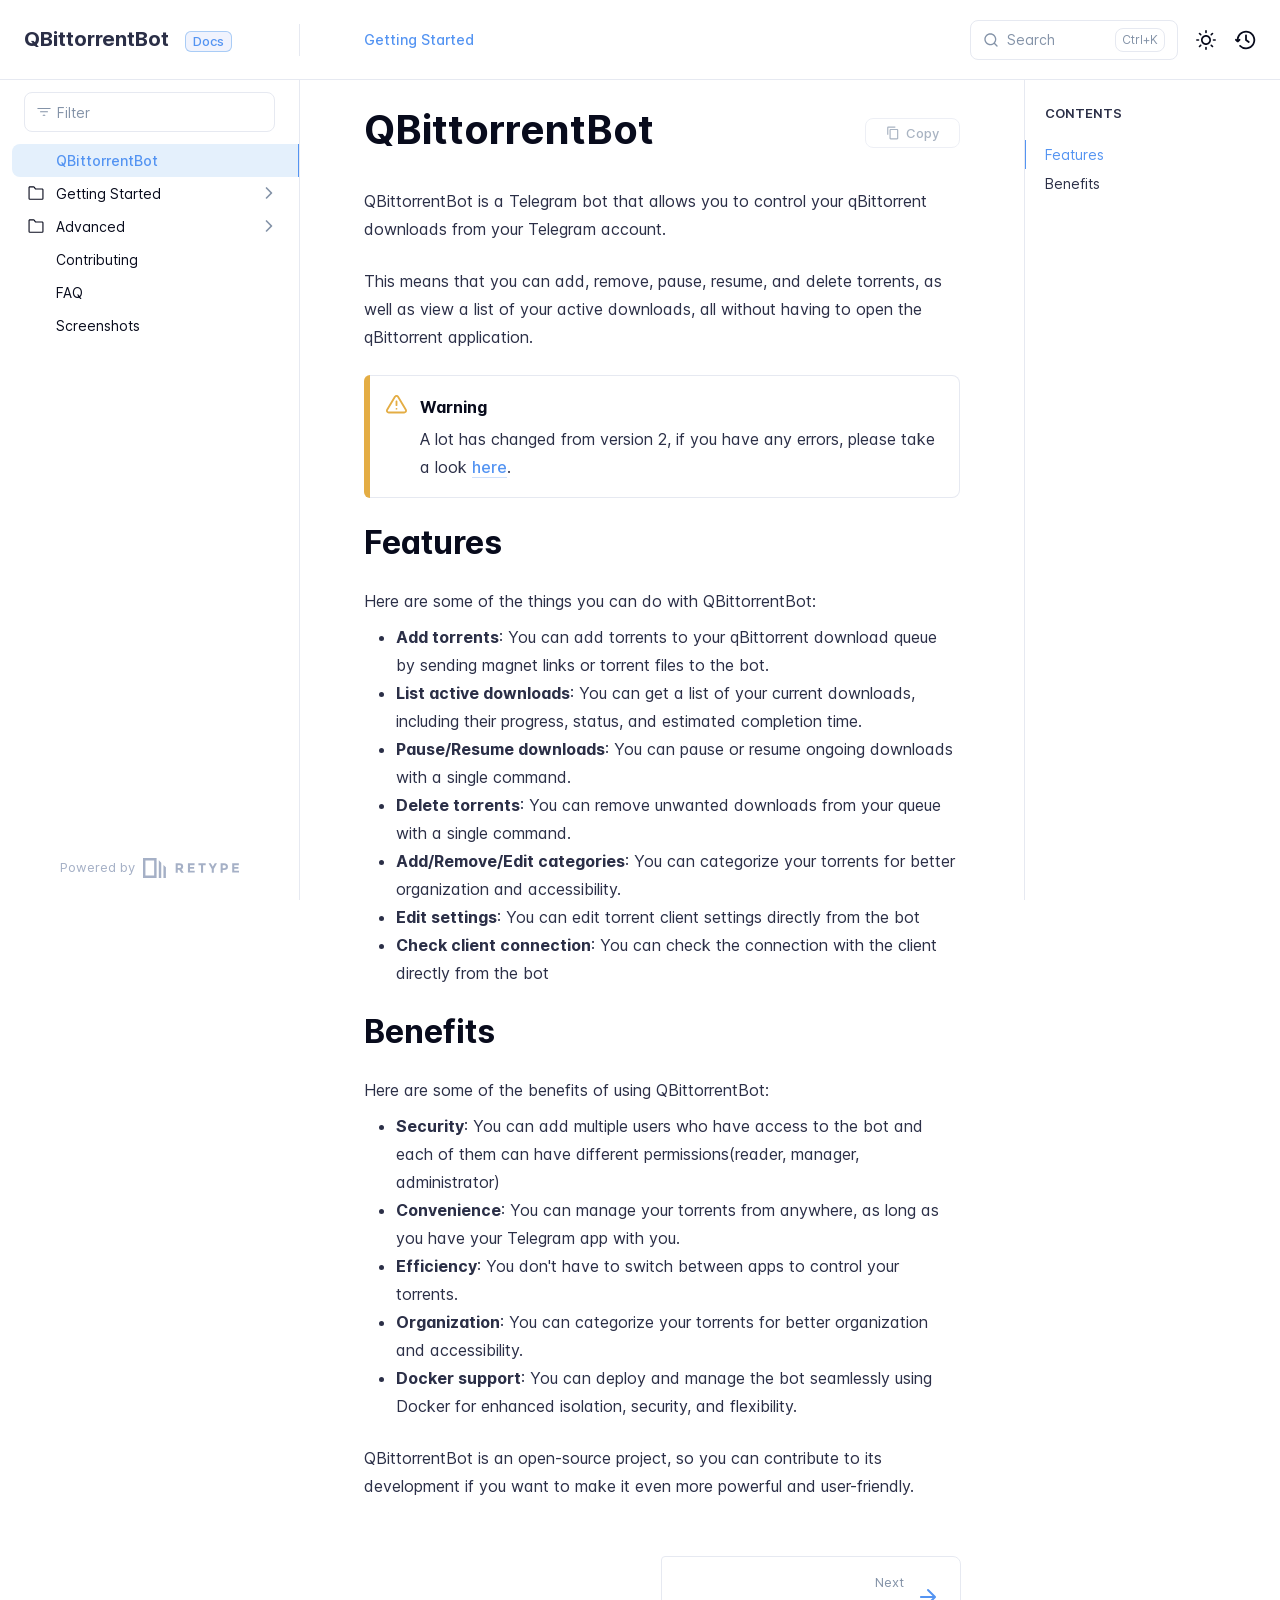
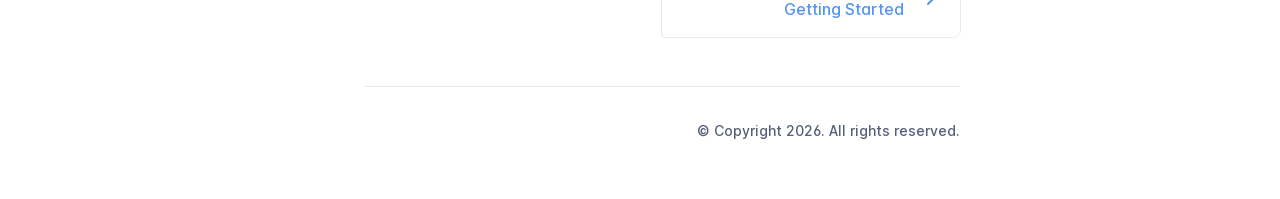
<file: index.html>
<!DOCTYPE html>
<html lang="en" class="h-full">
<head>
    <meta charset="UTF-8">
    <meta name="viewport" content="width=device-width,initial-scale=1">
    <meta name="color-scheme" content="light dark">
    <meta name="turbo-root" content="/QBittorrentBot">
    <meta name="turbo-cache-control" content="no-cache" data-turbo-track="reload" data-track-token="4.6.0.843993634672">

    <!-- See retype.com -->
    <meta name="generator" content="Retype 4.6.0">

    <!-- Primary Meta Tags -->
    <title>QBittorrentBot</title>
    <meta name="title" content="QBittorrentBot">
    <meta name="description" content="QBittorrentBot is a Telegram bot that allows you to control your qBittorrent downloads from your Telegram account.">

    <!-- Canonical -->
    <link rel="canonical" href="https://ch3p4ll3.github.io/QBittorrentBot/">
    <link rel="sitemap" type="application/xml" title="Sitemap" href="https://ch3p4ll3.github.io/QBittorrentBot/sitemap.xml">

    <!-- Open Graph -->
    <meta property="og:type" content="website">
    <meta property="og:url" content="https://ch3p4ll3.github.io/QBittorrentBot/">
    <meta property="og:title" content="QBittorrentBot">
    <meta property="og:description" content="QBittorrentBot is a Telegram bot that allows you to control your qBittorrent downloads from your Telegram account.">
    <meta property="og:site_name" content="QBittorrentBot">
    <meta property="og:locale" content="en_US">

    <!-- Twitter -->
    <meta name="twitter:card" content="summary_large_image">
    <meta name="twitter:url" content="https://ch3p4ll3.github.io/QBittorrentBot/">
    <meta name="twitter:title" content="QBittorrentBot">
    <meta name="twitter:description" content="QBittorrentBot is a Telegram bot that allows you to control your qBittorrent downloads from your Telegram account.">

    <!-- Alternate Markdown -->
    <link rel="alternate" type="text/markdown" href="https://ch3p4ll3.github.io/QBittorrentBot/index.md">

    <script data-cfasync="false">(function(){var cl=document.documentElement.classList,ls=localStorage.getItem("retype_scheme"),hd=cl.contains("dark"),hl=cl.contains("light"),wm=window.matchMedia&&window.matchMedia("(prefers-color-scheme: dark)").matches;if(ls==="dark"||(!ls&&wm&&!hd&&!hl)){cl.remove("light");cl.add("dark")}else if(ls==="light"||(!ls&&!wm&&!hd&&!hl)){cl.remove("dark");cl.add("light")}})();</script>

    <link href="resources/css/retype.css?v=4.6.0.843993634672" rel="stylesheet">

    <script data-cfasync="false" src="resources/js/config.js?v=4.6.0.843993634672" data-turbo-eval="false" defer></script>
    <script data-cfasync="false" src="resources/js/retype.js?v=4.6.0" data-turbo-eval="false" defer></script>
    <script id="lunr-js" data-cfasync="false" src="resources/js/lunr.js?v=4.6.0.843993634672" data-turbo-eval="false" defer></script>
</head>
<body>
    <div id="retype-app" class="relative text-base antialiased text-base-text bg-base-bg font-body">
    <div class="absolute bottom-0 left-0" style="top: 5rem; right: 50%"></div>

    <header id="retype-header" class="sticky top-0 z-30 flex w-full h-16 bg-header-bg border-b border-header-border md:h-20">
        <div class="container relative flex items-center justify-between pr-6 grow md:justify-start">
            <!-- Mobile menu button skeleton -->
            <button v-cloak class="skeleton retype-mobile-menu-button flex items-center justify-center shrink-0 overflow-hidden dark:text-white focus:outline-hidden rounded-full w-10 h-10 ml-3.5 md:hidden"><svg xmlns="http://www.w3.org/2000/svg" class="mb-px shrink-0" width="24" height="24" viewBox="0 0 24 24" role="presentation" style="margin-bottom: 0px;"><g fill="currentColor"><path d="M2 4h20v2H2zM2 11h20v2H2zM2 18h20v2H2z"></path></g></svg></button>
            <div v-cloak id="retype-sidebar-left-toggle-button"></div>
    
            <!-- Logo -->
            <div class="flex items-center justify-between h-full py-2 md:w-75">
                <div class="flex items-center px-2 md:px-6">
                    <a id="retype-branding-logo" href="https://ch3p4ll3.github.io/QBittorrentBot/" class="flex items-center leading-snug text-xl">
                        <span class="dark:text-white font-bold line-clamp-1 md:line-clamp-2">QBittorrentBot</span>
                    </a><span id="retype-branding-label" class="inline-flex mt-1 px-2 py-1 ml-4 text-xs font-medium leading-none items-center rounded-md bg-branding-label-bg text-branding-label-text ring-1 ring-branding-label-border ring-inset md:inline-block">Docs</span>
                </div>
    
                <span class="hidden h-8 border-r md:inline-block border-base-border"></span>
            </div>
    
            <div class="flex justify-between md:grow">
                <!-- Top Nav -->
                <nav id="retype-header-nav" class="hidden md:flex">
                    <ul class="flex flex-col mb-4 md:pl-16 md:mb-0 md:flex-row md:items-center">
                        <li class="mr-6">
                            <a class="py-2 md:mb-0 inline-flex items-center text-sm whitespace-nowrap transition-colors duration-200 ease-linear md:text-header-text font-header-text hover:text-header-text-hover" href="getting_started/">Getting Started</a>
                        </li>
    
                    </ul>
                </nav>
    
                <div v-cloak class="flex justify-end grow">
                    <div id="retype-mobile-search-button"></div>
                    <doc-search-desktop></doc-search-desktop>
    
                    <doc-theme-switch class="lg:ml-2"></doc-theme-switch>
                    <doc-history></doc-history>
                </div>
            </div>
        </div>
    </header>


    <div id="retype-container" class="container relative flex bg-white">
        <!-- Sidebar Skeleton -->
        <div v-cloak class="fixed flex flex-col shrink-0 duration-300 ease-in-out bg-sidebar-left-bg border-sidebar-left-border sidebar top-20 w-75 border-r h-screen md:sticky transition-transform skeleton">
        
            <div class="flex items-center h-16 px-6">
                <input id="retype-filter-input-mock" class="w-full h-10 pl-8 px-3 py-2 transition-colors duration-200 ease-linear bg-filter-bg border border-filter-border rounded-lg shadow-none md:text-sm hover:border-filter-border-hover focus:outline-hidden focus:border-filter-border-focus placeholder-filter-placeholder" type="text">
            </div>
        
            <div class="pl-6 mt-1 mb-4">
                <div class="w-32 h-3 mb-4 bg-skeleton-bg rounded-full loading"></div>
                <div class="w-48 h-3 mb-4 bg-skeleton-bg rounded-full loading"></div>
                <div class="w-40 h-3 mb-4 bg-skeleton-bg rounded-full loading"></div>
                <div class="w-32 h-3 mb-4 bg-skeleton-bg rounded-full loading"></div>
                <div class="w-48 h-3 mb-4 bg-skeleton-bg rounded-full loading"></div>
                <div class="w-40 h-3 mb-4 bg-skeleton-bg rounded-full loading"></div>
            </div>
        
            <div class="shrink-0 mt-auto bg-transparent dark:border-base-border">
                <a class="flex items-center justify-center flex-nowrap h-16 text-gray-350 dark:text-dark-400 hover:text-gray-600 dark:hover:text-dark-300 transition-colors duration-150 ease-in docs-powered-by" target="_blank" href="https://retype.com/" rel="noopener">
                    <span class="text-xs whitespace-nowrap">Powered by</span>
                    <svg xmlns="http://www.w3.org/2000/svg" class="ml-2" fill="currentColor" width="96" height="20" overflow="visible"><path d="M0 0v20h13.59V0H0zm11.15 17.54H2.44V2.46h8.71v15.08zM15.8 20h2.44V4.67L15.8 2.22zM20.45 6.89V20h2.44V9.34z"/><g><path d="M40.16 8.44c0 1.49-.59 2.45-1.75 2.88l2.34 3.32h-2.53l-2.04-2.96h-1.43v2.96h-2.06V5.36h3.5c1.43 0 2.46.24 3.07.73s.9 1.27.9 2.35zm-2.48 1.1c.26-.23.38-.59.38-1.09 0-.5-.13-.84-.4-1.03s-.73-.28-1.39-.28h-1.54v2.75h1.5c.72 0 1.2-.12 1.45-.35zM51.56 5.36V7.2h-4.59v1.91h4.13v1.76h-4.13v1.92h4.74v1.83h-6.79V5.36h6.64zM60.09 7.15v7.48h-2.06V7.15h-2.61V5.36h7.28v1.79h-2.61zM70.81 14.64h-2.06v-3.66l-3.19-5.61h2.23l1.99 3.45 1.99-3.45H74l-3.19 5.61v3.66zM83.99 6.19c.65.55.97 1.4.97 2.55s-.33 1.98-1 2.51-1.68.8-3.04.8h-1.23v2.59h-2.06V5.36h3.26c1.42 0 2.45.28 3.1.83zm-1.51 3.65c.25-.28.37-.69.37-1.22s-.16-.92-.48-1.14c-.32-.23-.82-.34-1.5-.34H79.7v3.12h1.38c.68 0 1.15-.14 1.4-.42zM95.85 5.36V7.2h-4.59v1.91h4.13v1.76h-4.13v1.92H96v1.83h-6.79V5.36h6.64z"/></g></svg>
                </a>
            </div>
        </div>
        
        <!-- Sidebar component -->
        <doc-sidebar v-cloak>
            <template #sidebar-footer>
                <div class="shrink-0 mt-auto border-t md:bg-transparent md:border-none dark:border-base-border">
        
                    <div class="py-3 px-6 md:hidden border-b dark:border-base-border">
                        <nav>
                            <ul class="flex flex-wrap justify-center items-center">
                                <li class="mr-6">
                                    <a class="block py-1 inline-flex items-center text-sm whitespace-nowrap transition-colors duration-200 ease-linear md:text-header-text font-header-text hover:text-header-text-hover" href="getting_started/">Getting Started</a>
                                </li>
        
                            </ul>
                        </nav>
                    </div>
        
                    <a class="flex items-center justify-center flex-nowrap h-16 text-gray-350 dark:text-dark-400 hover:text-gray-600 dark:hover:text-dark-300 transition-colors duration-150 ease-in docs-powered-by" target="_blank" href="https://retype.com/" rel="noopener">
                        <span class="text-xs whitespace-nowrap">Powered by</span>
                        <svg xmlns="http://www.w3.org/2000/svg" class="ml-2" fill="currentColor" width="96" height="20" overflow="visible"><path d="M0 0v20h13.59V0H0zm11.15 17.54H2.44V2.46h8.71v15.08zM15.8 20h2.44V4.67L15.8 2.22zM20.45 6.89V20h2.44V9.34z"/><g><path d="M40.16 8.44c0 1.49-.59 2.45-1.75 2.88l2.34 3.32h-2.53l-2.04-2.96h-1.43v2.96h-2.06V5.36h3.5c1.43 0 2.46.24 3.07.73s.9 1.27.9 2.35zm-2.48 1.1c.26-.23.38-.59.38-1.09 0-.5-.13-.84-.4-1.03s-.73-.28-1.39-.28h-1.54v2.75h1.5c.72 0 1.2-.12 1.45-.35zM51.56 5.36V7.2h-4.59v1.91h4.13v1.76h-4.13v1.92h4.74v1.83h-6.79V5.36h6.64zM60.09 7.15v7.48h-2.06V7.15h-2.61V5.36h7.28v1.79h-2.61zM70.81 14.64h-2.06v-3.66l-3.19-5.61h2.23l1.99 3.45 1.99-3.45H74l-3.19 5.61v3.66zM83.99 6.19c.65.55.97 1.4.97 2.55s-.33 1.98-1 2.51-1.68.8-3.04.8h-1.23v2.59h-2.06V5.36h3.26c1.42 0 2.45.28 3.1.83zm-1.51 3.65c.25-.28.37-.69.37-1.22s-.16-.92-.48-1.14c-.32-.23-.82-.34-1.5-.34H79.7v3.12h1.38c.68 0 1.15-.14 1.4-.42zM95.85 5.36V7.2h-4.59v1.91h4.13v1.76h-4.13v1.92H96v1.83h-6.79V5.36h6.64z"/></g></svg>
                    </a>
                </div>
            </template>
        </doc-sidebar>

        <div class="grow min-w-0 bg-body-bg">
            <!-- Render "toolbar" template here on api pages --><!-- Render page content -->
<div class="flex">
    <div id="retype-main" class="min-w-0 p-4 grow md:px-16">
        <main class="relative pb-12 lg:pt-2">
            <div class="relative retype-markdown" id="retype-content">
                <!-- Rendered if sidebar right is enabled -->
                <div id="retype-sidebar-right-toggle"></div>
                <doc-page-actions></doc-page-actions>

                <!-- Page content  -->
<h1 id="qbittorrentbot">QBittorrentBot</h1>
<p>QBittorrentBot is a Telegram bot that allows you to control your qBittorrent downloads from your Telegram account.</p>
<p>This means that you can add, remove, pause, resume, and delete torrents, as well as view a list of your active downloads, all without having to open the qBittorrent application.</p>
<div class="flex mb-6">
    <div class="shrink-0 w-1.5 rounded-tl-lg rounded-bl-lg bg-callout-warning"></div>
    <div class="flex w-full py-4 border border-l-0 rounded-tr-lg rounded-br-lg doc-callout bg-callout-base-bg border-callout-base-border" role="alert">
        <div class="flex items-center ml-4 h-7">
            <svg xmlns="http://www.w3.org/2000/svg" class="block text-callout-warning" width="22" height="22" viewBox="0 0 24 24" role="presentation">
                <g fill="currentColor"><g>
                    <path d="M22.48 15.59L14.01 1.45A2.968 2.968 0 0012.16.09c-.78-.19-1.58-.07-2.27.35-.41.25-.76.6-1.01 1.01v.01L.4 15.6c-.83 1.43-.33 3.27 1.1 4.1.45.26.95.4 1.48.4h16.95c.8-.01 1.55-.33 2.11-.9.56-.57.87-1.33.86-2.13a3.04 3.04 0 00-.42-1.48zm-1.87 2.21c-.19.19-.44.3-.69.3H2.99c-.17 0-.34-.05-.49-.13a.992.992 0 01-.37-1.35L10.6 2.48c.08-.14.2-.25.34-.33a.992.992 0 011.37.33l8.46 14.13c.09.15.13.32.13.49 0 .26-.1.51-.29.7z"></path>
                    <path d="M11.45 12.1c.55 0 1-.45 1-1v-4c0-.55-.45-1-1-1s-1 .45-1 1v4c0 .56.45 1 1 1zM11.46 14.1c-.56 0-1 .45-1 1s.45 1 1 1 1-.45 1-1-.45-1-1-1z"></path>
                </g></g>
            </svg>
        </div>
        <div class="pr-5 ml-3 w-full">
            <h5>Warning</h5>
<p>A lot has changed from version 2, if you have any errors, please take a look <a href="getting_started/migrating_to_v3/">here</a>.</p>
        </div>
    </div>
</div>
<h2 id="features">Features</h2>
<p>Here are some of the things you can do with QBittorrentBot:</p>
<ul>
<li><strong>Add torrents</strong>: You can add torrents to your qBittorrent download queue by sending magnet links or torrent files to the bot.</li>
<li><strong>List active downloads</strong>: You can get a list of your current downloads, including their progress, status, and estimated completion time.</li>
<li><strong>Pause/Resume downloads</strong>: You can pause or resume ongoing downloads with a single command.</li>
<li><strong>Delete torrents</strong>: You can remove unwanted downloads from your queue with a single command.</li>
<li><strong>Add/Remove/Edit categories</strong>: You can categorize your torrents for better organization and accessibility.</li>
<li><strong>Edit settings</strong>: You can edit torrent client settings directly from the bot</li>
<li><strong>Check client connection</strong>: You can check the connection with the client directly from the bot</li>
</ul>
<h2 id="benefits">Benefits</h2>
<p>Here are some of the benefits of using QBittorrentBot:</p>
<ul>
<li><strong>Security</strong>: You can add multiple users who have access to the bot and each of them can have different permissions(reader, manager, administrator)</li>
<li><strong>Convenience</strong>: You can manage your torrents from anywhere, as long as you have your Telegram app with you.</li>
<li><strong>Efficiency</strong>: You don&#x27;t have to switch between apps to control your torrents.</li>
<li><strong>Organization</strong>: You can categorize your torrents for better organization and accessibility.</li>
<li><strong>Docker support</strong>: You can deploy and manage the bot seamlessly using Docker for enhanced isolation, security, and flexibility.</li>
</ul>
<p>QBittorrentBot is an open-source project, so you can contribute to its development if you want to make it even more powerful and user-friendly.</p>

                
                <!-- Required only on API pages -->
                <doc-toolbar-member-filter-no-results></doc-toolbar-member-filter-no-results>
            </div>
            <footer id="retype-content-footer" class="clear-both">
            
                <nav id="retype-nextprev" class="print:hidden flex mt-14">
                    <div class="w-1/2">
                    </div>
            
                    <div class="w-1/2">
                        <a class="px-5 py-4 -mx-px h-full flex items-center justify-end break-normal font-medium text-body-link border border-base-border hover:border-base-border-hover rounded-l rounded-r-lg transition-colors duration-150 relative hover:z-5" href="getting_started/">
                            <span>
                                <span class="block text-xs font-normal text-right text-base-text-muted">Next</span>
                                <span class="block mt-1">Getting Started</span>
                            </span>
                            <svg xmlns="http://www.w3.org/2000/svg" class="ml-3" width="24" height="24" viewBox="0 0 24 24" fill="currentColor" overflow="visible"><path d="M19.92 12.38a1 1 0 00-.22-1.09l-7-7a.996.996 0 10-1.41 1.41l5.3 5.3H5c-.55 0-1 .45-1 1s.45 1 1 1h11.59l-5.29 5.29a.996.996 0 000 1.41c.19.2.44.3.7.3s.51-.1.71-.29l7-7c.09-.09.16-.21.21-.33z" /><path fill="none" d="M0 0h24v24H0z" /></svg>
                        </a>
                    </div>
                </nav>
            </footer>
        </main>

        <div id="retype-page-footer" class="print:border-none border-t border-base-border pt-6 mb-8">
            <footer class="flex flex-wrap items-center justify-between print:justify-center">
                <div id="retype-footer-links" class="print:hidden">
                    <ul class="flex flex-wrap items-center text-sm">
                    </ul>
                </div>
                <div id="retype-copyright" class="print:justify-center py-2 text-footer-text font-footer-link text-sm leading-relaxed"><p>© Copyright 2026. All rights reserved.</p></div>
            </footer>
        </div>
    </div>

    <!-- Rendered if sidebar right is enabled -->
    <!-- Sidebar right skeleton-->
    <div v-cloak class="fixed top-0 bottom-0 right-0 translate-x-full bg-sidebar-right-bg border-sidebar-right-border lg:sticky lg:border-l lg:shrink-0 lg:pt-6 lg:translate-x-0 sm:w-1/2 lg:w-64 lg:z-0 md:w-104 sidebar-right skeleton">
        <div class="pl-5">
            <div class="w-32 h-3 mb-4 bg-skeleton-bg rounded-full loading"></div>
            <div class="w-48 h-3 mb-4 bg-skeleton-bg rounded-full loading"></div>
            <div class="w-40 h-3 mb-4 bg-skeleton-bg rounded-full loading"></div>
        </div>
    </div>

    <!-- User should be able to hide sidebar right -->
    <doc-sidebar-right v-cloak></doc-sidebar-right>
</div>

        </div>
    </div>

    <doc-search-mobile></doc-search-mobile>
    <doc-back-to-top></doc-back-to-top>
</div>


    <div id="retype-overlay-target"></div>

        <script data-cfasync="false">window.__DOCS__ = { "title": "QBittorrentBot", isRoot: true, level: 0, icon: "file", hasPrism: false, hasInstagram: false, hasMermaid: false, hasMath: false, tocDepth: 23, "md": "/index.md" }</script>
</body>
</html>
</file>
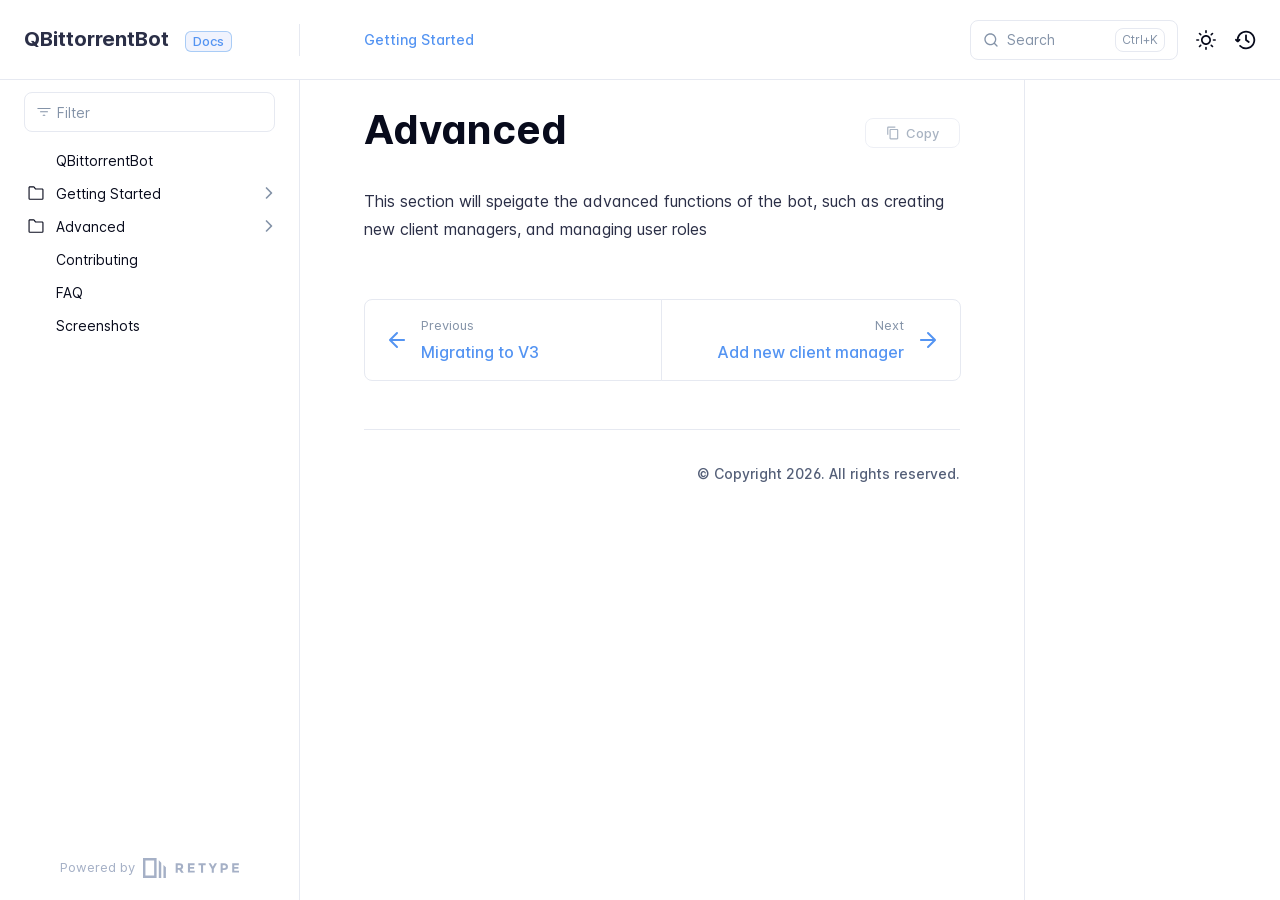
<file: advanced/index.html>
<!DOCTYPE html>
<html lang="en" class="h-full">
<head>
    <meta charset="UTF-8">
    <meta name="viewport" content="width=device-width,initial-scale=1">
    <meta name="color-scheme" content="light dark">
    <meta name="turbo-root" content="/QBittorrentBot">
    <meta name="turbo-cache-control" content="no-cache" data-turbo-track="reload" data-track-token="4.6.0.843993634672">

    <!-- See retype.com -->
    <meta name="generator" content="Retype 4.6.0">

    <!-- Primary Meta Tags -->
    <title>Advanced</title>
    <meta name="title" content="Advanced">
    <meta name="description" content="This section will speigate the advanced functions of the bot, such as creating new client managers, and managing user roles">

    <!-- Canonical -->
    <link rel="canonical" href="https://ch3p4ll3.github.io/QBittorrentBot/advanced/">
    <link rel="sitemap" type="application/xml" title="Sitemap" href="https://ch3p4ll3.github.io/QBittorrentBot/sitemap.xml">

    <!-- Open Graph -->
    <meta property="og:type" content="website">
    <meta property="og:url" content="https://ch3p4ll3.github.io/QBittorrentBot/advanced/">
    <meta property="og:title" content="Advanced">
    <meta property="og:description" content="This section will speigate the advanced functions of the bot, such as creating new client managers, and managing user roles">
    <meta property="og:site_name" content="QBittorrentBot">
    <meta property="og:locale" content="en_US">

    <!-- Twitter -->
    <meta name="twitter:card" content="summary_large_image">
    <meta name="twitter:url" content="https://ch3p4ll3.github.io/QBittorrentBot/advanced/">
    <meta name="twitter:title" content="Advanced">
    <meta name="twitter:description" content="This section will speigate the advanced functions of the bot, such as creating new client managers, and managing user roles">

    <!-- Alternate Markdown -->
    <link rel="alternate" type="text/markdown" href="https://ch3p4ll3.github.io/QBittorrentBot/advanced/index.md">

    <script data-cfasync="false">(function(){var cl=document.documentElement.classList,ls=localStorage.getItem("retype_scheme"),hd=cl.contains("dark"),hl=cl.contains("light"),wm=window.matchMedia&&window.matchMedia("(prefers-color-scheme: dark)").matches;if(ls==="dark"||(!ls&&wm&&!hd&&!hl)){cl.remove("light");cl.add("dark")}else if(ls==="light"||(!ls&&!wm&&!hd&&!hl)){cl.remove("dark");cl.add("light")}})();</script>

    <link href="../resources/css/retype.css?v=4.6.0.843993634672" rel="stylesheet">

    <script data-cfasync="false" src="../resources/js/config.js?v=4.6.0.843993634672" data-turbo-eval="false" defer></script>
    <script data-cfasync="false" src="../resources/js/retype.js?v=4.6.0" data-turbo-eval="false" defer></script>
    <script id="lunr-js" data-cfasync="false" src="../resources/js/lunr.js?v=4.6.0.843993634672" data-turbo-eval="false" defer></script>
</head>
<body>
    <div id="retype-app" class="relative text-base antialiased text-base-text bg-base-bg font-body">
    <div class="absolute bottom-0 left-0" style="top: 5rem; right: 50%"></div>

    <header id="retype-header" class="sticky top-0 z-30 flex w-full h-16 bg-header-bg border-b border-header-border md:h-20">
        <div class="container relative flex items-center justify-between pr-6 grow md:justify-start">
            <!-- Mobile menu button skeleton -->
            <button v-cloak class="skeleton retype-mobile-menu-button flex items-center justify-center shrink-0 overflow-hidden dark:text-white focus:outline-hidden rounded-full w-10 h-10 ml-3.5 md:hidden"><svg xmlns="http://www.w3.org/2000/svg" class="mb-px shrink-0" width="24" height="24" viewBox="0 0 24 24" role="presentation" style="margin-bottom: 0px;"><g fill="currentColor"><path d="M2 4h20v2H2zM2 11h20v2H2zM2 18h20v2H2z"></path></g></svg></button>
            <div v-cloak id="retype-sidebar-left-toggle-button"></div>
    
            <!-- Logo -->
            <div class="flex items-center justify-between h-full py-2 md:w-75">
                <div class="flex items-center px-2 md:px-6">
                    <a id="retype-branding-logo" href="https://ch3p4ll3.github.io/QBittorrentBot/" class="flex items-center leading-snug text-xl">
                        <span class="dark:text-white font-bold line-clamp-1 md:line-clamp-2">QBittorrentBot</span>
                    </a><span id="retype-branding-label" class="inline-flex mt-1 px-2 py-1 ml-4 text-xs font-medium leading-none items-center rounded-md bg-branding-label-bg text-branding-label-text ring-1 ring-branding-label-border ring-inset md:inline-block">Docs</span>
                </div>
    
                <span class="hidden h-8 border-r md:inline-block border-base-border"></span>
            </div>
    
            <div class="flex justify-between md:grow">
                <!-- Top Nav -->
                <nav id="retype-header-nav" class="hidden md:flex">
                    <ul class="flex flex-col mb-4 md:pl-16 md:mb-0 md:flex-row md:items-center">
                        <li class="mr-6">
                            <a class="py-2 md:mb-0 inline-flex items-center text-sm whitespace-nowrap transition-colors duration-200 ease-linear md:text-header-text font-header-text hover:text-header-text-hover" href="../getting_started/">Getting Started</a>
                        </li>
    
                    </ul>
                </nav>
    
                <div v-cloak class="flex justify-end grow">
                    <div id="retype-mobile-search-button"></div>
                    <doc-search-desktop></doc-search-desktop>
    
                    <doc-theme-switch class="lg:ml-2"></doc-theme-switch>
                    <doc-history></doc-history>
                </div>
            </div>
        </div>
    </header>


    <div id="retype-container" class="container relative flex bg-white">
        <!-- Sidebar Skeleton -->
        <div v-cloak class="fixed flex flex-col shrink-0 duration-300 ease-in-out bg-sidebar-left-bg border-sidebar-left-border sidebar top-20 w-75 border-r h-screen md:sticky transition-transform skeleton">
        
            <div class="flex items-center h-16 px-6">
                <input id="retype-filter-input-mock" class="w-full h-10 pl-8 px-3 py-2 transition-colors duration-200 ease-linear bg-filter-bg border border-filter-border rounded-lg shadow-none md:text-sm hover:border-filter-border-hover focus:outline-hidden focus:border-filter-border-focus placeholder-filter-placeholder" type="text">
            </div>
        
            <div class="pl-6 mt-1 mb-4">
                <div class="w-32 h-3 mb-4 bg-skeleton-bg rounded-full loading"></div>
                <div class="w-48 h-3 mb-4 bg-skeleton-bg rounded-full loading"></div>
                <div class="w-40 h-3 mb-4 bg-skeleton-bg rounded-full loading"></div>
                <div class="w-32 h-3 mb-4 bg-skeleton-bg rounded-full loading"></div>
                <div class="w-48 h-3 mb-4 bg-skeleton-bg rounded-full loading"></div>
                <div class="w-40 h-3 mb-4 bg-skeleton-bg rounded-full loading"></div>
            </div>
        
            <div class="shrink-0 mt-auto bg-transparent dark:border-base-border">
                <a class="flex items-center justify-center flex-nowrap h-16 text-gray-350 dark:text-dark-400 hover:text-gray-600 dark:hover:text-dark-300 transition-colors duration-150 ease-in docs-powered-by" target="_blank" href="https://retype.com/" rel="noopener">
                    <span class="text-xs whitespace-nowrap">Powered by</span>
                    <svg xmlns="http://www.w3.org/2000/svg" class="ml-2" fill="currentColor" width="96" height="20" overflow="visible"><path d="M0 0v20h13.59V0H0zm11.15 17.54H2.44V2.46h8.71v15.08zM15.8 20h2.44V4.67L15.8 2.22zM20.45 6.89V20h2.44V9.34z"/><g><path d="M40.16 8.44c0 1.49-.59 2.45-1.75 2.88l2.34 3.32h-2.53l-2.04-2.96h-1.43v2.96h-2.06V5.36h3.5c1.43 0 2.46.24 3.07.73s.9 1.27.9 2.35zm-2.48 1.1c.26-.23.38-.59.38-1.09 0-.5-.13-.84-.4-1.03s-.73-.28-1.39-.28h-1.54v2.75h1.5c.72 0 1.2-.12 1.45-.35zM51.56 5.36V7.2h-4.59v1.91h4.13v1.76h-4.13v1.92h4.74v1.83h-6.79V5.36h6.64zM60.09 7.15v7.48h-2.06V7.15h-2.61V5.36h7.28v1.79h-2.61zM70.81 14.64h-2.06v-3.66l-3.19-5.61h2.23l1.99 3.45 1.99-3.45H74l-3.19 5.61v3.66zM83.99 6.19c.65.55.97 1.4.97 2.55s-.33 1.98-1 2.51-1.68.8-3.04.8h-1.23v2.59h-2.06V5.36h3.26c1.42 0 2.45.28 3.1.83zm-1.51 3.65c.25-.28.37-.69.37-1.22s-.16-.92-.48-1.14c-.32-.23-.82-.34-1.5-.34H79.7v3.12h1.38c.68 0 1.15-.14 1.4-.42zM95.85 5.36V7.2h-4.59v1.91h4.13v1.76h-4.13v1.92H96v1.83h-6.79V5.36h6.64z"/></g></svg>
                </a>
            </div>
        </div>
        
        <!-- Sidebar component -->
        <doc-sidebar v-cloak>
            <template #sidebar-footer>
                <div class="shrink-0 mt-auto border-t md:bg-transparent md:border-none dark:border-base-border">
        
                    <div class="py-3 px-6 md:hidden border-b dark:border-base-border">
                        <nav>
                            <ul class="flex flex-wrap justify-center items-center">
                                <li class="mr-6">
                                    <a class="block py-1 inline-flex items-center text-sm whitespace-nowrap transition-colors duration-200 ease-linear md:text-header-text font-header-text hover:text-header-text-hover" href="../getting_started/">Getting Started</a>
                                </li>
        
                            </ul>
                        </nav>
                    </div>
        
                    <a class="flex items-center justify-center flex-nowrap h-16 text-gray-350 dark:text-dark-400 hover:text-gray-600 dark:hover:text-dark-300 transition-colors duration-150 ease-in docs-powered-by" target="_blank" href="https://retype.com/" rel="noopener">
                        <span class="text-xs whitespace-nowrap">Powered by</span>
                        <svg xmlns="http://www.w3.org/2000/svg" class="ml-2" fill="currentColor" width="96" height="20" overflow="visible"><path d="M0 0v20h13.59V0H0zm11.15 17.54H2.44V2.46h8.71v15.08zM15.8 20h2.44V4.67L15.8 2.22zM20.45 6.89V20h2.44V9.34z"/><g><path d="M40.16 8.44c0 1.49-.59 2.45-1.75 2.88l2.34 3.32h-2.53l-2.04-2.96h-1.43v2.96h-2.06V5.36h3.5c1.43 0 2.46.24 3.07.73s.9 1.27.9 2.35zm-2.48 1.1c.26-.23.38-.59.38-1.09 0-.5-.13-.84-.4-1.03s-.73-.28-1.39-.28h-1.54v2.75h1.5c.72 0 1.2-.12 1.45-.35zM51.56 5.36V7.2h-4.59v1.91h4.13v1.76h-4.13v1.92h4.74v1.83h-6.79V5.36h6.64zM60.09 7.15v7.48h-2.06V7.15h-2.61V5.36h7.28v1.79h-2.61zM70.81 14.64h-2.06v-3.66l-3.19-5.61h2.23l1.99 3.45 1.99-3.45H74l-3.19 5.61v3.66zM83.99 6.19c.65.55.97 1.4.97 2.55s-.33 1.98-1 2.51-1.68.8-3.04.8h-1.23v2.59h-2.06V5.36h3.26c1.42 0 2.45.28 3.1.83zm-1.51 3.65c.25-.28.37-.69.37-1.22s-.16-.92-.48-1.14c-.32-.23-.82-.34-1.5-.34H79.7v3.12h1.38c.68 0 1.15-.14 1.4-.42zM95.85 5.36V7.2h-4.59v1.91h4.13v1.76h-4.13v1.92H96v1.83h-6.79V5.36h6.64z"/></g></svg>
                    </a>
                </div>
            </template>
        </doc-sidebar>

        <div class="grow min-w-0 bg-body-bg">
            <!-- Render "toolbar" template here on api pages --><!-- Render page content -->
<div class="flex">
    <div id="retype-main" class="min-w-0 p-4 grow md:px-16">
        <main class="relative pb-12 lg:pt-2">
            <div class="relative retype-markdown" id="retype-content">
                <!-- Rendered if sidebar right is enabled -->
                <div id="retype-sidebar-right-toggle"></div>
                <doc-page-actions></doc-page-actions>

                <!-- Page content  -->
<h1 id="advanced">Advanced</h1>
<p>This section will speigate the advanced functions of the bot, such as creating new client managers, and managing user roles</p>

                
                <!-- Required only on API pages -->
                <doc-toolbar-member-filter-no-results></doc-toolbar-member-filter-no-results>
            </div>
            <footer id="retype-content-footer" class="clear-both">
            
                <nav id="retype-nextprev" class="print:hidden flex mt-14">
                    <div class="w-1/2">
                        <a class="px-5 py-4 h-full flex items-center break-normal font-medium text-body-link border border-base-border hover:border-base-border-hover rounded-l-lg transition-colors duration-150 relative hover:z-5" href="../getting_started/migrating_to_v3/">
                            <svg xmlns="http://www.w3.org/2000/svg" class="mr-3" width="24" height="24" viewBox="0 0 24 24" fill="currentColor" overflow="visible"><path d="M19 11H7.41l5.29-5.29a.996.996 0 10-1.41-1.41l-7 7a1 1 0 000 1.42l7 7a1.024 1.024 0 001.42-.01.996.996 0 000-1.41L7.41 13H19c.55 0 1-.45 1-1s-.45-1-1-1z" /><path fill="none" d="M0 0h24v24H0z" /></svg>
                            <span>
                                <span class="block text-xs font-normal text-base-text-muted">Previous</span>
                                <span class="block mt-1">Migrating to V​3</span>
                            </span>
                        </a>
                    </div>
            
                    <div class="w-1/2">
                        <a class="px-5 py-4 -mx-px h-full flex items-center justify-end break-normal font-medium text-body-link border border-base-border hover:border-base-border-hover rounded-r-lg transition-colors duration-150 relative hover:z-5" href="../advanced/add_new_client_manager/">
                            <span>
                                <span class="block text-xs font-normal text-right text-base-text-muted">Next</span>
                                <span class="block mt-1">Add new client manager</span>
                            </span>
                            <svg xmlns="http://www.w3.org/2000/svg" class="ml-3" width="24" height="24" viewBox="0 0 24 24" fill="currentColor" overflow="visible"><path d="M19.92 12.38a1 1 0 00-.22-1.09l-7-7a.996.996 0 10-1.41 1.41l5.3 5.3H5c-.55 0-1 .45-1 1s.45 1 1 1h11.59l-5.29 5.29a.996.996 0 000 1.41c.19.2.44.3.7.3s.51-.1.71-.29l7-7c.09-.09.16-.21.21-.33z" /><path fill="none" d="M0 0h24v24H0z" /></svg>
                        </a>
                    </div>
                </nav>
            </footer>
        </main>

        <div id="retype-page-footer" class="print:border-none border-t border-base-border pt-6 mb-8">
            <footer class="flex flex-wrap items-center justify-between print:justify-center">
                <div id="retype-footer-links" class="print:hidden">
                    <ul class="flex flex-wrap items-center text-sm">
                    </ul>
                </div>
                <div id="retype-copyright" class="print:justify-center py-2 text-footer-text font-footer-link text-sm leading-relaxed"><p>© Copyright 2026. All rights reserved.</p></div>
            </footer>
        </div>
    </div>

    <!-- Rendered if sidebar right is enabled -->
    <!-- Sidebar right skeleton-->
    <div v-cloak class="fixed top-0 bottom-0 right-0 translate-x-full bg-sidebar-right-bg border-sidebar-right-border lg:sticky lg:border-l lg:shrink-0 lg:pt-6 lg:translate-x-0 sm:w-1/2 lg:w-64 lg:z-0 md:w-104 sidebar-right skeleton">
        <div class="pl-5">
            <div class="w-32 h-3 mb-4 bg-skeleton-bg rounded-full loading"></div>
            <div class="w-48 h-3 mb-4 bg-skeleton-bg rounded-full loading"></div>
            <div class="w-40 h-3 mb-4 bg-skeleton-bg rounded-full loading"></div>
        </div>
    </div>

    <!-- User should be able to hide sidebar right -->
    <doc-sidebar-right v-cloak></doc-sidebar-right>
</div>

        </div>
    </div>

    <doc-search-mobile></doc-search-mobile>
    <doc-back-to-top></doc-back-to-top>
</div>


    <div id="retype-overlay-target"></div>

        <script data-cfasync="false">window.__DOCS__ = { "title": "Advanced", level: 1, icon: "file", hasPrism: false, hasInstagram: false, hasMermaid: false, hasMath: false, tocDepth: 23, "md": "/advanced/index.md" }</script>
</body>
</html>
</file>
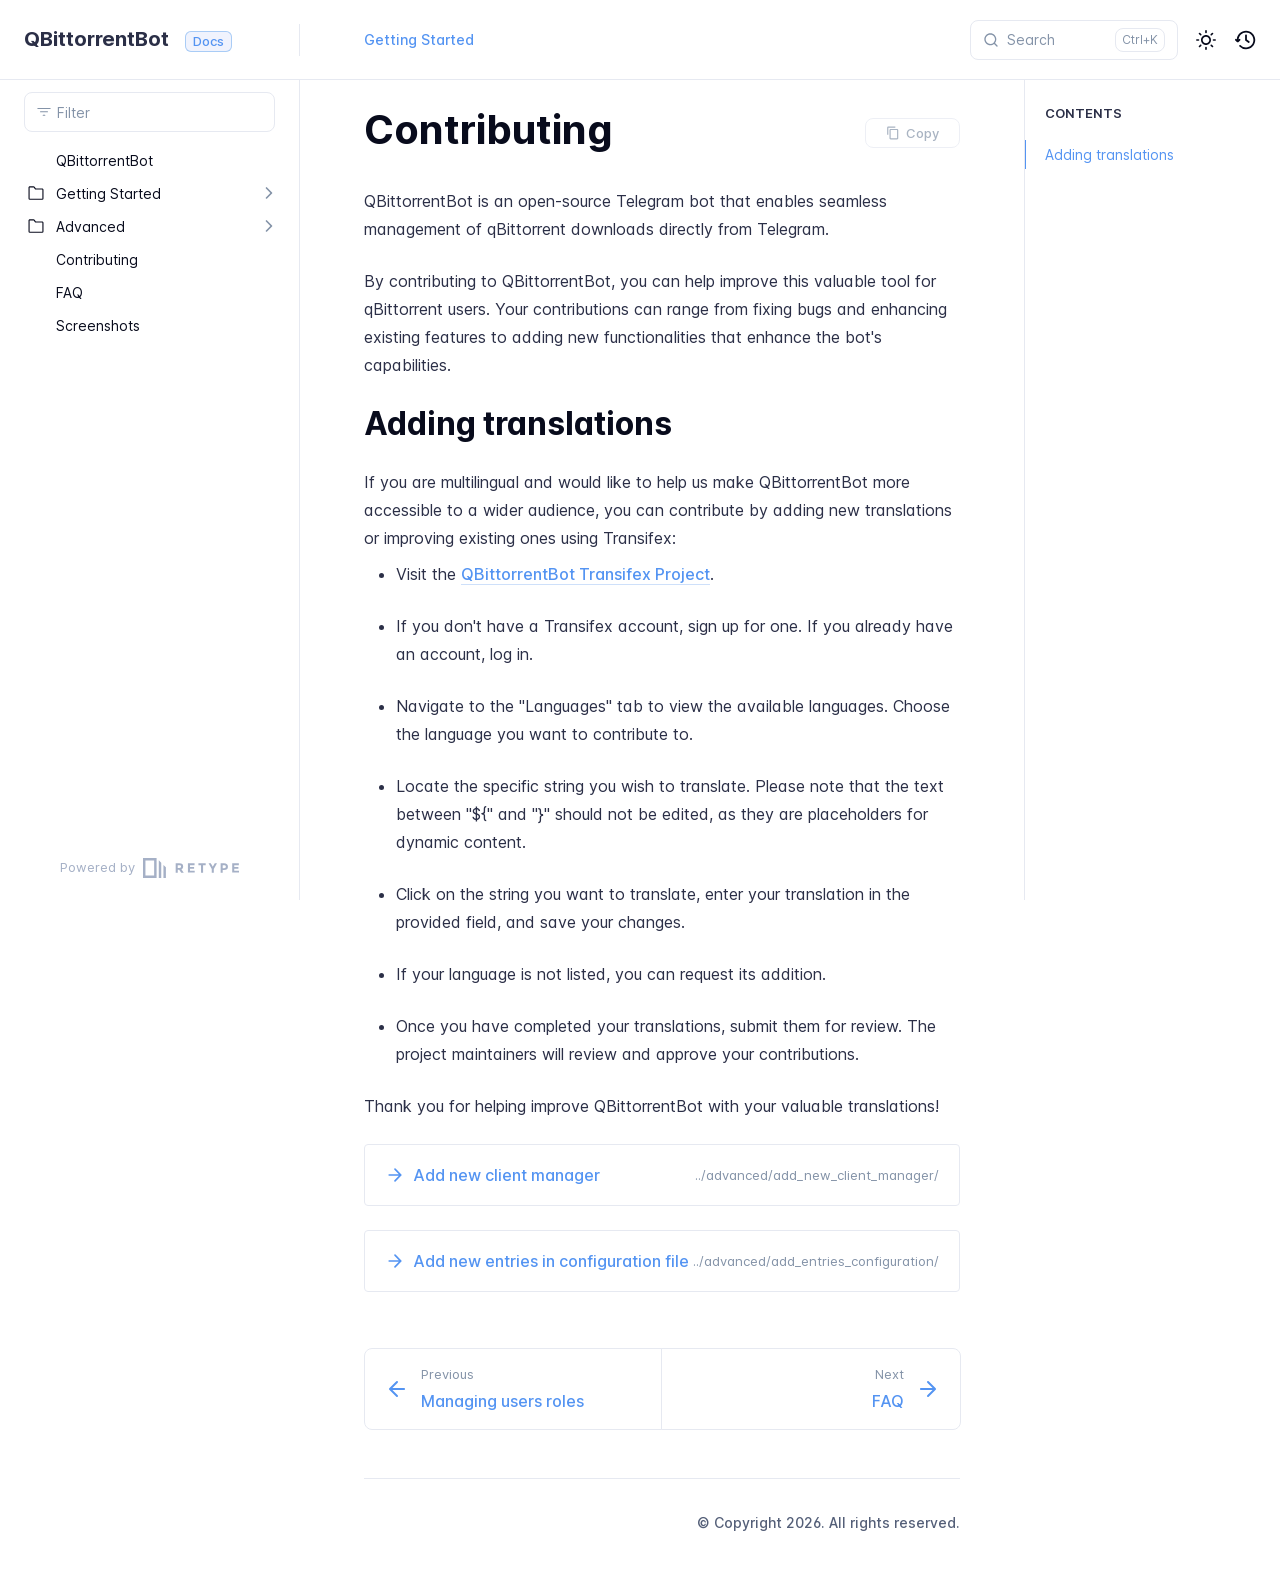
<file: contributing/index.html>
<!DOCTYPE html>
<html lang="en" class="h-full">
<head>
    <meta charset="UTF-8">
    <meta name="viewport" content="width=device-width,initial-scale=1">
    <meta name="color-scheme" content="light dark">
    <meta name="turbo-root" content="/QBittorrentBot">
    <meta name="turbo-cache-control" content="no-cache" data-turbo-track="reload" data-track-token="4.6.0.843993634672">

    <!-- See retype.com -->
    <meta name="generator" content="Retype 4.6.0">

    <!-- Primary Meta Tags -->
    <title>Contributing</title>
    <meta name="title" content="Contributing">
    <meta name="description" content="QBittorrentBot is an open-source Telegram bot that enables seamless management of qBittorrent downloads directly from Telegram.">

    <!-- Canonical -->
    <link rel="canonical" href="https://ch3p4ll3.github.io/QBittorrentBot/contributing/">
    <link rel="sitemap" type="application/xml" title="Sitemap" href="https://ch3p4ll3.github.io/QBittorrentBot/sitemap.xml">

    <!-- Open Graph -->
    <meta property="og:type" content="website">
    <meta property="og:url" content="https://ch3p4ll3.github.io/QBittorrentBot/contributing/">
    <meta property="og:title" content="Contributing">
    <meta property="og:description" content="QBittorrentBot is an open-source Telegram bot that enables seamless management of qBittorrent downloads directly from Telegram.">
    <meta property="og:site_name" content="QBittorrentBot">
    <meta property="og:locale" content="en_US">

    <!-- Twitter -->
    <meta name="twitter:card" content="summary_large_image">
    <meta name="twitter:url" content="https://ch3p4ll3.github.io/QBittorrentBot/contributing/">
    <meta name="twitter:title" content="Contributing">
    <meta name="twitter:description" content="QBittorrentBot is an open-source Telegram bot that enables seamless management of qBittorrent downloads directly from Telegram.">

    <!-- Alternate Markdown -->
    <link rel="alternate" type="text/markdown" href="https://ch3p4ll3.github.io/QBittorrentBot/contributing.md">

    <script data-cfasync="false">(function(){var cl=document.documentElement.classList,ls=localStorage.getItem("retype_scheme"),hd=cl.contains("dark"),hl=cl.contains("light"),wm=window.matchMedia&&window.matchMedia("(prefers-color-scheme: dark)").matches;if(ls==="dark"||(!ls&&wm&&!hd&&!hl)){cl.remove("light");cl.add("dark")}else if(ls==="light"||(!ls&&!wm&&!hd&&!hl)){cl.remove("dark");cl.add("light")}})();</script>

    <link href="../resources/css/retype.css?v=4.6.0.843993634672" rel="stylesheet">

    <script data-cfasync="false" src="../resources/js/config.js?v=4.6.0.843993634672" data-turbo-eval="false" defer></script>
    <script data-cfasync="false" src="../resources/js/retype.js?v=4.6.0" data-turbo-eval="false" defer></script>
    <script id="lunr-js" data-cfasync="false" src="../resources/js/lunr.js?v=4.6.0.843993634672" data-turbo-eval="false" defer></script>
</head>
<body>
    <div id="retype-app" class="relative text-base antialiased text-base-text bg-base-bg font-body">
    <div class="absolute bottom-0 left-0" style="top: 5rem; right: 50%"></div>

    <header id="retype-header" class="sticky top-0 z-30 flex w-full h-16 bg-header-bg border-b border-header-border md:h-20">
        <div class="container relative flex items-center justify-between pr-6 grow md:justify-start">
            <!-- Mobile menu button skeleton -->
            <button v-cloak class="skeleton retype-mobile-menu-button flex items-center justify-center shrink-0 overflow-hidden dark:text-white focus:outline-hidden rounded-full w-10 h-10 ml-3.5 md:hidden"><svg xmlns="http://www.w3.org/2000/svg" class="mb-px shrink-0" width="24" height="24" viewBox="0 0 24 24" role="presentation" style="margin-bottom: 0px;"><g fill="currentColor"><path d="M2 4h20v2H2zM2 11h20v2H2zM2 18h20v2H2z"></path></g></svg></button>
            <div v-cloak id="retype-sidebar-left-toggle-button"></div>
    
            <!-- Logo -->
            <div class="flex items-center justify-between h-full py-2 md:w-75">
                <div class="flex items-center px-2 md:px-6">
                    <a id="retype-branding-logo" href="https://ch3p4ll3.github.io/QBittorrentBot/" class="flex items-center leading-snug text-xl">
                        <span class="dark:text-white font-bold line-clamp-1 md:line-clamp-2">QBittorrentBot</span>
                    </a><span id="retype-branding-label" class="inline-flex mt-1 px-2 py-1 ml-4 text-xs font-medium leading-none items-center rounded-md bg-branding-label-bg text-branding-label-text ring-1 ring-branding-label-border ring-inset md:inline-block">Docs</span>
                </div>
    
                <span class="hidden h-8 border-r md:inline-block border-base-border"></span>
            </div>
    
            <div class="flex justify-between md:grow">
                <!-- Top Nav -->
                <nav id="retype-header-nav" class="hidden md:flex">
                    <ul class="flex flex-col mb-4 md:pl-16 md:mb-0 md:flex-row md:items-center">
                        <li class="mr-6">
                            <a class="py-2 md:mb-0 inline-flex items-center text-sm whitespace-nowrap transition-colors duration-200 ease-linear md:text-header-text font-header-text hover:text-header-text-hover" href="../getting_started/">Getting Started</a>
                        </li>
    
                    </ul>
                </nav>
    
                <div v-cloak class="flex justify-end grow">
                    <div id="retype-mobile-search-button"></div>
                    <doc-search-desktop></doc-search-desktop>
    
                    <doc-theme-switch class="lg:ml-2"></doc-theme-switch>
                    <doc-history></doc-history>
                </div>
            </div>
        </div>
    </header>


    <div id="retype-container" class="container relative flex bg-white">
        <!-- Sidebar Skeleton -->
        <div v-cloak class="fixed flex flex-col shrink-0 duration-300 ease-in-out bg-sidebar-left-bg border-sidebar-left-border sidebar top-20 w-75 border-r h-screen md:sticky transition-transform skeleton">
        
            <div class="flex items-center h-16 px-6">
                <input id="retype-filter-input-mock" class="w-full h-10 pl-8 px-3 py-2 transition-colors duration-200 ease-linear bg-filter-bg border border-filter-border rounded-lg shadow-none md:text-sm hover:border-filter-border-hover focus:outline-hidden focus:border-filter-border-focus placeholder-filter-placeholder" type="text">
            </div>
        
            <div class="pl-6 mt-1 mb-4">
                <div class="w-32 h-3 mb-4 bg-skeleton-bg rounded-full loading"></div>
                <div class="w-48 h-3 mb-4 bg-skeleton-bg rounded-full loading"></div>
                <div class="w-40 h-3 mb-4 bg-skeleton-bg rounded-full loading"></div>
                <div class="w-32 h-3 mb-4 bg-skeleton-bg rounded-full loading"></div>
                <div class="w-48 h-3 mb-4 bg-skeleton-bg rounded-full loading"></div>
                <div class="w-40 h-3 mb-4 bg-skeleton-bg rounded-full loading"></div>
            </div>
        
            <div class="shrink-0 mt-auto bg-transparent dark:border-base-border">
                <a class="flex items-center justify-center flex-nowrap h-16 text-gray-350 dark:text-dark-400 hover:text-gray-600 dark:hover:text-dark-300 transition-colors duration-150 ease-in docs-powered-by" target="_blank" href="https://retype.com/" rel="noopener">
                    <span class="text-xs whitespace-nowrap">Powered by</span>
                    <svg xmlns="http://www.w3.org/2000/svg" class="ml-2" fill="currentColor" width="96" height="20" overflow="visible"><path d="M0 0v20h13.59V0H0zm11.15 17.54H2.44V2.46h8.71v15.08zM15.8 20h2.44V4.67L15.8 2.22zM20.45 6.89V20h2.44V9.34z"/><g><path d="M40.16 8.44c0 1.49-.59 2.45-1.75 2.88l2.34 3.32h-2.53l-2.04-2.96h-1.43v2.96h-2.06V5.36h3.5c1.43 0 2.46.24 3.07.73s.9 1.27.9 2.35zm-2.48 1.1c.26-.23.38-.59.38-1.09 0-.5-.13-.84-.4-1.03s-.73-.28-1.39-.28h-1.54v2.75h1.5c.72 0 1.2-.12 1.45-.35zM51.56 5.36V7.2h-4.59v1.91h4.13v1.76h-4.13v1.92h4.74v1.83h-6.79V5.36h6.64zM60.09 7.15v7.48h-2.06V7.15h-2.61V5.36h7.28v1.79h-2.61zM70.81 14.64h-2.06v-3.66l-3.19-5.61h2.23l1.99 3.45 1.99-3.45H74l-3.19 5.61v3.66zM83.99 6.19c.65.55.97 1.4.97 2.55s-.33 1.98-1 2.51-1.68.8-3.04.8h-1.23v2.59h-2.06V5.36h3.26c1.42 0 2.45.28 3.1.83zm-1.51 3.65c.25-.28.37-.69.37-1.22s-.16-.92-.48-1.14c-.32-.23-.82-.34-1.5-.34H79.7v3.12h1.38c.68 0 1.15-.14 1.4-.42zM95.85 5.36V7.2h-4.59v1.91h4.13v1.76h-4.13v1.92H96v1.83h-6.79V5.36h6.64z"/></g></svg>
                </a>
            </div>
        </div>
        
        <!-- Sidebar component -->
        <doc-sidebar v-cloak>
            <template #sidebar-footer>
                <div class="shrink-0 mt-auto border-t md:bg-transparent md:border-none dark:border-base-border">
        
                    <div class="py-3 px-6 md:hidden border-b dark:border-base-border">
                        <nav>
                            <ul class="flex flex-wrap justify-center items-center">
                                <li class="mr-6">
                                    <a class="block py-1 inline-flex items-center text-sm whitespace-nowrap transition-colors duration-200 ease-linear md:text-header-text font-header-text hover:text-header-text-hover" href="../getting_started/">Getting Started</a>
                                </li>
        
                            </ul>
                        </nav>
                    </div>
        
                    <a class="flex items-center justify-center flex-nowrap h-16 text-gray-350 dark:text-dark-400 hover:text-gray-600 dark:hover:text-dark-300 transition-colors duration-150 ease-in docs-powered-by" target="_blank" href="https://retype.com/" rel="noopener">
                        <span class="text-xs whitespace-nowrap">Powered by</span>
                        <svg xmlns="http://www.w3.org/2000/svg" class="ml-2" fill="currentColor" width="96" height="20" overflow="visible"><path d="M0 0v20h13.59V0H0zm11.15 17.54H2.44V2.46h8.71v15.08zM15.8 20h2.44V4.67L15.8 2.22zM20.45 6.89V20h2.44V9.34z"/><g><path d="M40.16 8.44c0 1.49-.59 2.45-1.75 2.88l2.34 3.32h-2.53l-2.04-2.96h-1.43v2.96h-2.06V5.36h3.5c1.43 0 2.46.24 3.07.73s.9 1.27.9 2.35zm-2.48 1.1c.26-.23.38-.59.38-1.09 0-.5-.13-.84-.4-1.03s-.73-.28-1.39-.28h-1.54v2.75h1.5c.72 0 1.2-.12 1.45-.35zM51.56 5.36V7.2h-4.59v1.91h4.13v1.76h-4.13v1.92h4.74v1.83h-6.79V5.36h6.64zM60.09 7.15v7.48h-2.06V7.15h-2.61V5.36h7.28v1.79h-2.61zM70.81 14.64h-2.06v-3.66l-3.19-5.61h2.23l1.99 3.45 1.99-3.45H74l-3.19 5.61v3.66zM83.99 6.19c.65.55.97 1.4.97 2.55s-.33 1.98-1 2.51-1.68.8-3.04.8h-1.23v2.59h-2.06V5.36h3.26c1.42 0 2.45.28 3.1.83zm-1.51 3.65c.25-.28.37-.69.37-1.22s-.16-.92-.48-1.14c-.32-.23-.82-.34-1.5-.34H79.7v3.12h1.38c.68 0 1.15-.14 1.4-.42zM95.85 5.36V7.2h-4.59v1.91h4.13v1.76h-4.13v1.92H96v1.83h-6.79V5.36h6.64z"/></g></svg>
                    </a>
                </div>
            </template>
        </doc-sidebar>

        <div class="grow min-w-0 bg-body-bg">
            <!-- Render "toolbar" template here on api pages --><!-- Render page content -->
<div class="flex">
    <div id="retype-main" class="min-w-0 p-4 grow md:px-16">
        <main class="relative pb-12 lg:pt-2">
            <div class="relative retype-markdown" id="retype-content">
                <!-- Rendered if sidebar right is enabled -->
                <div id="retype-sidebar-right-toggle"></div>
                <doc-page-actions></doc-page-actions>

                <!-- Page content  -->
<h1 id="contributing">Contributing</h1>
<p>QBittorrentBot is an open-source Telegram bot that enables seamless management of qBittorrent downloads directly from Telegram.</p>
<p>By contributing to QBittorrentBot, you can help improve this valuable tool for qBittorrent users. Your contributions can range from fixing bugs and enhancing existing features to adding new functionalities that enhance the bot&#x27;s capabilities.</p>
<h2 id="adding-translations">Adding translations</h2>
<p>If you are multilingual and would like to help us make QBittorrentBot more accessible to a wider audience, you can contribute by adding new translations or improving existing ones using Transifex:</p>
<ul>
<li>
<p>Visit the <a href="https://app.transifex.com/ch3p4ll3/qbittorrent-bot/">QBittorrentBot Transifex Project</a>.</p>
</li>
<li>
<p>If you don&#x27;t have a Transifex account, sign up for one. If you already have an account, log in.</p>
</li>
<li>
<p>Navigate to the &quot;Languages&quot; tab to view the available languages. Choose the language you want to contribute to.</p>
</li>
<li>
<p>Locate the specific string you wish to translate. Please note that the text between &quot;${&quot; and &quot;}&quot; should not be edited, as they are placeholders for dynamic content.</p>
</li>
<li>
<p>Click on the string you want to translate, enter your translation in the provided field, and save your changes.</p>
</li>
<li>
<p>If your language is not listed, you can request its addition.</p>
</li>
<li>
<p>Once you have completed your translations, submit them for review. The project maintainers will review and approve your contributions.</p>
</li>
</ul>
<p>Thank you for helping improve QBittorrentBot with your valuable translations!</p>
<p>
<div class="mb-6 px-5 py-4 flex justify-between relative border border-base-border hover:border-base-border-hover rounded transition-colors duration-150">
    <div class="flex items-center text-base-500">
        <span class="inline-flex items-center justify-center leading-none">
            <svg xmlns="http://www.w3.org/2000/svg" class="block shrink-0" width="20" height="20" viewBox="0 0 24 24" role="presentation" fill="currentColor"><path fill="none" d="M0 0h24v24H0z"/><path d="M19.92 12.38a1 1 0 00-.22-1.09l-7-7a.996.996 0 10-1.41 1.41l5.3 5.3H5c-.55 0-1 .45-1 1s.45 1 1 1h11.59l-5.29 5.29a.996.996 0 000 1.41c.19.2.44.3.7.3s.51-.1.71-.29l7-7c.09-.09.16-.21.21-.33z"/></svg>
        </span>
        <span class="inline-block font-medium ml-2">Add new client manager</span>
    </div>
    <div class="flex items-center text-xs text-gray-400 dark:text-dark-400">
        <span>../advanced/add_new_client_manager/</span>
    </div>
    <a href="../advanced/add_new_client_manager/" class="absolute block inset-0"></a>
</div>
<div class="mb-6 px-5 py-4 flex justify-between relative border border-base-border hover:border-base-border-hover rounded transition-colors duration-150">
    <div class="flex items-center text-base-500">
        <span class="inline-flex items-center justify-center leading-none">
            <svg xmlns="http://www.w3.org/2000/svg" class="block shrink-0" width="20" height="20" viewBox="0 0 24 24" role="presentation" fill="currentColor"><path fill="none" d="M0 0h24v24H0z"/><path d="M19.92 12.38a1 1 0 00-.22-1.09l-7-7a.996.996 0 10-1.41 1.41l5.3 5.3H5c-.55 0-1 .45-1 1s.45 1 1 1h11.59l-5.29 5.29a.996.996 0 000 1.41c.19.2.44.3.7.3s.51-.1.71-.29l7-7c.09-.09.16-.21.21-.33z"/></svg>
        </span>
        <span class="inline-block font-medium ml-2">Add new entries in configuration file</span>
    </div>
    <div class="flex items-center text-xs text-gray-400 dark:text-dark-400">
        <span>../advanced/add_entries_configuration/</span>
    </div>
    <a href="../advanced/add_entries_configuration/" class="absolute block inset-0"></a>
</div>
</p>

                
                <!-- Required only on API pages -->
                <doc-toolbar-member-filter-no-results></doc-toolbar-member-filter-no-results>
            </div>
            <footer id="retype-content-footer" class="clear-both">
            
                <nav id="retype-nextprev" class="print:hidden flex mt-14">
                    <div class="w-1/2">
                        <a class="px-5 py-4 h-full flex items-center break-normal font-medium text-body-link border border-base-border hover:border-base-border-hover rounded-l-lg transition-colors duration-150 relative hover:z-5" href="../advanced/manager_user_roles/">
                            <svg xmlns="http://www.w3.org/2000/svg" class="mr-3" width="24" height="24" viewBox="0 0 24 24" fill="currentColor" overflow="visible"><path d="M19 11H7.41l5.29-5.29a.996.996 0 10-1.41-1.41l-7 7a1 1 0 000 1.42l7 7a1.024 1.024 0 001.42-.01.996.996 0 000-1.41L7.41 13H19c.55 0 1-.45 1-1s-.45-1-1-1z" /><path fill="none" d="M0 0h24v24H0z" /></svg>
                            <span>
                                <span class="block text-xs font-normal text-base-text-muted">Previous</span>
                                <span class="block mt-1">Managing users roles</span>
                            </span>
                        </a>
                    </div>
            
                    <div class="w-1/2">
                        <a class="px-5 py-4 -mx-px h-full flex items-center justify-end break-normal font-medium text-body-link border border-base-border hover:border-base-border-hover rounded-r-lg transition-colors duration-150 relative hover:z-5" href="../faq/">
                            <span>
                                <span class="block text-xs font-normal text-right text-base-text-muted">Next</span>
                                <span class="block mt-1">FAQ</span>
                            </span>
                            <svg xmlns="http://www.w3.org/2000/svg" class="ml-3" width="24" height="24" viewBox="0 0 24 24" fill="currentColor" overflow="visible"><path d="M19.92 12.38a1 1 0 00-.22-1.09l-7-7a.996.996 0 10-1.41 1.41l5.3 5.3H5c-.55 0-1 .45-1 1s.45 1 1 1h11.59l-5.29 5.29a.996.996 0 000 1.41c.19.2.44.3.7.3s.51-.1.71-.29l7-7c.09-.09.16-.21.21-.33z" /><path fill="none" d="M0 0h24v24H0z" /></svg>
                        </a>
                    </div>
                </nav>
            </footer>
        </main>

        <div id="retype-page-footer" class="print:border-none border-t border-base-border pt-6 mb-8">
            <footer class="flex flex-wrap items-center justify-between print:justify-center">
                <div id="retype-footer-links" class="print:hidden">
                    <ul class="flex flex-wrap items-center text-sm">
                    </ul>
                </div>
                <div id="retype-copyright" class="print:justify-center py-2 text-footer-text font-footer-link text-sm leading-relaxed"><p>© Copyright 2026. All rights reserved.</p></div>
            </footer>
        </div>
    </div>

    <!-- Rendered if sidebar right is enabled -->
    <!-- Sidebar right skeleton-->
    <div v-cloak class="fixed top-0 bottom-0 right-0 translate-x-full bg-sidebar-right-bg border-sidebar-right-border lg:sticky lg:border-l lg:shrink-0 lg:pt-6 lg:translate-x-0 sm:w-1/2 lg:w-64 lg:z-0 md:w-104 sidebar-right skeleton">
        <div class="pl-5">
            <div class="w-32 h-3 mb-4 bg-skeleton-bg rounded-full loading"></div>
            <div class="w-48 h-3 mb-4 bg-skeleton-bg rounded-full loading"></div>
            <div class="w-40 h-3 mb-4 bg-skeleton-bg rounded-full loading"></div>
        </div>
    </div>

    <!-- User should be able to hide sidebar right -->
    <doc-sidebar-right v-cloak></doc-sidebar-right>
</div>

        </div>
    </div>

    <doc-search-mobile></doc-search-mobile>
    <doc-back-to-top></doc-back-to-top>
</div>


    <div id="retype-overlay-target"></div>

        <script data-cfasync="false">window.__DOCS__ = { "title": "Contributing", level: 1, icon: "file", hasPrism: false, hasInstagram: false, hasMermaid: false, hasMath: false, tocDepth: 23, "md": "/contributing.md" }</script>
</body>
</html>
</file>
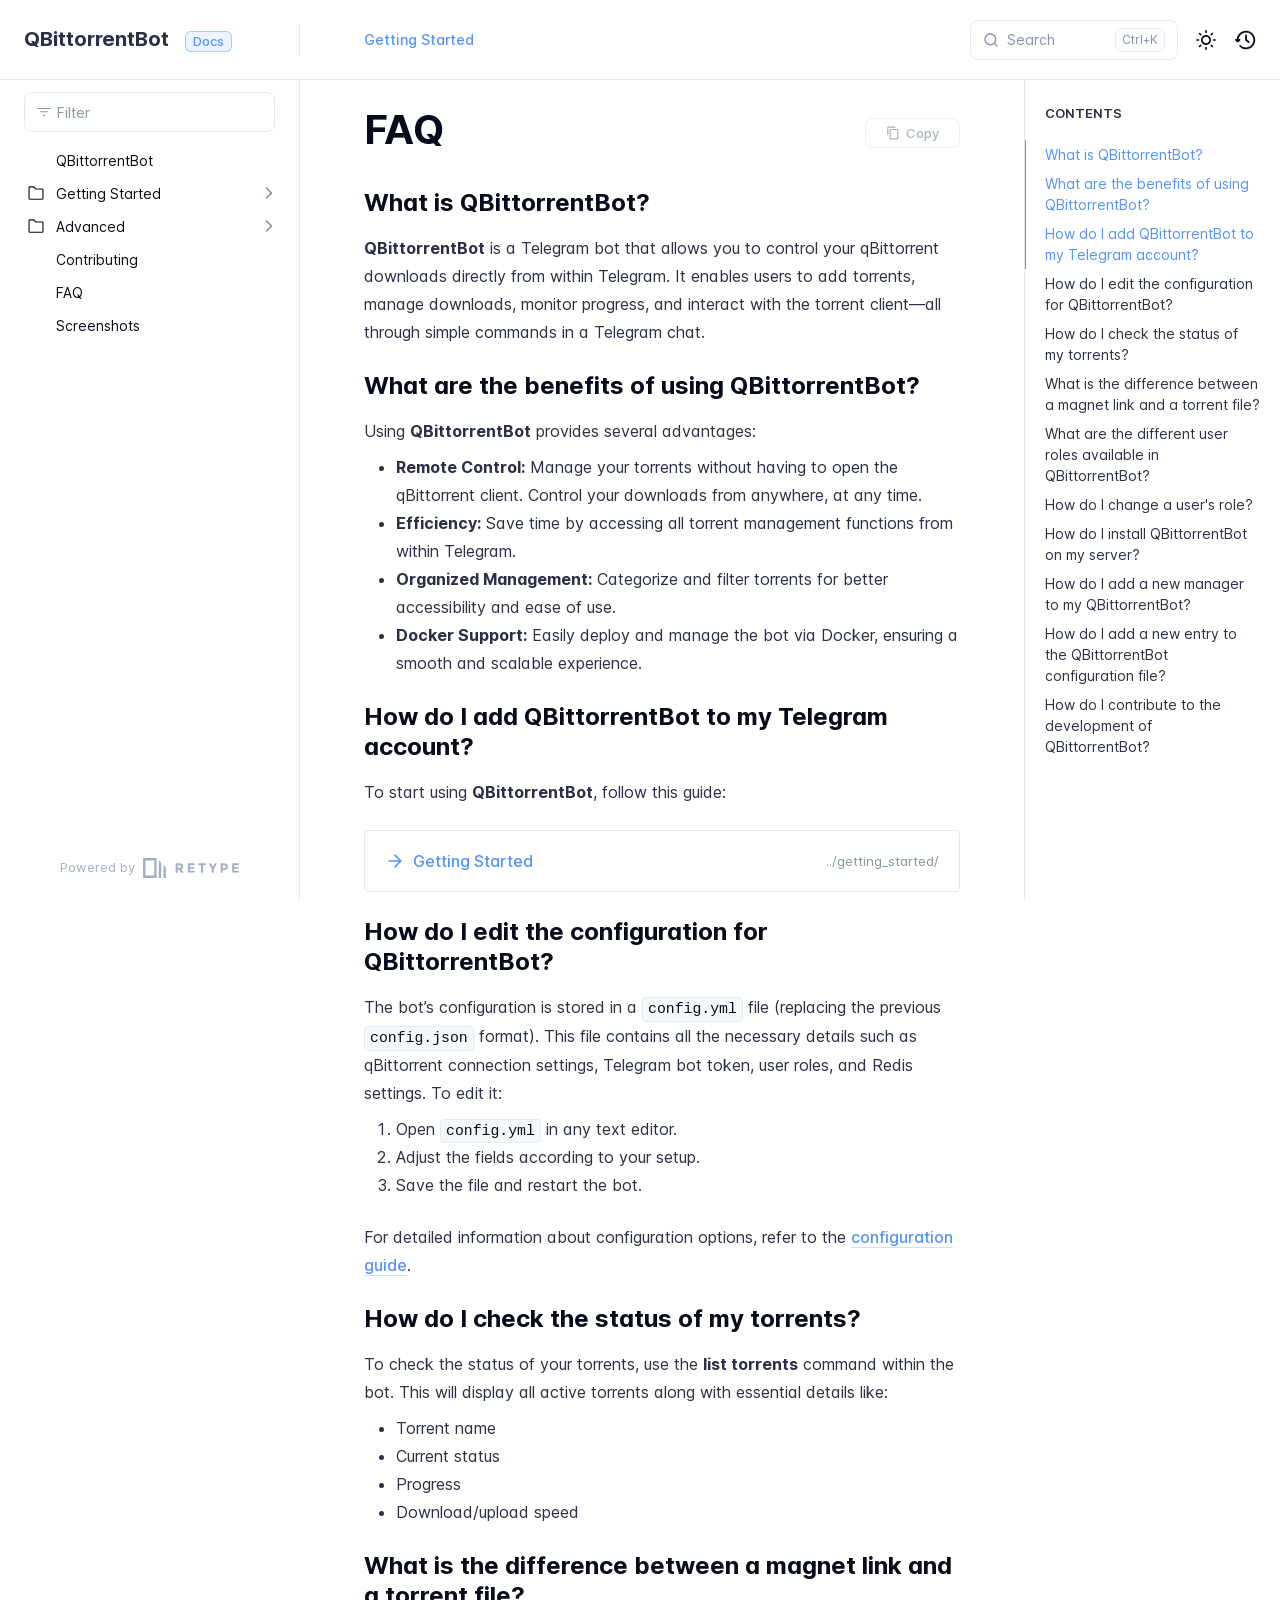
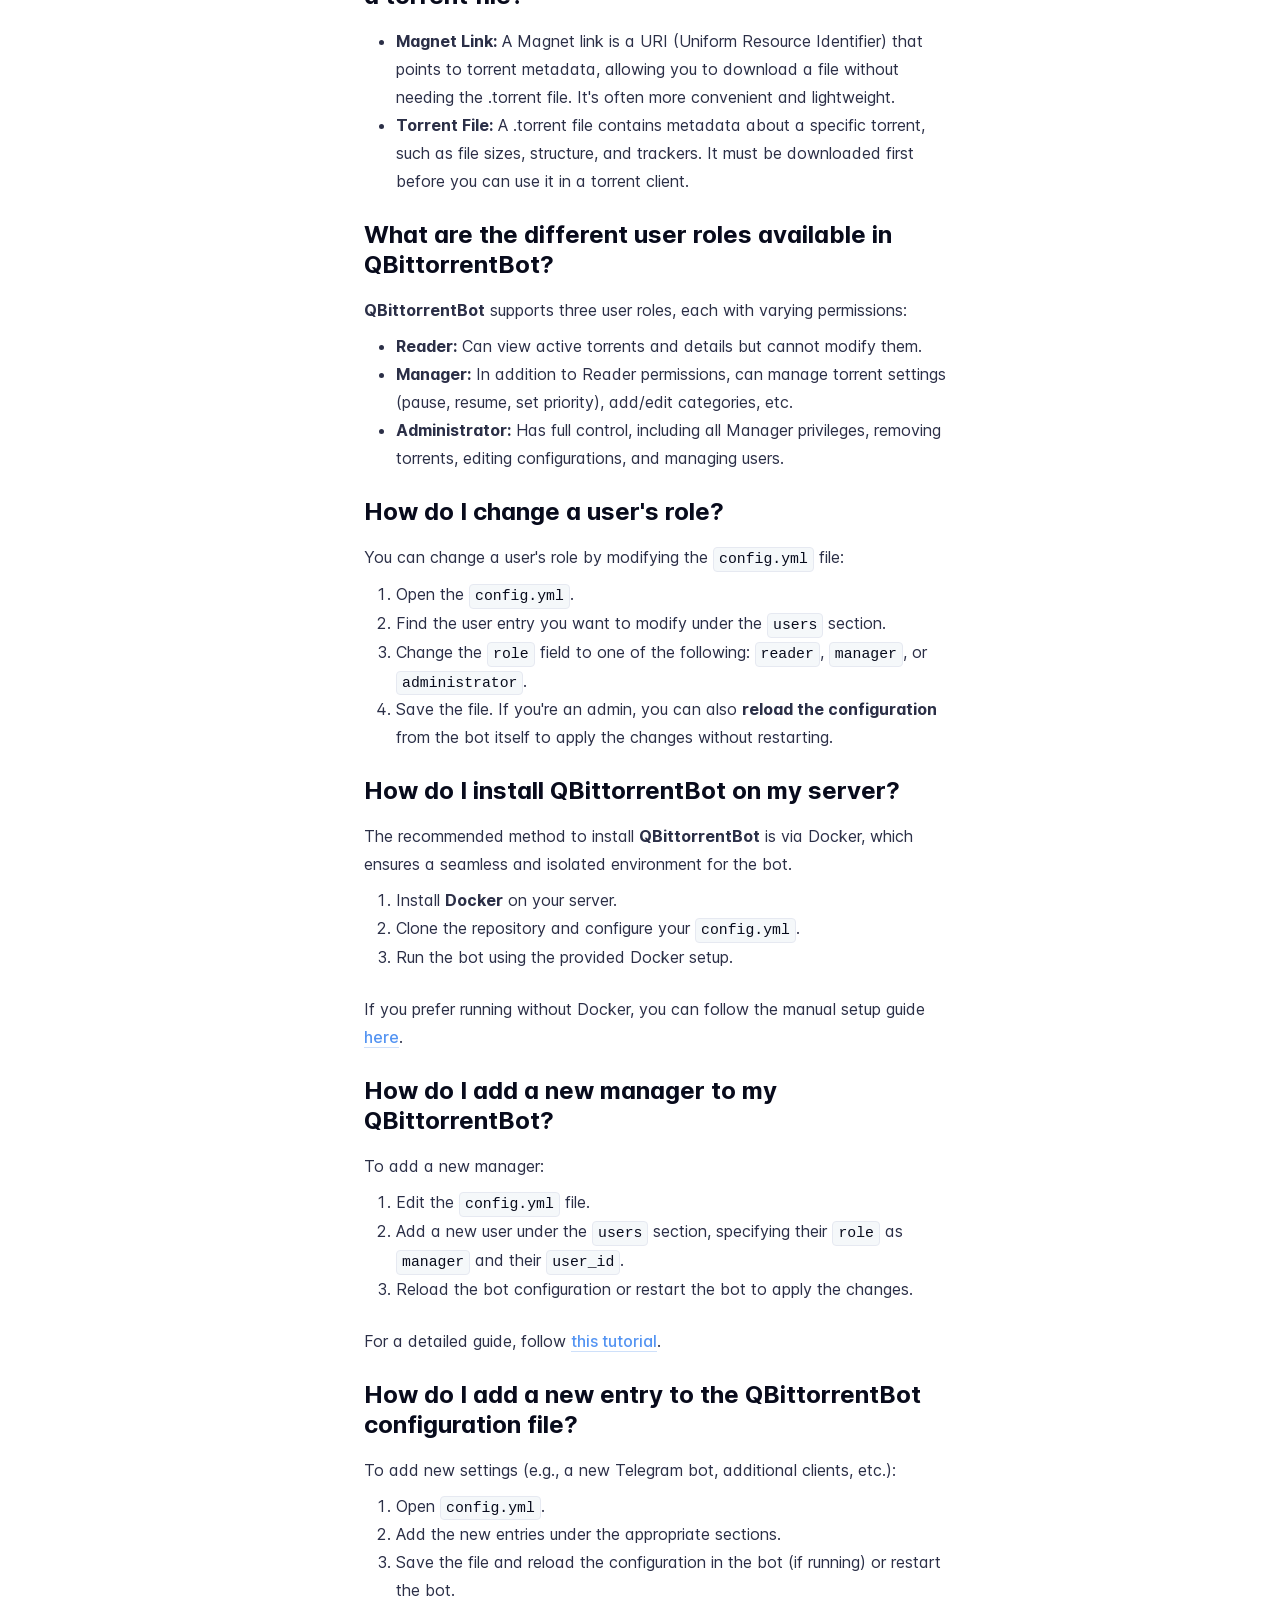
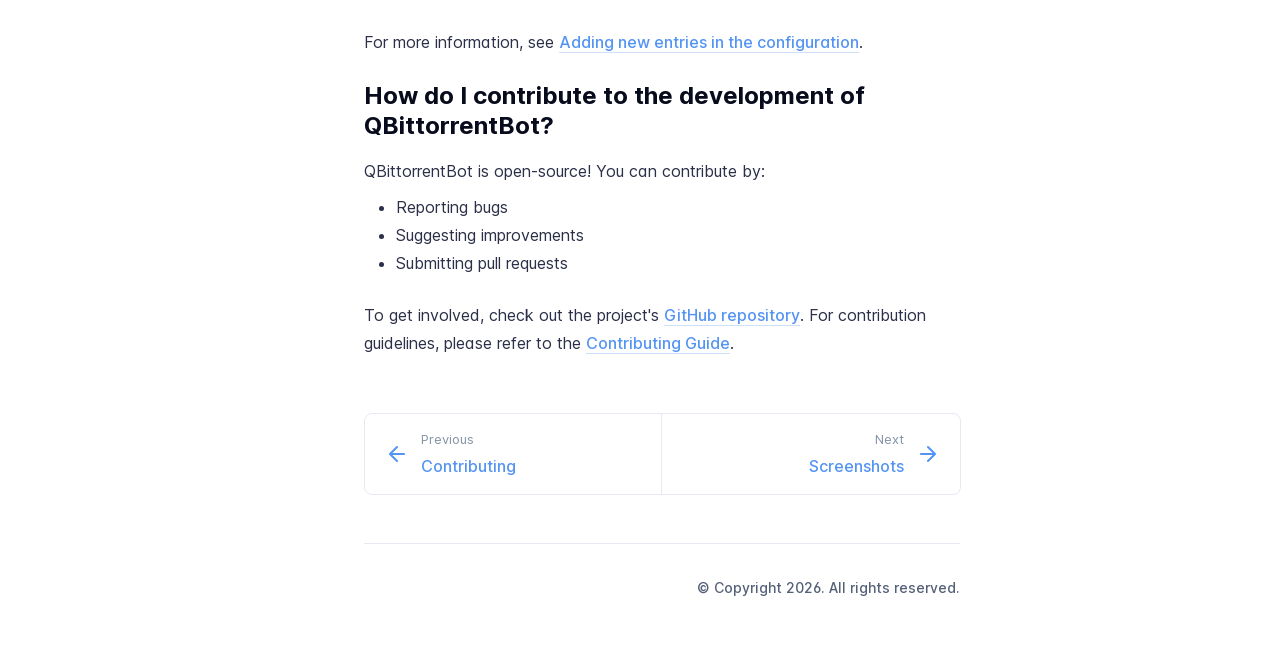
<file: faq/index.html>
<!DOCTYPE html>
<html lang="en" class="h-full">
<head>
    <meta charset="UTF-8">
    <meta name="viewport" content="width=device-width,initial-scale=1">
    <meta name="color-scheme" content="light dark">
    <meta name="turbo-root" content="/QBittorrentBot">
    <meta name="turbo-cache-control" content="no-cache" data-turbo-track="reload" data-track-token="4.6.0.843993634672">

    <!-- See retype.com -->
    <meta name="generator" content="Retype 4.6.0">

    <!-- Primary Meta Tags -->
    <title>FAQ</title>
    <meta name="title" content="FAQ">
    <meta name="description" content="QBittorrentBot is a Telegram bot that allows you to control your qBittorrent downloads directly from within Telegram. It enables users to add torrents, manage downloads, monitor progress, and interact with the torrent client—all through simple commands in a Telegram chat.">

    <!-- Canonical -->
    <link rel="canonical" href="https://ch3p4ll3.github.io/QBittorrentBot/faq/">
    <link rel="sitemap" type="application/xml" title="Sitemap" href="https://ch3p4ll3.github.io/QBittorrentBot/sitemap.xml">

    <!-- Open Graph -->
    <meta property="og:type" content="website">
    <meta property="og:url" content="https://ch3p4ll3.github.io/QBittorrentBot/faq/">
    <meta property="og:title" content="FAQ">
    <meta property="og:description" content="QBittorrentBot is a Telegram bot that allows you to control your qBittorrent downloads directly from within Telegram. It enables users to add torrents, manage downloads, monitor progress, and interact with the torrent client—all through simple commands in a Telegram chat.">
    <meta property="og:site_name" content="QBittorrentBot">
    <meta property="og:locale" content="en_US">

    <!-- Twitter -->
    <meta name="twitter:card" content="summary_large_image">
    <meta name="twitter:url" content="https://ch3p4ll3.github.io/QBittorrentBot/faq/">
    <meta name="twitter:title" content="FAQ">
    <meta name="twitter:description" content="QBittorrentBot is a Telegram bot that allows you to control your qBittorrent downloads directly from within Telegram. It enables users to add torrents, manage downloads, monitor progress, and interact with the torrent client—all through simple commands in a Telegram chat.">

    <!-- Alternate Markdown -->
    <link rel="alternate" type="text/markdown" href="https://ch3p4ll3.github.io/QBittorrentBot/faq.md">

    <script data-cfasync="false">(function(){var cl=document.documentElement.classList,ls=localStorage.getItem("retype_scheme"),hd=cl.contains("dark"),hl=cl.contains("light"),wm=window.matchMedia&&window.matchMedia("(prefers-color-scheme: dark)").matches;if(ls==="dark"||(!ls&&wm&&!hd&&!hl)){cl.remove("light");cl.add("dark")}else if(ls==="light"||(!ls&&!wm&&!hd&&!hl)){cl.remove("dark");cl.add("light")}})();</script>

    <link href="../resources/css/retype.css?v=4.6.0.843993634672" rel="stylesheet">

    <script data-cfasync="false" src="../resources/js/config.js?v=4.6.0.843993634672" data-turbo-eval="false" defer></script>
    <script data-cfasync="false" src="../resources/js/retype.js?v=4.6.0" data-turbo-eval="false" defer></script>
    <script id="lunr-js" data-cfasync="false" src="../resources/js/lunr.js?v=4.6.0.843993634672" data-turbo-eval="false" defer></script>
</head>
<body>
    <div id="retype-app" class="relative text-base antialiased text-base-text bg-base-bg font-body">
    <div class="absolute bottom-0 left-0" style="top: 5rem; right: 50%"></div>

    <header id="retype-header" class="sticky top-0 z-30 flex w-full h-16 bg-header-bg border-b border-header-border md:h-20">
        <div class="container relative flex items-center justify-between pr-6 grow md:justify-start">
            <!-- Mobile menu button skeleton -->
            <button v-cloak class="skeleton retype-mobile-menu-button flex items-center justify-center shrink-0 overflow-hidden dark:text-white focus:outline-hidden rounded-full w-10 h-10 ml-3.5 md:hidden"><svg xmlns="http://www.w3.org/2000/svg" class="mb-px shrink-0" width="24" height="24" viewBox="0 0 24 24" role="presentation" style="margin-bottom: 0px;"><g fill="currentColor"><path d="M2 4h20v2H2zM2 11h20v2H2zM2 18h20v2H2z"></path></g></svg></button>
            <div v-cloak id="retype-sidebar-left-toggle-button"></div>
    
            <!-- Logo -->
            <div class="flex items-center justify-between h-full py-2 md:w-75">
                <div class="flex items-center px-2 md:px-6">
                    <a id="retype-branding-logo" href="https://ch3p4ll3.github.io/QBittorrentBot/" class="flex items-center leading-snug text-xl">
                        <span class="dark:text-white font-bold line-clamp-1 md:line-clamp-2">QBittorrentBot</span>
                    </a><span id="retype-branding-label" class="inline-flex mt-1 px-2 py-1 ml-4 text-xs font-medium leading-none items-center rounded-md bg-branding-label-bg text-branding-label-text ring-1 ring-branding-label-border ring-inset md:inline-block">Docs</span>
                </div>
    
                <span class="hidden h-8 border-r md:inline-block border-base-border"></span>
            </div>
    
            <div class="flex justify-between md:grow">
                <!-- Top Nav -->
                <nav id="retype-header-nav" class="hidden md:flex">
                    <ul class="flex flex-col mb-4 md:pl-16 md:mb-0 md:flex-row md:items-center">
                        <li class="mr-6">
                            <a class="py-2 md:mb-0 inline-flex items-center text-sm whitespace-nowrap transition-colors duration-200 ease-linear md:text-header-text font-header-text hover:text-header-text-hover" href="../getting_started/">Getting Started</a>
                        </li>
    
                    </ul>
                </nav>
    
                <div v-cloak class="flex justify-end grow">
                    <div id="retype-mobile-search-button"></div>
                    <doc-search-desktop></doc-search-desktop>
    
                    <doc-theme-switch class="lg:ml-2"></doc-theme-switch>
                    <doc-history></doc-history>
                </div>
            </div>
        </div>
    </header>


    <div id="retype-container" class="container relative flex bg-white">
        <!-- Sidebar Skeleton -->
        <div v-cloak class="fixed flex flex-col shrink-0 duration-300 ease-in-out bg-sidebar-left-bg border-sidebar-left-border sidebar top-20 w-75 border-r h-screen md:sticky transition-transform skeleton">
        
            <div class="flex items-center h-16 px-6">
                <input id="retype-filter-input-mock" class="w-full h-10 pl-8 px-3 py-2 transition-colors duration-200 ease-linear bg-filter-bg border border-filter-border rounded-lg shadow-none md:text-sm hover:border-filter-border-hover focus:outline-hidden focus:border-filter-border-focus placeholder-filter-placeholder" type="text">
            </div>
        
            <div class="pl-6 mt-1 mb-4">
                <div class="w-32 h-3 mb-4 bg-skeleton-bg rounded-full loading"></div>
                <div class="w-48 h-3 mb-4 bg-skeleton-bg rounded-full loading"></div>
                <div class="w-40 h-3 mb-4 bg-skeleton-bg rounded-full loading"></div>
                <div class="w-32 h-3 mb-4 bg-skeleton-bg rounded-full loading"></div>
                <div class="w-48 h-3 mb-4 bg-skeleton-bg rounded-full loading"></div>
                <div class="w-40 h-3 mb-4 bg-skeleton-bg rounded-full loading"></div>
            </div>
        
            <div class="shrink-0 mt-auto bg-transparent dark:border-base-border">
                <a class="flex items-center justify-center flex-nowrap h-16 text-gray-350 dark:text-dark-400 hover:text-gray-600 dark:hover:text-dark-300 transition-colors duration-150 ease-in docs-powered-by" target="_blank" href="https://retype.com/" rel="noopener">
                    <span class="text-xs whitespace-nowrap">Powered by</span>
                    <svg xmlns="http://www.w3.org/2000/svg" class="ml-2" fill="currentColor" width="96" height="20" overflow="visible"><path d="M0 0v20h13.59V0H0zm11.15 17.54H2.44V2.46h8.71v15.08zM15.8 20h2.44V4.67L15.8 2.22zM20.45 6.89V20h2.44V9.34z"/><g><path d="M40.16 8.44c0 1.49-.59 2.45-1.75 2.88l2.34 3.32h-2.53l-2.04-2.96h-1.43v2.96h-2.06V5.36h3.5c1.43 0 2.46.24 3.07.73s.9 1.27.9 2.35zm-2.48 1.1c.26-.23.38-.59.38-1.09 0-.5-.13-.84-.4-1.03s-.73-.28-1.39-.28h-1.54v2.75h1.5c.72 0 1.2-.12 1.45-.35zM51.56 5.36V7.2h-4.59v1.91h4.13v1.76h-4.13v1.92h4.74v1.83h-6.79V5.36h6.64zM60.09 7.15v7.48h-2.06V7.15h-2.61V5.36h7.28v1.79h-2.61zM70.81 14.64h-2.06v-3.66l-3.19-5.61h2.23l1.99 3.45 1.99-3.45H74l-3.19 5.61v3.66zM83.99 6.19c.65.55.97 1.4.97 2.55s-.33 1.98-1 2.51-1.68.8-3.04.8h-1.23v2.59h-2.06V5.36h3.26c1.42 0 2.45.28 3.1.83zm-1.51 3.65c.25-.28.37-.69.37-1.22s-.16-.92-.48-1.14c-.32-.23-.82-.34-1.5-.34H79.7v3.12h1.38c.68 0 1.15-.14 1.4-.42zM95.85 5.36V7.2h-4.59v1.91h4.13v1.76h-4.13v1.92H96v1.83h-6.79V5.36h6.64z"/></g></svg>
                </a>
            </div>
        </div>
        
        <!-- Sidebar component -->
        <doc-sidebar v-cloak>
            <template #sidebar-footer>
                <div class="shrink-0 mt-auto border-t md:bg-transparent md:border-none dark:border-base-border">
        
                    <div class="py-3 px-6 md:hidden border-b dark:border-base-border">
                        <nav>
                            <ul class="flex flex-wrap justify-center items-center">
                                <li class="mr-6">
                                    <a class="block py-1 inline-flex items-center text-sm whitespace-nowrap transition-colors duration-200 ease-linear md:text-header-text font-header-text hover:text-header-text-hover" href="../getting_started/">Getting Started</a>
                                </li>
        
                            </ul>
                        </nav>
                    </div>
        
                    <a class="flex items-center justify-center flex-nowrap h-16 text-gray-350 dark:text-dark-400 hover:text-gray-600 dark:hover:text-dark-300 transition-colors duration-150 ease-in docs-powered-by" target="_blank" href="https://retype.com/" rel="noopener">
                        <span class="text-xs whitespace-nowrap">Powered by</span>
                        <svg xmlns="http://www.w3.org/2000/svg" class="ml-2" fill="currentColor" width="96" height="20" overflow="visible"><path d="M0 0v20h13.59V0H0zm11.15 17.54H2.44V2.46h8.71v15.08zM15.8 20h2.44V4.67L15.8 2.22zM20.45 6.89V20h2.44V9.34z"/><g><path d="M40.16 8.44c0 1.49-.59 2.45-1.75 2.88l2.34 3.32h-2.53l-2.04-2.96h-1.43v2.96h-2.06V5.36h3.5c1.43 0 2.46.24 3.07.73s.9 1.27.9 2.35zm-2.48 1.1c.26-.23.38-.59.38-1.09 0-.5-.13-.84-.4-1.03s-.73-.28-1.39-.28h-1.54v2.75h1.5c.72 0 1.2-.12 1.45-.35zM51.56 5.36V7.2h-4.59v1.91h4.13v1.76h-4.13v1.92h4.74v1.83h-6.79V5.36h6.64zM60.09 7.15v7.48h-2.06V7.15h-2.61V5.36h7.28v1.79h-2.61zM70.81 14.64h-2.06v-3.66l-3.19-5.61h2.23l1.99 3.45 1.99-3.45H74l-3.19 5.61v3.66zM83.99 6.19c.65.55.97 1.4.97 2.55s-.33 1.98-1 2.51-1.68.8-3.04.8h-1.23v2.59h-2.06V5.36h3.26c1.42 0 2.45.28 3.1.83zm-1.51 3.65c.25-.28.37-.69.37-1.22s-.16-.92-.48-1.14c-.32-.23-.82-.34-1.5-.34H79.7v3.12h1.38c.68 0 1.15-.14 1.4-.42zM95.85 5.36V7.2h-4.59v1.91h4.13v1.76h-4.13v1.92H96v1.83h-6.79V5.36h6.64z"/></g></svg>
                    </a>
                </div>
            </template>
        </doc-sidebar>

        <div class="grow min-w-0 bg-body-bg">
            <!-- Render "toolbar" template here on api pages --><!-- Render page content -->
<div class="flex">
    <div id="retype-main" class="min-w-0 p-4 grow md:px-16">
        <main class="relative pb-12 lg:pt-2">
            <div class="relative retype-markdown" id="retype-content">
                <!-- Rendered if sidebar right is enabled -->
                <div id="retype-sidebar-right-toggle"></div>
                <doc-page-actions></doc-page-actions>

                <!-- Page content  -->
<h1 id="faq">FAQ</h1>
<h3 id="what-is-qbittorrentbot">What is QBittorrentBot?</h3>
<p><strong>QBittorrentBot</strong> is a Telegram bot that allows you to control your qBittorrent downloads directly from within Telegram. It enables users to add torrents, manage downloads, monitor progress, and interact with the torrent client—all through simple commands in a Telegram chat.</p>
<h3 id="what-are-the-benefits-of-using-qbittorrentbot">What are the benefits of using QBittorrentBot?</h3>
<p>Using <strong>QBittorrentBot</strong> provides several advantages:</p>
<ul>
<li><strong>Remote Control:</strong> Manage your torrents without having to open the qBittorrent client. Control your downloads from anywhere, at any time.</li>
<li><strong>Efficiency:</strong> Save time by accessing all torrent management functions from within Telegram.</li>
<li><strong>Organized Management:</strong> Categorize and filter torrents for better accessibility and ease of use.</li>
<li><strong>Docker Support:</strong> Easily deploy and manage the bot via Docker, ensuring a smooth and scalable experience.</li>
</ul>
<h3 id="how-do-i-add-qbittorrentbot-to-my-telegram-account">How do I add QBittorrentBot to my Telegram account?</h3>
<p>To start using <strong>QBittorrentBot</strong>, follow this guide:
<div class="mb-6 px-5 py-4 flex justify-between relative border border-base-border hover:border-base-border-hover rounded transition-colors duration-150">
    <div class="flex items-center text-base-500">
        <span class="inline-flex items-center justify-center leading-none">
            <svg xmlns="http://www.w3.org/2000/svg" class="block shrink-0" width="20" height="20" viewBox="0 0 24 24" role="presentation" fill="currentColor"><path fill="none" d="M0 0h24v24H0z"/><path d="M19.92 12.38a1 1 0 00-.22-1.09l-7-7a.996.996 0 10-1.41 1.41l5.3 5.3H5c-.55 0-1 .45-1 1s.45 1 1 1h11.59l-5.29 5.29a.996.996 0 000 1.41c.19.2.44.3.7.3s.51-.1.71-.29l7-7c.09-.09.16-.21.21-.33z"/></svg>
        </span>
        <span class="inline-block font-medium ml-2">Getting Started</span>
    </div>
    <div class="flex items-center text-xs text-gray-400 dark:text-dark-400">
        <span>../getting_started/</span>
    </div>
    <a href="../getting_started/" class="absolute block inset-0"></a>
</div>
</p>
<h3 id="how-do-i-edit-the-configuration-for-qbittorrentbot">How do I edit the configuration for QBittorrentBot?</h3>
<p>The bot’s configuration is stored in a <strong><code translate="no" v-pre>config.yml</code></strong> file (replacing the previous <strong><code translate="no" v-pre>config.json</code></strong> format). This file contains all the necessary details such as qBittorrent connection settings, Telegram bot token, user roles, and Redis settings. To edit it:</p>
<ol>
<li>Open <strong><code translate="no" v-pre>config.yml</code></strong> in any text editor.</li>
<li>Adjust the fields according to your setup.</li>
<li>Save the file and restart the bot.</li>
</ol>
<p>For detailed information about configuration options, refer to the <a href="../getting_started/configuration_file/">configuration guide</a>.</p>
<h3 id="how-do-i-check-the-status-of-my-torrents">How do I check the status of my torrents?</h3>
<p>To check the status of your torrents, use the <strong>list torrents</strong> command within the bot. This will display all active torrents along with essential details like:</p>
<ul>
<li>Torrent name</li>
<li>Current status</li>
<li>Progress</li>
<li>Download/upload speed</li>
</ul>
<h3 id="what-is-the-difference-between-a-magnet-link-and-a-torrent-file">What is the difference between a magnet link and a torrent file?</h3>
<ul>
<li><strong>Magnet Link:</strong> A Magnet link is a URI (Uniform Resource Identifier) that points to torrent metadata, allowing you to download a file without needing the .torrent file. It&#x27;s often more convenient and lightweight.</li>
<li><strong>Torrent File:</strong> A .torrent file contains metadata about a specific torrent, such as file sizes, structure, and trackers. It must be downloaded first before you can use it in a torrent client.</li>
</ul>
<h3 id="what-are-the-different-user-roles-available-in-qbittorrentbot">What are the different user roles available in QBittorrentBot?</h3>
<p><strong>QBittorrentBot</strong> supports three user roles, each with varying permissions:</p>
<ul>
<li><strong>Reader:</strong> Can view active torrents and details but cannot modify them.</li>
<li><strong>Manager:</strong> In addition to Reader permissions, can manage torrent settings (pause, resume, set priority), add/edit categories, etc.</li>
<li><strong>Administrator:</strong> Has full control, including all Manager privileges, removing torrents, editing configurations, and managing users.</li>
</ul>
<h3 id="how-do-i-change-a-users-role">How do I change a user&#x27;s role?</h3>
<p>You can change a user&#x27;s role by modifying the <strong><code translate="no" v-pre>config.yml</code></strong> file:</p>
<ol>
<li>Open the <strong><code translate="no" v-pre>config.yml</code></strong>.</li>
<li>Find the user entry you want to modify under the <strong><code translate="no" v-pre>users</code></strong> section.</li>
<li>Change the <code translate="no" v-pre>role</code> field to one of the following: <code translate="no" v-pre>reader</code>, <code translate="no" v-pre>manager</code>, or <code translate="no" v-pre>administrator</code>.</li>
<li>Save the file. If you&#x27;re an admin, you can also <strong>reload the configuration</strong> from the bot itself to apply the changes without restarting.</li>
</ol>
<h3 id="how-do-i-install-qbittorrentbot-on-my-server">How do I install QBittorrentBot on my server?</h3>
<p>The recommended method to install <strong>QBittorrentBot</strong> is via Docker, which ensures a seamless and isolated environment for the bot.</p>
<ol>
<li>Install <strong>Docker</strong> on your server.</li>
<li>Clone the repository and configure your <strong><code translate="no" v-pre>config.yml</code></strong>.</li>
<li>Run the bot using the provided Docker setup.</li>
</ol>
<p>If you prefer running without Docker, you can follow the manual setup guide <a href="../getting_started/installation/#running-without-docker">here</a>.</p>
<h3 id="how-do-i-add-a-new-manager-to-my-qbittorrentbot">How do I add a new manager to my QBittorrentBot?</h3>
<p>To add a new manager:</p>
<ol>
<li>Edit the <strong><code translate="no" v-pre>config.yml</code></strong> file.</li>
<li>Add a new user under the <code translate="no" v-pre>users</code> section, specifying their <strong><code translate="no" v-pre>role</code></strong> as <code translate="no" v-pre>manager</code> and their <strong><code translate="no" v-pre>user_id</code></strong>.</li>
<li>Reload the bot configuration or restart the bot to apply the changes.</li>
</ol>
<p>For a detailed guide, follow <a href="../advanced/add_new_client_manager/">this tutorial</a>.</p>
<h3 id="how-do-i-add-a-new-entry-to-the-qbittorrentbot-configuration-file">How do I add a new entry to the QBittorrentBot configuration file?</h3>
<p>To add new settings (e.g., a new Telegram bot, additional clients, etc.):</p>
<ol>
<li>Open <strong><code translate="no" v-pre>config.yml</code></strong>.</li>
<li>Add the new entries under the appropriate sections.</li>
<li>Save the file and reload the configuration in the bot (if running) or restart the bot.</li>
</ol>
<p>For more information, see <a href="../advanced/add_entries_configuration/">Adding new entries in the configuration</a>.</p>
<h3 id="how-do-i-contribute-to-the-development-of-qbittorrentbot">How do I contribute to the development of QBittorrentBot?</h3>
<p>QBittorrentBot is open-source! You can contribute by:</p>
<ul>
<li>Reporting bugs</li>
<li>Suggesting improvements</li>
<li>Submitting pull requests</li>
</ul>
<p>To get involved, check out the project&#x27;s <a href="https://github.com/ch3p4ll3/QBittorrentBot">GitHub repository</a>.
For contribution guidelines, please refer to the <a href="../contributing/">Contributing Guide</a>.</p>

                
                <!-- Required only on API pages -->
                <doc-toolbar-member-filter-no-results></doc-toolbar-member-filter-no-results>
            </div>
            <footer id="retype-content-footer" class="clear-both">
            
                <nav id="retype-nextprev" class="print:hidden flex mt-14">
                    <div class="w-1/2">
                        <a class="px-5 py-4 h-full flex items-center break-normal font-medium text-body-link border border-base-border hover:border-base-border-hover rounded-l-lg transition-colors duration-150 relative hover:z-5" href="../contributing/">
                            <svg xmlns="http://www.w3.org/2000/svg" class="mr-3" width="24" height="24" viewBox="0 0 24 24" fill="currentColor" overflow="visible"><path d="M19 11H7.41l5.29-5.29a.996.996 0 10-1.41-1.41l-7 7a1 1 0 000 1.42l7 7a1.024 1.024 0 001.42-.01.996.996 0 000-1.41L7.41 13H19c.55 0 1-.45 1-1s-.45-1-1-1z" /><path fill="none" d="M0 0h24v24H0z" /></svg>
                            <span>
                                <span class="block text-xs font-normal text-base-text-muted">Previous</span>
                                <span class="block mt-1">Contributing</span>
                            </span>
                        </a>
                    </div>
            
                    <div class="w-1/2">
                        <a class="px-5 py-4 -mx-px h-full flex items-center justify-end break-normal font-medium text-body-link border border-base-border hover:border-base-border-hover rounded-r-lg transition-colors duration-150 relative hover:z-5" href="../screenshots/">
                            <span>
                                <span class="block text-xs font-normal text-right text-base-text-muted">Next</span>
                                <span class="block mt-1">Screenshots</span>
                            </span>
                            <svg xmlns="http://www.w3.org/2000/svg" class="ml-3" width="24" height="24" viewBox="0 0 24 24" fill="currentColor" overflow="visible"><path d="M19.92 12.38a1 1 0 00-.22-1.09l-7-7a.996.996 0 10-1.41 1.41l5.3 5.3H5c-.55 0-1 .45-1 1s.45 1 1 1h11.59l-5.29 5.29a.996.996 0 000 1.41c.19.2.44.3.7.3s.51-.1.71-.29l7-7c.09-.09.16-.21.21-.33z" /><path fill="none" d="M0 0h24v24H0z" /></svg>
                        </a>
                    </div>
                </nav>
            </footer>
        </main>

        <div id="retype-page-footer" class="print:border-none border-t border-base-border pt-6 mb-8">
            <footer class="flex flex-wrap items-center justify-between print:justify-center">
                <div id="retype-footer-links" class="print:hidden">
                    <ul class="flex flex-wrap items-center text-sm">
                    </ul>
                </div>
                <div id="retype-copyright" class="print:justify-center py-2 text-footer-text font-footer-link text-sm leading-relaxed"><p>© Copyright 2026. All rights reserved.</p></div>
            </footer>
        </div>
    </div>

    <!-- Rendered if sidebar right is enabled -->
    <!-- Sidebar right skeleton-->
    <div v-cloak class="fixed top-0 bottom-0 right-0 translate-x-full bg-sidebar-right-bg border-sidebar-right-border lg:sticky lg:border-l lg:shrink-0 lg:pt-6 lg:translate-x-0 sm:w-1/2 lg:w-64 lg:z-0 md:w-104 sidebar-right skeleton">
        <div class="pl-5">
            <div class="w-32 h-3 mb-4 bg-skeleton-bg rounded-full loading"></div>
            <div class="w-48 h-3 mb-4 bg-skeleton-bg rounded-full loading"></div>
            <div class="w-40 h-3 mb-4 bg-skeleton-bg rounded-full loading"></div>
        </div>
    </div>

    <!-- User should be able to hide sidebar right -->
    <doc-sidebar-right v-cloak></doc-sidebar-right>
</div>

        </div>
    </div>

    <doc-search-mobile></doc-search-mobile>
    <doc-back-to-top></doc-back-to-top>
</div>


    <div id="retype-overlay-target"></div>

        <script data-cfasync="false">window.__DOCS__ = { "title": "FAQ", level: 1, icon: "file", hasPrism: false, hasInstagram: false, hasMermaid: false, hasMath: false, tocDepth: 23, "md": "/faq.md" }</script>
</body>
</html>
</file>
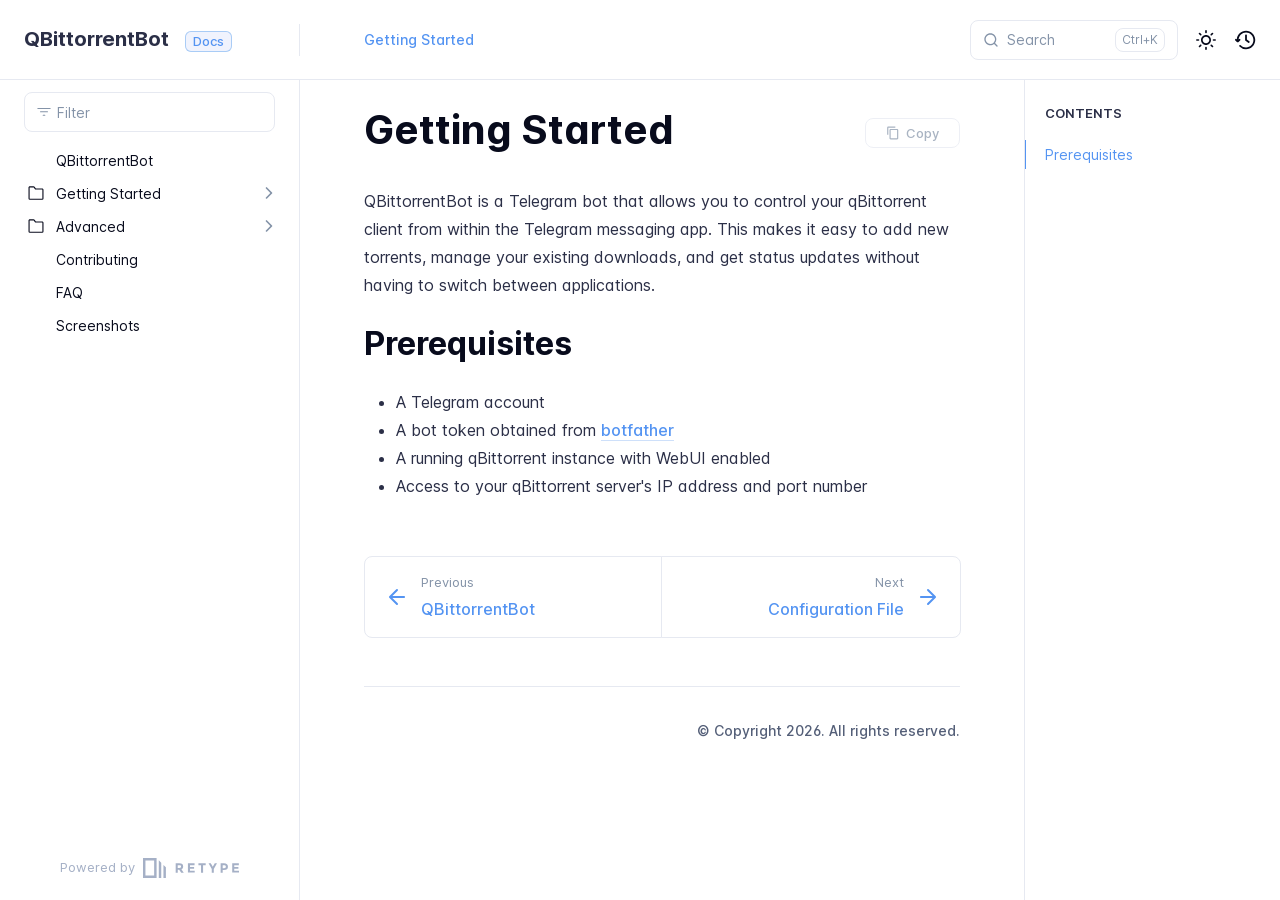
<file: getting_started/index.html>
<!DOCTYPE html>
<html lang="en" class="h-full">
<head>
    <meta charset="UTF-8">
    <meta name="viewport" content="width=device-width,initial-scale=1">
    <meta name="color-scheme" content="light dark">
    <meta name="turbo-root" content="/QBittorrentBot">
    <meta name="turbo-cache-control" content="no-cache" data-turbo-track="reload" data-track-token="4.6.0.843993634672">

    <!-- See retype.com -->
    <meta name="generator" content="Retype 4.6.0">

    <!-- Primary Meta Tags -->
    <title>Getting Started</title>
    <meta name="title" content="Getting Started">
    <meta name="description" content="QBittorrentBot is a Telegram bot that allows you to control your qBittorrent client from within the Telegram messaging app. This makes it easy to add new torrents, manage your existing downloads, and get status updates without having to switch between applications.">

    <!-- Canonical -->
    <link rel="canonical" href="https://ch3p4ll3.github.io/QBittorrentBot/getting_started/">
    <link rel="sitemap" type="application/xml" title="Sitemap" href="https://ch3p4ll3.github.io/QBittorrentBot/sitemap.xml">

    <!-- Open Graph -->
    <meta property="og:type" content="website">
    <meta property="og:url" content="https://ch3p4ll3.github.io/QBittorrentBot/getting_started/">
    <meta property="og:title" content="Getting Started">
    <meta property="og:description" content="QBittorrentBot is a Telegram bot that allows you to control your qBittorrent client from within the Telegram messaging app. This makes it easy to add new torrents, manage your existing downloads, and get status updates without having to switch between applications.">
    <meta property="og:site_name" content="QBittorrentBot">
    <meta property="og:locale" content="en_US">

    <!-- Twitter -->
    <meta name="twitter:card" content="summary_large_image">
    <meta name="twitter:url" content="https://ch3p4ll3.github.io/QBittorrentBot/getting_started/">
    <meta name="twitter:title" content="Getting Started">
    <meta name="twitter:description" content="QBittorrentBot is a Telegram bot that allows you to control your qBittorrent client from within the Telegram messaging app. This makes it easy to add new torrents, manage your existing downloads, and get status updates without having to switch between applications.">

    <!-- Alternate Markdown -->
    <link rel="alternate" type="text/markdown" href="https://ch3p4ll3.github.io/QBittorrentBot/getting_started/index.md">

    <script data-cfasync="false">(function(){var cl=document.documentElement.classList,ls=localStorage.getItem("retype_scheme"),hd=cl.contains("dark"),hl=cl.contains("light"),wm=window.matchMedia&&window.matchMedia("(prefers-color-scheme: dark)").matches;if(ls==="dark"||(!ls&&wm&&!hd&&!hl)){cl.remove("light");cl.add("dark")}else if(ls==="light"||(!ls&&!wm&&!hd&&!hl)){cl.remove("dark");cl.add("light")}})();</script>

    <link href="../resources/css/retype.css?v=4.6.0.843993634672" rel="stylesheet">

    <script data-cfasync="false" src="../resources/js/config.js?v=4.6.0.843993634672" data-turbo-eval="false" defer></script>
    <script data-cfasync="false" src="../resources/js/retype.js?v=4.6.0" data-turbo-eval="false" defer></script>
    <script id="lunr-js" data-cfasync="false" src="../resources/js/lunr.js?v=4.6.0.843993634672" data-turbo-eval="false" defer></script>
</head>
<body>
    <div id="retype-app" class="relative text-base antialiased text-base-text bg-base-bg font-body">
    <div class="absolute bottom-0 left-0" style="top: 5rem; right: 50%"></div>

    <header id="retype-header" class="sticky top-0 z-30 flex w-full h-16 bg-header-bg border-b border-header-border md:h-20">
        <div class="container relative flex items-center justify-between pr-6 grow md:justify-start">
            <!-- Mobile menu button skeleton -->
            <button v-cloak class="skeleton retype-mobile-menu-button flex items-center justify-center shrink-0 overflow-hidden dark:text-white focus:outline-hidden rounded-full w-10 h-10 ml-3.5 md:hidden"><svg xmlns="http://www.w3.org/2000/svg" class="mb-px shrink-0" width="24" height="24" viewBox="0 0 24 24" role="presentation" style="margin-bottom: 0px;"><g fill="currentColor"><path d="M2 4h20v2H2zM2 11h20v2H2zM2 18h20v2H2z"></path></g></svg></button>
            <div v-cloak id="retype-sidebar-left-toggle-button"></div>
    
            <!-- Logo -->
            <div class="flex items-center justify-between h-full py-2 md:w-75">
                <div class="flex items-center px-2 md:px-6">
                    <a id="retype-branding-logo" href="https://ch3p4ll3.github.io/QBittorrentBot/" class="flex items-center leading-snug text-xl">
                        <span class="dark:text-white font-bold line-clamp-1 md:line-clamp-2">QBittorrentBot</span>
                    </a><span id="retype-branding-label" class="inline-flex mt-1 px-2 py-1 ml-4 text-xs font-medium leading-none items-center rounded-md bg-branding-label-bg text-branding-label-text ring-1 ring-branding-label-border ring-inset md:inline-block">Docs</span>
                </div>
    
                <span class="hidden h-8 border-r md:inline-block border-base-border"></span>
            </div>
    
            <div class="flex justify-between md:grow">
                <!-- Top Nav -->
                <nav id="retype-header-nav" class="hidden md:flex">
                    <ul class="flex flex-col mb-4 md:pl-16 md:mb-0 md:flex-row md:items-center">
                        <li class="mr-6">
                            <a class="py-2 md:mb-0 inline-flex items-center text-sm whitespace-nowrap transition-colors duration-200 ease-linear md:text-header-text font-header-text hover:text-header-text-hover" href="../getting_started/">Getting Started</a>
                        </li>
    
                    </ul>
                </nav>
    
                <div v-cloak class="flex justify-end grow">
                    <div id="retype-mobile-search-button"></div>
                    <doc-search-desktop></doc-search-desktop>
    
                    <doc-theme-switch class="lg:ml-2"></doc-theme-switch>
                    <doc-history></doc-history>
                </div>
            </div>
        </div>
    </header>


    <div id="retype-container" class="container relative flex bg-white">
        <!-- Sidebar Skeleton -->
        <div v-cloak class="fixed flex flex-col shrink-0 duration-300 ease-in-out bg-sidebar-left-bg border-sidebar-left-border sidebar top-20 w-75 border-r h-screen md:sticky transition-transform skeleton">
        
            <div class="flex items-center h-16 px-6">
                <input id="retype-filter-input-mock" class="w-full h-10 pl-8 px-3 py-2 transition-colors duration-200 ease-linear bg-filter-bg border border-filter-border rounded-lg shadow-none md:text-sm hover:border-filter-border-hover focus:outline-hidden focus:border-filter-border-focus placeholder-filter-placeholder" type="text">
            </div>
        
            <div class="pl-6 mt-1 mb-4">
                <div class="w-32 h-3 mb-4 bg-skeleton-bg rounded-full loading"></div>
                <div class="w-48 h-3 mb-4 bg-skeleton-bg rounded-full loading"></div>
                <div class="w-40 h-3 mb-4 bg-skeleton-bg rounded-full loading"></div>
                <div class="w-32 h-3 mb-4 bg-skeleton-bg rounded-full loading"></div>
                <div class="w-48 h-3 mb-4 bg-skeleton-bg rounded-full loading"></div>
                <div class="w-40 h-3 mb-4 bg-skeleton-bg rounded-full loading"></div>
            </div>
        
            <div class="shrink-0 mt-auto bg-transparent dark:border-base-border">
                <a class="flex items-center justify-center flex-nowrap h-16 text-gray-350 dark:text-dark-400 hover:text-gray-600 dark:hover:text-dark-300 transition-colors duration-150 ease-in docs-powered-by" target="_blank" href="https://retype.com/" rel="noopener">
                    <span class="text-xs whitespace-nowrap">Powered by</span>
                    <svg xmlns="http://www.w3.org/2000/svg" class="ml-2" fill="currentColor" width="96" height="20" overflow="visible"><path d="M0 0v20h13.59V0H0zm11.15 17.54H2.44V2.46h8.71v15.08zM15.8 20h2.44V4.67L15.8 2.22zM20.45 6.89V20h2.44V9.34z"/><g><path d="M40.16 8.44c0 1.49-.59 2.45-1.75 2.88l2.34 3.32h-2.53l-2.04-2.96h-1.43v2.96h-2.06V5.36h3.5c1.43 0 2.46.24 3.07.73s.9 1.27.9 2.35zm-2.48 1.1c.26-.23.38-.59.38-1.09 0-.5-.13-.84-.4-1.03s-.73-.28-1.39-.28h-1.54v2.75h1.5c.72 0 1.2-.12 1.45-.35zM51.56 5.36V7.2h-4.59v1.91h4.13v1.76h-4.13v1.92h4.74v1.83h-6.79V5.36h6.64zM60.09 7.15v7.48h-2.06V7.15h-2.61V5.36h7.28v1.79h-2.61zM70.81 14.64h-2.06v-3.66l-3.19-5.61h2.23l1.99 3.45 1.99-3.45H74l-3.19 5.61v3.66zM83.99 6.19c.65.55.97 1.4.97 2.55s-.33 1.98-1 2.51-1.68.8-3.04.8h-1.23v2.59h-2.06V5.36h3.26c1.42 0 2.45.28 3.1.83zm-1.51 3.65c.25-.28.37-.69.37-1.22s-.16-.92-.48-1.14c-.32-.23-.82-.34-1.5-.34H79.7v3.12h1.38c.68 0 1.15-.14 1.4-.42zM95.85 5.36V7.2h-4.59v1.91h4.13v1.76h-4.13v1.92H96v1.83h-6.79V5.36h6.64z"/></g></svg>
                </a>
            </div>
        </div>
        
        <!-- Sidebar component -->
        <doc-sidebar v-cloak>
            <template #sidebar-footer>
                <div class="shrink-0 mt-auto border-t md:bg-transparent md:border-none dark:border-base-border">
        
                    <div class="py-3 px-6 md:hidden border-b dark:border-base-border">
                        <nav>
                            <ul class="flex flex-wrap justify-center items-center">
                                <li class="mr-6">
                                    <a class="block py-1 inline-flex items-center text-sm whitespace-nowrap transition-colors duration-200 ease-linear md:text-header-text font-header-text hover:text-header-text-hover" href="../getting_started/">Getting Started</a>
                                </li>
        
                            </ul>
                        </nav>
                    </div>
        
                    <a class="flex items-center justify-center flex-nowrap h-16 text-gray-350 dark:text-dark-400 hover:text-gray-600 dark:hover:text-dark-300 transition-colors duration-150 ease-in docs-powered-by" target="_blank" href="https://retype.com/" rel="noopener">
                        <span class="text-xs whitespace-nowrap">Powered by</span>
                        <svg xmlns="http://www.w3.org/2000/svg" class="ml-2" fill="currentColor" width="96" height="20" overflow="visible"><path d="M0 0v20h13.59V0H0zm11.15 17.54H2.44V2.46h8.71v15.08zM15.8 20h2.44V4.67L15.8 2.22zM20.45 6.89V20h2.44V9.34z"/><g><path d="M40.16 8.44c0 1.49-.59 2.45-1.75 2.88l2.34 3.32h-2.53l-2.04-2.96h-1.43v2.96h-2.06V5.36h3.5c1.43 0 2.46.24 3.07.73s.9 1.27.9 2.35zm-2.48 1.1c.26-.23.38-.59.38-1.09 0-.5-.13-.84-.4-1.03s-.73-.28-1.39-.28h-1.54v2.75h1.5c.72 0 1.2-.12 1.45-.35zM51.56 5.36V7.2h-4.59v1.91h4.13v1.76h-4.13v1.92h4.74v1.83h-6.79V5.36h6.64zM60.09 7.15v7.48h-2.06V7.15h-2.61V5.36h7.28v1.79h-2.61zM70.81 14.64h-2.06v-3.66l-3.19-5.61h2.23l1.99 3.45 1.99-3.45H74l-3.19 5.61v3.66zM83.99 6.19c.65.55.97 1.4.97 2.55s-.33 1.98-1 2.51-1.68.8-3.04.8h-1.23v2.59h-2.06V5.36h3.26c1.42 0 2.45.28 3.1.83zm-1.51 3.65c.25-.28.37-.69.37-1.22s-.16-.92-.48-1.14c-.32-.23-.82-.34-1.5-.34H79.7v3.12h1.38c.68 0 1.15-.14 1.4-.42zM95.85 5.36V7.2h-4.59v1.91h4.13v1.76h-4.13v1.92H96v1.83h-6.79V5.36h6.64z"/></g></svg>
                    </a>
                </div>
            </template>
        </doc-sidebar>

        <div class="grow min-w-0 bg-body-bg">
            <!-- Render "toolbar" template here on api pages --><!-- Render page content -->
<div class="flex">
    <div id="retype-main" class="min-w-0 p-4 grow md:px-16">
        <main class="relative pb-12 lg:pt-2">
            <div class="relative retype-markdown" id="retype-content">
                <!-- Rendered if sidebar right is enabled -->
                <div id="retype-sidebar-right-toggle"></div>
                <doc-page-actions></doc-page-actions>

                <!-- Page content  -->
<h1 id="getting-started">Getting Started</h1>
<p>QBittorrentBot is a Telegram bot that allows you to control your qBittorrent client from within the Telegram messaging app. This makes it easy to add new torrents, manage your existing downloads, and get status updates without having to switch between applications.</p>
<h2 id="prerequisites">Prerequisites</h2>
<ul>
<li>A Telegram account</li>
<li>A bot token obtained from <a href="https://core.telegram.org/bots#how-do-i-create-a-bot">botfather</a></li>
<li>A running qBittorrent instance with WebUI enabled</li>
<li>Access to your qBittorrent server&#x27;s IP address and port number</li>
</ul>

                
                <!-- Required only on API pages -->
                <doc-toolbar-member-filter-no-results></doc-toolbar-member-filter-no-results>
            </div>
            <footer id="retype-content-footer" class="clear-both">
            
                <nav id="retype-nextprev" class="print:hidden flex mt-14">
                    <div class="w-1/2">
                        <a class="px-5 py-4 h-full flex items-center break-normal font-medium text-body-link border border-base-border hover:border-base-border-hover rounded-l-lg transition-colors duration-150 relative hover:z-5" href="../">
                            <svg xmlns="http://www.w3.org/2000/svg" class="mr-3" width="24" height="24" viewBox="0 0 24 24" fill="currentColor" overflow="visible"><path d="M19 11H7.41l5.29-5.29a.996.996 0 10-1.41-1.41l-7 7a1 1 0 000 1.42l7 7a1.024 1.024 0 001.42-.01.996.996 0 000-1.41L7.41 13H19c.55 0 1-.45 1-1s-.45-1-1-1z" /><path fill="none" d="M0 0h24v24H0z" /></svg>
                            <span>
                                <span class="block text-xs font-normal text-base-text-muted">Previous</span>
                                <span class="block mt-1">Q​Bittorrent​Bot</span>
                            </span>
                        </a>
                    </div>
            
                    <div class="w-1/2">
                        <a class="px-5 py-4 -mx-px h-full flex items-center justify-end break-normal font-medium text-body-link border border-base-border hover:border-base-border-hover rounded-r-lg transition-colors duration-150 relative hover:z-5" href="../getting_started/configuration_file/">
                            <span>
                                <span class="block text-xs font-normal text-right text-base-text-muted">Next</span>
                                <span class="block mt-1">Configuration File</span>
                            </span>
                            <svg xmlns="http://www.w3.org/2000/svg" class="ml-3" width="24" height="24" viewBox="0 0 24 24" fill="currentColor" overflow="visible"><path d="M19.92 12.38a1 1 0 00-.22-1.09l-7-7a.996.996 0 10-1.41 1.41l5.3 5.3H5c-.55 0-1 .45-1 1s.45 1 1 1h11.59l-5.29 5.29a.996.996 0 000 1.41c.19.2.44.3.7.3s.51-.1.71-.29l7-7c.09-.09.16-.21.21-.33z" /><path fill="none" d="M0 0h24v24H0z" /></svg>
                        </a>
                    </div>
                </nav>
            </footer>
        </main>

        <div id="retype-page-footer" class="print:border-none border-t border-base-border pt-6 mb-8">
            <footer class="flex flex-wrap items-center justify-between print:justify-center">
                <div id="retype-footer-links" class="print:hidden">
                    <ul class="flex flex-wrap items-center text-sm">
                    </ul>
                </div>
                <div id="retype-copyright" class="print:justify-center py-2 text-footer-text font-footer-link text-sm leading-relaxed"><p>© Copyright 2026. All rights reserved.</p></div>
            </footer>
        </div>
    </div>

    <!-- Rendered if sidebar right is enabled -->
    <!-- Sidebar right skeleton-->
    <div v-cloak class="fixed top-0 bottom-0 right-0 translate-x-full bg-sidebar-right-bg border-sidebar-right-border lg:sticky lg:border-l lg:shrink-0 lg:pt-6 lg:translate-x-0 sm:w-1/2 lg:w-64 lg:z-0 md:w-104 sidebar-right skeleton">
        <div class="pl-5">
            <div class="w-32 h-3 mb-4 bg-skeleton-bg rounded-full loading"></div>
            <div class="w-48 h-3 mb-4 bg-skeleton-bg rounded-full loading"></div>
            <div class="w-40 h-3 mb-4 bg-skeleton-bg rounded-full loading"></div>
        </div>
    </div>

    <!-- User should be able to hide sidebar right -->
    <doc-sidebar-right v-cloak></doc-sidebar-right>
</div>

        </div>
    </div>

    <doc-search-mobile></doc-search-mobile>
    <doc-back-to-top></doc-back-to-top>
</div>


    <div id="retype-overlay-target"></div>

        <script data-cfasync="false">window.__DOCS__ = { "title": "Getting Started", level: 1, icon: "file", hasPrism: false, hasInstagram: false, hasMermaid: false, hasMath: false, tocDepth: 23, "md": "/getting_started/index.md" }</script>
</body>
</html>
</file>
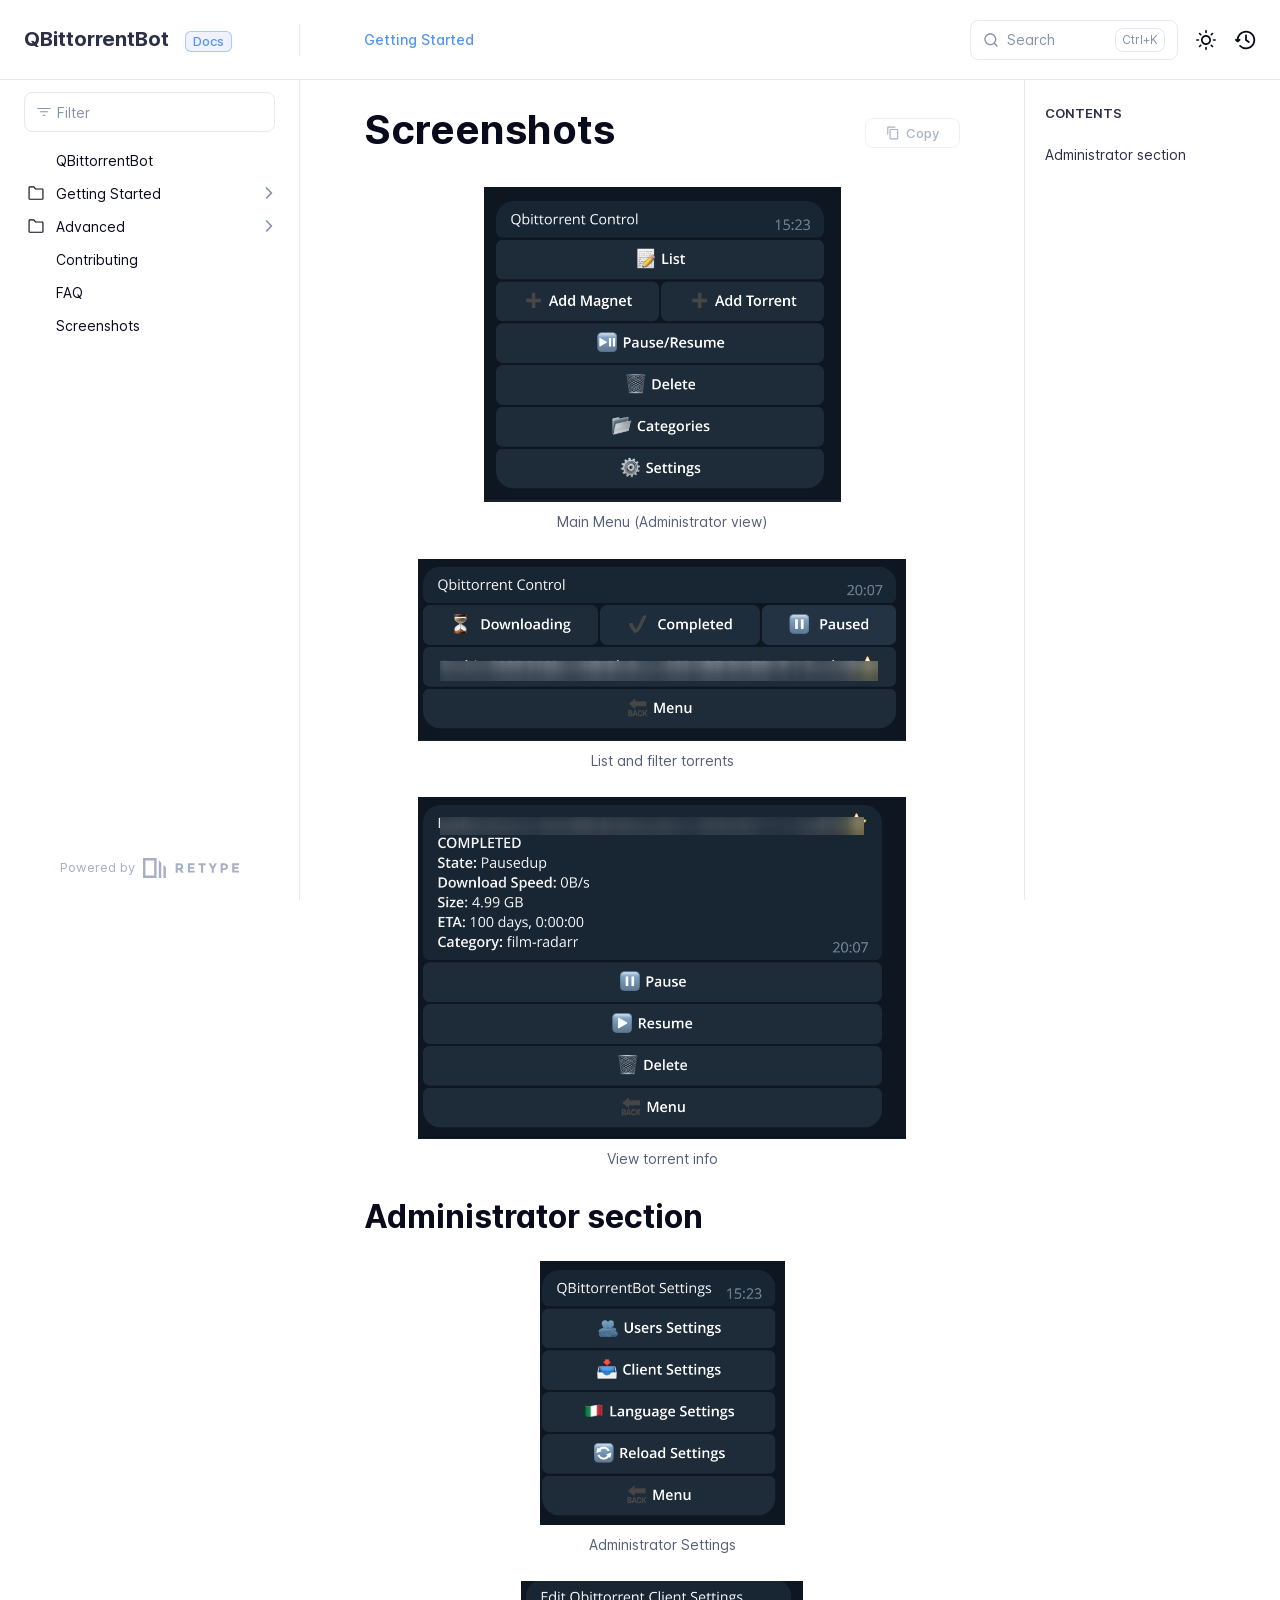
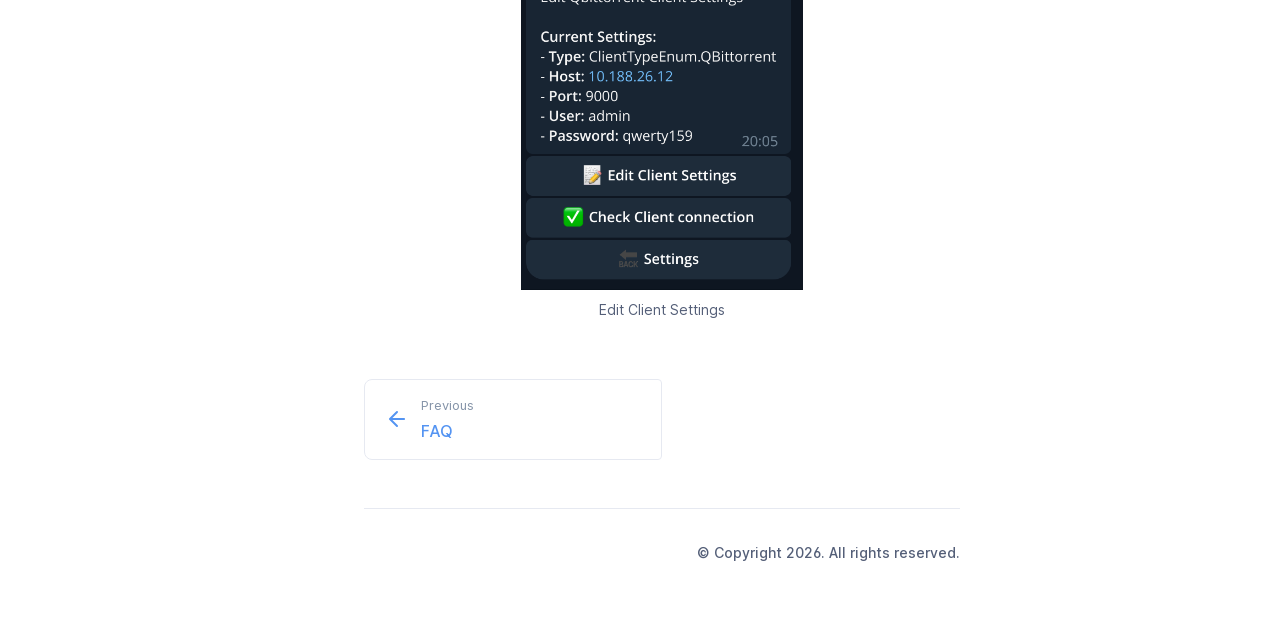
<file: screenshots/index.html>
<!DOCTYPE html>
<html lang="en" class="h-full">
<head>
    <meta charset="UTF-8">
    <meta name="viewport" content="width=device-width,initial-scale=1">
    <meta name="color-scheme" content="light dark">
    <meta name="turbo-root" content="/QBittorrentBot">
    <meta name="turbo-cache-control" content="no-cache" data-turbo-track="reload" data-track-token="4.6.0.843993634672">

    <!-- See retype.com -->
    <meta name="generator" content="Retype 4.6.0">

    <!-- Primary Meta Tags -->
    <title>Screenshots</title>
    <meta name="title" content="Screenshots">
    <meta name="description" content="Main Menu (Administrator view)">

    <!-- Canonical -->
    <link rel="canonical" href="https://ch3p4ll3.github.io/QBittorrentBot/screenshots/">
    <link rel="sitemap" type="application/xml" title="Sitemap" href="https://ch3p4ll3.github.io/QBittorrentBot/sitemap.xml">

    <!-- Open Graph -->
    <meta property="og:type" content="website">
    <meta property="og:url" content="https://ch3p4ll3.github.io/QBittorrentBot/screenshots/">
    <meta property="og:title" content="Screenshots">
    <meta property="og:description" content="Main Menu (Administrator view)">
    <meta property="og:image" content="https://ch3p4ll3.github.io/QBittorrentBot/images/administrator.png">
    <meta property="og:image:width" content="1200">
    <meta property="og:image:height" content="630">
    <meta property="og:image:alt" content="Screenshots">
    <meta property="og:site_name" content="QBittorrentBot">
    <meta property="og:locale" content="en_US">

    <!-- Twitter -->
    <meta name="twitter:card" content="summary_large_image">
    <meta name="twitter:url" content="https://ch3p4ll3.github.io/QBittorrentBot/screenshots/">
    <meta name="twitter:title" content="Screenshots">
    <meta name="twitter:description" content="Main Menu (Administrator view)">
    <meta name="twitter:image" content="https://ch3p4ll3.github.io/QBittorrentBot/images/administrator.png">
    <meta name="twitter:image:alt" content="Screenshots">

    <!-- Alternate Markdown -->
    <link rel="alternate" type="text/markdown" href="https://ch3p4ll3.github.io/QBittorrentBot/screenshots/index.md">

    <script data-cfasync="false">(function(){var cl=document.documentElement.classList,ls=localStorage.getItem("retype_scheme"),hd=cl.contains("dark"),hl=cl.contains("light"),wm=window.matchMedia&&window.matchMedia("(prefers-color-scheme: dark)").matches;if(ls==="dark"||(!ls&&wm&&!hd&&!hl)){cl.remove("light");cl.add("dark")}else if(ls==="light"||(!ls&&!wm&&!hd&&!hl)){cl.remove("dark");cl.add("light")}})();</script>

    <link href="../resources/css/retype.css?v=4.6.0.843993634672" rel="stylesheet">

    <script data-cfasync="false" src="../resources/js/config.js?v=4.6.0.843993634672" data-turbo-eval="false" defer></script>
    <script data-cfasync="false" src="../resources/js/retype.js?v=4.6.0" data-turbo-eval="false" defer></script>
    <script id="lunr-js" data-cfasync="false" src="../resources/js/lunr.js?v=4.6.0.843993634672" data-turbo-eval="false" defer></script>
</head>
<body>
    <div id="retype-app" class="relative text-base antialiased text-base-text bg-base-bg font-body">
    <div class="absolute bottom-0 left-0" style="top: 5rem; right: 50%"></div>

    <header id="retype-header" class="sticky top-0 z-30 flex w-full h-16 bg-header-bg border-b border-header-border md:h-20">
        <div class="container relative flex items-center justify-between pr-6 grow md:justify-start">
            <!-- Mobile menu button skeleton -->
            <button v-cloak class="skeleton retype-mobile-menu-button flex items-center justify-center shrink-0 overflow-hidden dark:text-white focus:outline-hidden rounded-full w-10 h-10 ml-3.5 md:hidden"><svg xmlns="http://www.w3.org/2000/svg" class="mb-px shrink-0" width="24" height="24" viewBox="0 0 24 24" role="presentation" style="margin-bottom: 0px;"><g fill="currentColor"><path d="M2 4h20v2H2zM2 11h20v2H2zM2 18h20v2H2z"></path></g></svg></button>
            <div v-cloak id="retype-sidebar-left-toggle-button"></div>
    
            <!-- Logo -->
            <div class="flex items-center justify-between h-full py-2 md:w-75">
                <div class="flex items-center px-2 md:px-6">
                    <a id="retype-branding-logo" href="https://ch3p4ll3.github.io/QBittorrentBot/" class="flex items-center leading-snug text-xl">
                        <span class="dark:text-white font-bold line-clamp-1 md:line-clamp-2">QBittorrentBot</span>
                    </a><span id="retype-branding-label" class="inline-flex mt-1 px-2 py-1 ml-4 text-xs font-medium leading-none items-center rounded-md bg-branding-label-bg text-branding-label-text ring-1 ring-branding-label-border ring-inset md:inline-block">Docs</span>
                </div>
    
                <span class="hidden h-8 border-r md:inline-block border-base-border"></span>
            </div>
    
            <div class="flex justify-between md:grow">
                <!-- Top Nav -->
                <nav id="retype-header-nav" class="hidden md:flex">
                    <ul class="flex flex-col mb-4 md:pl-16 md:mb-0 md:flex-row md:items-center">
                        <li class="mr-6">
                            <a class="py-2 md:mb-0 inline-flex items-center text-sm whitespace-nowrap transition-colors duration-200 ease-linear md:text-header-text font-header-text hover:text-header-text-hover" href="../getting_started/">Getting Started</a>
                        </li>
    
                    </ul>
                </nav>
    
                <div v-cloak class="flex justify-end grow">
                    <div id="retype-mobile-search-button"></div>
                    <doc-search-desktop></doc-search-desktop>
    
                    <doc-theme-switch class="lg:ml-2"></doc-theme-switch>
                    <doc-history></doc-history>
                </div>
            </div>
        </div>
    </header>


    <div id="retype-container" class="container relative flex bg-white">
        <!-- Sidebar Skeleton -->
        <div v-cloak class="fixed flex flex-col shrink-0 duration-300 ease-in-out bg-sidebar-left-bg border-sidebar-left-border sidebar top-20 w-75 border-r h-screen md:sticky transition-transform skeleton">
        
            <div class="flex items-center h-16 px-6">
                <input id="retype-filter-input-mock" class="w-full h-10 pl-8 px-3 py-2 transition-colors duration-200 ease-linear bg-filter-bg border border-filter-border rounded-lg shadow-none md:text-sm hover:border-filter-border-hover focus:outline-hidden focus:border-filter-border-focus placeholder-filter-placeholder" type="text">
            </div>
        
            <div class="pl-6 mt-1 mb-4">
                <div class="w-32 h-3 mb-4 bg-skeleton-bg rounded-full loading"></div>
                <div class="w-48 h-3 mb-4 bg-skeleton-bg rounded-full loading"></div>
                <div class="w-40 h-3 mb-4 bg-skeleton-bg rounded-full loading"></div>
                <div class="w-32 h-3 mb-4 bg-skeleton-bg rounded-full loading"></div>
                <div class="w-48 h-3 mb-4 bg-skeleton-bg rounded-full loading"></div>
                <div class="w-40 h-3 mb-4 bg-skeleton-bg rounded-full loading"></div>
            </div>
        
            <div class="shrink-0 mt-auto bg-transparent dark:border-base-border">
                <a class="flex items-center justify-center flex-nowrap h-16 text-gray-350 dark:text-dark-400 hover:text-gray-600 dark:hover:text-dark-300 transition-colors duration-150 ease-in docs-powered-by" target="_blank" href="https://retype.com/" rel="noopener">
                    <span class="text-xs whitespace-nowrap">Powered by</span>
                    <svg xmlns="http://www.w3.org/2000/svg" class="ml-2" fill="currentColor" width="96" height="20" overflow="visible"><path d="M0 0v20h13.59V0H0zm11.15 17.54H2.44V2.46h8.71v15.08zM15.8 20h2.44V4.67L15.8 2.22zM20.45 6.89V20h2.44V9.34z"/><g><path d="M40.16 8.44c0 1.49-.59 2.45-1.75 2.88l2.34 3.32h-2.53l-2.04-2.96h-1.43v2.96h-2.06V5.36h3.5c1.43 0 2.46.24 3.07.73s.9 1.27.9 2.35zm-2.48 1.1c.26-.23.38-.59.38-1.09 0-.5-.13-.84-.4-1.03s-.73-.28-1.39-.28h-1.54v2.75h1.5c.72 0 1.2-.12 1.45-.35zM51.56 5.36V7.2h-4.59v1.91h4.13v1.76h-4.13v1.92h4.74v1.83h-6.79V5.36h6.64zM60.09 7.15v7.48h-2.06V7.15h-2.61V5.36h7.28v1.79h-2.61zM70.81 14.64h-2.06v-3.66l-3.19-5.61h2.23l1.99 3.45 1.99-3.45H74l-3.19 5.61v3.66zM83.99 6.19c.65.55.97 1.4.97 2.55s-.33 1.98-1 2.51-1.68.8-3.04.8h-1.23v2.59h-2.06V5.36h3.26c1.42 0 2.45.28 3.1.83zm-1.51 3.65c.25-.28.37-.69.37-1.22s-.16-.92-.48-1.14c-.32-.23-.82-.34-1.5-.34H79.7v3.12h1.38c.68 0 1.15-.14 1.4-.42zM95.85 5.36V7.2h-4.59v1.91h4.13v1.76h-4.13v1.92H96v1.83h-6.79V5.36h6.64z"/></g></svg>
                </a>
            </div>
        </div>
        
        <!-- Sidebar component -->
        <doc-sidebar v-cloak>
            <template #sidebar-footer>
                <div class="shrink-0 mt-auto border-t md:bg-transparent md:border-none dark:border-base-border">
        
                    <div class="py-3 px-6 md:hidden border-b dark:border-base-border">
                        <nav>
                            <ul class="flex flex-wrap justify-center items-center">
                                <li class="mr-6">
                                    <a class="block py-1 inline-flex items-center text-sm whitespace-nowrap transition-colors duration-200 ease-linear md:text-header-text font-header-text hover:text-header-text-hover" href="../getting_started/">Getting Started</a>
                                </li>
        
                            </ul>
                        </nav>
                    </div>
        
                    <a class="flex items-center justify-center flex-nowrap h-16 text-gray-350 dark:text-dark-400 hover:text-gray-600 dark:hover:text-dark-300 transition-colors duration-150 ease-in docs-powered-by" target="_blank" href="https://retype.com/" rel="noopener">
                        <span class="text-xs whitespace-nowrap">Powered by</span>
                        <svg xmlns="http://www.w3.org/2000/svg" class="ml-2" fill="currentColor" width="96" height="20" overflow="visible"><path d="M0 0v20h13.59V0H0zm11.15 17.54H2.44V2.46h8.71v15.08zM15.8 20h2.44V4.67L15.8 2.22zM20.45 6.89V20h2.44V9.34z"/><g><path d="M40.16 8.44c0 1.49-.59 2.45-1.75 2.88l2.34 3.32h-2.53l-2.04-2.96h-1.43v2.96h-2.06V5.36h3.5c1.43 0 2.46.24 3.07.73s.9 1.27.9 2.35zm-2.48 1.1c.26-.23.38-.59.38-1.09 0-.5-.13-.84-.4-1.03s-.73-.28-1.39-.28h-1.54v2.75h1.5c.72 0 1.2-.12 1.45-.35zM51.56 5.36V7.2h-4.59v1.91h4.13v1.76h-4.13v1.92h4.74v1.83h-6.79V5.36h6.64zM60.09 7.15v7.48h-2.06V7.15h-2.61V5.36h7.28v1.79h-2.61zM70.81 14.64h-2.06v-3.66l-3.19-5.61h2.23l1.99 3.45 1.99-3.45H74l-3.19 5.61v3.66zM83.99 6.19c.65.55.97 1.4.97 2.55s-.33 1.98-1 2.51-1.68.8-3.04.8h-1.23v2.59h-2.06V5.36h3.26c1.42 0 2.45.28 3.1.83zm-1.51 3.65c.25-.28.37-.69.37-1.22s-.16-.92-.48-1.14c-.32-.23-.82-.34-1.5-.34H79.7v3.12h1.38c.68 0 1.15-.14 1.4-.42zM95.85 5.36V7.2h-4.59v1.91h4.13v1.76h-4.13v1.92H96v1.83h-6.79V5.36h6.64z"/></g></svg>
                    </a>
                </div>
            </template>
        </doc-sidebar>

        <div class="grow min-w-0 bg-body-bg">
            <!-- Render "toolbar" template here on api pages --><!-- Render page content -->
<div class="flex">
    <div id="retype-main" class="min-w-0 p-4 grow md:px-16">
        <main class="relative pb-12 lg:pt-2">
            <div class="relative retype-markdown" id="retype-content">
                <!-- Rendered if sidebar right is enabled -->
                <div id="retype-sidebar-right-toggle"></div>
                <doc-page-actions></doc-page-actions>

                <!-- Page content  -->
<h1 id="screenshots">Screenshots</h1>
<figure class="content-center">
    <img src="../images/administrator.png" alt="Main Menu (Administrator view)" class="max-w-full h-auto rounded-image-rounded border-image-border border-image-border-width" width="357" height="315" />
    <figcaption class="caption">Main Menu (Administrator view)</figcaption>
</figure>
<p><figure class="content-center">
    <img src="../images/list_torrents.png" alt="List and filter torrents" class="max-w-full h-auto rounded-image-rounded border-image-border border-image-border-width" width="488" height="182" />
    <figcaption class="caption">List and filter torrents</figcaption>
</figure>
<figure class="content-center">
    <img src="../images/torrent_info.png" alt="View torrent info" class="max-w-full h-auto rounded-image-rounded border-image-border border-image-border-width" width="488" height="342" />
    <figcaption class="caption">View torrent info</figcaption>
</figure>
</p>
<h2 id="administrator--section">Administrator  section</h2>
<p><figure class="content-center">
    <img src="../images/administrator_settings.png" alt="Administrator Settings" class="max-w-full h-auto rounded-image-rounded border-image-border border-image-border-width" width="245" height="264" />
    <figcaption class="caption">Administrator Settings</figcaption>
</figure>
<figure class="content-center">
    <img src="../images/administrator_qbittorrent_settings.png" alt="Edit Client Settings" class="max-w-full h-auto rounded-image-rounded border-image-border border-image-border-width" width="282" height="309" />
    <figcaption class="caption">Edit Client Settings</figcaption>
</figure>
</p>

                
                <!-- Required only on API pages -->
                <doc-toolbar-member-filter-no-results></doc-toolbar-member-filter-no-results>
            </div>
            <footer id="retype-content-footer" class="clear-both">
            
                <nav id="retype-nextprev" class="print:hidden flex mt-14">
                    <div class="w-1/2">
                        <a class="px-5 py-4 h-full flex items-center break-normal font-medium text-body-link border border-base-border hover:border-base-border-hover rounded-r rounded-l-lg transition-colors duration-150 relative hover:z-5" href="../faq/">
                            <svg xmlns="http://www.w3.org/2000/svg" class="mr-3" width="24" height="24" viewBox="0 0 24 24" fill="currentColor" overflow="visible"><path d="M19 11H7.41l5.29-5.29a.996.996 0 10-1.41-1.41l-7 7a1 1 0 000 1.42l7 7a1.024 1.024 0 001.42-.01.996.996 0 000-1.41L7.41 13H19c.55 0 1-.45 1-1s-.45-1-1-1z" /><path fill="none" d="M0 0h24v24H0z" /></svg>
                            <span>
                                <span class="block text-xs font-normal text-base-text-muted">Previous</span>
                                <span class="block mt-1">FAQ</span>
                            </span>
                        </a>
                    </div>
            
                    <div class="w-1/2">
                    </div>
                </nav>
            </footer>
        </main>

        <div id="retype-page-footer" class="print:border-none border-t border-base-border pt-6 mb-8">
            <footer class="flex flex-wrap items-center justify-between print:justify-center">
                <div id="retype-footer-links" class="print:hidden">
                    <ul class="flex flex-wrap items-center text-sm">
                    </ul>
                </div>
                <div id="retype-copyright" class="print:justify-center py-2 text-footer-text font-footer-link text-sm leading-relaxed"><p>© Copyright 2026. All rights reserved.</p></div>
            </footer>
        </div>
    </div>

    <!-- Rendered if sidebar right is enabled -->
    <!-- Sidebar right skeleton-->
    <div v-cloak class="fixed top-0 bottom-0 right-0 translate-x-full bg-sidebar-right-bg border-sidebar-right-border lg:sticky lg:border-l lg:shrink-0 lg:pt-6 lg:translate-x-0 sm:w-1/2 lg:w-64 lg:z-0 md:w-104 sidebar-right skeleton">
        <div class="pl-5">
            <div class="w-32 h-3 mb-4 bg-skeleton-bg rounded-full loading"></div>
            <div class="w-48 h-3 mb-4 bg-skeleton-bg rounded-full loading"></div>
            <div class="w-40 h-3 mb-4 bg-skeleton-bg rounded-full loading"></div>
        </div>
    </div>

    <!-- User should be able to hide sidebar right -->
    <doc-sidebar-right v-cloak></doc-sidebar-right>
</div>

        </div>
    </div>

    <doc-search-mobile></doc-search-mobile>
    <doc-back-to-top></doc-back-to-top>
</div>


    <div id="retype-overlay-target"></div>

        <script data-cfasync="false">window.__DOCS__ = { "title": "Screenshots", level: 1, icon: "file", hasPrism: false, hasInstagram: false, hasMermaid: false, hasMath: false, tocDepth: 23, "md": "/screenshots/index.md" }</script>
</body>
</html>
</file>
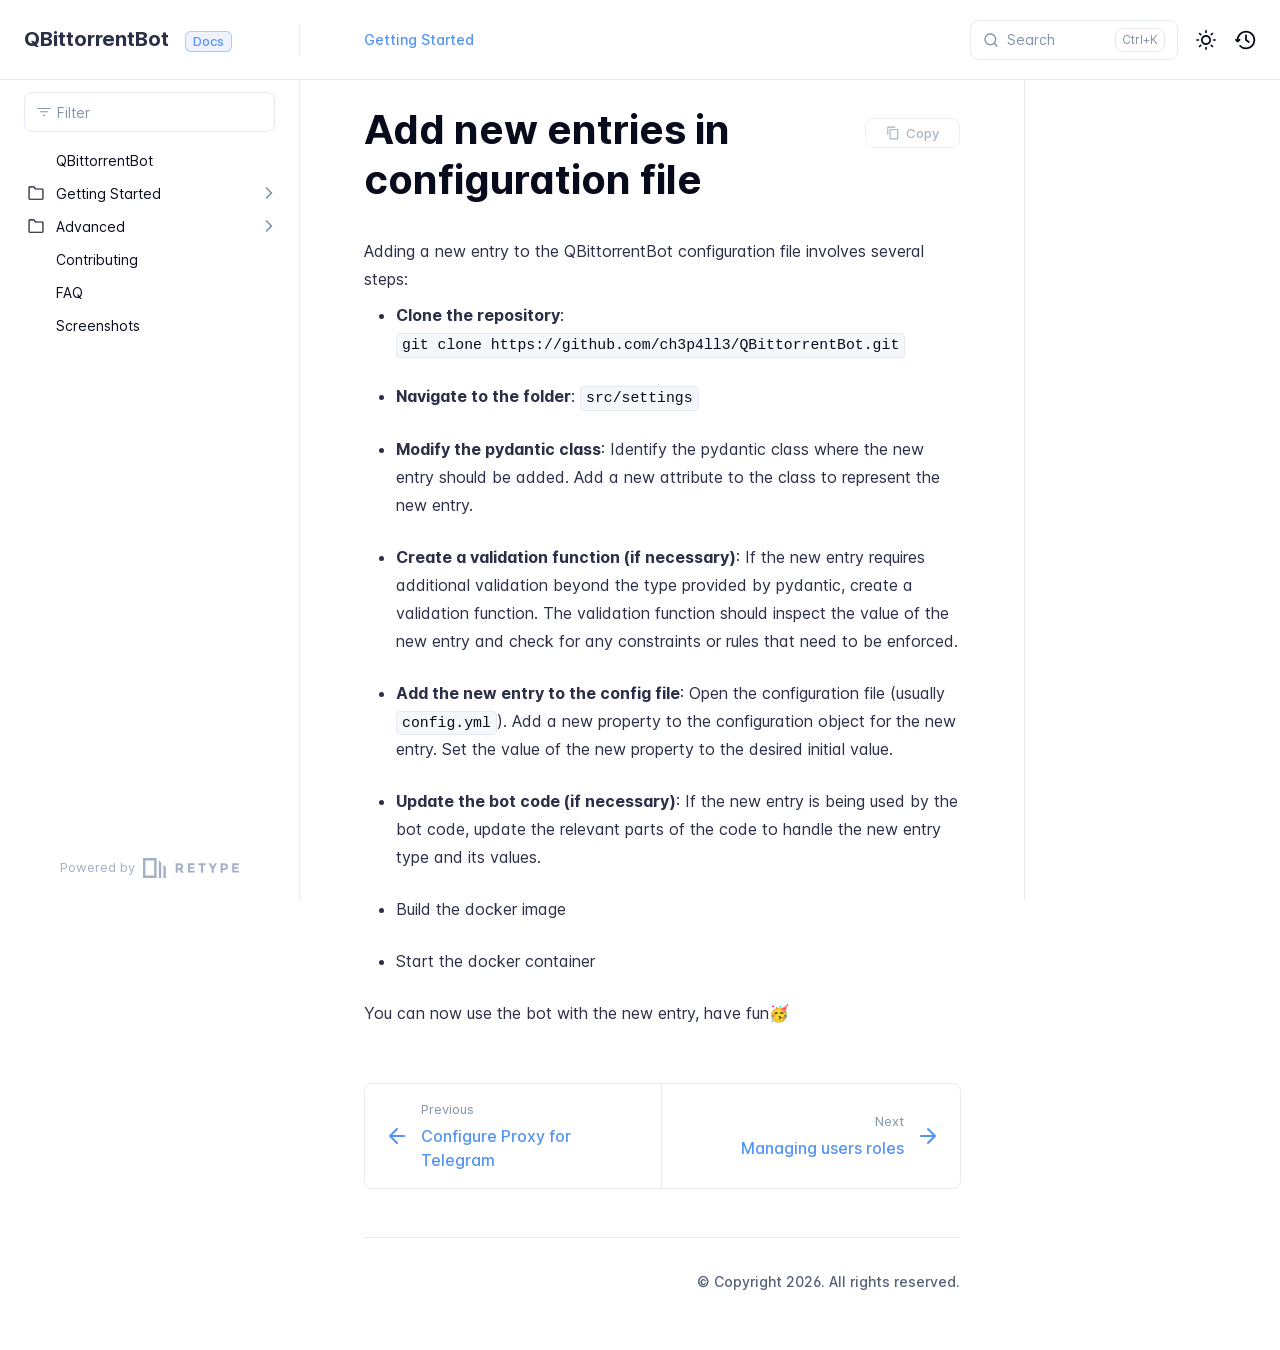
<file: advanced/add_entries_configuration/index.html>
<!DOCTYPE html>
<html lang="en" class="h-full">
<head>
    <meta charset="UTF-8">
    <meta name="viewport" content="width=device-width,initial-scale=1">
    <meta name="color-scheme" content="light dark">
    <meta name="turbo-root" content="/QBittorrentBot">
    <meta name="turbo-cache-control" content="no-cache" data-turbo-track="reload" data-track-token="4.6.0.843993634672">

    <!-- See retype.com -->
    <meta name="generator" content="Retype 4.6.0">

    <!-- Primary Meta Tags -->
    <title>Add new entries in configuration file</title>
    <meta name="title" content="Add new entries in configuration file">
    <meta name="description" content="Adding a new entry to the QBittorrentBot configuration file involves several steps:">

    <!-- Canonical -->
    <link rel="canonical" href="https://ch3p4ll3.github.io/QBittorrentBot/advanced/add_entries_configuration/">
    <link rel="sitemap" type="application/xml" title="Sitemap" href="https://ch3p4ll3.github.io/QBittorrentBot/sitemap.xml">

    <!-- Open Graph -->
    <meta property="og:type" content="website">
    <meta property="og:url" content="https://ch3p4ll3.github.io/QBittorrentBot/advanced/add_entries_configuration/">
    <meta property="og:title" content="Add new entries in configuration file">
    <meta property="og:description" content="Adding a new entry to the QBittorrentBot configuration file involves several steps:">
    <meta property="og:site_name" content="QBittorrentBot">
    <meta property="og:locale" content="en_US">

    <!-- Twitter -->
    <meta name="twitter:card" content="summary_large_image">
    <meta name="twitter:url" content="https://ch3p4ll3.github.io/QBittorrentBot/advanced/add_entries_configuration/">
    <meta name="twitter:title" content="Add new entries in configuration file">
    <meta name="twitter:description" content="Adding a new entry to the QBittorrentBot configuration file involves several steps:">

    <!-- Alternate Markdown -->
    <link rel="alternate" type="text/markdown" href="https://ch3p4ll3.github.io/QBittorrentBot/advanced/add_entries_configuration.md">

    <script data-cfasync="false">(function(){var cl=document.documentElement.classList,ls=localStorage.getItem("retype_scheme"),hd=cl.contains("dark"),hl=cl.contains("light"),wm=window.matchMedia&&window.matchMedia("(prefers-color-scheme: dark)").matches;if(ls==="dark"||(!ls&&wm&&!hd&&!hl)){cl.remove("light");cl.add("dark")}else if(ls==="light"||(!ls&&!wm&&!hd&&!hl)){cl.remove("dark");cl.add("light")}})();</script>

    <link href="../../resources/css/retype.css?v=4.6.0.843993634672" rel="stylesheet">

    <script data-cfasync="false" src="../../resources/js/config.js?v=4.6.0.843993634672" data-turbo-eval="false" defer></script>
    <script data-cfasync="false" src="../../resources/js/retype.js?v=4.6.0" data-turbo-eval="false" defer></script>
    <script id="lunr-js" data-cfasync="false" src="../../resources/js/lunr.js?v=4.6.0.843993634672" data-turbo-eval="false" defer></script>
</head>
<body>
    <div id="retype-app" class="relative text-base antialiased text-base-text bg-base-bg font-body">
    <div class="absolute bottom-0 left-0" style="top: 5rem; right: 50%"></div>

    <header id="retype-header" class="sticky top-0 z-30 flex w-full h-16 bg-header-bg border-b border-header-border md:h-20">
        <div class="container relative flex items-center justify-between pr-6 grow md:justify-start">
            <!-- Mobile menu button skeleton -->
            <button v-cloak class="skeleton retype-mobile-menu-button flex items-center justify-center shrink-0 overflow-hidden dark:text-white focus:outline-hidden rounded-full w-10 h-10 ml-3.5 md:hidden"><svg xmlns="http://www.w3.org/2000/svg" class="mb-px shrink-0" width="24" height="24" viewBox="0 0 24 24" role="presentation" style="margin-bottom: 0px;"><g fill="currentColor"><path d="M2 4h20v2H2zM2 11h20v2H2zM2 18h20v2H2z"></path></g></svg></button>
            <div v-cloak id="retype-sidebar-left-toggle-button"></div>
    
            <!-- Logo -->
            <div class="flex items-center justify-between h-full py-2 md:w-75">
                <div class="flex items-center px-2 md:px-6">
                    <a id="retype-branding-logo" href="https://ch3p4ll3.github.io/QBittorrentBot/" class="flex items-center leading-snug text-xl">
                        <span class="dark:text-white font-bold line-clamp-1 md:line-clamp-2">QBittorrentBot</span>
                    </a><span id="retype-branding-label" class="inline-flex mt-1 px-2 py-1 ml-4 text-xs font-medium leading-none items-center rounded-md bg-branding-label-bg text-branding-label-text ring-1 ring-branding-label-border ring-inset md:inline-block">Docs</span>
                </div>
    
                <span class="hidden h-8 border-r md:inline-block border-base-border"></span>
            </div>
    
            <div class="flex justify-between md:grow">
                <!-- Top Nav -->
                <nav id="retype-header-nav" class="hidden md:flex">
                    <ul class="flex flex-col mb-4 md:pl-16 md:mb-0 md:flex-row md:items-center">
                        <li class="mr-6">
                            <a class="py-2 md:mb-0 inline-flex items-center text-sm whitespace-nowrap transition-colors duration-200 ease-linear md:text-header-text font-header-text hover:text-header-text-hover" href="../../getting_started/">Getting Started</a>
                        </li>
    
                    </ul>
                </nav>
    
                <div v-cloak class="flex justify-end grow">
                    <div id="retype-mobile-search-button"></div>
                    <doc-search-desktop></doc-search-desktop>
    
                    <doc-theme-switch class="lg:ml-2"></doc-theme-switch>
                    <doc-history></doc-history>
                </div>
            </div>
        </div>
    </header>


    <div id="retype-container" class="container relative flex bg-white">
        <!-- Sidebar Skeleton -->
        <div v-cloak class="fixed flex flex-col shrink-0 duration-300 ease-in-out bg-sidebar-left-bg border-sidebar-left-border sidebar top-20 w-75 border-r h-screen md:sticky transition-transform skeleton">
        
            <div class="flex items-center h-16 px-6">
                <input id="retype-filter-input-mock" class="w-full h-10 pl-8 px-3 py-2 transition-colors duration-200 ease-linear bg-filter-bg border border-filter-border rounded-lg shadow-none md:text-sm hover:border-filter-border-hover focus:outline-hidden focus:border-filter-border-focus placeholder-filter-placeholder" type="text">
            </div>
        
            <div class="pl-6 mt-1 mb-4">
                <div class="w-32 h-3 mb-4 bg-skeleton-bg rounded-full loading"></div>
                <div class="w-48 h-3 mb-4 bg-skeleton-bg rounded-full loading"></div>
                <div class="w-40 h-3 mb-4 bg-skeleton-bg rounded-full loading"></div>
                <div class="w-32 h-3 mb-4 bg-skeleton-bg rounded-full loading"></div>
                <div class="w-48 h-3 mb-4 bg-skeleton-bg rounded-full loading"></div>
                <div class="w-40 h-3 mb-4 bg-skeleton-bg rounded-full loading"></div>
            </div>
        
            <div class="shrink-0 mt-auto bg-transparent dark:border-base-border">
                <a class="flex items-center justify-center flex-nowrap h-16 text-gray-350 dark:text-dark-400 hover:text-gray-600 dark:hover:text-dark-300 transition-colors duration-150 ease-in docs-powered-by" target="_blank" href="https://retype.com/" rel="noopener">
                    <span class="text-xs whitespace-nowrap">Powered by</span>
                    <svg xmlns="http://www.w3.org/2000/svg" class="ml-2" fill="currentColor" width="96" height="20" overflow="visible"><path d="M0 0v20h13.59V0H0zm11.15 17.54H2.44V2.46h8.71v15.08zM15.8 20h2.44V4.67L15.8 2.22zM20.45 6.89V20h2.44V9.34z"/><g><path d="M40.16 8.44c0 1.49-.59 2.45-1.75 2.88l2.34 3.32h-2.53l-2.04-2.96h-1.43v2.96h-2.06V5.36h3.5c1.43 0 2.46.24 3.07.73s.9 1.27.9 2.35zm-2.48 1.1c.26-.23.38-.59.38-1.09 0-.5-.13-.84-.4-1.03s-.73-.28-1.39-.28h-1.54v2.75h1.5c.72 0 1.2-.12 1.45-.35zM51.56 5.36V7.2h-4.59v1.91h4.13v1.76h-4.13v1.92h4.74v1.83h-6.79V5.36h6.64zM60.09 7.15v7.48h-2.06V7.15h-2.61V5.36h7.28v1.79h-2.61zM70.81 14.64h-2.06v-3.66l-3.19-5.61h2.23l1.99 3.45 1.99-3.45H74l-3.19 5.61v3.66zM83.99 6.19c.65.55.97 1.4.97 2.55s-.33 1.98-1 2.51-1.68.8-3.04.8h-1.23v2.59h-2.06V5.36h3.26c1.42 0 2.45.28 3.1.83zm-1.51 3.65c.25-.28.37-.69.37-1.22s-.16-.92-.48-1.14c-.32-.23-.82-.34-1.5-.34H79.7v3.12h1.38c.68 0 1.15-.14 1.4-.42zM95.85 5.36V7.2h-4.59v1.91h4.13v1.76h-4.13v1.92H96v1.83h-6.79V5.36h6.64z"/></g></svg>
                </a>
            </div>
        </div>
        
        <!-- Sidebar component -->
        <doc-sidebar v-cloak>
            <template #sidebar-footer>
                <div class="shrink-0 mt-auto border-t md:bg-transparent md:border-none dark:border-base-border">
        
                    <div class="py-3 px-6 md:hidden border-b dark:border-base-border">
                        <nav>
                            <ul class="flex flex-wrap justify-center items-center">
                                <li class="mr-6">
                                    <a class="block py-1 inline-flex items-center text-sm whitespace-nowrap transition-colors duration-200 ease-linear md:text-header-text font-header-text hover:text-header-text-hover" href="../../getting_started/">Getting Started</a>
                                </li>
        
                            </ul>
                        </nav>
                    </div>
        
                    <a class="flex items-center justify-center flex-nowrap h-16 text-gray-350 dark:text-dark-400 hover:text-gray-600 dark:hover:text-dark-300 transition-colors duration-150 ease-in docs-powered-by" target="_blank" href="https://retype.com/" rel="noopener">
                        <span class="text-xs whitespace-nowrap">Powered by</span>
                        <svg xmlns="http://www.w3.org/2000/svg" class="ml-2" fill="currentColor" width="96" height="20" overflow="visible"><path d="M0 0v20h13.59V0H0zm11.15 17.54H2.44V2.46h8.71v15.08zM15.8 20h2.44V4.67L15.8 2.22zM20.45 6.89V20h2.44V9.34z"/><g><path d="M40.16 8.44c0 1.49-.59 2.45-1.75 2.88l2.34 3.32h-2.53l-2.04-2.96h-1.43v2.96h-2.06V5.36h3.5c1.43 0 2.46.24 3.07.73s.9 1.27.9 2.35zm-2.48 1.1c.26-.23.38-.59.38-1.09 0-.5-.13-.84-.4-1.03s-.73-.28-1.39-.28h-1.54v2.75h1.5c.72 0 1.2-.12 1.45-.35zM51.56 5.36V7.2h-4.59v1.91h4.13v1.76h-4.13v1.92h4.74v1.83h-6.79V5.36h6.64zM60.09 7.15v7.48h-2.06V7.15h-2.61V5.36h7.28v1.79h-2.61zM70.81 14.64h-2.06v-3.66l-3.19-5.61h2.23l1.99 3.45 1.99-3.45H74l-3.19 5.61v3.66zM83.99 6.19c.65.55.97 1.4.97 2.55s-.33 1.98-1 2.51-1.68.8-3.04.8h-1.23v2.59h-2.06V5.36h3.26c1.42 0 2.45.28 3.1.83zm-1.51 3.65c.25-.28.37-.69.37-1.22s-.16-.92-.48-1.14c-.32-.23-.82-.34-1.5-.34H79.7v3.12h1.38c.68 0 1.15-.14 1.4-.42zM95.85 5.36V7.2h-4.59v1.91h4.13v1.76h-4.13v1.92H96v1.83h-6.79V5.36h6.64z"/></g></svg>
                    </a>
                </div>
            </template>
        </doc-sidebar>

        <div class="grow min-w-0 bg-body-bg">
            <!-- Render "toolbar" template here on api pages --><!-- Render page content -->
<div class="flex">
    <div id="retype-main" class="min-w-0 p-4 grow md:px-16">
        <main class="relative pb-12 lg:pt-2">
            <div class="relative retype-markdown" id="retype-content">
                <!-- Rendered if sidebar right is enabled -->
                <div id="retype-sidebar-right-toggle"></div>
                <doc-page-actions></doc-page-actions>

                <!-- Page content  -->
<h1 id="add-new-entries-in-configuration-file">Add new entries in configuration file</h1>
<p>Adding a new entry to the QBittorrentBot configuration file involves several steps:</p>
<ul>
<li>
<p><strong>Clone the repository</strong>: <code translate="no" v-pre>git clone https://github.com/ch3p4ll3/QBittorrentBot.git</code></p>
</li>
<li>
<p><strong>Navigate to the folder</strong>: <code translate="no" v-pre>src/settings</code></p>
</li>
<li>
<p><strong>Modify the pydantic class</strong>:
Identify the pydantic class where the new entry should be added.
Add a new attribute to the class to represent the new entry.</p>
</li>
<li>
<p><strong>Create a validation function (if necessary)</strong>:
If the new entry requires additional validation beyond the type provided by pydantic, create a validation function.
The validation function should inspect the value of the new entry and check for any constraints or rules that need to be enforced.</p>
</li>
<li>
<p><strong>Add the new entry to the config file</strong>:
Open the configuration file (usually <code translate="no" v-pre>config.yml</code>).
Add a new property to the configuration object for the new entry.
Set the value of the new property to the desired initial value.</p>
</li>
<li>
<p><strong>Update the bot code (if necessary)</strong>:
If the new entry is being used by the bot code, update the relevant parts of the code to handle the new entry type and its values.</p>
</li>
<li>
<p>Build the docker image</p>
</li>
<li>
<p>Start the docker container</p>
</li>
</ul>
<p>You can now use the bot with the new entry, have fun<span class="docs-emoji">&#x1F973;</span></p>

                
                <!-- Required only on API pages -->
                <doc-toolbar-member-filter-no-results></doc-toolbar-member-filter-no-results>
            </div>
            <footer id="retype-content-footer" class="clear-both">
            
                <nav id="retype-nextprev" class="print:hidden flex mt-14">
                    <div class="w-1/2">
                        <a class="px-5 py-4 h-full flex items-center break-normal font-medium text-body-link border border-base-border hover:border-base-border-hover rounded-l-lg transition-colors duration-150 relative hover:z-5" href="../../advanced/telegram_proxy/">
                            <svg xmlns="http://www.w3.org/2000/svg" class="mr-3" width="24" height="24" viewBox="0 0 24 24" fill="currentColor" overflow="visible"><path d="M19 11H7.41l5.29-5.29a.996.996 0 10-1.41-1.41l-7 7a1 1 0 000 1.42l7 7a1.024 1.024 0 001.42-.01.996.996 0 000-1.41L7.41 13H19c.55 0 1-.45 1-1s-.45-1-1-1z" /><path fill="none" d="M0 0h24v24H0z" /></svg>
                            <span>
                                <span class="block text-xs font-normal text-base-text-muted">Previous</span>
                                <span class="block mt-1">Configure Proxy for Telegram</span>
                            </span>
                        </a>
                    </div>
            
                    <div class="w-1/2">
                        <a class="px-5 py-4 -mx-px h-full flex items-center justify-end break-normal font-medium text-body-link border border-base-border hover:border-base-border-hover rounded-r-lg transition-colors duration-150 relative hover:z-5" href="../../advanced/manager_user_roles/">
                            <span>
                                <span class="block text-xs font-normal text-right text-base-text-muted">Next</span>
                                <span class="block mt-1">Managing users roles</span>
                            </span>
                            <svg xmlns="http://www.w3.org/2000/svg" class="ml-3" width="24" height="24" viewBox="0 0 24 24" fill="currentColor" overflow="visible"><path d="M19.92 12.38a1 1 0 00-.22-1.09l-7-7a.996.996 0 10-1.41 1.41l5.3 5.3H5c-.55 0-1 .45-1 1s.45 1 1 1h11.59l-5.29 5.29a.996.996 0 000 1.41c.19.2.44.3.7.3s.51-.1.71-.29l7-7c.09-.09.16-.21.21-.33z" /><path fill="none" d="M0 0h24v24H0z" /></svg>
                        </a>
                    </div>
                </nav>
            </footer>
        </main>

        <div id="retype-page-footer" class="print:border-none border-t border-base-border pt-6 mb-8">
            <footer class="flex flex-wrap items-center justify-between print:justify-center">
                <div id="retype-footer-links" class="print:hidden">
                    <ul class="flex flex-wrap items-center text-sm">
                    </ul>
                </div>
                <div id="retype-copyright" class="print:justify-center py-2 text-footer-text font-footer-link text-sm leading-relaxed"><p>© Copyright 2026. All rights reserved.</p></div>
            </footer>
        </div>
    </div>

    <!-- Rendered if sidebar right is enabled -->
    <!-- Sidebar right skeleton-->
    <div v-cloak class="fixed top-0 bottom-0 right-0 translate-x-full bg-sidebar-right-bg border-sidebar-right-border lg:sticky lg:border-l lg:shrink-0 lg:pt-6 lg:translate-x-0 sm:w-1/2 lg:w-64 lg:z-0 md:w-104 sidebar-right skeleton">
        <div class="pl-5">
            <div class="w-32 h-3 mb-4 bg-skeleton-bg rounded-full loading"></div>
            <div class="w-48 h-3 mb-4 bg-skeleton-bg rounded-full loading"></div>
            <div class="w-40 h-3 mb-4 bg-skeleton-bg rounded-full loading"></div>
        </div>
    </div>

    <!-- User should be able to hide sidebar right -->
    <doc-sidebar-right v-cloak></doc-sidebar-right>
</div>

        </div>
    </div>

    <doc-search-mobile></doc-search-mobile>
    <doc-back-to-top></doc-back-to-top>
</div>


    <div id="retype-overlay-target"></div>

        <script data-cfasync="false">window.__DOCS__ = { "title": "Add new entries in configuration file", level: 2, icon: "file", hasPrism: false, hasInstagram: false, hasMermaid: false, hasMath: false, tocDepth: 23, "md": "/advanced/add_entries_configuration.md" }</script>
</body>
</html>
</file>
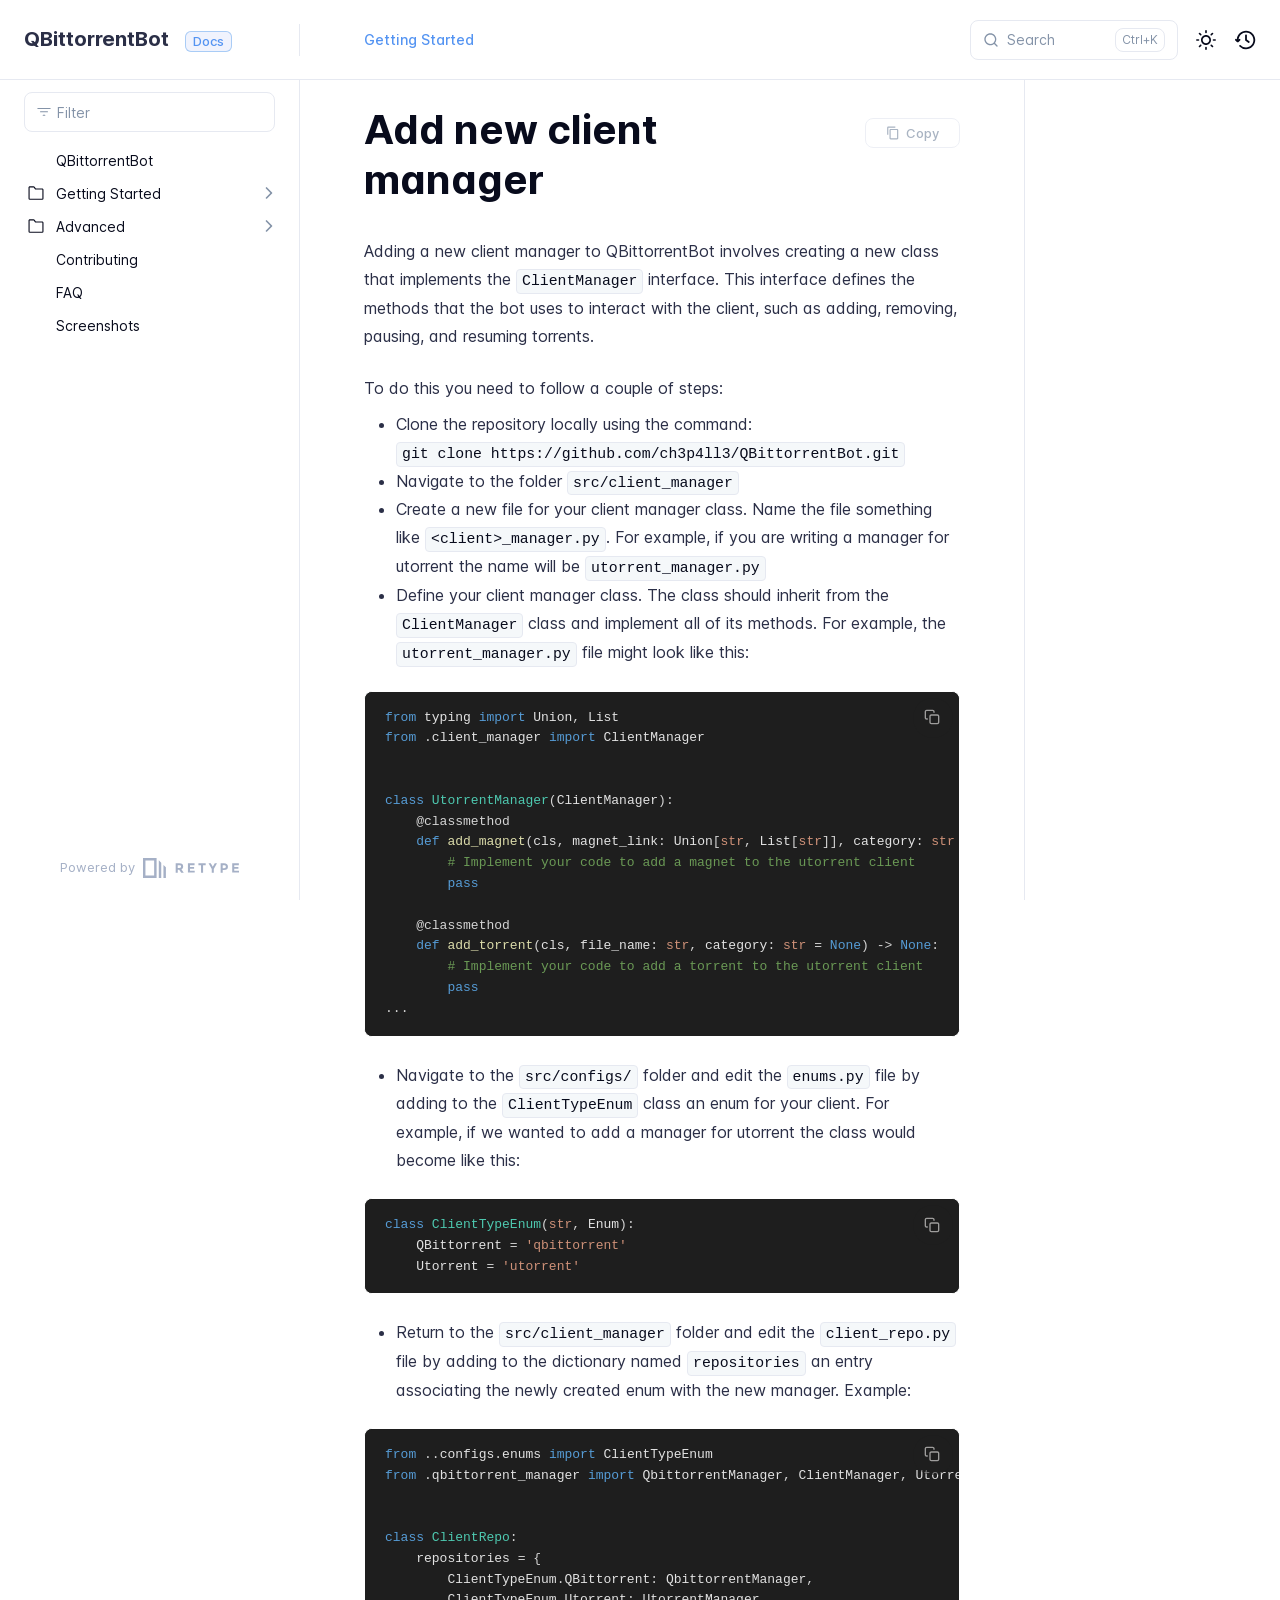
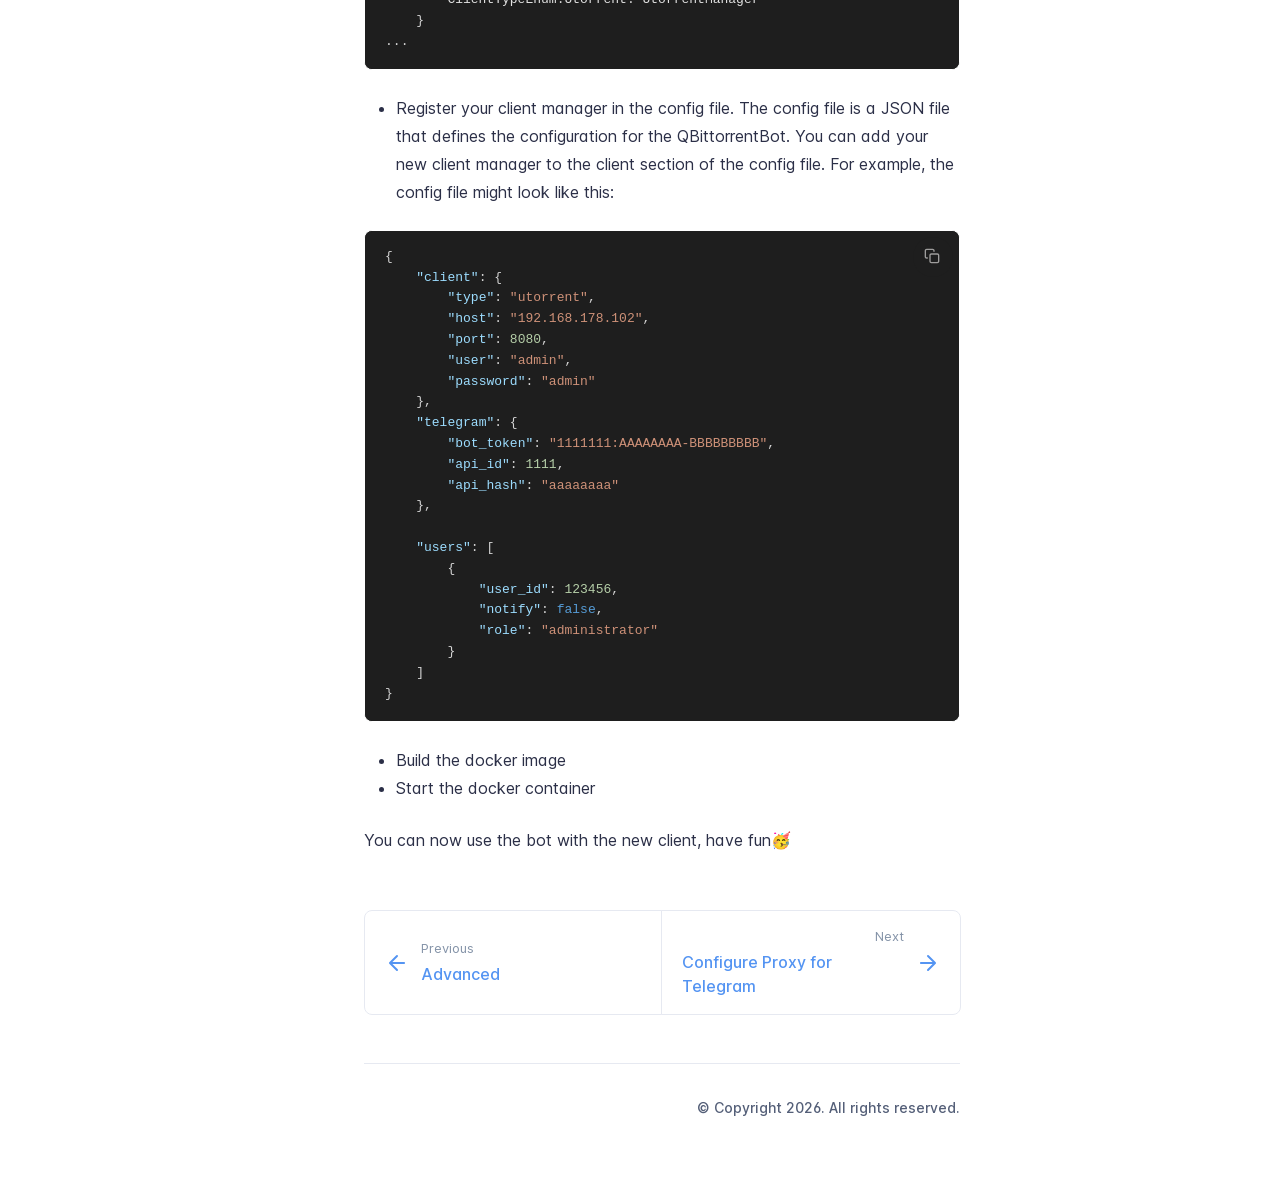
<file: advanced/add_new_client_manager/index.html>
<!DOCTYPE html>
<html lang="en" class="h-full">
<head>
    <meta charset="UTF-8">
    <meta name="viewport" content="width=device-width,initial-scale=1">
    <meta name="color-scheme" content="light dark">
    <meta name="turbo-root" content="/QBittorrentBot">
    <meta name="turbo-cache-control" content="no-cache" data-turbo-track="reload" data-track-token="4.6.0.843993634672">

    <!-- See retype.com -->
    <meta name="generator" content="Retype 4.6.0">

    <!-- Primary Meta Tags -->
    <title>Add new client manager</title>
    <meta name="title" content="Add new client manager">
    <meta name="description" content="Adding a new client manager to QBittorrentBot involves creating a new class that implements the ClientManager interface. This interface defines the methods that the bot uses to interact with the client, such as adding, removing, pausing, and resuming torrents.">

    <!-- Canonical -->
    <link rel="canonical" href="https://ch3p4ll3.github.io/QBittorrentBot/advanced/add_new_client_manager/">
    <link rel="sitemap" type="application/xml" title="Sitemap" href="https://ch3p4ll3.github.io/QBittorrentBot/sitemap.xml">

    <!-- Open Graph -->
    <meta property="og:type" content="website">
    <meta property="og:url" content="https://ch3p4ll3.github.io/QBittorrentBot/advanced/add_new_client_manager/">
    <meta property="og:title" content="Add new client manager">
    <meta property="og:description" content="Adding a new client manager to QBittorrentBot involves creating a new class that implements the ClientManager interface. This interface defines the methods that the bot uses to interact with the client, such as adding, removing, pausing, and resuming torrents.">
    <meta property="og:site_name" content="QBittorrentBot">
    <meta property="og:locale" content="en_US">

    <!-- Twitter -->
    <meta name="twitter:card" content="summary_large_image">
    <meta name="twitter:url" content="https://ch3p4ll3.github.io/QBittorrentBot/advanced/add_new_client_manager/">
    <meta name="twitter:title" content="Add new client manager">
    <meta name="twitter:description" content="Adding a new client manager to QBittorrentBot involves creating a new class that implements the ClientManager interface. This interface defines the methods that the bot uses to interact with the client, such as adding, removing, pausing, and resuming torrents.">

    <!-- Alternate Markdown -->
    <link rel="alternate" type="text/markdown" href="https://ch3p4ll3.github.io/QBittorrentBot/advanced/add_new_client_manager.md">

    <script data-cfasync="false">(function(){var cl=document.documentElement.classList,ls=localStorage.getItem("retype_scheme"),hd=cl.contains("dark"),hl=cl.contains("light"),wm=window.matchMedia&&window.matchMedia("(prefers-color-scheme: dark)").matches;if(ls==="dark"||(!ls&&wm&&!hd&&!hl)){cl.remove("light");cl.add("dark")}else if(ls==="light"||(!ls&&!wm&&!hd&&!hl)){cl.remove("dark");cl.add("light")}})();</script>

    <link href="../../resources/css/retype.css?v=4.6.0.843993634672" rel="stylesheet">

    <script data-cfasync="false" src="../../resources/js/config.js?v=4.6.0.843993634672" data-turbo-eval="false" defer></script>
    <script data-cfasync="false" src="../../resources/js/retype.js?v=4.6.0" data-turbo-eval="false" defer></script>
    <script id="lunr-js" data-cfasync="false" src="../../resources/js/lunr.js?v=4.6.0.843993634672" data-turbo-eval="false" defer></script>
    <script id="prism-js" data-cfasync="false" src="../../resources/js/prism.js?v=4.6.0.843993634672" defer></script>
</head>
<body>
    <div id="retype-app" class="relative text-base antialiased text-base-text bg-base-bg font-body">
    <div class="absolute bottom-0 left-0" style="top: 5rem; right: 50%"></div>

    <header id="retype-header" class="sticky top-0 z-30 flex w-full h-16 bg-header-bg border-b border-header-border md:h-20">
        <div class="container relative flex items-center justify-between pr-6 grow md:justify-start">
            <!-- Mobile menu button skeleton -->
            <button v-cloak class="skeleton retype-mobile-menu-button flex items-center justify-center shrink-0 overflow-hidden dark:text-white focus:outline-hidden rounded-full w-10 h-10 ml-3.5 md:hidden"><svg xmlns="http://www.w3.org/2000/svg" class="mb-px shrink-0" width="24" height="24" viewBox="0 0 24 24" role="presentation" style="margin-bottom: 0px;"><g fill="currentColor"><path d="M2 4h20v2H2zM2 11h20v2H2zM2 18h20v2H2z"></path></g></svg></button>
            <div v-cloak id="retype-sidebar-left-toggle-button"></div>
    
            <!-- Logo -->
            <div class="flex items-center justify-between h-full py-2 md:w-75">
                <div class="flex items-center px-2 md:px-6">
                    <a id="retype-branding-logo" href="https://ch3p4ll3.github.io/QBittorrentBot/" class="flex items-center leading-snug text-xl">
                        <span class="dark:text-white font-bold line-clamp-1 md:line-clamp-2">QBittorrentBot</span>
                    </a><span id="retype-branding-label" class="inline-flex mt-1 px-2 py-1 ml-4 text-xs font-medium leading-none items-center rounded-md bg-branding-label-bg text-branding-label-text ring-1 ring-branding-label-border ring-inset md:inline-block">Docs</span>
                </div>
    
                <span class="hidden h-8 border-r md:inline-block border-base-border"></span>
            </div>
    
            <div class="flex justify-between md:grow">
                <!-- Top Nav -->
                <nav id="retype-header-nav" class="hidden md:flex">
                    <ul class="flex flex-col mb-4 md:pl-16 md:mb-0 md:flex-row md:items-center">
                        <li class="mr-6">
                            <a class="py-2 md:mb-0 inline-flex items-center text-sm whitespace-nowrap transition-colors duration-200 ease-linear md:text-header-text font-header-text hover:text-header-text-hover" href="../../getting_started/">Getting Started</a>
                        </li>
    
                    </ul>
                </nav>
    
                <div v-cloak class="flex justify-end grow">
                    <div id="retype-mobile-search-button"></div>
                    <doc-search-desktop></doc-search-desktop>
    
                    <doc-theme-switch class="lg:ml-2"></doc-theme-switch>
                    <doc-history></doc-history>
                </div>
            </div>
        </div>
    </header>


    <div id="retype-container" class="container relative flex bg-white">
        <!-- Sidebar Skeleton -->
        <div v-cloak class="fixed flex flex-col shrink-0 duration-300 ease-in-out bg-sidebar-left-bg border-sidebar-left-border sidebar top-20 w-75 border-r h-screen md:sticky transition-transform skeleton">
        
            <div class="flex items-center h-16 px-6">
                <input id="retype-filter-input-mock" class="w-full h-10 pl-8 px-3 py-2 transition-colors duration-200 ease-linear bg-filter-bg border border-filter-border rounded-lg shadow-none md:text-sm hover:border-filter-border-hover focus:outline-hidden focus:border-filter-border-focus placeholder-filter-placeholder" type="text">
            </div>
        
            <div class="pl-6 mt-1 mb-4">
                <div class="w-32 h-3 mb-4 bg-skeleton-bg rounded-full loading"></div>
                <div class="w-48 h-3 mb-4 bg-skeleton-bg rounded-full loading"></div>
                <div class="w-40 h-3 mb-4 bg-skeleton-bg rounded-full loading"></div>
                <div class="w-32 h-3 mb-4 bg-skeleton-bg rounded-full loading"></div>
                <div class="w-48 h-3 mb-4 bg-skeleton-bg rounded-full loading"></div>
                <div class="w-40 h-3 mb-4 bg-skeleton-bg rounded-full loading"></div>
            </div>
        
            <div class="shrink-0 mt-auto bg-transparent dark:border-base-border">
                <a class="flex items-center justify-center flex-nowrap h-16 text-gray-350 dark:text-dark-400 hover:text-gray-600 dark:hover:text-dark-300 transition-colors duration-150 ease-in docs-powered-by" target="_blank" href="https://retype.com/" rel="noopener">
                    <span class="text-xs whitespace-nowrap">Powered by</span>
                    <svg xmlns="http://www.w3.org/2000/svg" class="ml-2" fill="currentColor" width="96" height="20" overflow="visible"><path d="M0 0v20h13.59V0H0zm11.15 17.54H2.44V2.46h8.71v15.08zM15.8 20h2.44V4.67L15.8 2.22zM20.45 6.89V20h2.44V9.34z"/><g><path d="M40.16 8.44c0 1.49-.59 2.45-1.75 2.88l2.34 3.32h-2.53l-2.04-2.96h-1.43v2.96h-2.06V5.36h3.5c1.43 0 2.46.24 3.07.73s.9 1.27.9 2.35zm-2.48 1.1c.26-.23.38-.59.38-1.09 0-.5-.13-.84-.4-1.03s-.73-.28-1.39-.28h-1.54v2.75h1.5c.72 0 1.2-.12 1.45-.35zM51.56 5.36V7.2h-4.59v1.91h4.13v1.76h-4.13v1.92h4.74v1.83h-6.79V5.36h6.64zM60.09 7.15v7.48h-2.06V7.15h-2.61V5.36h7.28v1.79h-2.61zM70.81 14.64h-2.06v-3.66l-3.19-5.61h2.23l1.99 3.45 1.99-3.45H74l-3.19 5.61v3.66zM83.99 6.19c.65.55.97 1.4.97 2.55s-.33 1.98-1 2.51-1.68.8-3.04.8h-1.23v2.59h-2.06V5.36h3.26c1.42 0 2.45.28 3.1.83zm-1.51 3.65c.25-.28.37-.69.37-1.22s-.16-.92-.48-1.14c-.32-.23-.82-.34-1.5-.34H79.7v3.12h1.38c.68 0 1.15-.14 1.4-.42zM95.85 5.36V7.2h-4.59v1.91h4.13v1.76h-4.13v1.92H96v1.83h-6.79V5.36h6.64z"/></g></svg>
                </a>
            </div>
        </div>
        
        <!-- Sidebar component -->
        <doc-sidebar v-cloak>
            <template #sidebar-footer>
                <div class="shrink-0 mt-auto border-t md:bg-transparent md:border-none dark:border-base-border">
        
                    <div class="py-3 px-6 md:hidden border-b dark:border-base-border">
                        <nav>
                            <ul class="flex flex-wrap justify-center items-center">
                                <li class="mr-6">
                                    <a class="block py-1 inline-flex items-center text-sm whitespace-nowrap transition-colors duration-200 ease-linear md:text-header-text font-header-text hover:text-header-text-hover" href="../../getting_started/">Getting Started</a>
                                </li>
        
                            </ul>
                        </nav>
                    </div>
        
                    <a class="flex items-center justify-center flex-nowrap h-16 text-gray-350 dark:text-dark-400 hover:text-gray-600 dark:hover:text-dark-300 transition-colors duration-150 ease-in docs-powered-by" target="_blank" href="https://retype.com/" rel="noopener">
                        <span class="text-xs whitespace-nowrap">Powered by</span>
                        <svg xmlns="http://www.w3.org/2000/svg" class="ml-2" fill="currentColor" width="96" height="20" overflow="visible"><path d="M0 0v20h13.59V0H0zm11.15 17.54H2.44V2.46h8.71v15.08zM15.8 20h2.44V4.67L15.8 2.22zM20.45 6.89V20h2.44V9.34z"/><g><path d="M40.16 8.44c0 1.49-.59 2.45-1.75 2.88l2.34 3.32h-2.53l-2.04-2.96h-1.43v2.96h-2.06V5.36h3.5c1.43 0 2.46.24 3.07.73s.9 1.27.9 2.35zm-2.48 1.1c.26-.23.38-.59.38-1.09 0-.5-.13-.84-.4-1.03s-.73-.28-1.39-.28h-1.54v2.75h1.5c.72 0 1.2-.12 1.45-.35zM51.56 5.36V7.2h-4.59v1.91h4.13v1.76h-4.13v1.92h4.74v1.83h-6.79V5.36h6.64zM60.09 7.15v7.48h-2.06V7.15h-2.61V5.36h7.28v1.79h-2.61zM70.81 14.64h-2.06v-3.66l-3.19-5.61h2.23l1.99 3.45 1.99-3.45H74l-3.19 5.61v3.66zM83.99 6.19c.65.55.97 1.4.97 2.55s-.33 1.98-1 2.51-1.68.8-3.04.8h-1.23v2.59h-2.06V5.36h3.26c1.42 0 2.45.28 3.1.83zm-1.51 3.65c.25-.28.37-.69.37-1.22s-.16-.92-.48-1.14c-.32-.23-.82-.34-1.5-.34H79.7v3.12h1.38c.68 0 1.15-.14 1.4-.42zM95.85 5.36V7.2h-4.59v1.91h4.13v1.76h-4.13v1.92H96v1.83h-6.79V5.36h6.64z"/></g></svg>
                    </a>
                </div>
            </template>
        </doc-sidebar>

        <div class="grow min-w-0 bg-body-bg">
            <!-- Render "toolbar" template here on api pages --><!-- Render page content -->
<div class="flex">
    <div id="retype-main" class="min-w-0 p-4 grow md:px-16">
        <main class="relative pb-12 lg:pt-2">
            <div class="relative retype-markdown" id="retype-content">
                <!-- Rendered if sidebar right is enabled -->
                <div id="retype-sidebar-right-toggle"></div>
                <doc-page-actions></doc-page-actions>

                <!-- Page content  -->
<h1 id="add-new-client-manager">Add new client manager</h1>
<p>Adding a new client manager to QBittorrentBot involves creating a new class that implements the <code translate="no" v-pre>ClientManager</code> interface. This interface defines the methods that the bot uses to interact with the client, such as adding, removing, pausing, and resuming torrents.</p>
<p>To do this you need to follow a couple of steps:</p>
<ul>
<li>Clone the repository locally using the command: <code translate="no" v-pre>git clone https://github.com/ch3p4ll3/QBittorrentBot.git</code></li>
<li>Navigate to the folder <code translate="no" v-pre>src/client_manager</code></li>
<li>Create a new file for your client manager class. Name the file something like <code translate="no" v-pre>&lt;client&gt;_manager.py</code>. For example, if you are writing a manager for utorrent the name will be <code translate="no" v-pre>utorrent_manager.py</code></li>
<li>Define your client manager class. The class should inherit from the <code translate="no" v-pre>ClientManager</code> class and implement all of its methods. For example, the <code translate="no" v-pre>utorrent_manager.py</code> file might look like this:</li>
</ul>
<div id="add-new-client-manager-code-1" class="codeblock-wrapper"><doc-codeblock>
<pre translate="no" class="language-python"><code v-pre class="language-python">from typing import Union, List
from .client_manager import ClientManager


class UtorrentManager(ClientManager):
    @classmethod
    def add_magnet(cls, magnet_link: Union[str, List[str]], category: str = None) -&gt; None:
        # Implement your code to add a magnet to the utorrent client
        pass

    @classmethod
    def add_torrent(cls, file_name: str, category: str = None) -&gt; None:
        # Implement your code to add a torrent to the utorrent client
        pass
...</code></pre>
</doc-codeblock></div>
<ul>
<li>Navigate to the <code translate="no" v-pre>src/configs/</code> folder and edit the <code translate="no" v-pre>enums.py</code> file by adding to the <code translate="no" v-pre>ClientTypeEnum</code> class an enum for your client. For example, if we wanted to add a manager for utorrent the class would become like this:</li>
</ul>
<div id="add-new-client-manager-code-2" class="codeblock-wrapper"><doc-codeblock>
<pre translate="no" class="language-python"><code v-pre class="language-python">class ClientTypeEnum(str, Enum):
    QBittorrent = 'qbittorrent'
    Utorrent = 'utorrent'</code></pre>
</doc-codeblock></div>
<ul>
<li>Return to the <code translate="no" v-pre>src/client_manager</code> folder and edit the <code translate="no" v-pre>client_repo.py</code> file by adding to the dictionary named <code translate="no" v-pre>repositories</code> an entry associating the newly created enum with the new manager. Example:</li>
</ul>
<div id="add-new-client-manager-code-3" class="codeblock-wrapper"><doc-codeblock>
<pre translate="no" class="language-python"><code v-pre class="language-python">from ..configs.enums import ClientTypeEnum
from .qbittorrent_manager import QbittorrentManager, ClientManager, UtorrentManager


class ClientRepo:
    repositories = {
        ClientTypeEnum.QBittorrent: QbittorrentManager,
        ClientTypeEnum.Utorrent: UtorrentManager
    }
...</code></pre>
</doc-codeblock></div>
<ul>
<li>Register your client manager in the config file. The config file is a JSON file that defines the configuration for the QBittorrentBot. You can add your new client manager to the client section of the config file. For example, the config file might look like this:</li>
</ul>
<div id="add-new-client-manager-code-4" class="codeblock-wrapper"><doc-codeblock>
<pre translate="no" class="language-json"><code v-pre class="language-json">{
    &quot;client&quot;: {
        &quot;type&quot;: &quot;utorrent&quot;,
        &quot;host&quot;: &quot;192.168.178.102&quot;,
        &quot;port&quot;: 8080,
        &quot;user&quot;: &quot;admin&quot;,
        &quot;password&quot;: &quot;admin&quot;
    },
    &quot;telegram&quot;: {
        &quot;bot_token&quot;: &quot;1111111:AAAAAAAA-BBBBBBBBB&quot;,
        &quot;api_id&quot;: 1111,
        &quot;api_hash&quot;: &quot;aaaaaaaa&quot;
    },

    &quot;users&quot;: [
        {
            &quot;user_id&quot;: 123456,
            &quot;notify&quot;: false,
            &quot;role&quot;: &quot;administrator&quot;
        }
    ]
}</code></pre>
</doc-codeblock></div>
<ul>
<li>Build the docker image</li>
<li>Start the docker container</li>
</ul>
<p>You can now use the bot with the new client, have fun<span class="docs-emoji">&#x1F973;</span></p>

                
                <!-- Required only on API pages -->
                <doc-toolbar-member-filter-no-results></doc-toolbar-member-filter-no-results>
            </div>
            <footer id="retype-content-footer" class="clear-both">
            
                <nav id="retype-nextprev" class="print:hidden flex mt-14">
                    <div class="w-1/2">
                        <a class="px-5 py-4 h-full flex items-center break-normal font-medium text-body-link border border-base-border hover:border-base-border-hover rounded-l-lg transition-colors duration-150 relative hover:z-5" href="../../advanced/">
                            <svg xmlns="http://www.w3.org/2000/svg" class="mr-3" width="24" height="24" viewBox="0 0 24 24" fill="currentColor" overflow="visible"><path d="M19 11H7.41l5.29-5.29a.996.996 0 10-1.41-1.41l-7 7a1 1 0 000 1.42l7 7a1.024 1.024 0 001.42-.01.996.996 0 000-1.41L7.41 13H19c.55 0 1-.45 1-1s-.45-1-1-1z" /><path fill="none" d="M0 0h24v24H0z" /></svg>
                            <span>
                                <span class="block text-xs font-normal text-base-text-muted">Previous</span>
                                <span class="block mt-1">Advanced</span>
                            </span>
                        </a>
                    </div>
            
                    <div class="w-1/2">
                        <a class="px-5 py-4 -mx-px h-full flex items-center justify-end break-normal font-medium text-body-link border border-base-border hover:border-base-border-hover rounded-r-lg transition-colors duration-150 relative hover:z-5" href="../../advanced/telegram_proxy/">
                            <span>
                                <span class="block text-xs font-normal text-right text-base-text-muted">Next</span>
                                <span class="block mt-1">Configure Proxy for Telegram</span>
                            </span>
                            <svg xmlns="http://www.w3.org/2000/svg" class="ml-3" width="24" height="24" viewBox="0 0 24 24" fill="currentColor" overflow="visible"><path d="M19.92 12.38a1 1 0 00-.22-1.09l-7-7a.996.996 0 10-1.41 1.41l5.3 5.3H5c-.55 0-1 .45-1 1s.45 1 1 1h11.59l-5.29 5.29a.996.996 0 000 1.41c.19.2.44.3.7.3s.51-.1.71-.29l7-7c.09-.09.16-.21.21-.33z" /><path fill="none" d="M0 0h24v24H0z" /></svg>
                        </a>
                    </div>
                </nav>
            </footer>
        </main>

        <div id="retype-page-footer" class="print:border-none border-t border-base-border pt-6 mb-8">
            <footer class="flex flex-wrap items-center justify-between print:justify-center">
                <div id="retype-footer-links" class="print:hidden">
                    <ul class="flex flex-wrap items-center text-sm">
                    </ul>
                </div>
                <div id="retype-copyright" class="print:justify-center py-2 text-footer-text font-footer-link text-sm leading-relaxed"><p>© Copyright 2026. All rights reserved.</p></div>
            </footer>
        </div>
    </div>

    <!-- Rendered if sidebar right is enabled -->
    <!-- Sidebar right skeleton-->
    <div v-cloak class="fixed top-0 bottom-0 right-0 translate-x-full bg-sidebar-right-bg border-sidebar-right-border lg:sticky lg:border-l lg:shrink-0 lg:pt-6 lg:translate-x-0 sm:w-1/2 lg:w-64 lg:z-0 md:w-104 sidebar-right skeleton">
        <div class="pl-5">
            <div class="w-32 h-3 mb-4 bg-skeleton-bg rounded-full loading"></div>
            <div class="w-48 h-3 mb-4 bg-skeleton-bg rounded-full loading"></div>
            <div class="w-40 h-3 mb-4 bg-skeleton-bg rounded-full loading"></div>
        </div>
    </div>

    <!-- User should be able to hide sidebar right -->
    <doc-sidebar-right v-cloak></doc-sidebar-right>
</div>

        </div>
    </div>

    <doc-search-mobile></doc-search-mobile>
    <doc-back-to-top></doc-back-to-top>
</div>


    <div id="retype-overlay-target"></div>

        <script data-cfasync="false">window.__DOCS__ = { "title": "Add new client manager", level: 2, icon: "file", hasPrism: true, hasInstagram: false, hasMermaid: false, hasMath: false, tocDepth: 23, "md": "/advanced/add_new_client_manager.md" }</script>
</body>
</html>
</file>
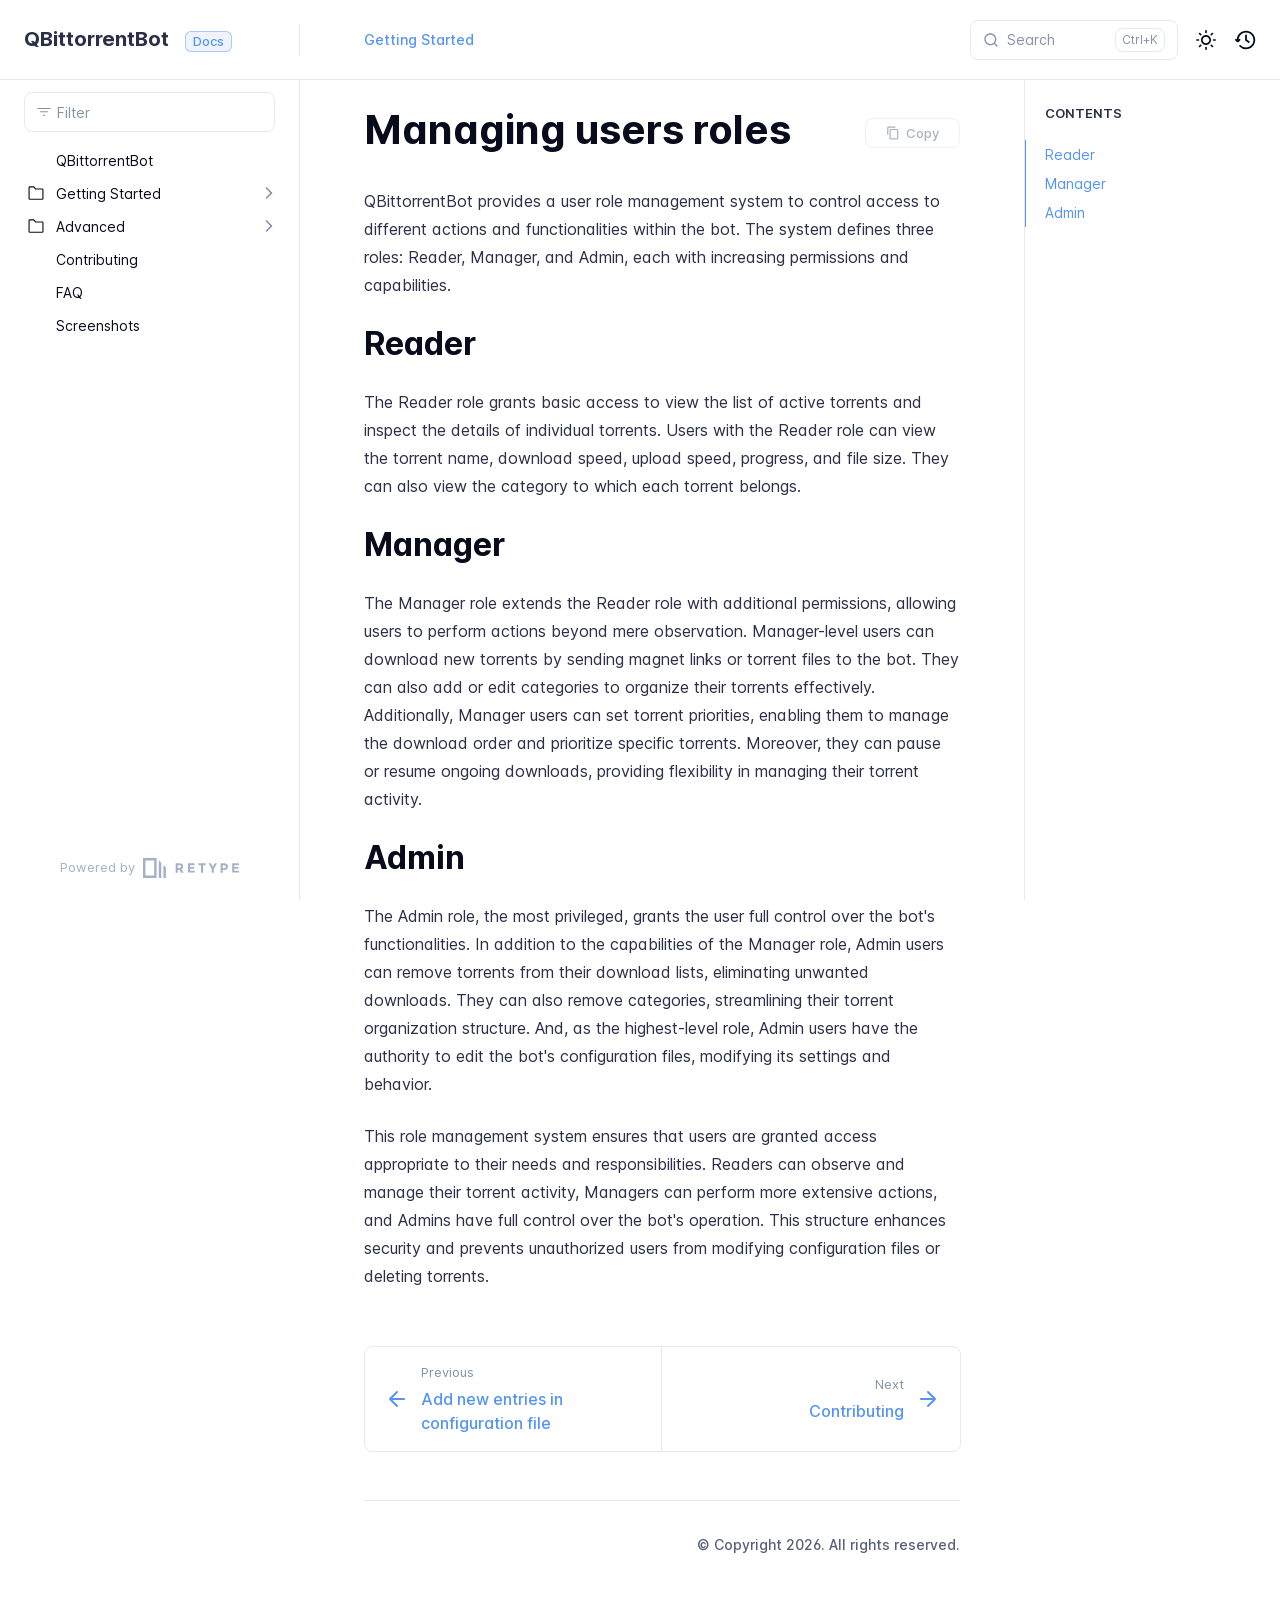
<file: advanced/manager_user_roles/index.html>
<!DOCTYPE html>
<html lang="en" class="h-full">
<head>
    <meta charset="UTF-8">
    <meta name="viewport" content="width=device-width,initial-scale=1">
    <meta name="color-scheme" content="light dark">
    <meta name="turbo-root" content="/QBittorrentBot">
    <meta name="turbo-cache-control" content="no-cache" data-turbo-track="reload" data-track-token="4.6.0.843993634672">

    <!-- See retype.com -->
    <meta name="generator" content="Retype 4.6.0">

    <!-- Primary Meta Tags -->
    <title>Managing users roles</title>
    <meta name="title" content="Managing users roles">
    <meta name="description" content="QBittorrentBot provides a user role management system to control access to different actions and functionalities within the bot. The system defines three roles: Reader, Manager, and Admin, each with increasing permissions and capabilities.">

    <!-- Canonical -->
    <link rel="canonical" href="https://ch3p4ll3.github.io/QBittorrentBot/advanced/manager_user_roles/">
    <link rel="sitemap" type="application/xml" title="Sitemap" href="https://ch3p4ll3.github.io/QBittorrentBot/sitemap.xml">

    <!-- Open Graph -->
    <meta property="og:type" content="website">
    <meta property="og:url" content="https://ch3p4ll3.github.io/QBittorrentBot/advanced/manager_user_roles/">
    <meta property="og:title" content="Managing users roles">
    <meta property="og:description" content="QBittorrentBot provides a user role management system to control access to different actions and functionalities within the bot. The system defines three roles: Reader, Manager, and Admin, each with increasing permissions and capabilities.">
    <meta property="og:site_name" content="QBittorrentBot">
    <meta property="og:locale" content="en_US">

    <!-- Twitter -->
    <meta name="twitter:card" content="summary_large_image">
    <meta name="twitter:url" content="https://ch3p4ll3.github.io/QBittorrentBot/advanced/manager_user_roles/">
    <meta name="twitter:title" content="Managing users roles">
    <meta name="twitter:description" content="QBittorrentBot provides a user role management system to control access to different actions and functionalities within the bot. The system defines three roles: Reader, Manager, and Admin, each with increasing permissions and capabilities.">

    <!-- Alternate Markdown -->
    <link rel="alternate" type="text/markdown" href="https://ch3p4ll3.github.io/QBittorrentBot/advanced/manager_user_roles.md">

    <script data-cfasync="false">(function(){var cl=document.documentElement.classList,ls=localStorage.getItem("retype_scheme"),hd=cl.contains("dark"),hl=cl.contains("light"),wm=window.matchMedia&&window.matchMedia("(prefers-color-scheme: dark)").matches;if(ls==="dark"||(!ls&&wm&&!hd&&!hl)){cl.remove("light");cl.add("dark")}else if(ls==="light"||(!ls&&!wm&&!hd&&!hl)){cl.remove("dark");cl.add("light")}})();</script>

    <link href="../../resources/css/retype.css?v=4.6.0.843993634672" rel="stylesheet">

    <script data-cfasync="false" src="../../resources/js/config.js?v=4.6.0.843993634672" data-turbo-eval="false" defer></script>
    <script data-cfasync="false" src="../../resources/js/retype.js?v=4.6.0" data-turbo-eval="false" defer></script>
    <script id="lunr-js" data-cfasync="false" src="../../resources/js/lunr.js?v=4.6.0.843993634672" data-turbo-eval="false" defer></script>
</head>
<body>
    <div id="retype-app" class="relative text-base antialiased text-base-text bg-base-bg font-body">
    <div class="absolute bottom-0 left-0" style="top: 5rem; right: 50%"></div>

    <header id="retype-header" class="sticky top-0 z-30 flex w-full h-16 bg-header-bg border-b border-header-border md:h-20">
        <div class="container relative flex items-center justify-between pr-6 grow md:justify-start">
            <!-- Mobile menu button skeleton -->
            <button v-cloak class="skeleton retype-mobile-menu-button flex items-center justify-center shrink-0 overflow-hidden dark:text-white focus:outline-hidden rounded-full w-10 h-10 ml-3.5 md:hidden"><svg xmlns="http://www.w3.org/2000/svg" class="mb-px shrink-0" width="24" height="24" viewBox="0 0 24 24" role="presentation" style="margin-bottom: 0px;"><g fill="currentColor"><path d="M2 4h20v2H2zM2 11h20v2H2zM2 18h20v2H2z"></path></g></svg></button>
            <div v-cloak id="retype-sidebar-left-toggle-button"></div>
    
            <!-- Logo -->
            <div class="flex items-center justify-between h-full py-2 md:w-75">
                <div class="flex items-center px-2 md:px-6">
                    <a id="retype-branding-logo" href="https://ch3p4ll3.github.io/QBittorrentBot/" class="flex items-center leading-snug text-xl">
                        <span class="dark:text-white font-bold line-clamp-1 md:line-clamp-2">QBittorrentBot</span>
                    </a><span id="retype-branding-label" class="inline-flex mt-1 px-2 py-1 ml-4 text-xs font-medium leading-none items-center rounded-md bg-branding-label-bg text-branding-label-text ring-1 ring-branding-label-border ring-inset md:inline-block">Docs</span>
                </div>
    
                <span class="hidden h-8 border-r md:inline-block border-base-border"></span>
            </div>
    
            <div class="flex justify-between md:grow">
                <!-- Top Nav -->
                <nav id="retype-header-nav" class="hidden md:flex">
                    <ul class="flex flex-col mb-4 md:pl-16 md:mb-0 md:flex-row md:items-center">
                        <li class="mr-6">
                            <a class="py-2 md:mb-0 inline-flex items-center text-sm whitespace-nowrap transition-colors duration-200 ease-linear md:text-header-text font-header-text hover:text-header-text-hover" href="../../getting_started/">Getting Started</a>
                        </li>
    
                    </ul>
                </nav>
    
                <div v-cloak class="flex justify-end grow">
                    <div id="retype-mobile-search-button"></div>
                    <doc-search-desktop></doc-search-desktop>
    
                    <doc-theme-switch class="lg:ml-2"></doc-theme-switch>
                    <doc-history></doc-history>
                </div>
            </div>
        </div>
    </header>


    <div id="retype-container" class="container relative flex bg-white">
        <!-- Sidebar Skeleton -->
        <div v-cloak class="fixed flex flex-col shrink-0 duration-300 ease-in-out bg-sidebar-left-bg border-sidebar-left-border sidebar top-20 w-75 border-r h-screen md:sticky transition-transform skeleton">
        
            <div class="flex items-center h-16 px-6">
                <input id="retype-filter-input-mock" class="w-full h-10 pl-8 px-3 py-2 transition-colors duration-200 ease-linear bg-filter-bg border border-filter-border rounded-lg shadow-none md:text-sm hover:border-filter-border-hover focus:outline-hidden focus:border-filter-border-focus placeholder-filter-placeholder" type="text">
            </div>
        
            <div class="pl-6 mt-1 mb-4">
                <div class="w-32 h-3 mb-4 bg-skeleton-bg rounded-full loading"></div>
                <div class="w-48 h-3 mb-4 bg-skeleton-bg rounded-full loading"></div>
                <div class="w-40 h-3 mb-4 bg-skeleton-bg rounded-full loading"></div>
                <div class="w-32 h-3 mb-4 bg-skeleton-bg rounded-full loading"></div>
                <div class="w-48 h-3 mb-4 bg-skeleton-bg rounded-full loading"></div>
                <div class="w-40 h-3 mb-4 bg-skeleton-bg rounded-full loading"></div>
            </div>
        
            <div class="shrink-0 mt-auto bg-transparent dark:border-base-border">
                <a class="flex items-center justify-center flex-nowrap h-16 text-gray-350 dark:text-dark-400 hover:text-gray-600 dark:hover:text-dark-300 transition-colors duration-150 ease-in docs-powered-by" target="_blank" href="https://retype.com/" rel="noopener">
                    <span class="text-xs whitespace-nowrap">Powered by</span>
                    <svg xmlns="http://www.w3.org/2000/svg" class="ml-2" fill="currentColor" width="96" height="20" overflow="visible"><path d="M0 0v20h13.59V0H0zm11.15 17.54H2.44V2.46h8.71v15.08zM15.8 20h2.44V4.67L15.8 2.22zM20.45 6.89V20h2.44V9.34z"/><g><path d="M40.16 8.44c0 1.49-.59 2.45-1.75 2.88l2.34 3.32h-2.53l-2.04-2.96h-1.43v2.96h-2.06V5.36h3.5c1.43 0 2.46.24 3.07.73s.9 1.27.9 2.35zm-2.48 1.1c.26-.23.38-.59.38-1.09 0-.5-.13-.84-.4-1.03s-.73-.28-1.39-.28h-1.54v2.75h1.5c.72 0 1.2-.12 1.45-.35zM51.56 5.36V7.2h-4.59v1.91h4.13v1.76h-4.13v1.92h4.74v1.83h-6.79V5.36h6.64zM60.09 7.15v7.48h-2.06V7.15h-2.61V5.36h7.28v1.79h-2.61zM70.81 14.64h-2.06v-3.66l-3.19-5.61h2.23l1.99 3.45 1.99-3.45H74l-3.19 5.61v3.66zM83.99 6.19c.65.55.97 1.4.97 2.55s-.33 1.98-1 2.51-1.68.8-3.04.8h-1.23v2.59h-2.06V5.36h3.26c1.42 0 2.45.28 3.1.83zm-1.51 3.65c.25-.28.37-.69.37-1.22s-.16-.92-.48-1.14c-.32-.23-.82-.34-1.5-.34H79.7v3.12h1.38c.68 0 1.15-.14 1.4-.42zM95.85 5.36V7.2h-4.59v1.91h4.13v1.76h-4.13v1.92H96v1.83h-6.79V5.36h6.64z"/></g></svg>
                </a>
            </div>
        </div>
        
        <!-- Sidebar component -->
        <doc-sidebar v-cloak>
            <template #sidebar-footer>
                <div class="shrink-0 mt-auto border-t md:bg-transparent md:border-none dark:border-base-border">
        
                    <div class="py-3 px-6 md:hidden border-b dark:border-base-border">
                        <nav>
                            <ul class="flex flex-wrap justify-center items-center">
                                <li class="mr-6">
                                    <a class="block py-1 inline-flex items-center text-sm whitespace-nowrap transition-colors duration-200 ease-linear md:text-header-text font-header-text hover:text-header-text-hover" href="../../getting_started/">Getting Started</a>
                                </li>
        
                            </ul>
                        </nav>
                    </div>
        
                    <a class="flex items-center justify-center flex-nowrap h-16 text-gray-350 dark:text-dark-400 hover:text-gray-600 dark:hover:text-dark-300 transition-colors duration-150 ease-in docs-powered-by" target="_blank" href="https://retype.com/" rel="noopener">
                        <span class="text-xs whitespace-nowrap">Powered by</span>
                        <svg xmlns="http://www.w3.org/2000/svg" class="ml-2" fill="currentColor" width="96" height="20" overflow="visible"><path d="M0 0v20h13.59V0H0zm11.15 17.54H2.44V2.46h8.71v15.08zM15.8 20h2.44V4.67L15.8 2.22zM20.45 6.89V20h2.44V9.34z"/><g><path d="M40.16 8.44c0 1.49-.59 2.45-1.75 2.88l2.34 3.32h-2.53l-2.04-2.96h-1.43v2.96h-2.06V5.36h3.5c1.43 0 2.46.24 3.07.73s.9 1.27.9 2.35zm-2.48 1.1c.26-.23.38-.59.38-1.09 0-.5-.13-.84-.4-1.03s-.73-.28-1.39-.28h-1.54v2.75h1.5c.72 0 1.2-.12 1.45-.35zM51.56 5.36V7.2h-4.59v1.91h4.13v1.76h-4.13v1.92h4.74v1.83h-6.79V5.36h6.64zM60.09 7.15v7.48h-2.06V7.15h-2.61V5.36h7.28v1.79h-2.61zM70.81 14.64h-2.06v-3.66l-3.19-5.61h2.23l1.99 3.45 1.99-3.45H74l-3.19 5.61v3.66zM83.99 6.19c.65.55.97 1.4.97 2.55s-.33 1.98-1 2.51-1.68.8-3.04.8h-1.23v2.59h-2.06V5.36h3.26c1.42 0 2.45.28 3.1.83zm-1.51 3.65c.25-.28.37-.69.37-1.22s-.16-.92-.48-1.14c-.32-.23-.82-.34-1.5-.34H79.7v3.12h1.38c.68 0 1.15-.14 1.4-.42zM95.85 5.36V7.2h-4.59v1.91h4.13v1.76h-4.13v1.92H96v1.83h-6.79V5.36h6.64z"/></g></svg>
                    </a>
                </div>
            </template>
        </doc-sidebar>

        <div class="grow min-w-0 bg-body-bg">
            <!-- Render "toolbar" template here on api pages --><!-- Render page content -->
<div class="flex">
    <div id="retype-main" class="min-w-0 p-4 grow md:px-16">
        <main class="relative pb-12 lg:pt-2">
            <div class="relative retype-markdown" id="retype-content">
                <!-- Rendered if sidebar right is enabled -->
                <div id="retype-sidebar-right-toggle"></div>
                <doc-page-actions></doc-page-actions>

                <!-- Page content  -->
<h1 id="managing-users-roles">Managing users roles</h1>
<p>QBittorrentBot provides a user role management system to control access to different actions and functionalities within the bot. The system defines three roles: Reader, Manager, and Admin, each with increasing permissions and capabilities.</p>
<h2 id="reader">Reader</h2>
<p>The Reader role grants basic access to view the list of active torrents and inspect the details of individual torrents. Users with the Reader role can view the torrent name, download speed, upload speed, progress, and file size. They can also view the category to which each torrent belongs.</p>
<h2 id="manager">Manager</h2>
<p>The Manager role extends the Reader role with additional permissions, allowing users to perform actions beyond mere observation. Manager-level users can download new torrents by sending magnet links or torrent files to the bot. They can also add or edit categories to organize their torrents effectively. Additionally, Manager users can set torrent priorities, enabling them to manage the download order and prioritize specific torrents. Moreover, they can pause or resume ongoing downloads, providing flexibility in managing their torrent activity.</p>
<h2 id="admin">Admin</h2>
<p>The Admin role, the most privileged, grants the user full control over the bot&#x27;s functionalities. In addition to the capabilities of the Manager role, Admin users can remove torrents from their download lists, eliminating unwanted downloads. They can also remove categories, streamlining their torrent organization structure. And, as the highest-level role, Admin users have the authority to edit the bot&#x27;s configuration files, modifying its settings and behavior.</p>
<p>This role management system ensures that users are granted access appropriate to their needs and responsibilities. Readers can observe and manage their torrent activity, Managers can perform more extensive actions, and Admins have full control over the bot&#x27;s operation. This structure enhances security and prevents unauthorized users from modifying configuration files or deleting torrents.</p>

                
                <!-- Required only on API pages -->
                <doc-toolbar-member-filter-no-results></doc-toolbar-member-filter-no-results>
            </div>
            <footer id="retype-content-footer" class="clear-both">
            
                <nav id="retype-nextprev" class="print:hidden flex mt-14">
                    <div class="w-1/2">
                        <a class="px-5 py-4 h-full flex items-center break-normal font-medium text-body-link border border-base-border hover:border-base-border-hover rounded-l-lg transition-colors duration-150 relative hover:z-5" href="../../advanced/add_entries_configuration/">
                            <svg xmlns="http://www.w3.org/2000/svg" class="mr-3" width="24" height="24" viewBox="0 0 24 24" fill="currentColor" overflow="visible"><path d="M19 11H7.41l5.29-5.29a.996.996 0 10-1.41-1.41l-7 7a1 1 0 000 1.42l7 7a1.024 1.024 0 001.42-.01.996.996 0 000-1.41L7.41 13H19c.55 0 1-.45 1-1s-.45-1-1-1z" /><path fill="none" d="M0 0h24v24H0z" /></svg>
                            <span>
                                <span class="block text-xs font-normal text-base-text-muted">Previous</span>
                                <span class="block mt-1">Add new entries in configuration file</span>
                            </span>
                        </a>
                    </div>
            
                    <div class="w-1/2">
                        <a class="px-5 py-4 -mx-px h-full flex items-center justify-end break-normal font-medium text-body-link border border-base-border hover:border-base-border-hover rounded-r-lg transition-colors duration-150 relative hover:z-5" href="../../contributing/">
                            <span>
                                <span class="block text-xs font-normal text-right text-base-text-muted">Next</span>
                                <span class="block mt-1">Contributing</span>
                            </span>
                            <svg xmlns="http://www.w3.org/2000/svg" class="ml-3" width="24" height="24" viewBox="0 0 24 24" fill="currentColor" overflow="visible"><path d="M19.92 12.38a1 1 0 00-.22-1.09l-7-7a.996.996 0 10-1.41 1.41l5.3 5.3H5c-.55 0-1 .45-1 1s.45 1 1 1h11.59l-5.29 5.29a.996.996 0 000 1.41c.19.2.44.3.7.3s.51-.1.71-.29l7-7c.09-.09.16-.21.21-.33z" /><path fill="none" d="M0 0h24v24H0z" /></svg>
                        </a>
                    </div>
                </nav>
            </footer>
        </main>

        <div id="retype-page-footer" class="print:border-none border-t border-base-border pt-6 mb-8">
            <footer class="flex flex-wrap items-center justify-between print:justify-center">
                <div id="retype-footer-links" class="print:hidden">
                    <ul class="flex flex-wrap items-center text-sm">
                    </ul>
                </div>
                <div id="retype-copyright" class="print:justify-center py-2 text-footer-text font-footer-link text-sm leading-relaxed"><p>© Copyright 2026. All rights reserved.</p></div>
            </footer>
        </div>
    </div>

    <!-- Rendered if sidebar right is enabled -->
    <!-- Sidebar right skeleton-->
    <div v-cloak class="fixed top-0 bottom-0 right-0 translate-x-full bg-sidebar-right-bg border-sidebar-right-border lg:sticky lg:border-l lg:shrink-0 lg:pt-6 lg:translate-x-0 sm:w-1/2 lg:w-64 lg:z-0 md:w-104 sidebar-right skeleton">
        <div class="pl-5">
            <div class="w-32 h-3 mb-4 bg-skeleton-bg rounded-full loading"></div>
            <div class="w-48 h-3 mb-4 bg-skeleton-bg rounded-full loading"></div>
            <div class="w-40 h-3 mb-4 bg-skeleton-bg rounded-full loading"></div>
        </div>
    </div>

    <!-- User should be able to hide sidebar right -->
    <doc-sidebar-right v-cloak></doc-sidebar-right>
</div>

        </div>
    </div>

    <doc-search-mobile></doc-search-mobile>
    <doc-back-to-top></doc-back-to-top>
</div>


    <div id="retype-overlay-target"></div>

        <script data-cfasync="false">window.__DOCS__ = { "title": "Managing users roles", level: 2, icon: "file", hasPrism: false, hasInstagram: false, hasMermaid: false, hasMath: false, tocDepth: 23, "md": "/advanced/manager_user_roles.md" }</script>
</body>
</html>
</file>
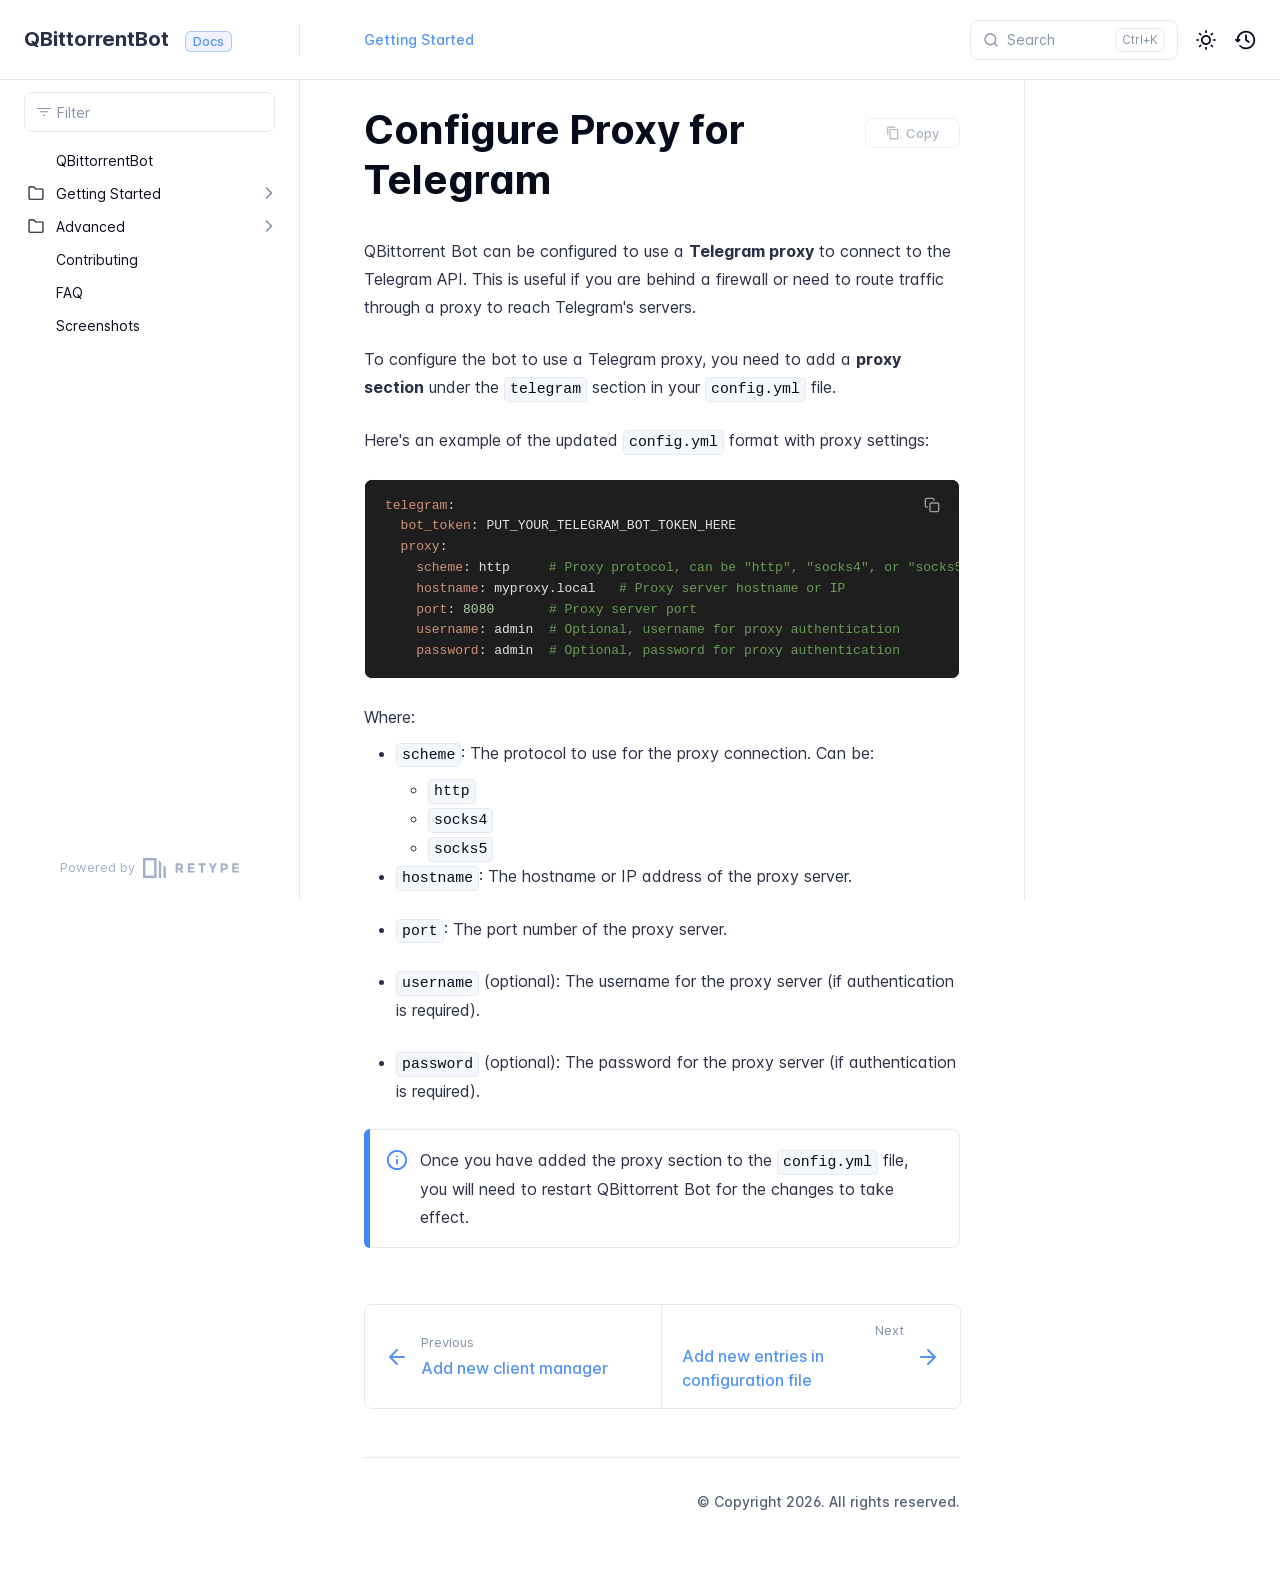
<file: advanced/telegram_proxy/index.html>
<!DOCTYPE html>
<html lang="en" class="h-full">
<head>
    <meta charset="UTF-8">
    <meta name="viewport" content="width=device-width,initial-scale=1">
    <meta name="color-scheme" content="light dark">
    <meta name="turbo-root" content="/QBittorrentBot">
    <meta name="turbo-cache-control" content="no-cache" data-turbo-track="reload" data-track-token="4.6.0.843993634672">

    <!-- See retype.com -->
    <meta name="generator" content="Retype 4.6.0">

    <!-- Primary Meta Tags -->
    <title>Configure Proxy for Telegram</title>
    <meta name="title" content="Configure Proxy for Telegram">
    <meta name="description" content="QBittorrent Bot can be configured to use a Telegram proxy to connect to the Telegram API. This is useful if you are behind a firewall or need to route traffic through a proxy to reach Telegram's servers.">

    <!-- Canonical -->
    <link rel="canonical" href="https://ch3p4ll3.github.io/QBittorrentBot/advanced/telegram_proxy/">
    <link rel="sitemap" type="application/xml" title="Sitemap" href="https://ch3p4ll3.github.io/QBittorrentBot/sitemap.xml">

    <!-- Open Graph -->
    <meta property="og:type" content="website">
    <meta property="og:url" content="https://ch3p4ll3.github.io/QBittorrentBot/advanced/telegram_proxy/">
    <meta property="og:title" content="Configure Proxy for Telegram">
    <meta property="og:description" content="QBittorrent Bot can be configured to use a Telegram proxy to connect to the Telegram API. This is useful if you are behind a firewall or need to route traffic through a proxy to reach Telegram's servers.">
    <meta property="og:site_name" content="QBittorrentBot">
    <meta property="og:locale" content="en_US">

    <!-- Twitter -->
    <meta name="twitter:card" content="summary_large_image">
    <meta name="twitter:url" content="https://ch3p4ll3.github.io/QBittorrentBot/advanced/telegram_proxy/">
    <meta name="twitter:title" content="Configure Proxy for Telegram">
    <meta name="twitter:description" content="QBittorrent Bot can be configured to use a Telegram proxy to connect to the Telegram API. This is useful if you are behind a firewall or need to route traffic through a proxy to reach Telegram's servers.">

    <!-- Alternate Markdown -->
    <link rel="alternate" type="text/markdown" href="https://ch3p4ll3.github.io/QBittorrentBot/advanced/telegram_proxy.md">

    <script data-cfasync="false">(function(){var cl=document.documentElement.classList,ls=localStorage.getItem("retype_scheme"),hd=cl.contains("dark"),hl=cl.contains("light"),wm=window.matchMedia&&window.matchMedia("(prefers-color-scheme: dark)").matches;if(ls==="dark"||(!ls&&wm&&!hd&&!hl)){cl.remove("light");cl.add("dark")}else if(ls==="light"||(!ls&&!wm&&!hd&&!hl)){cl.remove("dark");cl.add("light")}})();</script>

    <link href="../../resources/css/retype.css?v=4.6.0.843993634672" rel="stylesheet">

    <script data-cfasync="false" src="../../resources/js/config.js?v=4.6.0.843993634672" data-turbo-eval="false" defer></script>
    <script data-cfasync="false" src="../../resources/js/retype.js?v=4.6.0" data-turbo-eval="false" defer></script>
    <script id="lunr-js" data-cfasync="false" src="../../resources/js/lunr.js?v=4.6.0.843993634672" data-turbo-eval="false" defer></script>
    <script id="prism-js" data-cfasync="false" src="../../resources/js/prism.js?v=4.6.0.843993634672" defer></script>
</head>
<body>
    <div id="retype-app" class="relative text-base antialiased text-base-text bg-base-bg font-body">
    <div class="absolute bottom-0 left-0" style="top: 5rem; right: 50%"></div>

    <header id="retype-header" class="sticky top-0 z-30 flex w-full h-16 bg-header-bg border-b border-header-border md:h-20">
        <div class="container relative flex items-center justify-between pr-6 grow md:justify-start">
            <!-- Mobile menu button skeleton -->
            <button v-cloak class="skeleton retype-mobile-menu-button flex items-center justify-center shrink-0 overflow-hidden dark:text-white focus:outline-hidden rounded-full w-10 h-10 ml-3.5 md:hidden"><svg xmlns="http://www.w3.org/2000/svg" class="mb-px shrink-0" width="24" height="24" viewBox="0 0 24 24" role="presentation" style="margin-bottom: 0px;"><g fill="currentColor"><path d="M2 4h20v2H2zM2 11h20v2H2zM2 18h20v2H2z"></path></g></svg></button>
            <div v-cloak id="retype-sidebar-left-toggle-button"></div>
    
            <!-- Logo -->
            <div class="flex items-center justify-between h-full py-2 md:w-75">
                <div class="flex items-center px-2 md:px-6">
                    <a id="retype-branding-logo" href="https://ch3p4ll3.github.io/QBittorrentBot/" class="flex items-center leading-snug text-xl">
                        <span class="dark:text-white font-bold line-clamp-1 md:line-clamp-2">QBittorrentBot</span>
                    </a><span id="retype-branding-label" class="inline-flex mt-1 px-2 py-1 ml-4 text-xs font-medium leading-none items-center rounded-md bg-branding-label-bg text-branding-label-text ring-1 ring-branding-label-border ring-inset md:inline-block">Docs</span>
                </div>
    
                <span class="hidden h-8 border-r md:inline-block border-base-border"></span>
            </div>
    
            <div class="flex justify-between md:grow">
                <!-- Top Nav -->
                <nav id="retype-header-nav" class="hidden md:flex">
                    <ul class="flex flex-col mb-4 md:pl-16 md:mb-0 md:flex-row md:items-center">
                        <li class="mr-6">
                            <a class="py-2 md:mb-0 inline-flex items-center text-sm whitespace-nowrap transition-colors duration-200 ease-linear md:text-header-text font-header-text hover:text-header-text-hover" href="../../getting_started/">Getting Started</a>
                        </li>
    
                    </ul>
                </nav>
    
                <div v-cloak class="flex justify-end grow">
                    <div id="retype-mobile-search-button"></div>
                    <doc-search-desktop></doc-search-desktop>
    
                    <doc-theme-switch class="lg:ml-2"></doc-theme-switch>
                    <doc-history></doc-history>
                </div>
            </div>
        </div>
    </header>


    <div id="retype-container" class="container relative flex bg-white">
        <!-- Sidebar Skeleton -->
        <div v-cloak class="fixed flex flex-col shrink-0 duration-300 ease-in-out bg-sidebar-left-bg border-sidebar-left-border sidebar top-20 w-75 border-r h-screen md:sticky transition-transform skeleton">
        
            <div class="flex items-center h-16 px-6">
                <input id="retype-filter-input-mock" class="w-full h-10 pl-8 px-3 py-2 transition-colors duration-200 ease-linear bg-filter-bg border border-filter-border rounded-lg shadow-none md:text-sm hover:border-filter-border-hover focus:outline-hidden focus:border-filter-border-focus placeholder-filter-placeholder" type="text">
            </div>
        
            <div class="pl-6 mt-1 mb-4">
                <div class="w-32 h-3 mb-4 bg-skeleton-bg rounded-full loading"></div>
                <div class="w-48 h-3 mb-4 bg-skeleton-bg rounded-full loading"></div>
                <div class="w-40 h-3 mb-4 bg-skeleton-bg rounded-full loading"></div>
                <div class="w-32 h-3 mb-4 bg-skeleton-bg rounded-full loading"></div>
                <div class="w-48 h-3 mb-4 bg-skeleton-bg rounded-full loading"></div>
                <div class="w-40 h-3 mb-4 bg-skeleton-bg rounded-full loading"></div>
            </div>
        
            <div class="shrink-0 mt-auto bg-transparent dark:border-base-border">
                <a class="flex items-center justify-center flex-nowrap h-16 text-gray-350 dark:text-dark-400 hover:text-gray-600 dark:hover:text-dark-300 transition-colors duration-150 ease-in docs-powered-by" target="_blank" href="https://retype.com/" rel="noopener">
                    <span class="text-xs whitespace-nowrap">Powered by</span>
                    <svg xmlns="http://www.w3.org/2000/svg" class="ml-2" fill="currentColor" width="96" height="20" overflow="visible"><path d="M0 0v20h13.59V0H0zm11.15 17.54H2.44V2.46h8.71v15.08zM15.8 20h2.44V4.67L15.8 2.22zM20.45 6.89V20h2.44V9.34z"/><g><path d="M40.16 8.44c0 1.49-.59 2.45-1.75 2.88l2.34 3.32h-2.53l-2.04-2.96h-1.43v2.96h-2.06V5.36h3.5c1.43 0 2.46.24 3.07.73s.9 1.27.9 2.35zm-2.48 1.1c.26-.23.38-.59.38-1.09 0-.5-.13-.84-.4-1.03s-.73-.28-1.39-.28h-1.54v2.75h1.5c.72 0 1.2-.12 1.45-.35zM51.56 5.36V7.2h-4.59v1.91h4.13v1.76h-4.13v1.92h4.74v1.83h-6.79V5.36h6.64zM60.09 7.15v7.48h-2.06V7.15h-2.61V5.36h7.28v1.79h-2.61zM70.81 14.64h-2.06v-3.66l-3.19-5.61h2.23l1.99 3.45 1.99-3.45H74l-3.19 5.61v3.66zM83.99 6.19c.65.55.97 1.4.97 2.55s-.33 1.98-1 2.51-1.68.8-3.04.8h-1.23v2.59h-2.06V5.36h3.26c1.42 0 2.45.28 3.1.83zm-1.51 3.65c.25-.28.37-.69.37-1.22s-.16-.92-.48-1.14c-.32-.23-.82-.34-1.5-.34H79.7v3.12h1.38c.68 0 1.15-.14 1.4-.42zM95.85 5.36V7.2h-4.59v1.91h4.13v1.76h-4.13v1.92H96v1.83h-6.79V5.36h6.64z"/></g></svg>
                </a>
            </div>
        </div>
        
        <!-- Sidebar component -->
        <doc-sidebar v-cloak>
            <template #sidebar-footer>
                <div class="shrink-0 mt-auto border-t md:bg-transparent md:border-none dark:border-base-border">
        
                    <div class="py-3 px-6 md:hidden border-b dark:border-base-border">
                        <nav>
                            <ul class="flex flex-wrap justify-center items-center">
                                <li class="mr-6">
                                    <a class="block py-1 inline-flex items-center text-sm whitespace-nowrap transition-colors duration-200 ease-linear md:text-header-text font-header-text hover:text-header-text-hover" href="../../getting_started/">Getting Started</a>
                                </li>
        
                            </ul>
                        </nav>
                    </div>
        
                    <a class="flex items-center justify-center flex-nowrap h-16 text-gray-350 dark:text-dark-400 hover:text-gray-600 dark:hover:text-dark-300 transition-colors duration-150 ease-in docs-powered-by" target="_blank" href="https://retype.com/" rel="noopener">
                        <span class="text-xs whitespace-nowrap">Powered by</span>
                        <svg xmlns="http://www.w3.org/2000/svg" class="ml-2" fill="currentColor" width="96" height="20" overflow="visible"><path d="M0 0v20h13.59V0H0zm11.15 17.54H2.44V2.46h8.71v15.08zM15.8 20h2.44V4.67L15.8 2.22zM20.45 6.89V20h2.44V9.34z"/><g><path d="M40.16 8.44c0 1.49-.59 2.45-1.75 2.88l2.34 3.32h-2.53l-2.04-2.96h-1.43v2.96h-2.06V5.36h3.5c1.43 0 2.46.24 3.07.73s.9 1.27.9 2.35zm-2.48 1.1c.26-.23.38-.59.38-1.09 0-.5-.13-.84-.4-1.03s-.73-.28-1.39-.28h-1.54v2.75h1.5c.72 0 1.2-.12 1.45-.35zM51.56 5.36V7.2h-4.59v1.91h4.13v1.76h-4.13v1.92h4.74v1.83h-6.79V5.36h6.64zM60.09 7.15v7.48h-2.06V7.15h-2.61V5.36h7.28v1.79h-2.61zM70.81 14.64h-2.06v-3.66l-3.19-5.61h2.23l1.99 3.45 1.99-3.45H74l-3.19 5.61v3.66zM83.99 6.19c.65.55.97 1.4.97 2.55s-.33 1.98-1 2.51-1.68.8-3.04.8h-1.23v2.59h-2.06V5.36h3.26c1.42 0 2.45.28 3.1.83zm-1.51 3.65c.25-.28.37-.69.37-1.22s-.16-.92-.48-1.14c-.32-.23-.82-.34-1.5-.34H79.7v3.12h1.38c.68 0 1.15-.14 1.4-.42zM95.85 5.36V7.2h-4.59v1.91h4.13v1.76h-4.13v1.92H96v1.83h-6.79V5.36h6.64z"/></g></svg>
                    </a>
                </div>
            </template>
        </doc-sidebar>

        <div class="grow min-w-0 bg-body-bg">
            <!-- Render "toolbar" template here on api pages --><!-- Render page content -->
<div class="flex">
    <div id="retype-main" class="min-w-0 p-4 grow md:px-16">
        <main class="relative pb-12 lg:pt-2">
            <div class="relative retype-markdown" id="retype-content">
                <!-- Rendered if sidebar right is enabled -->
                <div id="retype-sidebar-right-toggle"></div>
                <doc-page-actions></doc-page-actions>

                <!-- Page content  -->
<h1 id="configure-proxy-for-telegram">Configure Proxy for Telegram</h1>
<p>QBittorrent Bot can be configured to use a <strong>Telegram proxy</strong> to connect to the Telegram API. This is useful if you are behind a firewall or need to route traffic through a proxy to reach Telegram&#x27;s servers.</p>
<p>To configure the bot to use a Telegram proxy, you need to add a <strong>proxy section</strong> under the <code translate="no" v-pre>telegram</code> section in your <code translate="no" v-pre>config.yml</code> file.</p>
<p>Here&#x27;s an example of the updated <code translate="no" v-pre>config.yml</code> format with proxy settings:</p>
<div id="configure-proxy-for-telegram-code-1" class="codeblock-wrapper"><doc-codeblock>
<pre translate="no" class="language-yaml"><code v-pre class="language-yaml">telegram:
  bot_token: PUT_YOUR_TELEGRAM_BOT_TOKEN_HERE
  proxy:
    scheme: http     # Proxy protocol, can be &quot;http&quot;, &quot;socks4&quot;, or &quot;socks5&quot;
    hostname: myproxy.local   # Proxy server hostname or IP
    port: 8080       # Proxy server port
    username: admin  # Optional, username for proxy authentication
    password: admin  # Optional, password for proxy authentication</code></pre>
</doc-codeblock></div>
<p>Where:</p>
<ul>
<li>
<p><strong><code translate="no" v-pre>scheme</code></strong>: The protocol to use for the proxy connection. Can be:</p>
<ul>
<li><code translate="no" v-pre>http</code></li>
<li><code translate="no" v-pre>socks4</code></li>
<li><code translate="no" v-pre>socks5</code></li>
</ul>
</li>
<li>
<p><strong><code translate="no" v-pre>hostname</code></strong>: The hostname or IP address of the proxy server.</p>
</li>
<li>
<p><strong><code translate="no" v-pre>port</code></strong>: The port number of the proxy server.</p>
</li>
<li>
<p><strong><code translate="no" v-pre>username</code></strong> (optional): The username for the proxy server (if authentication is required).</p>
</li>
<li>
<p><strong><code translate="no" v-pre>password</code></strong> (optional): The password for the proxy server (if authentication is required).</p>
</li>
</ul>
<div class="flex mb-6">
    <div class="shrink-0 w-1.5 rounded-tl-lg rounded-bl-lg bg-callout-primary"></div>
    <div class="flex w-full py-4 border border-l-0 rounded-tr-lg rounded-br-lg doc-callout bg-callout-base-bg border-callout-base-border" role="alert">
        <div class="flex items-center ml-4 h-7">
            <svg xmlns="http://www.w3.org/2000/svg" class="block text-callout-primary" width="22" height="22" viewBox="0 0 24 24" role="presentation">
                <g fill="currentColor"><g>
                    <path d="M12 1C5.93 1 1 5.93 1 12s4.93 11 11 11 11-4.93 11-11S18.07 1 12 1zm0 20c-4.96 0-9-4.04-9-9s4.04-9 9-9 9 4.04 9 9-4.04 9-9 9z"></path>
                    <path d="M12 11c-.55 0-1 .45-1 1v4c0 .55.45 1 1 1s1-.45 1-1v-4c0-.55-.45-1-1-1zM12.01 7c-.56 0-1 .45-1 1s.45 1 1 1 1-.45 1-1-.45-1-1-1z"></path>
                    <path fill="none" d="M0 0h24v24H0z"></path>
                </g></g>
            </svg>
        </div>
        <div class="pr-5 ml-3 w-full">
<p>Once you have added the proxy section to the <code translate="no" v-pre>config.yml</code> file, you will need to restart QBittorrent Bot for the changes to take effect.</p>
        </div>
    </div>
</div>

                
                <!-- Required only on API pages -->
                <doc-toolbar-member-filter-no-results></doc-toolbar-member-filter-no-results>
            </div>
            <footer id="retype-content-footer" class="clear-both">
            
                <nav id="retype-nextprev" class="print:hidden flex mt-14">
                    <div class="w-1/2">
                        <a class="px-5 py-4 h-full flex items-center break-normal font-medium text-body-link border border-base-border hover:border-base-border-hover rounded-l-lg transition-colors duration-150 relative hover:z-5" href="../../advanced/add_new_client_manager/">
                            <svg xmlns="http://www.w3.org/2000/svg" class="mr-3" width="24" height="24" viewBox="0 0 24 24" fill="currentColor" overflow="visible"><path d="M19 11H7.41l5.29-5.29a.996.996 0 10-1.41-1.41l-7 7a1 1 0 000 1.42l7 7a1.024 1.024 0 001.42-.01.996.996 0 000-1.41L7.41 13H19c.55 0 1-.45 1-1s-.45-1-1-1z" /><path fill="none" d="M0 0h24v24H0z" /></svg>
                            <span>
                                <span class="block text-xs font-normal text-base-text-muted">Previous</span>
                                <span class="block mt-1">Add new client manager</span>
                            </span>
                        </a>
                    </div>
            
                    <div class="w-1/2">
                        <a class="px-5 py-4 -mx-px h-full flex items-center justify-end break-normal font-medium text-body-link border border-base-border hover:border-base-border-hover rounded-r-lg transition-colors duration-150 relative hover:z-5" href="../../advanced/add_entries_configuration/">
                            <span>
                                <span class="block text-xs font-normal text-right text-base-text-muted">Next</span>
                                <span class="block mt-1">Add new entries in configuration file</span>
                            </span>
                            <svg xmlns="http://www.w3.org/2000/svg" class="ml-3" width="24" height="24" viewBox="0 0 24 24" fill="currentColor" overflow="visible"><path d="M19.92 12.38a1 1 0 00-.22-1.09l-7-7a.996.996 0 10-1.41 1.41l5.3 5.3H5c-.55 0-1 .45-1 1s.45 1 1 1h11.59l-5.29 5.29a.996.996 0 000 1.41c.19.2.44.3.7.3s.51-.1.71-.29l7-7c.09-.09.16-.21.21-.33z" /><path fill="none" d="M0 0h24v24H0z" /></svg>
                        </a>
                    </div>
                </nav>
            </footer>
        </main>

        <div id="retype-page-footer" class="print:border-none border-t border-base-border pt-6 mb-8">
            <footer class="flex flex-wrap items-center justify-between print:justify-center">
                <div id="retype-footer-links" class="print:hidden">
                    <ul class="flex flex-wrap items-center text-sm">
                    </ul>
                </div>
                <div id="retype-copyright" class="print:justify-center py-2 text-footer-text font-footer-link text-sm leading-relaxed"><p>© Copyright 2026. All rights reserved.</p></div>
            </footer>
        </div>
    </div>

    <!-- Rendered if sidebar right is enabled -->
    <!-- Sidebar right skeleton-->
    <div v-cloak class="fixed top-0 bottom-0 right-0 translate-x-full bg-sidebar-right-bg border-sidebar-right-border lg:sticky lg:border-l lg:shrink-0 lg:pt-6 lg:translate-x-0 sm:w-1/2 lg:w-64 lg:z-0 md:w-104 sidebar-right skeleton">
        <div class="pl-5">
            <div class="w-32 h-3 mb-4 bg-skeleton-bg rounded-full loading"></div>
            <div class="w-48 h-3 mb-4 bg-skeleton-bg rounded-full loading"></div>
            <div class="w-40 h-3 mb-4 bg-skeleton-bg rounded-full loading"></div>
        </div>
    </div>

    <!-- User should be able to hide sidebar right -->
    <doc-sidebar-right v-cloak></doc-sidebar-right>
</div>

        </div>
    </div>

    <doc-search-mobile></doc-search-mobile>
    <doc-back-to-top></doc-back-to-top>
</div>


    <div id="retype-overlay-target"></div>

        <script data-cfasync="false">window.__DOCS__ = { "title": "Configure Proxy for Telegram", level: 2, icon: "file", hasPrism: true, hasInstagram: false, hasMermaid: false, hasMath: false, tocDepth: 23, "md": "/advanced/telegram_proxy.md" }</script>
</body>
</html>
</file>
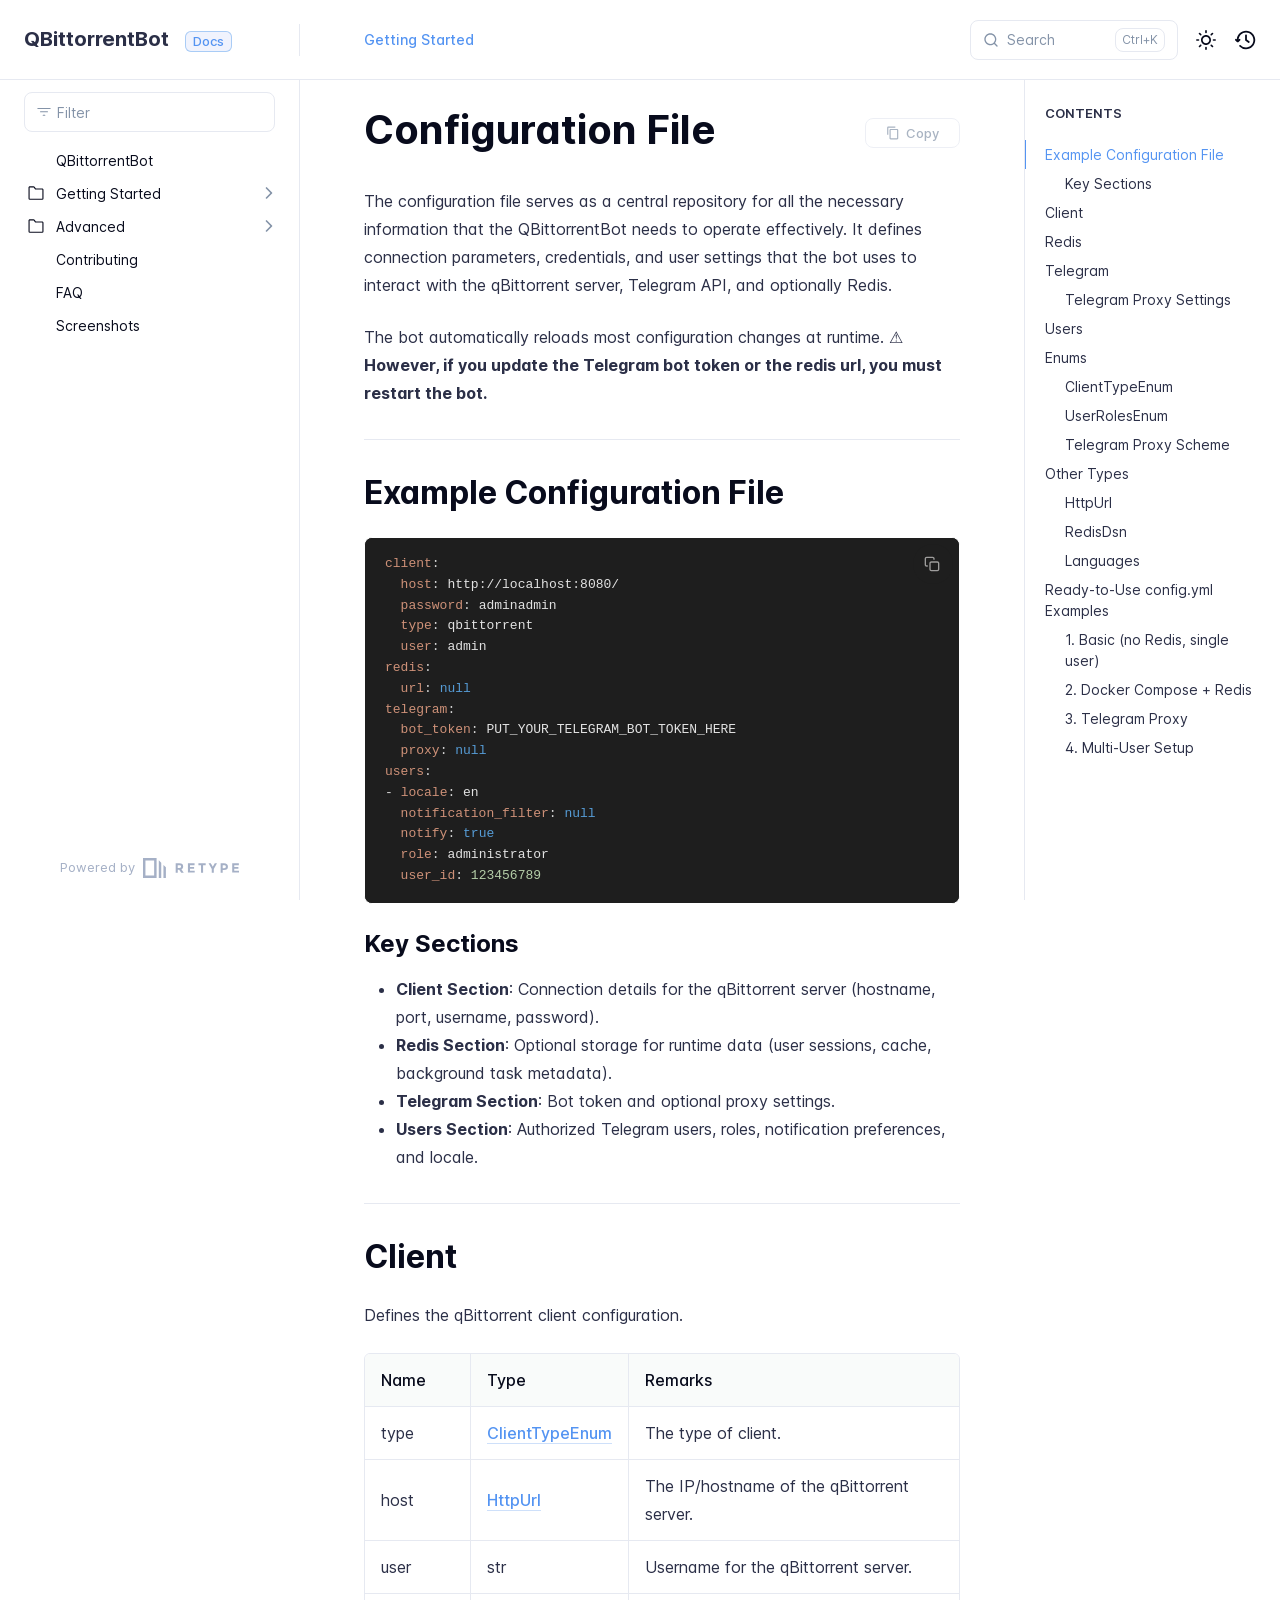
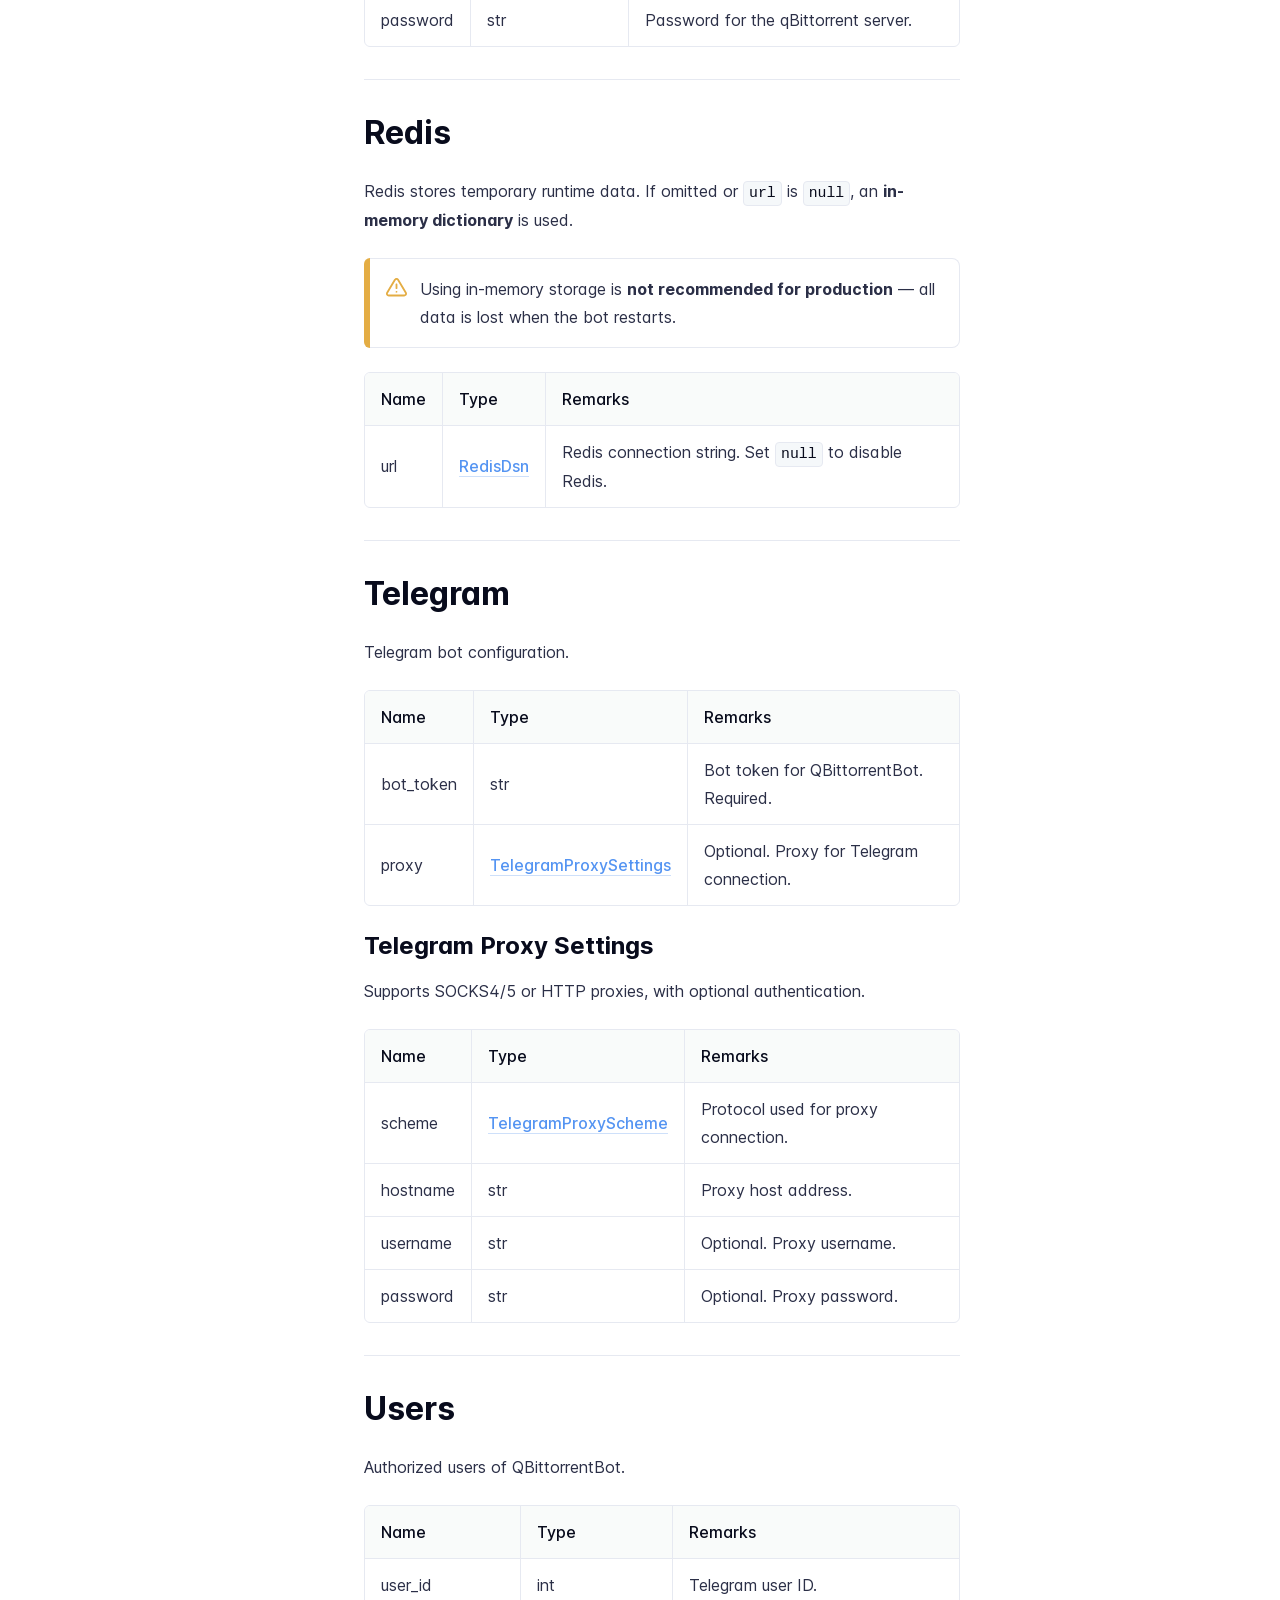
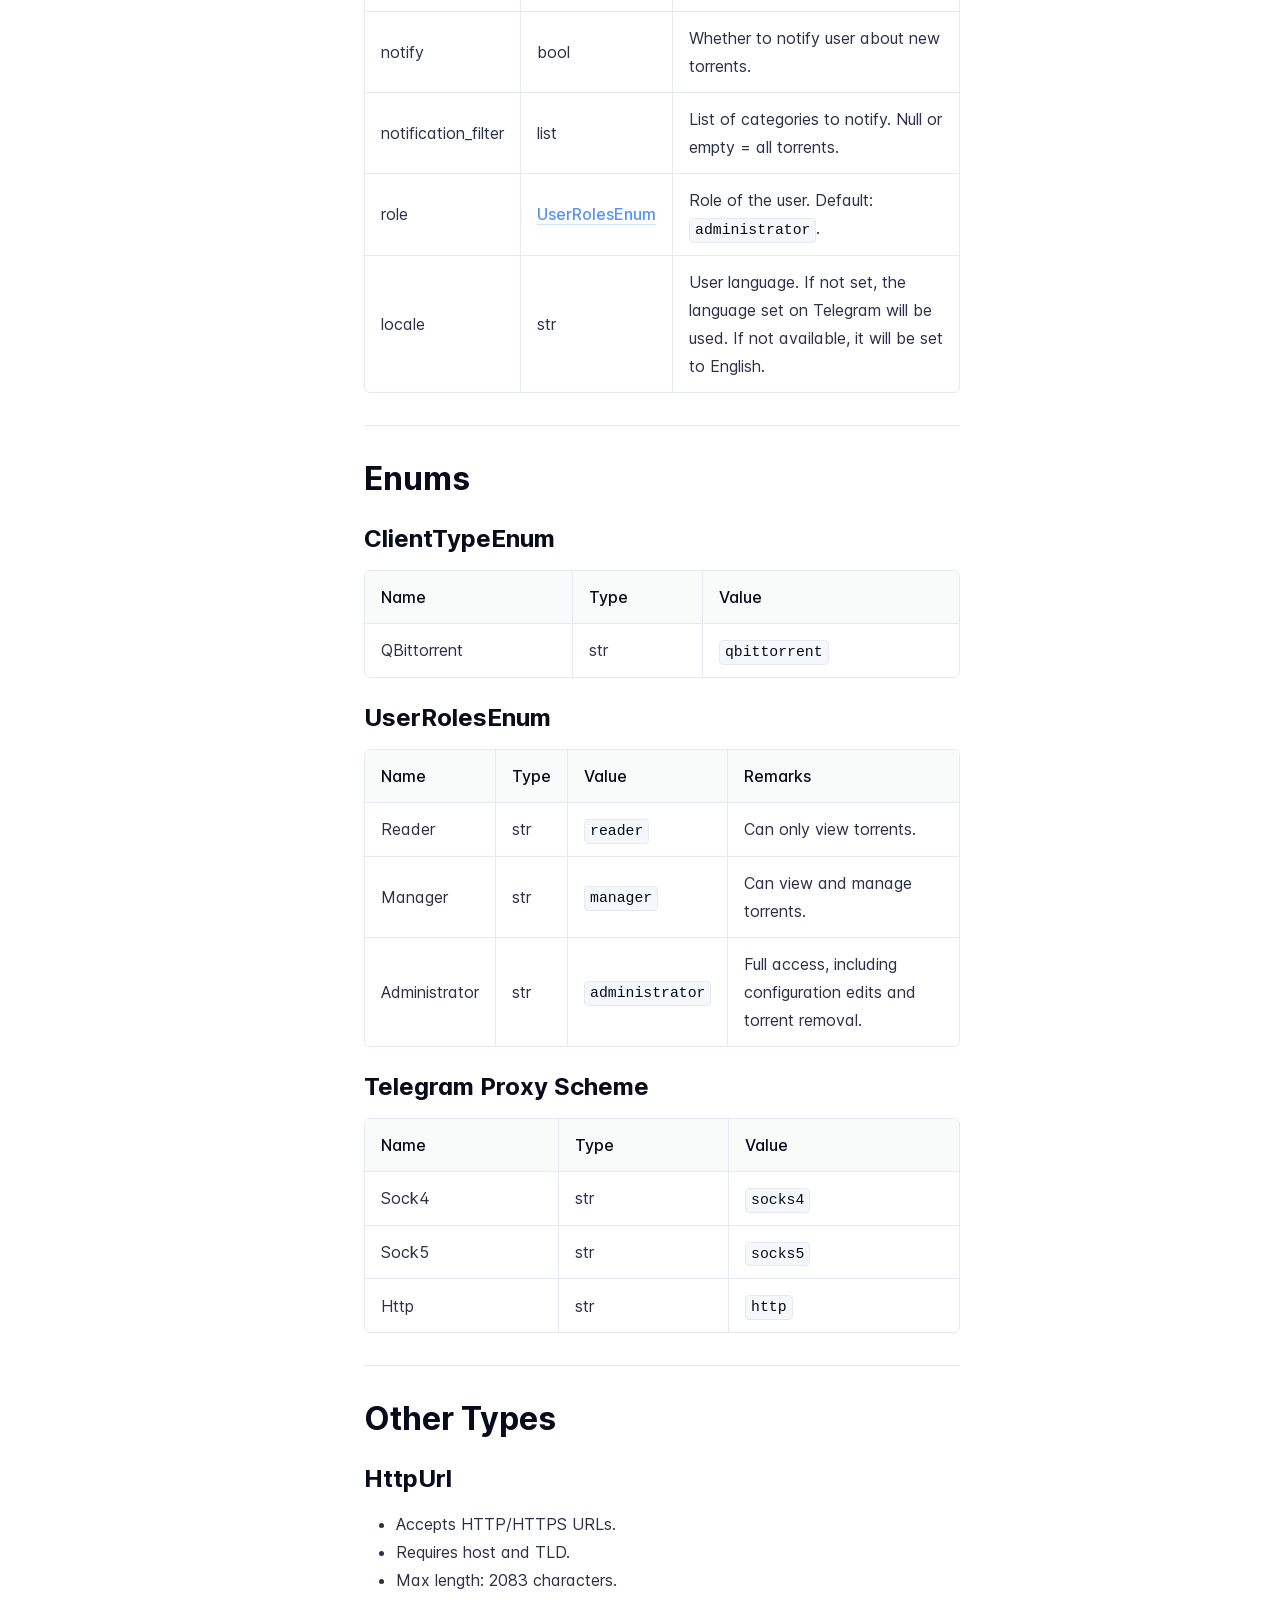
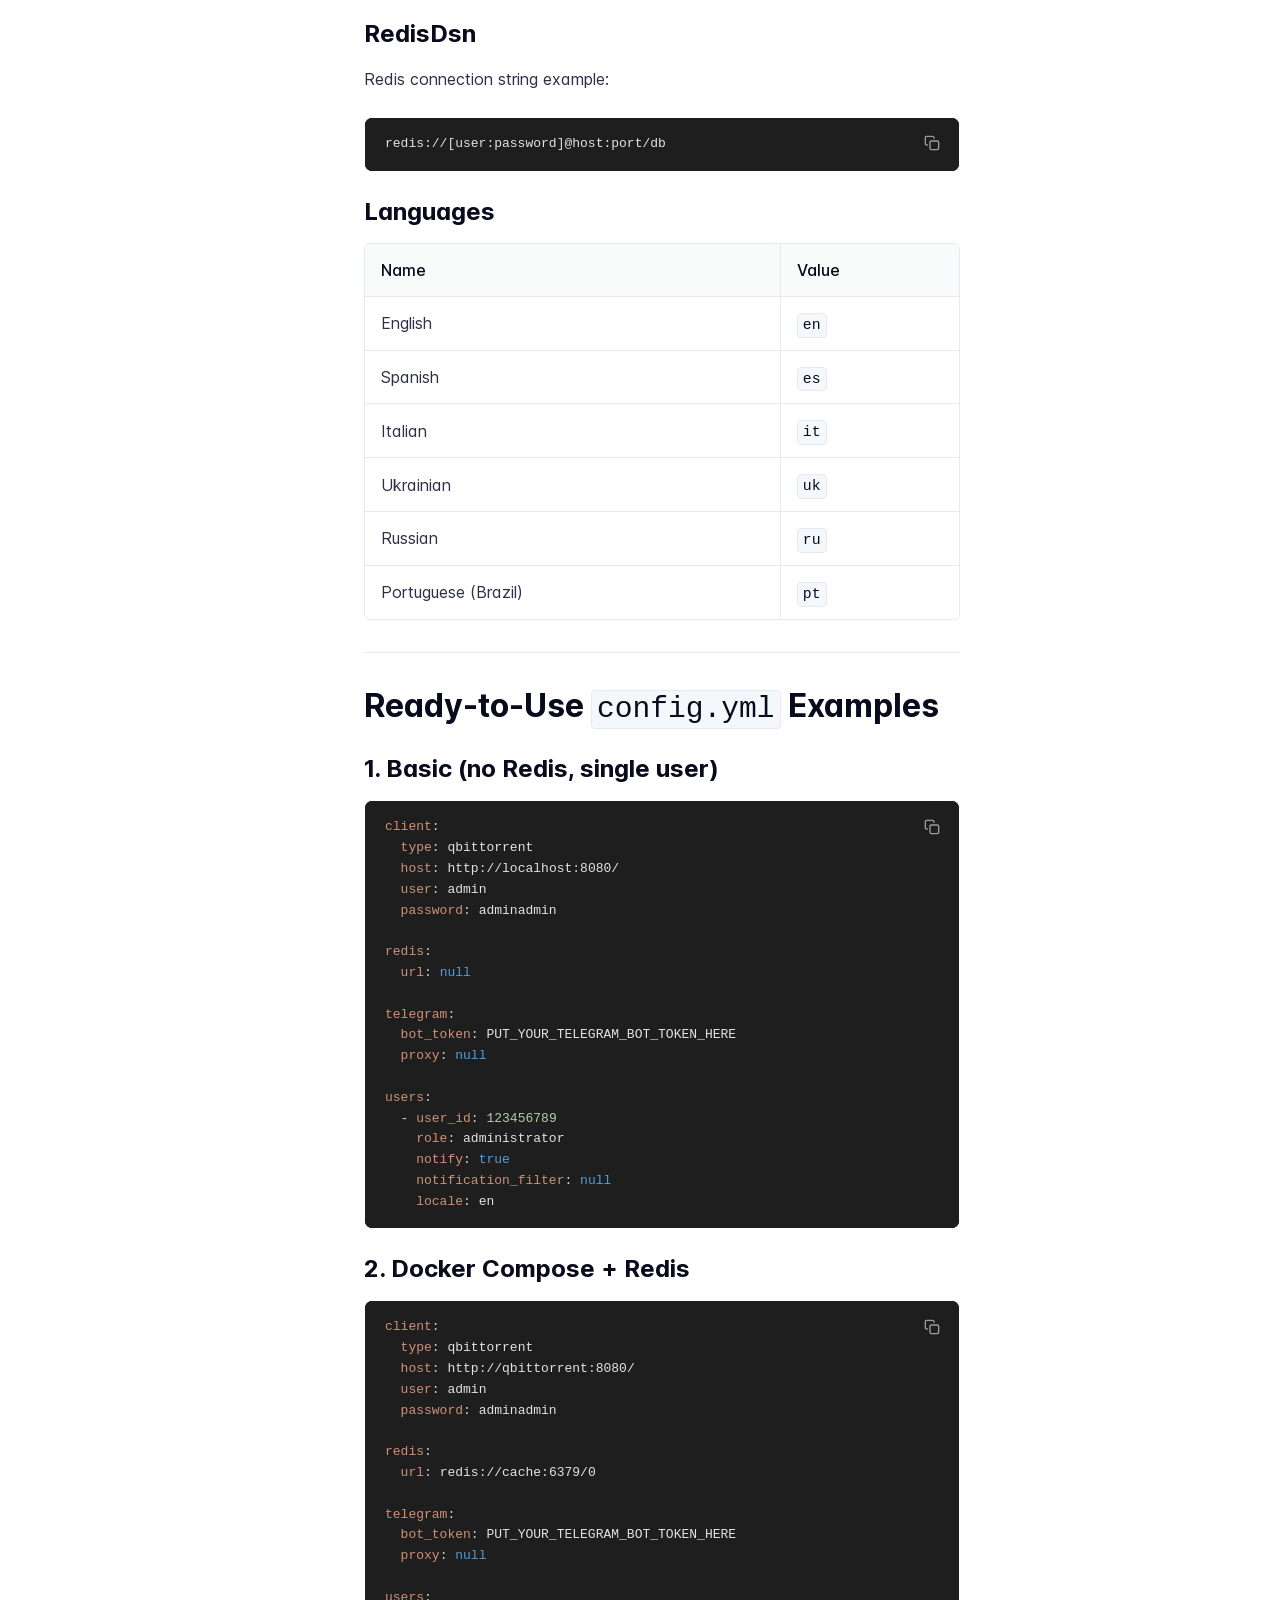
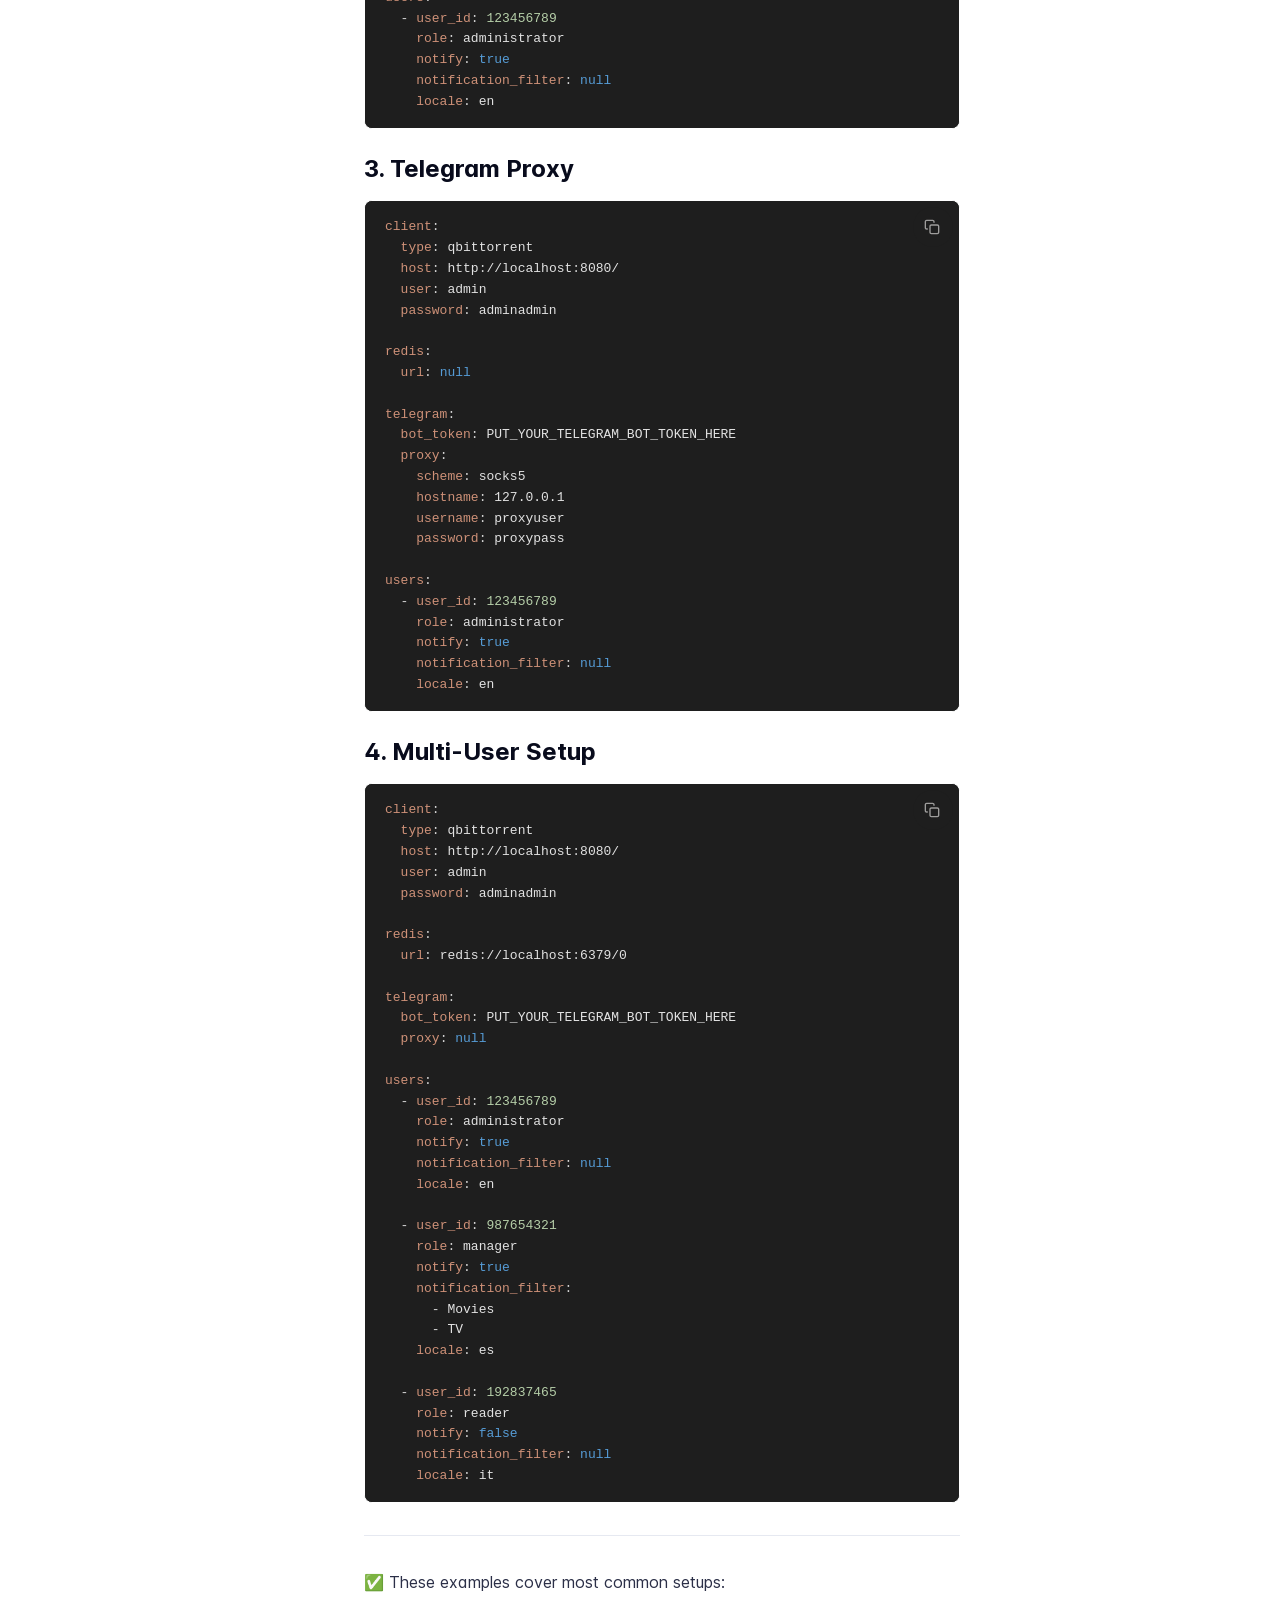
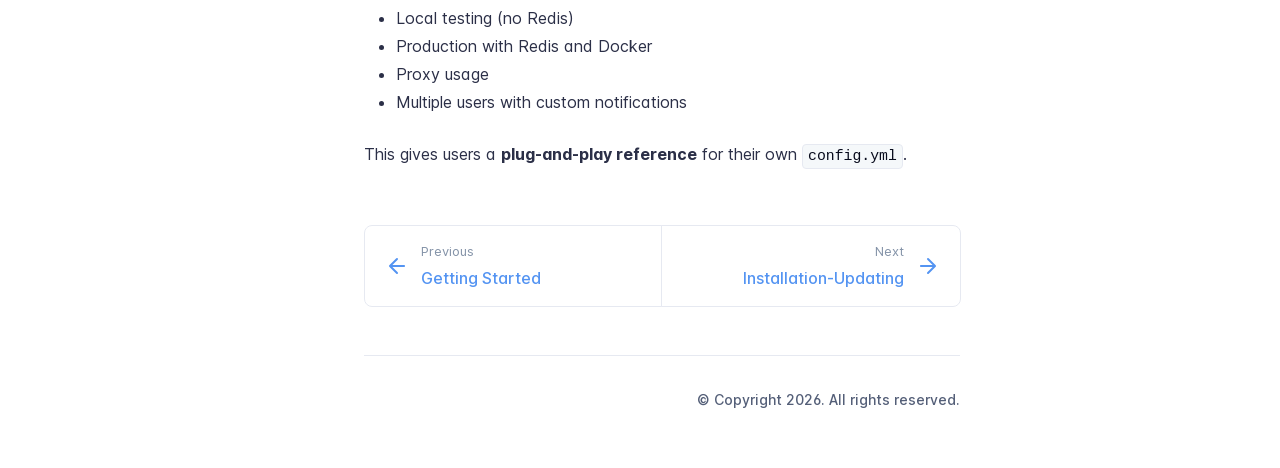
<file: getting_started/configuration_file/index.html>
<!DOCTYPE html>
<html lang="en" class="h-full">
<head>
    <meta charset="UTF-8">
    <meta name="viewport" content="width=device-width,initial-scale=1">
    <meta name="color-scheme" content="light dark">
    <meta name="turbo-root" content="/QBittorrentBot">
    <meta name="turbo-cache-control" content="no-cache" data-turbo-track="reload" data-track-token="4.6.0.843993634672">

    <!-- See retype.com -->
    <meta name="generator" content="Retype 4.6.0">

    <!-- Primary Meta Tags -->
    <title>Configuration File</title>
    <meta name="title" content="Configuration File">
    <meta name="description" content="The configuration file serves as a central repository for all the necessary information that the QBittorrentBot needs to operate effectively. It defines">

    <!-- Canonical -->
    <link rel="canonical" href="https://ch3p4ll3.github.io/QBittorrentBot/getting_started/configuration_file/">
    <link rel="sitemap" type="application/xml" title="Sitemap" href="https://ch3p4ll3.github.io/QBittorrentBot/sitemap.xml">

    <!-- Open Graph -->
    <meta property="og:type" content="website">
    <meta property="og:url" content="https://ch3p4ll3.github.io/QBittorrentBot/getting_started/configuration_file/">
    <meta property="og:title" content="Configuration File">
    <meta property="og:description" content="The configuration file serves as a central repository for all the necessary information that the QBittorrentBot needs to operate effectively. It defines">
    <meta property="og:site_name" content="QBittorrentBot">
    <meta property="og:locale" content="en_US">

    <!-- Twitter -->
    <meta name="twitter:card" content="summary_large_image">
    <meta name="twitter:url" content="https://ch3p4ll3.github.io/QBittorrentBot/getting_started/configuration_file/">
    <meta name="twitter:title" content="Configuration File">
    <meta name="twitter:description" content="The configuration file serves as a central repository for all the necessary information that the QBittorrentBot needs to operate effectively. It defines">

    <!-- Alternate Markdown -->
    <link rel="alternate" type="text/markdown" href="https://ch3p4ll3.github.io/QBittorrentBot/getting_started/configuration_file.md">

    <script data-cfasync="false">(function(){var cl=document.documentElement.classList,ls=localStorage.getItem("retype_scheme"),hd=cl.contains("dark"),hl=cl.contains("light"),wm=window.matchMedia&&window.matchMedia("(prefers-color-scheme: dark)").matches;if(ls==="dark"||(!ls&&wm&&!hd&&!hl)){cl.remove("light");cl.add("dark")}else if(ls==="light"||(!ls&&!wm&&!hd&&!hl)){cl.remove("dark");cl.add("light")}})();</script>

    <link href="../../resources/css/retype.css?v=4.6.0.843993634672" rel="stylesheet">

    <script data-cfasync="false" src="../../resources/js/config.js?v=4.6.0.843993634672" data-turbo-eval="false" defer></script>
    <script data-cfasync="false" src="../../resources/js/retype.js?v=4.6.0" data-turbo-eval="false" defer></script>
    <script id="lunr-js" data-cfasync="false" src="../../resources/js/lunr.js?v=4.6.0.843993634672" data-turbo-eval="false" defer></script>
    <script id="prism-js" data-cfasync="false" src="../../resources/js/prism.js?v=4.6.0.843993634672" defer></script>
</head>
<body>
    <div id="retype-app" class="relative text-base antialiased text-base-text bg-base-bg font-body">
    <div class="absolute bottom-0 left-0" style="top: 5rem; right: 50%"></div>

    <header id="retype-header" class="sticky top-0 z-30 flex w-full h-16 bg-header-bg border-b border-header-border md:h-20">
        <div class="container relative flex items-center justify-between pr-6 grow md:justify-start">
            <!-- Mobile menu button skeleton -->
            <button v-cloak class="skeleton retype-mobile-menu-button flex items-center justify-center shrink-0 overflow-hidden dark:text-white focus:outline-hidden rounded-full w-10 h-10 ml-3.5 md:hidden"><svg xmlns="http://www.w3.org/2000/svg" class="mb-px shrink-0" width="24" height="24" viewBox="0 0 24 24" role="presentation" style="margin-bottom: 0px;"><g fill="currentColor"><path d="M2 4h20v2H2zM2 11h20v2H2zM2 18h20v2H2z"></path></g></svg></button>
            <div v-cloak id="retype-sidebar-left-toggle-button"></div>
    
            <!-- Logo -->
            <div class="flex items-center justify-between h-full py-2 md:w-75">
                <div class="flex items-center px-2 md:px-6">
                    <a id="retype-branding-logo" href="https://ch3p4ll3.github.io/QBittorrentBot/" class="flex items-center leading-snug text-xl">
                        <span class="dark:text-white font-bold line-clamp-1 md:line-clamp-2">QBittorrentBot</span>
                    </a><span id="retype-branding-label" class="inline-flex mt-1 px-2 py-1 ml-4 text-xs font-medium leading-none items-center rounded-md bg-branding-label-bg text-branding-label-text ring-1 ring-branding-label-border ring-inset md:inline-block">Docs</span>
                </div>
    
                <span class="hidden h-8 border-r md:inline-block border-base-border"></span>
            </div>
    
            <div class="flex justify-between md:grow">
                <!-- Top Nav -->
                <nav id="retype-header-nav" class="hidden md:flex">
                    <ul class="flex flex-col mb-4 md:pl-16 md:mb-0 md:flex-row md:items-center">
                        <li class="mr-6">
                            <a class="py-2 md:mb-0 inline-flex items-center text-sm whitespace-nowrap transition-colors duration-200 ease-linear md:text-header-text font-header-text hover:text-header-text-hover" href="../../getting_started/">Getting Started</a>
                        </li>
    
                    </ul>
                </nav>
    
                <div v-cloak class="flex justify-end grow">
                    <div id="retype-mobile-search-button"></div>
                    <doc-search-desktop></doc-search-desktop>
    
                    <doc-theme-switch class="lg:ml-2"></doc-theme-switch>
                    <doc-history></doc-history>
                </div>
            </div>
        </div>
    </header>


    <div id="retype-container" class="container relative flex bg-white">
        <!-- Sidebar Skeleton -->
        <div v-cloak class="fixed flex flex-col shrink-0 duration-300 ease-in-out bg-sidebar-left-bg border-sidebar-left-border sidebar top-20 w-75 border-r h-screen md:sticky transition-transform skeleton">
        
            <div class="flex items-center h-16 px-6">
                <input id="retype-filter-input-mock" class="w-full h-10 pl-8 px-3 py-2 transition-colors duration-200 ease-linear bg-filter-bg border border-filter-border rounded-lg shadow-none md:text-sm hover:border-filter-border-hover focus:outline-hidden focus:border-filter-border-focus placeholder-filter-placeholder" type="text">
            </div>
        
            <div class="pl-6 mt-1 mb-4">
                <div class="w-32 h-3 mb-4 bg-skeleton-bg rounded-full loading"></div>
                <div class="w-48 h-3 mb-4 bg-skeleton-bg rounded-full loading"></div>
                <div class="w-40 h-3 mb-4 bg-skeleton-bg rounded-full loading"></div>
                <div class="w-32 h-3 mb-4 bg-skeleton-bg rounded-full loading"></div>
                <div class="w-48 h-3 mb-4 bg-skeleton-bg rounded-full loading"></div>
                <div class="w-40 h-3 mb-4 bg-skeleton-bg rounded-full loading"></div>
            </div>
        
            <div class="shrink-0 mt-auto bg-transparent dark:border-base-border">
                <a class="flex items-center justify-center flex-nowrap h-16 text-gray-350 dark:text-dark-400 hover:text-gray-600 dark:hover:text-dark-300 transition-colors duration-150 ease-in docs-powered-by" target="_blank" href="https://retype.com/" rel="noopener">
                    <span class="text-xs whitespace-nowrap">Powered by</span>
                    <svg xmlns="http://www.w3.org/2000/svg" class="ml-2" fill="currentColor" width="96" height="20" overflow="visible"><path d="M0 0v20h13.59V0H0zm11.15 17.54H2.44V2.46h8.71v15.08zM15.8 20h2.44V4.67L15.8 2.22zM20.45 6.89V20h2.44V9.34z"/><g><path d="M40.16 8.44c0 1.49-.59 2.45-1.75 2.88l2.34 3.32h-2.53l-2.04-2.96h-1.43v2.96h-2.06V5.36h3.5c1.43 0 2.46.24 3.07.73s.9 1.27.9 2.35zm-2.48 1.1c.26-.23.38-.59.38-1.09 0-.5-.13-.84-.4-1.03s-.73-.28-1.39-.28h-1.54v2.75h1.5c.72 0 1.2-.12 1.45-.35zM51.56 5.36V7.2h-4.59v1.91h4.13v1.76h-4.13v1.92h4.74v1.83h-6.79V5.36h6.64zM60.09 7.15v7.48h-2.06V7.15h-2.61V5.36h7.28v1.79h-2.61zM70.81 14.64h-2.06v-3.66l-3.19-5.61h2.23l1.99 3.45 1.99-3.45H74l-3.19 5.61v3.66zM83.99 6.19c.65.55.97 1.4.97 2.55s-.33 1.98-1 2.51-1.68.8-3.04.8h-1.23v2.59h-2.06V5.36h3.26c1.42 0 2.45.28 3.1.83zm-1.51 3.65c.25-.28.37-.69.37-1.22s-.16-.92-.48-1.14c-.32-.23-.82-.34-1.5-.34H79.7v3.12h1.38c.68 0 1.15-.14 1.4-.42zM95.85 5.36V7.2h-4.59v1.91h4.13v1.76h-4.13v1.92H96v1.83h-6.79V5.36h6.64z"/></g></svg>
                </a>
            </div>
        </div>
        
        <!-- Sidebar component -->
        <doc-sidebar v-cloak>
            <template #sidebar-footer>
                <div class="shrink-0 mt-auto border-t md:bg-transparent md:border-none dark:border-base-border">
        
                    <div class="py-3 px-6 md:hidden border-b dark:border-base-border">
                        <nav>
                            <ul class="flex flex-wrap justify-center items-center">
                                <li class="mr-6">
                                    <a class="block py-1 inline-flex items-center text-sm whitespace-nowrap transition-colors duration-200 ease-linear md:text-header-text font-header-text hover:text-header-text-hover" href="../../getting_started/">Getting Started</a>
                                </li>
        
                            </ul>
                        </nav>
                    </div>
        
                    <a class="flex items-center justify-center flex-nowrap h-16 text-gray-350 dark:text-dark-400 hover:text-gray-600 dark:hover:text-dark-300 transition-colors duration-150 ease-in docs-powered-by" target="_blank" href="https://retype.com/" rel="noopener">
                        <span class="text-xs whitespace-nowrap">Powered by</span>
                        <svg xmlns="http://www.w3.org/2000/svg" class="ml-2" fill="currentColor" width="96" height="20" overflow="visible"><path d="M0 0v20h13.59V0H0zm11.15 17.54H2.44V2.46h8.71v15.08zM15.8 20h2.44V4.67L15.8 2.22zM20.45 6.89V20h2.44V9.34z"/><g><path d="M40.16 8.44c0 1.49-.59 2.45-1.75 2.88l2.34 3.32h-2.53l-2.04-2.96h-1.43v2.96h-2.06V5.36h3.5c1.43 0 2.46.24 3.07.73s.9 1.27.9 2.35zm-2.48 1.1c.26-.23.38-.59.38-1.09 0-.5-.13-.84-.4-1.03s-.73-.28-1.39-.28h-1.54v2.75h1.5c.72 0 1.2-.12 1.45-.35zM51.56 5.36V7.2h-4.59v1.91h4.13v1.76h-4.13v1.92h4.74v1.83h-6.79V5.36h6.64zM60.09 7.15v7.48h-2.06V7.15h-2.61V5.36h7.28v1.79h-2.61zM70.81 14.64h-2.06v-3.66l-3.19-5.61h2.23l1.99 3.45 1.99-3.45H74l-3.19 5.61v3.66zM83.99 6.19c.65.55.97 1.4.97 2.55s-.33 1.98-1 2.51-1.68.8-3.04.8h-1.23v2.59h-2.06V5.36h3.26c1.42 0 2.45.28 3.1.83zm-1.51 3.65c.25-.28.37-.69.37-1.22s-.16-.92-.48-1.14c-.32-.23-.82-.34-1.5-.34H79.7v3.12h1.38c.68 0 1.15-.14 1.4-.42zM95.85 5.36V7.2h-4.59v1.91h4.13v1.76h-4.13v1.92H96v1.83h-6.79V5.36h6.64z"/></g></svg>
                    </a>
                </div>
            </template>
        </doc-sidebar>

        <div class="grow min-w-0 bg-body-bg">
            <!-- Render "toolbar" template here on api pages --><!-- Render page content -->
<div class="flex">
    <div id="retype-main" class="min-w-0 p-4 grow md:px-16">
        <main class="relative pb-12 lg:pt-2">
            <div class="relative retype-markdown" id="retype-content">
                <!-- Rendered if sidebar right is enabled -->
                <div id="retype-sidebar-right-toggle"></div>
                <doc-page-actions></doc-page-actions>

                <!-- Page content  -->
<h1 id="configuration-file">Configuration File</h1>
<p>The configuration file serves as a central repository for all the necessary information that the QBittorrentBot needs to operate effectively. It defines connection parameters, credentials, and user settings that the bot uses to interact with the qBittorrent server, Telegram API, and optionally Redis.</p>
<p>The bot automatically reloads most configuration changes at runtime. <span class="docs-emoji">&#x26A0;&#xFE0F;</span> <strong>However, if you update the Telegram bot token or the redis url, you must restart the bot.</strong></p>
<hr>
<h2 id="example-configuration-file">Example Configuration File</h2>
<div id="example-configuration-file-code-1" class="codeblock-wrapper"><doc-codeblock>
<pre translate="no" class="language-yaml"><code v-pre class="language-yaml">client:
  host: http://localhost:8080/
  password: adminadmin
  type: qbittorrent
  user: admin
redis:
  url: null
telegram:
  bot_token: PUT_YOUR_TELEGRAM_BOT_TOKEN_HERE
  proxy: null
users:
- locale: en
  notification_filter: null
  notify: true
  role: administrator
  user_id: 123456789</code></pre>
</doc-codeblock></div>
<h3 id="key-sections">Key Sections</h3>
<ul>
<li><strong>Client Section</strong>: Connection details for the qBittorrent server (hostname, port, username, password).</li>
<li><strong>Redis Section</strong>: Optional storage for runtime data (user sessions, cache, background task metadata).</li>
<li><strong>Telegram Section</strong>: Bot token and optional proxy settings.</li>
<li><strong>Users Section</strong>: Authorized Telegram users, roles, notification preferences, and locale.</li>
</ul>
<hr>
<h2 id="client">Client</h2>
<p>Defines the qBittorrent client configuration.</p>
<retype-table copy-text="| Name     | Type                              | Remarks                                    |
| -------- | --------------------------------- | ------------------------------------------ |
| type     | [ClientTypeEnum](#clienttypeenum) | The type of client.                        |
| host     | [HttpUrl](#httpurl)               | The IP/hostname of the qBittorrent server. |
| user     | str                               | Username for the qBittorrent server.       |
| password | str                               | Password for the qBittorrent server.       |">
<div class="table-wrapper scrollbar overflow-hidden">
<table class="comfortable">
<thead>
<tr>
<th>Name</th>
<th>Type</th>
<th>Remarks</th>
</tr>
</thead>
<tbody>
<tr>
<td>type</td>
<td><doc-anchor-trigger to="#clienttypeenum">ClientTypeEnum</doc-anchor-trigger></td>
<td>The type of client.</td>
</tr>
<tr>
<td>host</td>
<td><doc-anchor-trigger to="#httpurl">HttpUrl</doc-anchor-trigger></td>
<td>The IP/hostname of the qBittorrent server.</td>
</tr>
<tr>
<td>user</td>
<td>str</td>
<td>Username for the qBittorrent server.</td>
</tr>
<tr>
<td>password</td>
<td>str</td>
<td>Password for the qBittorrent server.</td>
</tr>
</tbody>
</table>
</div>
</retype-table>
<hr>
<h2 id="redis">Redis</h2>
<p>Redis stores temporary runtime data. If omitted or <code translate="no" v-pre>url</code> is <code translate="no" v-pre>null</code>, an <strong>in-memory dictionary</strong> is used.</p>
<div class="flex mb-6">
    <div class="shrink-0 w-1.5 rounded-tl-lg rounded-bl-lg bg-callout-warning"></div>
    <div class="flex w-full py-4 border border-l-0 rounded-tr-lg rounded-br-lg doc-callout bg-callout-base-bg border-callout-base-border" role="alert">
        <div class="flex items-center ml-4 h-7">
            <svg xmlns="http://www.w3.org/2000/svg" class="block text-callout-warning" width="22" height="22" viewBox="0 0 24 24" role="presentation">
                <g fill="currentColor"><g>
                    <path d="M22.48 15.59L14.01 1.45A2.968 2.968 0 0012.16.09c-.78-.19-1.58-.07-2.27.35-.41.25-.76.6-1.01 1.01v.01L.4 15.6c-.83 1.43-.33 3.27 1.1 4.1.45.26.95.4 1.48.4h16.95c.8-.01 1.55-.33 2.11-.9.56-.57.87-1.33.86-2.13a3.04 3.04 0 00-.42-1.48zm-1.87 2.21c-.19.19-.44.3-.69.3H2.99c-.17 0-.34-.05-.49-.13a.992.992 0 01-.37-1.35L10.6 2.48c.08-.14.2-.25.34-.33a.992.992 0 011.37.33l8.46 14.13c.09.15.13.32.13.49 0 .26-.1.51-.29.7z"></path>
                    <path d="M11.45 12.1c.55 0 1-.45 1-1v-4c0-.55-.45-1-1-1s-1 .45-1 1v4c0 .56.45 1 1 1zM11.46 14.1c-.56 0-1 .45-1 1s.45 1 1 1 1-.45 1-1-.45-1-1-1z"></path>
                </g></g>
            </svg>
        </div>
        <div class="pr-5 ml-3 w-full">
<p>Using in-memory storage is <strong>not recommended for production</strong> — all data is lost when the bot restarts.</p>
        </div>
    </div>
</div>
<retype-table copy-text="| Name | Type                  | Remarks                                               |
| ---- | --------------------- | ----------------------------------------------------- |
| url  | [RedisDsn](#redisdsn) | Redis connection string. Set `null` to disable Redis. |">
<div class="table-wrapper scrollbar overflow-hidden">
<table class="comfortable">
<thead>
<tr>
<th>Name</th>
<th>Type</th>
<th>Remarks</th>
</tr>
</thead>
<tbody>
<tr>
<td>url</td>
<td><doc-anchor-trigger to="#redisdsn">RedisDsn</doc-anchor-trigger></td>
<td>Redis connection string. Set <code translate="no" v-pre>null</code> to disable Redis.</td>
</tr>
</tbody>
</table>
</div>
</retype-table>
<hr>
<h2 id="telegram">Telegram</h2>
<p>Telegram bot configuration.</p>
<retype-table copy-text="| Name      | Type                                              | Remarks                                  |
| --------- | ------------------------------------------------- | ---------------------------------------- |
| bot_token | str                                               | Bot token for QBittorrentBot. Required.  |
| proxy     | [TelegramProxySettings](#telegram-proxy-settings) | Optional. Proxy for Telegram connection. |">
<div class="table-wrapper scrollbar overflow-hidden">
<table class="comfortable">
<thead>
<tr>
<th>Name</th>
<th>Type</th>
<th>Remarks</th>
</tr>
</thead>
<tbody>
<tr>
<td>bot_token</td>
<td>str</td>
<td>Bot token for QBittorrentBot. Required.</td>
</tr>
<tr>
<td>proxy</td>
<td><doc-anchor-trigger to="#telegram-proxy-settings">TelegramProxySettings</doc-anchor-trigger></td>
<td>Optional. Proxy for Telegram connection.</td>
</tr>
</tbody>
</table>
</div>
</retype-table>
<h3 id="telegram-proxy-settings">Telegram Proxy Settings</h3>
<p>Supports SOCKS4/5 or HTTP proxies, with optional authentication.</p>
<retype-table copy-text="| Name     | Type                                          | Remarks                             |
| -------- | --------------------------------------------- | ----------------------------------- |
| scheme   | [TelegramProxyScheme](#telegram-proxy-scheme) | Protocol used for proxy connection. |
| hostname | str                                           | Proxy host address.                 |
| username | str                                           | Optional. Proxy username.           |
| password | str                                           | Optional. Proxy password.           |">
<div class="table-wrapper scrollbar overflow-hidden">
<table class="comfortable">
<thead>
<tr>
<th>Name</th>
<th>Type</th>
<th>Remarks</th>
</tr>
</thead>
<tbody>
<tr>
<td>scheme</td>
<td><doc-anchor-trigger to="#telegram-proxy-scheme">TelegramProxyScheme</doc-anchor-trigger></td>
<td>Protocol used for proxy connection.</td>
</tr>
<tr>
<td>hostname</td>
<td>str</td>
<td>Proxy host address.</td>
</tr>
<tr>
<td>username</td>
<td>str</td>
<td>Optional. Proxy username.</td>
</tr>
<tr>
<td>password</td>
<td>str</td>
<td>Optional. Proxy password.</td>
</tr>
</tbody>
</table>
</div>
</retype-table>
<hr>
<h2 id="users">Users</h2>
<p>Authorized users of QBittorrentBot.</p>
<retype-table copy-text="| Name                | Type                            | Remarks                                                     |
| ------------------- | ------------------------------- | ----------------------------------------------------------- |
| user_id             | int                             | Telegram user ID.                                           |
| notify              | bool                            | Whether to notify user about new torrents.                  |
| notification_filter | list                            | List of categories to notify. Null or empty = all torrents. |
| role                | [UserRolesEnum](#userrolesenum) | Role of the user. Default: `administrator`.                 |
| locale              | str                             | User language. If not set, the language set on Telegram will be used. If not available, it will be set to English. |">
<div class="table-wrapper scrollbar overflow-hidden">
<table class="comfortable">
<thead>
<tr>
<th>Name</th>
<th>Type</th>
<th>Remarks</th>
</tr>
</thead>
<tbody>
<tr>
<td>user_id</td>
<td>int</td>
<td>Telegram user ID.</td>
</tr>
<tr>
<td>notify</td>
<td>bool</td>
<td>Whether to notify user about new torrents.</td>
</tr>
<tr>
<td>notification_filter</td>
<td>list</td>
<td>List of categories to notify. Null or empty = all torrents.</td>
</tr>
<tr>
<td>role</td>
<td><doc-anchor-trigger to="#userrolesenum">UserRolesEnum</doc-anchor-trigger></td>
<td>Role of the user. Default: <code translate="no" v-pre>administrator</code>.</td>
</tr>
<tr>
<td>locale</td>
<td>str</td>
<td>User language. If not set, the language set on Telegram will be used. If not available, it will be set to English.</td>
</tr>
</tbody>
</table>
</div>
</retype-table>
<hr>
<h2 id="enums">Enums</h2>
<h3 id="clienttypeenum">ClientTypeEnum</h3>
<retype-table copy-text="| Name        | Type | Value         |
| ----------- | ---- | ------------- |
| QBittorrent | str  | `qbittorrent` |">
<div class="table-wrapper scrollbar overflow-hidden">
<table class="comfortable">
<thead>
<tr>
<th>Name</th>
<th>Type</th>
<th>Value</th>
</tr>
</thead>
<tbody>
<tr>
<td>QBittorrent</td>
<td>str</td>
<td><code translate="no" v-pre>qbittorrent</code></td>
</tr>
</tbody>
</table>
</div>
</retype-table>
<h3 id="userrolesenum">UserRolesEnum</h3>
<retype-table copy-text="| Name          | Type | Value           | Remarks                                                         |
| ------------- | ---- | --------------- | --------------------------------------------------------------- |
| Reader        | str  | `reader`        | Can only view torrents.                                         |
| Manager       | str  | `manager`       | Can view and manage torrents.                                   |
| Administrator | str  | `administrator` | Full access, including configuration edits and torrent removal. |">
<div class="table-wrapper scrollbar overflow-hidden">
<table class="comfortable">
<thead>
<tr>
<th>Name</th>
<th>Type</th>
<th>Value</th>
<th>Remarks</th>
</tr>
</thead>
<tbody>
<tr>
<td>Reader</td>
<td>str</td>
<td><code translate="no" v-pre>reader</code></td>
<td>Can only view torrents.</td>
</tr>
<tr>
<td>Manager</td>
<td>str</td>
<td><code translate="no" v-pre>manager</code></td>
<td>Can view and manage torrents.</td>
</tr>
<tr>
<td>Administrator</td>
<td>str</td>
<td><code translate="no" v-pre>administrator</code></td>
<td>Full access, including configuration edits and torrent removal.</td>
</tr>
</tbody>
</table>
</div>
</retype-table>
<h3 id="telegram-proxy-scheme">Telegram Proxy Scheme</h3>
<retype-table copy-text="| Name  | Type | Value    |
| ----- | ---- | -------- |
| Sock4 | str  | `socks4` |
| Sock5 | str  | `socks5` |
| Http  | str  | `http`   |">
<div class="table-wrapper scrollbar overflow-hidden">
<table class="comfortable">
<thead>
<tr>
<th>Name</th>
<th>Type</th>
<th>Value</th>
</tr>
</thead>
<tbody>
<tr>
<td>Sock4</td>
<td>str</td>
<td><code translate="no" v-pre>socks4</code></td>
</tr>
<tr>
<td>Sock5</td>
<td>str</td>
<td><code translate="no" v-pre>socks5</code></td>
</tr>
<tr>
<td>Http</td>
<td>str</td>
<td><code translate="no" v-pre>http</code></td>
</tr>
</tbody>
</table>
</div>
</retype-table>
<hr>
<h2 id="other-types">Other Types</h2>
<h3 id="httpurl">HttpUrl</h3>
<ul>
<li>Accepts HTTP/HTTPS URLs.</li>
<li>Requires host and TLD.</li>
<li>Max length: 2083 characters.</li>
</ul>
<h3 id="redisdsn">RedisDsn</h3>
<p>Redis connection string example:</p>
<div id="redisdsn-code-1" class="codeblock-wrapper"><doc-codeblock>
<pre translate="no" class="language-none"><code v-pre class="language-none">redis://[user:password]@host:port/db</code></pre>
</doc-codeblock></div>
<h3 id="languages">Languages</h3>
<retype-table copy-text="| Name                | Value   |
| ------------------- | ------- |
| English             | `en`    |
| Spanish             | `es`    |
| Italian             | `it`    |
| Ukrainian           | `uk`    |
| Russian             | `ru`    |
| Portuguese (Brazil) | `pt`    |">
<div class="table-wrapper scrollbar overflow-hidden">
<table class="comfortable">
<thead>
<tr>
<th>Name</th>
<th>Value</th>
</tr>
</thead>
<tbody>
<tr>
<td>English</td>
<td><code translate="no" v-pre>en</code></td>
</tr>
<tr>
<td>Spanish</td>
<td><code translate="no" v-pre>es</code></td>
</tr>
<tr>
<td>Italian</td>
<td><code translate="no" v-pre>it</code></td>
</tr>
<tr>
<td>Ukrainian</td>
<td><code translate="no" v-pre>uk</code></td>
</tr>
<tr>
<td>Russian</td>
<td><code translate="no" v-pre>ru</code></td>
</tr>
<tr>
<td>Portuguese (Brazil)</td>
<td><code translate="no" v-pre>pt</code></td>
</tr>
</tbody>
</table>
</div>
</retype-table>
<hr>
<h2 id="ready-to-use-configyml-examples">Ready-to-Use <code translate="no" v-pre>config.yml</code> Examples</h2>
<h3 id="1-basic-no-redis-single-user">1. Basic (no Redis, single user)</h3>
<div id="1-basic-no-redis-single-user-code-1" class="codeblock-wrapper"><doc-codeblock>
<pre translate="no" class="language-yaml"><code v-pre class="language-yaml">client:
  type: qbittorrent
  host: http://localhost:8080/
  user: admin
  password: adminadmin

redis:
  url: null

telegram:
  bot_token: PUT_YOUR_TELEGRAM_BOT_TOKEN_HERE
  proxy: null

users:
  - user_id: 123456789
    role: administrator
    notify: true
    notification_filter: null
    locale: en</code></pre>
</doc-codeblock></div>
<h3 id="2-docker-compose--redis">2. Docker Compose + Redis</h3>
<div id="2-docker-compose--redis-code-1" class="codeblock-wrapper"><doc-codeblock>
<pre translate="no" class="language-yaml"><code v-pre class="language-yaml">client:
  type: qbittorrent
  host: http://qbittorrent:8080/
  user: admin
  password: adminadmin

redis:
  url: redis://cache:6379/0

telegram:
  bot_token: PUT_YOUR_TELEGRAM_BOT_TOKEN_HERE
  proxy: null

users:
  - user_id: 123456789
    role: administrator
    notify: true
    notification_filter: null
    locale: en</code></pre>
</doc-codeblock></div>
<h3 id="3-telegram-proxy">3. Telegram Proxy</h3>
<div id="3-telegram-proxy-code-1" class="codeblock-wrapper"><doc-codeblock>
<pre translate="no" class="language-yaml"><code v-pre class="language-yaml">client:
  type: qbittorrent
  host: http://localhost:8080/
  user: admin
  password: adminadmin

redis:
  url: null

telegram:
  bot_token: PUT_YOUR_TELEGRAM_BOT_TOKEN_HERE
  proxy:
    scheme: socks5
    hostname: 127.0.0.1
    username: proxyuser
    password: proxypass

users:
  - user_id: 123456789
    role: administrator
    notify: true
    notification_filter: null
    locale: en</code></pre>
</doc-codeblock></div>
<h3 id="4-multi-user-setup">4. Multi-User Setup</h3>
<div id="4-multi-user-setup-code-1" class="codeblock-wrapper"><doc-codeblock>
<pre translate="no" class="language-yaml"><code v-pre class="language-yaml">client:
  type: qbittorrent
  host: http://localhost:8080/
  user: admin
  password: adminadmin

redis:
  url: redis://localhost:6379/0

telegram:
  bot_token: PUT_YOUR_TELEGRAM_BOT_TOKEN_HERE
  proxy: null

users:
  - user_id: 123456789
    role: administrator
    notify: true
    notification_filter: null
    locale: en

  - user_id: 987654321
    role: manager
    notify: true
    notification_filter:
      - Movies
      - TV
    locale: es

  - user_id: 192837465
    role: reader
    notify: false
    notification_filter: null
    locale: it</code></pre>
</doc-codeblock></div>
<hr>
<p><span class="docs-emoji">&#x2705;</span> These examples cover most common setups:</p>
<ul>
<li>Local testing (no Redis)</li>
<li>Production with Redis and Docker</li>
<li>Proxy usage</li>
<li>Multiple users with custom notifications</li>
</ul>
<p>This gives users a <strong>plug-and-play reference</strong> for their own <code translate="no" v-pre>config.yml</code>.</p>

                
                <!-- Required only on API pages -->
                <doc-toolbar-member-filter-no-results></doc-toolbar-member-filter-no-results>
            </div>
            <footer id="retype-content-footer" class="clear-both">
            
                <nav id="retype-nextprev" class="print:hidden flex mt-14">
                    <div class="w-1/2">
                        <a class="px-5 py-4 h-full flex items-center break-normal font-medium text-body-link border border-base-border hover:border-base-border-hover rounded-l-lg transition-colors duration-150 relative hover:z-5" href="../../getting_started/">
                            <svg xmlns="http://www.w3.org/2000/svg" class="mr-3" width="24" height="24" viewBox="0 0 24 24" fill="currentColor" overflow="visible"><path d="M19 11H7.41l5.29-5.29a.996.996 0 10-1.41-1.41l-7 7a1 1 0 000 1.42l7 7a1.024 1.024 0 001.42-.01.996.996 0 000-1.41L7.41 13H19c.55 0 1-.45 1-1s-.45-1-1-1z" /><path fill="none" d="M0 0h24v24H0z" /></svg>
                            <span>
                                <span class="block text-xs font-normal text-base-text-muted">Previous</span>
                                <span class="block mt-1">Getting Started</span>
                            </span>
                        </a>
                    </div>
            
                    <div class="w-1/2">
                        <a class="px-5 py-4 -mx-px h-full flex items-center justify-end break-normal font-medium text-body-link border border-base-border hover:border-base-border-hover rounded-r-lg transition-colors duration-150 relative hover:z-5" href="../../getting_started/installation/">
                            <span>
                                <span class="block text-xs font-normal text-right text-base-text-muted">Next</span>
                                <span class="block mt-1">Installation-​Updating</span>
                            </span>
                            <svg xmlns="http://www.w3.org/2000/svg" class="ml-3" width="24" height="24" viewBox="0 0 24 24" fill="currentColor" overflow="visible"><path d="M19.92 12.38a1 1 0 00-.22-1.09l-7-7a.996.996 0 10-1.41 1.41l5.3 5.3H5c-.55 0-1 .45-1 1s.45 1 1 1h11.59l-5.29 5.29a.996.996 0 000 1.41c.19.2.44.3.7.3s.51-.1.71-.29l7-7c.09-.09.16-.21.21-.33z" /><path fill="none" d="M0 0h24v24H0z" /></svg>
                        </a>
                    </div>
                </nav>
            </footer>
        </main>

        <div id="retype-page-footer" class="print:border-none border-t border-base-border pt-6 mb-8">
            <footer class="flex flex-wrap items-center justify-between print:justify-center">
                <div id="retype-footer-links" class="print:hidden">
                    <ul class="flex flex-wrap items-center text-sm">
                    </ul>
                </div>
                <div id="retype-copyright" class="print:justify-center py-2 text-footer-text font-footer-link text-sm leading-relaxed"><p>© Copyright 2026. All rights reserved.</p></div>
            </footer>
        </div>
    </div>

    <!-- Rendered if sidebar right is enabled -->
    <!-- Sidebar right skeleton-->
    <div v-cloak class="fixed top-0 bottom-0 right-0 translate-x-full bg-sidebar-right-bg border-sidebar-right-border lg:sticky lg:border-l lg:shrink-0 lg:pt-6 lg:translate-x-0 sm:w-1/2 lg:w-64 lg:z-0 md:w-104 sidebar-right skeleton">
        <div class="pl-5">
            <div class="w-32 h-3 mb-4 bg-skeleton-bg rounded-full loading"></div>
            <div class="w-48 h-3 mb-4 bg-skeleton-bg rounded-full loading"></div>
            <div class="w-40 h-3 mb-4 bg-skeleton-bg rounded-full loading"></div>
        </div>
    </div>

    <!-- User should be able to hide sidebar right -->
    <doc-sidebar-right v-cloak></doc-sidebar-right>
</div>

        </div>
    </div>

    <doc-search-mobile></doc-search-mobile>
    <doc-back-to-top></doc-back-to-top>
</div>


    <div id="retype-overlay-target"></div>

        <script data-cfasync="false">window.__DOCS__ = { "title": "Configuration File", level: 2, icon: "file", hasPrism: true, hasInstagram: false, hasMermaid: false, hasMath: false, tocDepth: 23, "md": "/getting_started/configuration_file.md" }</script>
</body>
</html>
</file>
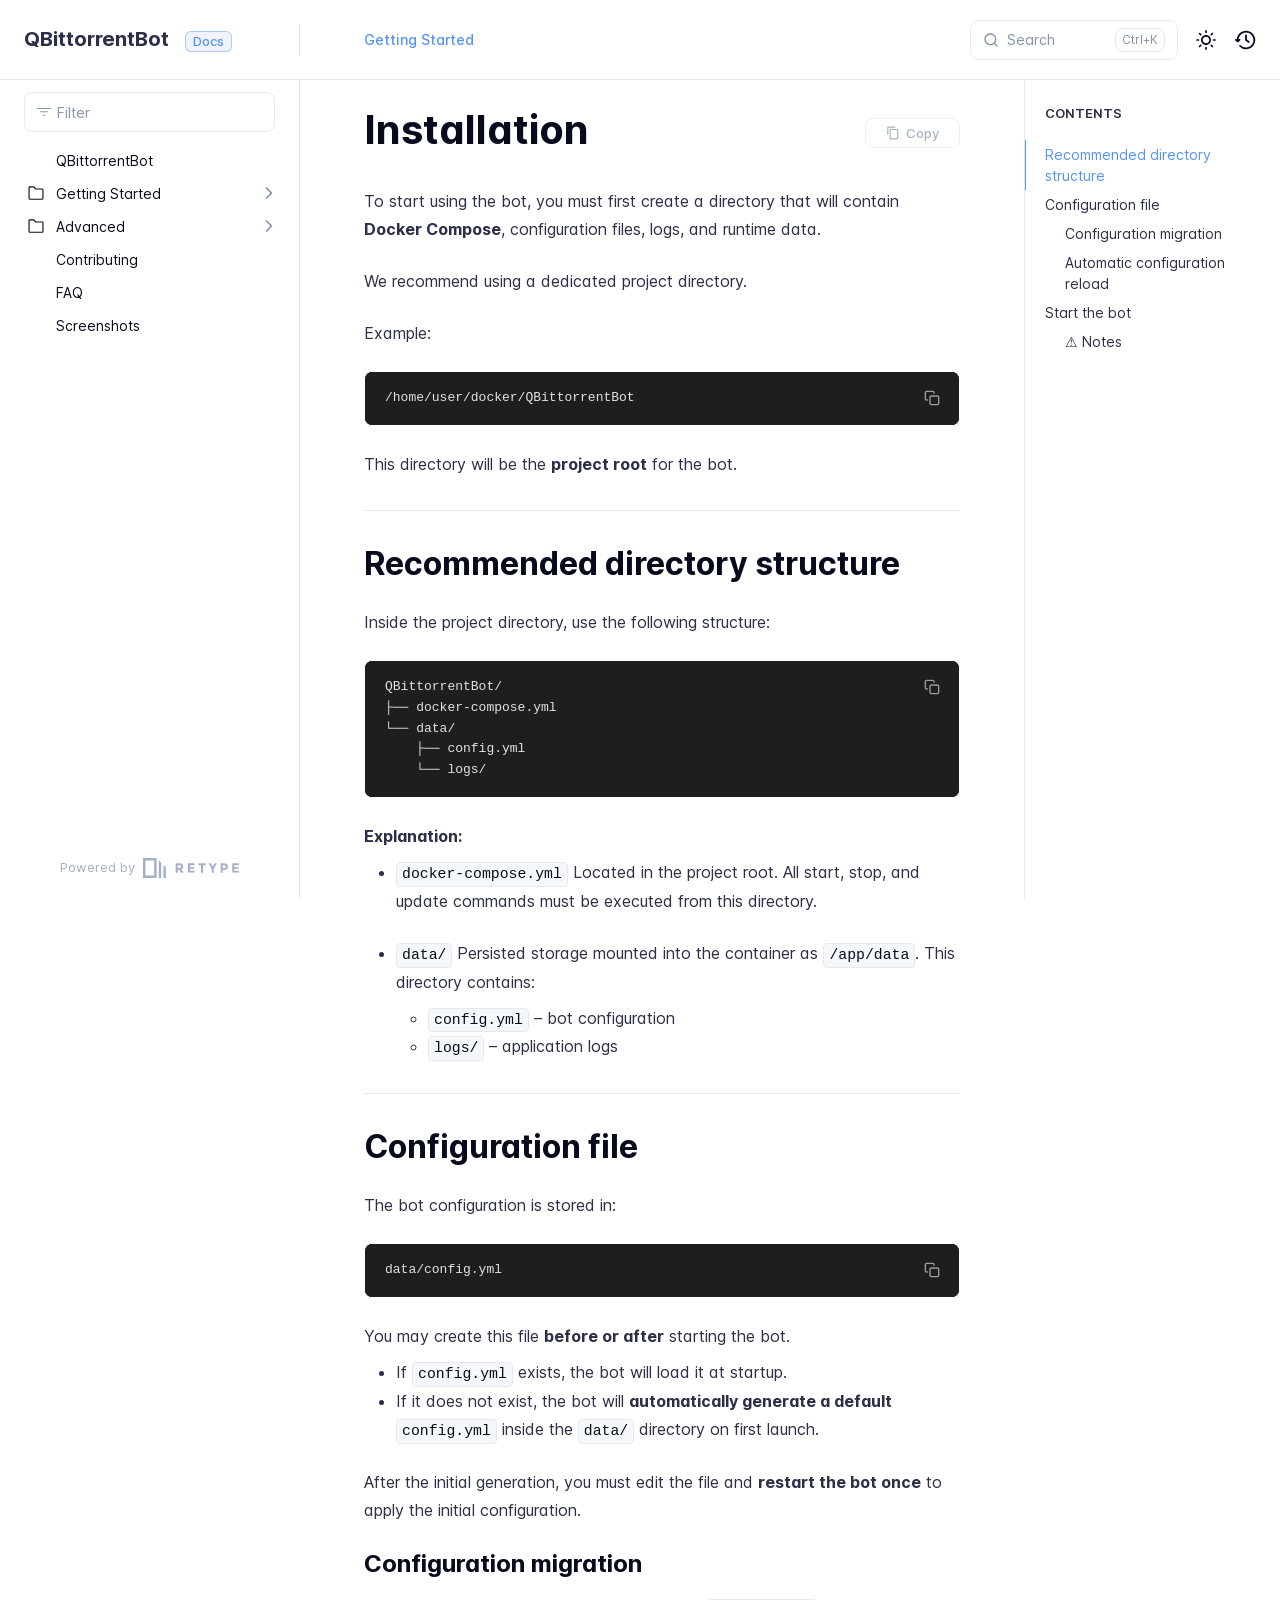
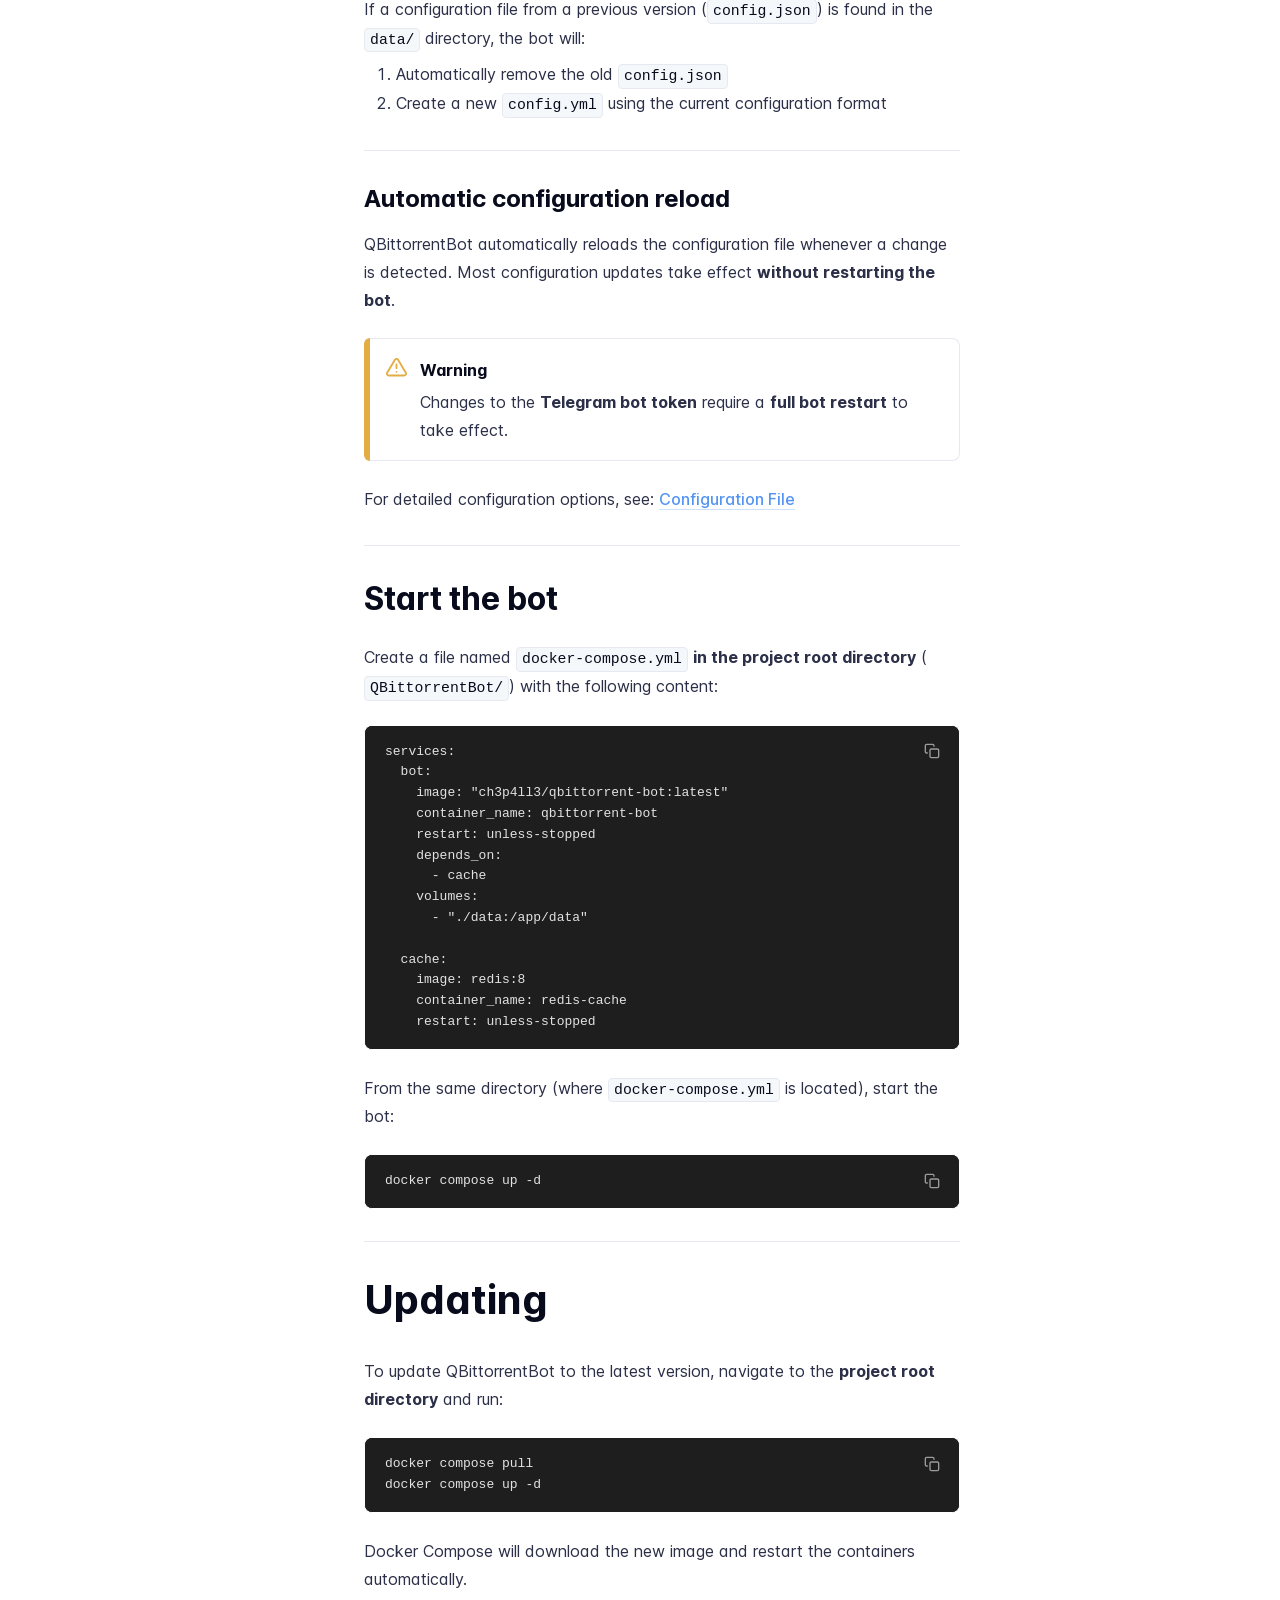
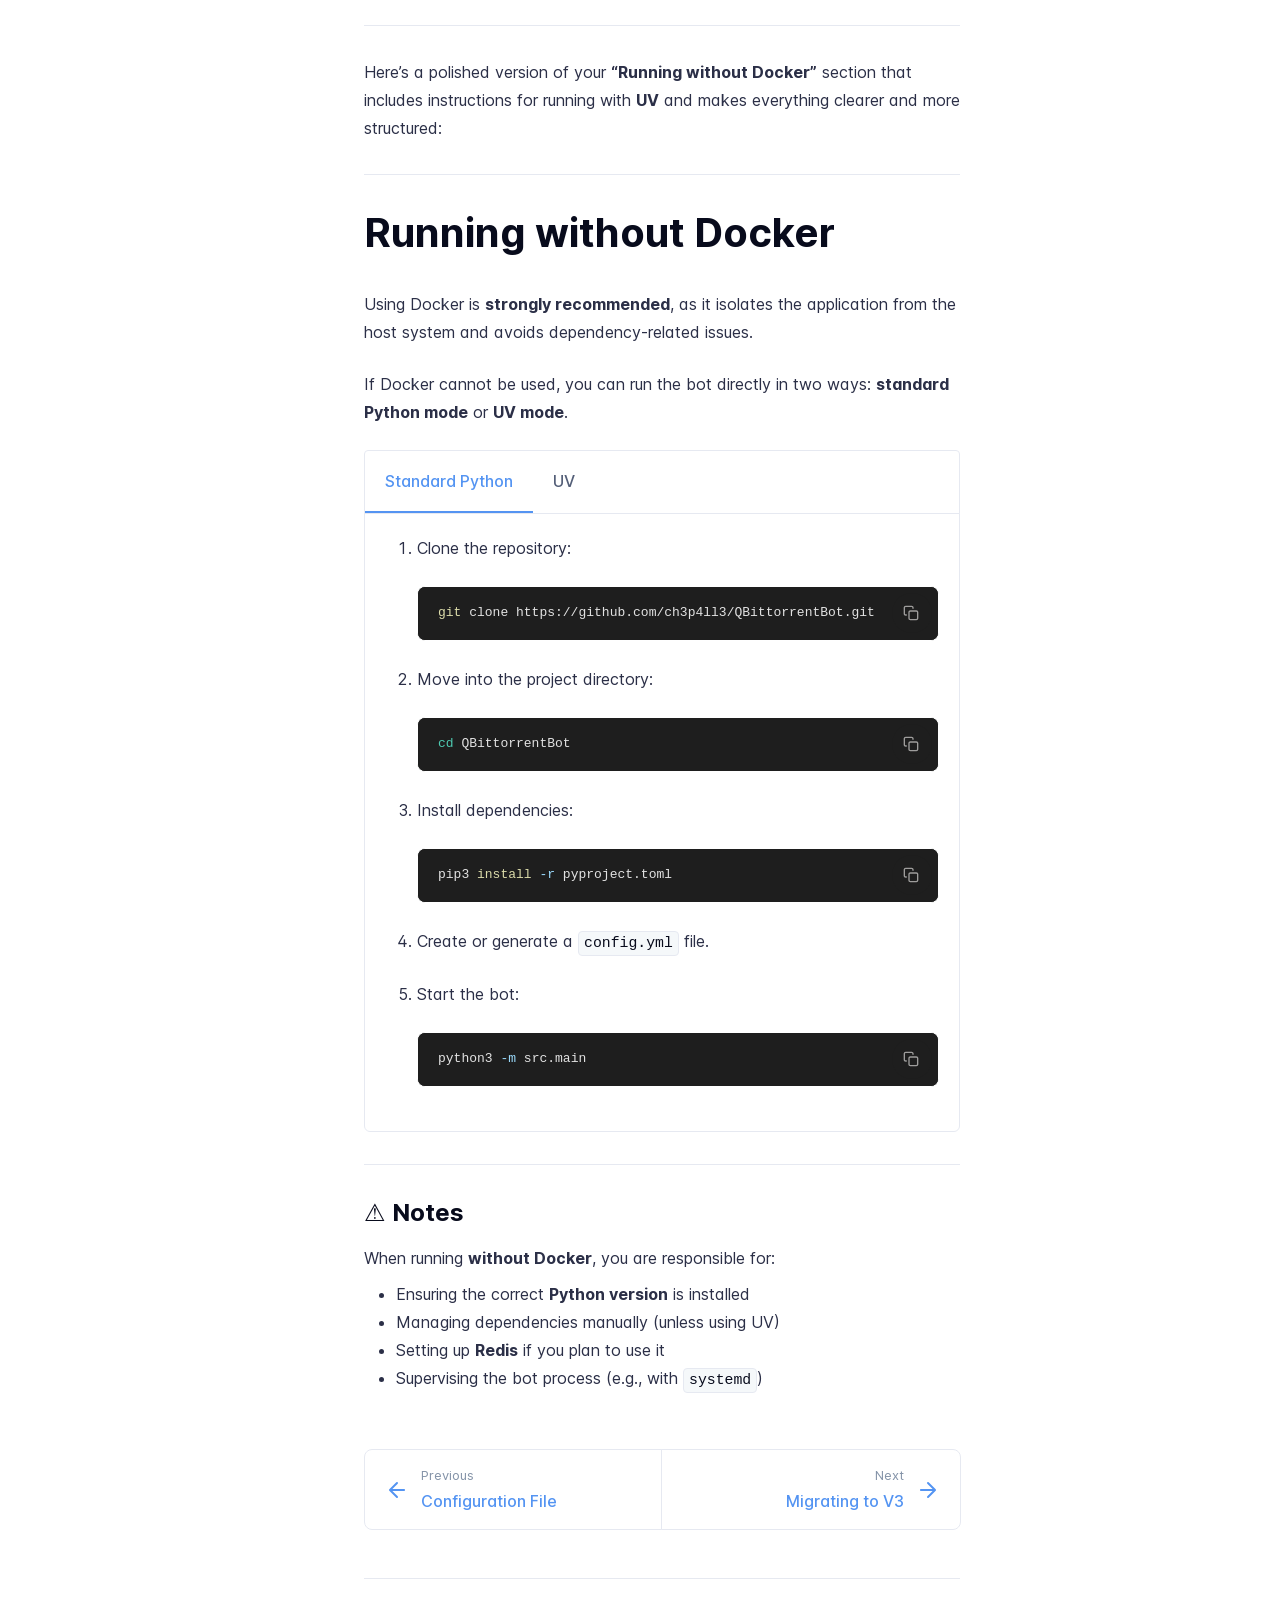
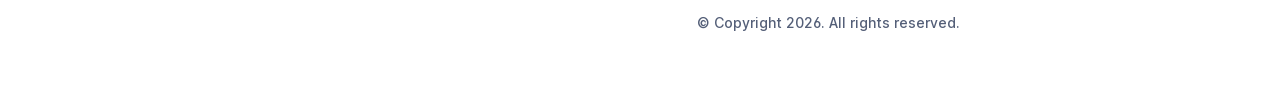
<file: getting_started/installation/index.html>
<!DOCTYPE html>
<html lang="en" class="h-full">
<head>
    <meta charset="UTF-8">
    <meta name="viewport" content="width=device-width,initial-scale=1">
    <meta name="color-scheme" content="light dark">
    <meta name="turbo-root" content="/QBittorrentBot">
    <meta name="turbo-cache-control" content="no-cache" data-turbo-track="reload" data-track-token="4.6.0.843993634672">

    <!-- See retype.com -->
    <meta name="generator" content="Retype 4.6.0">

    <!-- Primary Meta Tags -->
    <title>Installation</title>
    <meta name="title" content="Installation">
    <meta name="description" content="To start using the bot, you must first create a directory that will contain Docker Compose, configuration files, logs, and runtime data.">

    <!-- Canonical -->
    <link rel="canonical" href="https://ch3p4ll3.github.io/QBittorrentBot/getting_started/installation/">
    <link rel="sitemap" type="application/xml" title="Sitemap" href="https://ch3p4ll3.github.io/QBittorrentBot/sitemap.xml">

    <!-- Open Graph -->
    <meta property="og:type" content="website">
    <meta property="og:url" content="https://ch3p4ll3.github.io/QBittorrentBot/getting_started/installation/">
    <meta property="og:title" content="Installation">
    <meta property="og:description" content="To start using the bot, you must first create a directory that will contain Docker Compose, configuration files, logs, and runtime data.">
    <meta property="og:site_name" content="QBittorrentBot">
    <meta property="og:locale" content="en_US">

    <!-- Twitter -->
    <meta name="twitter:card" content="summary_large_image">
    <meta name="twitter:url" content="https://ch3p4ll3.github.io/QBittorrentBot/getting_started/installation/">
    <meta name="twitter:title" content="Installation">
    <meta name="twitter:description" content="To start using the bot, you must first create a directory that will contain Docker Compose, configuration files, logs, and runtime data.">

    <!-- Alternate Markdown -->
    <link rel="alternate" type="text/markdown" href="https://ch3p4ll3.github.io/QBittorrentBot/getting_started/installation.md">

    <script data-cfasync="false">(function(){var cl=document.documentElement.classList,ls=localStorage.getItem("retype_scheme"),hd=cl.contains("dark"),hl=cl.contains("light"),wm=window.matchMedia&&window.matchMedia("(prefers-color-scheme: dark)").matches;if(ls==="dark"||(!ls&&wm&&!hd&&!hl)){cl.remove("light");cl.add("dark")}else if(ls==="light"||(!ls&&!wm&&!hd&&!hl)){cl.remove("dark");cl.add("light")}})();</script>

    <link href="../../resources/css/retype.css?v=4.6.0.843993634672" rel="stylesheet">

    <script data-cfasync="false" src="../../resources/js/config.js?v=4.6.0.843993634672" data-turbo-eval="false" defer></script>
    <script data-cfasync="false" src="../../resources/js/retype.js?v=4.6.0" data-turbo-eval="false" defer></script>
    <script id="lunr-js" data-cfasync="false" src="../../resources/js/lunr.js?v=4.6.0.843993634672" data-turbo-eval="false" defer></script>
    <script id="prism-js" data-cfasync="false" src="../../resources/js/prism.js?v=4.6.0.843993634672" defer></script>
</head>
<body>
    <div id="retype-app" class="relative text-base antialiased text-base-text bg-base-bg font-body">
    <div class="absolute bottom-0 left-0" style="top: 5rem; right: 50%"></div>

    <header id="retype-header" class="sticky top-0 z-30 flex w-full h-16 bg-header-bg border-b border-header-border md:h-20">
        <div class="container relative flex items-center justify-between pr-6 grow md:justify-start">
            <!-- Mobile menu button skeleton -->
            <button v-cloak class="skeleton retype-mobile-menu-button flex items-center justify-center shrink-0 overflow-hidden dark:text-white focus:outline-hidden rounded-full w-10 h-10 ml-3.5 md:hidden"><svg xmlns="http://www.w3.org/2000/svg" class="mb-px shrink-0" width="24" height="24" viewBox="0 0 24 24" role="presentation" style="margin-bottom: 0px;"><g fill="currentColor"><path d="M2 4h20v2H2zM2 11h20v2H2zM2 18h20v2H2z"></path></g></svg></button>
            <div v-cloak id="retype-sidebar-left-toggle-button"></div>
    
            <!-- Logo -->
            <div class="flex items-center justify-between h-full py-2 md:w-75">
                <div class="flex items-center px-2 md:px-6">
                    <a id="retype-branding-logo" href="https://ch3p4ll3.github.io/QBittorrentBot/" class="flex items-center leading-snug text-xl">
                        <span class="dark:text-white font-bold line-clamp-1 md:line-clamp-2">QBittorrentBot</span>
                    </a><span id="retype-branding-label" class="inline-flex mt-1 px-2 py-1 ml-4 text-xs font-medium leading-none items-center rounded-md bg-branding-label-bg text-branding-label-text ring-1 ring-branding-label-border ring-inset md:inline-block">Docs</span>
                </div>
    
                <span class="hidden h-8 border-r md:inline-block border-base-border"></span>
            </div>
    
            <div class="flex justify-between md:grow">
                <!-- Top Nav -->
                <nav id="retype-header-nav" class="hidden md:flex">
                    <ul class="flex flex-col mb-4 md:pl-16 md:mb-0 md:flex-row md:items-center">
                        <li class="mr-6">
                            <a class="py-2 md:mb-0 inline-flex items-center text-sm whitespace-nowrap transition-colors duration-200 ease-linear md:text-header-text font-header-text hover:text-header-text-hover" href="../../getting_started/">Getting Started</a>
                        </li>
    
                    </ul>
                </nav>
    
                <div v-cloak class="flex justify-end grow">
                    <div id="retype-mobile-search-button"></div>
                    <doc-search-desktop></doc-search-desktop>
    
                    <doc-theme-switch class="lg:ml-2"></doc-theme-switch>
                    <doc-history></doc-history>
                </div>
            </div>
        </div>
    </header>


    <div id="retype-container" class="container relative flex bg-white">
        <!-- Sidebar Skeleton -->
        <div v-cloak class="fixed flex flex-col shrink-0 duration-300 ease-in-out bg-sidebar-left-bg border-sidebar-left-border sidebar top-20 w-75 border-r h-screen md:sticky transition-transform skeleton">
        
            <div class="flex items-center h-16 px-6">
                <input id="retype-filter-input-mock" class="w-full h-10 pl-8 px-3 py-2 transition-colors duration-200 ease-linear bg-filter-bg border border-filter-border rounded-lg shadow-none md:text-sm hover:border-filter-border-hover focus:outline-hidden focus:border-filter-border-focus placeholder-filter-placeholder" type="text">
            </div>
        
            <div class="pl-6 mt-1 mb-4">
                <div class="w-32 h-3 mb-4 bg-skeleton-bg rounded-full loading"></div>
                <div class="w-48 h-3 mb-4 bg-skeleton-bg rounded-full loading"></div>
                <div class="w-40 h-3 mb-4 bg-skeleton-bg rounded-full loading"></div>
                <div class="w-32 h-3 mb-4 bg-skeleton-bg rounded-full loading"></div>
                <div class="w-48 h-3 mb-4 bg-skeleton-bg rounded-full loading"></div>
                <div class="w-40 h-3 mb-4 bg-skeleton-bg rounded-full loading"></div>
            </div>
        
            <div class="shrink-0 mt-auto bg-transparent dark:border-base-border">
                <a class="flex items-center justify-center flex-nowrap h-16 text-gray-350 dark:text-dark-400 hover:text-gray-600 dark:hover:text-dark-300 transition-colors duration-150 ease-in docs-powered-by" target="_blank" href="https://retype.com/" rel="noopener">
                    <span class="text-xs whitespace-nowrap">Powered by</span>
                    <svg xmlns="http://www.w3.org/2000/svg" class="ml-2" fill="currentColor" width="96" height="20" overflow="visible"><path d="M0 0v20h13.59V0H0zm11.15 17.54H2.44V2.46h8.71v15.08zM15.8 20h2.44V4.67L15.8 2.22zM20.45 6.89V20h2.44V9.34z"/><g><path d="M40.16 8.44c0 1.49-.59 2.45-1.75 2.88l2.34 3.32h-2.53l-2.04-2.96h-1.43v2.96h-2.06V5.36h3.5c1.43 0 2.46.24 3.07.73s.9 1.27.9 2.35zm-2.48 1.1c.26-.23.38-.59.38-1.09 0-.5-.13-.84-.4-1.03s-.73-.28-1.39-.28h-1.54v2.75h1.5c.72 0 1.2-.12 1.45-.35zM51.56 5.36V7.2h-4.59v1.91h4.13v1.76h-4.13v1.92h4.74v1.83h-6.79V5.36h6.64zM60.09 7.15v7.48h-2.06V7.15h-2.61V5.36h7.28v1.79h-2.61zM70.81 14.64h-2.06v-3.66l-3.19-5.61h2.23l1.99 3.45 1.99-3.45H74l-3.19 5.61v3.66zM83.99 6.19c.65.55.97 1.4.97 2.55s-.33 1.98-1 2.51-1.68.8-3.04.8h-1.23v2.59h-2.06V5.36h3.26c1.42 0 2.45.28 3.1.83zm-1.51 3.65c.25-.28.37-.69.37-1.22s-.16-.92-.48-1.14c-.32-.23-.82-.34-1.5-.34H79.7v3.12h1.38c.68 0 1.15-.14 1.4-.42zM95.85 5.36V7.2h-4.59v1.91h4.13v1.76h-4.13v1.92H96v1.83h-6.79V5.36h6.64z"/></g></svg>
                </a>
            </div>
        </div>
        
        <!-- Sidebar component -->
        <doc-sidebar v-cloak>
            <template #sidebar-footer>
                <div class="shrink-0 mt-auto border-t md:bg-transparent md:border-none dark:border-base-border">
        
                    <div class="py-3 px-6 md:hidden border-b dark:border-base-border">
                        <nav>
                            <ul class="flex flex-wrap justify-center items-center">
                                <li class="mr-6">
                                    <a class="block py-1 inline-flex items-center text-sm whitespace-nowrap transition-colors duration-200 ease-linear md:text-header-text font-header-text hover:text-header-text-hover" href="../../getting_started/">Getting Started</a>
                                </li>
        
                            </ul>
                        </nav>
                    </div>
        
                    <a class="flex items-center justify-center flex-nowrap h-16 text-gray-350 dark:text-dark-400 hover:text-gray-600 dark:hover:text-dark-300 transition-colors duration-150 ease-in docs-powered-by" target="_blank" href="https://retype.com/" rel="noopener">
                        <span class="text-xs whitespace-nowrap">Powered by</span>
                        <svg xmlns="http://www.w3.org/2000/svg" class="ml-2" fill="currentColor" width="96" height="20" overflow="visible"><path d="M0 0v20h13.59V0H0zm11.15 17.54H2.44V2.46h8.71v15.08zM15.8 20h2.44V4.67L15.8 2.22zM20.45 6.89V20h2.44V9.34z"/><g><path d="M40.16 8.44c0 1.49-.59 2.45-1.75 2.88l2.34 3.32h-2.53l-2.04-2.96h-1.43v2.96h-2.06V5.36h3.5c1.43 0 2.46.24 3.07.73s.9 1.27.9 2.35zm-2.48 1.1c.26-.23.38-.59.38-1.09 0-.5-.13-.84-.4-1.03s-.73-.28-1.39-.28h-1.54v2.75h1.5c.72 0 1.2-.12 1.45-.35zM51.56 5.36V7.2h-4.59v1.91h4.13v1.76h-4.13v1.92h4.74v1.83h-6.79V5.36h6.64zM60.09 7.15v7.48h-2.06V7.15h-2.61V5.36h7.28v1.79h-2.61zM70.81 14.64h-2.06v-3.66l-3.19-5.61h2.23l1.99 3.45 1.99-3.45H74l-3.19 5.61v3.66zM83.99 6.19c.65.55.97 1.4.97 2.55s-.33 1.98-1 2.51-1.68.8-3.04.8h-1.23v2.59h-2.06V5.36h3.26c1.42 0 2.45.28 3.1.83zm-1.51 3.65c.25-.28.37-.69.37-1.22s-.16-.92-.48-1.14c-.32-.23-.82-.34-1.5-.34H79.7v3.12h1.38c.68 0 1.15-.14 1.4-.42zM95.85 5.36V7.2h-4.59v1.91h4.13v1.76h-4.13v1.92H96v1.83h-6.79V5.36h6.64z"/></g></svg>
                    </a>
                </div>
            </template>
        </doc-sidebar>

        <div class="grow min-w-0 bg-body-bg">
            <!-- Render "toolbar" template here on api pages --><!-- Render page content -->
<div class="flex">
    <div id="retype-main" class="min-w-0 p-4 grow md:px-16">
        <main class="relative pb-12 lg:pt-2">
            <div class="relative retype-markdown" id="retype-content">
                <!-- Rendered if sidebar right is enabled -->
                <div id="retype-sidebar-right-toggle"></div>
                <doc-page-actions></doc-page-actions>

                <!-- Page content  -->
<h1 id="installation">Installation</h1>
<p>To start using the bot, you must first create a directory that will contain <strong>Docker Compose</strong>, configuration files, logs, and runtime data.</p>
<p>We recommend using a dedicated project directory.</p>
<p>Example:</p>
<div id="installation-code-1" class="codeblock-wrapper"><doc-codeblock>
<pre translate="no" class="language-none"><code v-pre class="language-none">/home/user/docker/QBittorrentBot</code></pre>
</doc-codeblock></div>
<p>This directory will be the <strong>project root</strong> for the bot.</p>
<hr>
<h2 id="recommended-directory-structure">Recommended directory structure</h2>
<p>Inside the project directory, use the following structure:</p>
<div id="recommended-directory-structure-code-1" class="codeblock-wrapper"><doc-codeblock>
<pre translate="no" class="language-none"><code v-pre class="language-none">QBittorrentBot/
├── docker-compose.yml
└── data/
    ├── config.yml
    └── logs/</code></pre>
</doc-codeblock></div>
<p><strong>Explanation:</strong></p>
<ul>
<li>
<p><code translate="no" v-pre>docker-compose.yml</code>
Located in the project root. All start, stop, and update commands must be executed from this directory.</p>
</li>
<li>
<p><code translate="no" v-pre>data/</code>
Persisted storage mounted into the container as <code translate="no" v-pre>/app/data</code>.
This directory contains:</p>
<ul>
<li><code translate="no" v-pre>config.yml</code> – bot configuration</li>
<li><code translate="no" v-pre>logs/</code> – application logs</li>
</ul>
</li>
</ul>
<hr>
<h2 id="configuration-file">Configuration file</h2>
<p>The bot configuration is stored in:</p>
<div id="configuration-file-code-1" class="codeblock-wrapper"><doc-codeblock>
<pre translate="no" class="language-none"><code v-pre class="language-none">data/config.yml</code></pre>
</doc-codeblock></div>
<p>You may create this file <strong>before or after</strong> starting the bot.</p>
<ul>
<li>If <code translate="no" v-pre>config.yml</code> exists, the bot will load it at startup.</li>
<li>If it does not exist, the bot will <strong>automatically generate a default <code translate="no" v-pre>config.yml</code></strong> inside the <code translate="no" v-pre>data/</code> directory on first launch.</li>
</ul>
<p>After the initial generation, you must edit the file and <strong>restart the bot once</strong> to apply the initial configuration.</p>
<h3 id="configuration-migration">Configuration migration</h3>
<p>If a configuration file from a previous version (<code translate="no" v-pre>config.json</code>) is found in the <code translate="no" v-pre>data/</code> directory, the bot will:</p>
<ol>
<li>Automatically remove the old <code translate="no" v-pre>config.json</code></li>
<li>Create a new <code translate="no" v-pre>config.yml</code> using the current configuration format</li>
</ol>
<hr>
<h3 id="automatic-configuration-reload">Automatic configuration reload</h3>
<p>QBittorrentBot automatically reloads the configuration file whenever a change is detected.
Most configuration updates take effect <strong>without restarting the bot</strong>.</p>
<div class="flex mb-6">
    <div class="shrink-0 w-1.5 rounded-tl-lg rounded-bl-lg bg-callout-warning"></div>
    <div class="flex w-full py-4 border border-l-0 rounded-tr-lg rounded-br-lg doc-callout bg-callout-base-bg border-callout-base-border" role="alert">
        <div class="flex items-center ml-4 h-7">
            <svg xmlns="http://www.w3.org/2000/svg" class="block text-callout-warning" width="22" height="22" viewBox="0 0 24 24" role="presentation">
                <g fill="currentColor"><g>
                    <path d="M22.48 15.59L14.01 1.45A2.968 2.968 0 0012.16.09c-.78-.19-1.58-.07-2.27.35-.41.25-.76.6-1.01 1.01v.01L.4 15.6c-.83 1.43-.33 3.27 1.1 4.1.45.26.95.4 1.48.4h16.95c.8-.01 1.55-.33 2.11-.9.56-.57.87-1.33.86-2.13a3.04 3.04 0 00-.42-1.48zm-1.87 2.21c-.19.19-.44.3-.69.3H2.99c-.17 0-.34-.05-.49-.13a.992.992 0 01-.37-1.35L10.6 2.48c.08-.14.2-.25.34-.33a.992.992 0 011.37.33l8.46 14.13c.09.15.13.32.13.49 0 .26-.1.51-.29.7z"></path>
                    <path d="M11.45 12.1c.55 0 1-.45 1-1v-4c0-.55-.45-1-1-1s-1 .45-1 1v4c0 .56.45 1 1 1zM11.46 14.1c-.56 0-1 .45-1 1s.45 1 1 1 1-.45 1-1-.45-1-1-1z"></path>
                </g></g>
            </svg>
        </div>
        <div class="pr-5 ml-3 w-full">
            <h5>Warning</h5>
<p>Changes to the <strong>Telegram bot token</strong> require a <strong>full bot restart</strong> to take effect.</p>
        </div>
    </div>
</div>
<p>For detailed configuration options, see:
<a href="../configuration_file/">Configuration File</a></p>
<hr>
<h2 id="start-the-bot">Start the bot</h2>
<p>Create a file named <code translate="no" v-pre>docker-compose.yml</code> <strong>in the project root directory</strong> (<code translate="no" v-pre>QBittorrentBot/</code>) with the following content:</p>
<div id="start-the-bot-code-1" class="codeblock-wrapper"><doc-codeblock>
<pre translate="no" class="language-none"><code v-pre class="language-none">services:
  bot:
    image: &quot;ch3p4ll3/qbittorrent-bot:latest&quot;
    container_name: qbittorrent-bot
    restart: unless-stopped
    depends_on:
      - cache
    volumes:
      - &quot;./data:/app/data&quot;

  cache:
    image: redis:8
    container_name: redis-cache
    restart: unless-stopped</code></pre>
</doc-codeblock></div>
<p>From the same directory (where <code translate="no" v-pre>docker-compose.yml</code> is located), start the bot:</p>
<div id="start-the-bot-code-2" class="codeblock-wrapper"><doc-codeblock>
<pre translate="no" class="language-none"><code v-pre class="language-none">docker compose up -d</code></pre>
</doc-codeblock></div>
<hr>
<h1 id="updating">Updating</h1>
<p>To update QBittorrentBot to the latest version, navigate to the <strong>project root directory</strong> and run:</p>
<div id="updating-code-1" class="codeblock-wrapper"><doc-codeblock>
<pre translate="no" class="language-none"><code v-pre class="language-none">docker compose pull
docker compose up -d</code></pre>
</doc-codeblock></div>
<p>Docker Compose will download the new image and restart the containers automatically.</p>
<hr>
<p>Here’s a polished version of your <strong>“Running without Docker”</strong> section that includes instructions for running with <strong>UV</strong> and makes everything clearer and more structured:</p>
<hr>
<h1 id="running-without-docker">Running without Docker</h1>
<p>Using Docker is <strong>strongly recommended</strong>, as it isolates the application from the host system and avoids dependency-related issues.</p>
<p>If Docker cannot be used, you can run the bot directly in two ways: <strong>standard Python mode</strong> or <strong>UV mode</strong>.</p>
<doc-tabs>
<doc-tab v-cloak id="standard-python">
<template #title>Standard Python</template>
<ol>
<li>
<p>Clone the repository:</p>
<div class="codeblock-wrapper"><doc-codeblock>
<pre translate="no" class="language-bash"><code v-pre class="language-bash">git clone https://github.com/ch3p4ll3/QBittorrentBot.git</code></pre>
</doc-codeblock></div>
</li>
<li>
<p>Move into the project directory:</p>
<div class="codeblock-wrapper"><doc-codeblock>
<pre translate="no" class="language-bash"><code v-pre class="language-bash">cd QBittorrentBot</code></pre>
</doc-codeblock></div>
</li>
<li>
<p>Install dependencies:</p>
<div class="codeblock-wrapper"><doc-codeblock>
<pre translate="no" class="language-bash"><code v-pre class="language-bash">pip3 install -r pyproject.toml</code></pre>
</doc-codeblock></div>
</li>
<li>
<p>Create or generate a <code translate="no" v-pre>config.yml</code> file.</p>
</li>
<li>
<p>Start the bot:</p>
<div class="codeblock-wrapper"><doc-codeblock>
<pre translate="no" class="language-bash"><code v-pre class="language-bash">python3 -m src.main</code></pre>
</doc-codeblock></div>
</li>
</ol>
</doc-tab>
<doc-tab v-cloak id="uv">
<template #title>UV</template>
<p><strong>UV</strong> is a modern Python environment manager that can simplify dependency and project management.</p>
<ol>
<li>
<p>Install UV by following the <a href="https://docs.astral.sh/uv/">official guide</a>.</p>
</li>
<li>
<p>Clone the repository (if not already done):</p>
<div class="codeblock-wrapper"><doc-codeblock>
<pre translate="no" class="language-bash"><code v-pre class="language-bash">git clone https://github.com/ch3p4ll3/QBittorrentBot.git
cd QBittorrentBot</code></pre>
</doc-codeblock></div>
</li>
<li>
<p>Install dependencies via UV:</p>
<div class="codeblock-wrapper"><doc-codeblock>
<pre translate="no" class="language-bash"><code v-pre class="language-bash">uv sync</code></pre>
</doc-codeblock></div>
</li>
<li>
<p>Start the bot:</p>
<div class="codeblock-wrapper"><doc-codeblock>
<pre translate="no" class="language-bash"><code v-pre class="language-bash">uv run python -m src.main</code></pre>
</doc-codeblock></div>
</li>
</ol>
<blockquote>
<p><span class="docs-emoji">&#x2705;</span> Advantages of using UV:</p>
<ul>
<li>Automatic dependency isolation</li>
<li>Easier environment management</li>
<li>Cross-platform reproducibility</li>
</ul>
</blockquote>
</doc-tab>
</doc-tabs>
<hr>
<h3 id="-notes"><span class="docs-emoji">&#x26A0;&#xFE0F;</span> Notes</h3>
<p>When running <strong>without Docker</strong>, you are responsible for:</p>
<ul>
<li>Ensuring the correct <strong>Python version</strong> is installed</li>
<li>Managing dependencies manually (unless using UV)</li>
<li>Setting up <strong>Redis</strong> if you plan to use it</li>
<li>Supervising the bot process (e.g., with <code translate="no" v-pre>systemd</code>)</li>
</ul>

                
                <!-- Required only on API pages -->
                <doc-toolbar-member-filter-no-results></doc-toolbar-member-filter-no-results>
            </div>
            <footer id="retype-content-footer" class="clear-both">
            
                <nav id="retype-nextprev" class="print:hidden flex mt-14">
                    <div class="w-1/2">
                        <a class="px-5 py-4 h-full flex items-center break-normal font-medium text-body-link border border-base-border hover:border-base-border-hover rounded-l-lg transition-colors duration-150 relative hover:z-5" href="../../getting_started/configuration_file/">
                            <svg xmlns="http://www.w3.org/2000/svg" class="mr-3" width="24" height="24" viewBox="0 0 24 24" fill="currentColor" overflow="visible"><path d="M19 11H7.41l5.29-5.29a.996.996 0 10-1.41-1.41l-7 7a1 1 0 000 1.42l7 7a1.024 1.024 0 001.42-.01.996.996 0 000-1.41L7.41 13H19c.55 0 1-.45 1-1s-.45-1-1-1z" /><path fill="none" d="M0 0h24v24H0z" /></svg>
                            <span>
                                <span class="block text-xs font-normal text-base-text-muted">Previous</span>
                                <span class="block mt-1">Configuration File</span>
                            </span>
                        </a>
                    </div>
            
                    <div class="w-1/2">
                        <a class="px-5 py-4 -mx-px h-full flex items-center justify-end break-normal font-medium text-body-link border border-base-border hover:border-base-border-hover rounded-r-lg transition-colors duration-150 relative hover:z-5" href="../../getting_started/migrating_to_v3/">
                            <span>
                                <span class="block text-xs font-normal text-right text-base-text-muted">Next</span>
                                <span class="block mt-1">Migrating to V​3</span>
                            </span>
                            <svg xmlns="http://www.w3.org/2000/svg" class="ml-3" width="24" height="24" viewBox="0 0 24 24" fill="currentColor" overflow="visible"><path d="M19.92 12.38a1 1 0 00-.22-1.09l-7-7a.996.996 0 10-1.41 1.41l5.3 5.3H5c-.55 0-1 .45-1 1s.45 1 1 1h11.59l-5.29 5.29a.996.996 0 000 1.41c.19.2.44.3.7.3s.51-.1.71-.29l7-7c.09-.09.16-.21.21-.33z" /><path fill="none" d="M0 0h24v24H0z" /></svg>
                        </a>
                    </div>
                </nav>
            </footer>
        </main>

        <div id="retype-page-footer" class="print:border-none border-t border-base-border pt-6 mb-8">
            <footer class="flex flex-wrap items-center justify-between print:justify-center">
                <div id="retype-footer-links" class="print:hidden">
                    <ul class="flex flex-wrap items-center text-sm">
                    </ul>
                </div>
                <div id="retype-copyright" class="print:justify-center py-2 text-footer-text font-footer-link text-sm leading-relaxed"><p>© Copyright 2026. All rights reserved.</p></div>
            </footer>
        </div>
    </div>

    <!-- Rendered if sidebar right is enabled -->
    <!-- Sidebar right skeleton-->
    <div v-cloak class="fixed top-0 bottom-0 right-0 translate-x-full bg-sidebar-right-bg border-sidebar-right-border lg:sticky lg:border-l lg:shrink-0 lg:pt-6 lg:translate-x-0 sm:w-1/2 lg:w-64 lg:z-0 md:w-104 sidebar-right skeleton">
        <div class="pl-5">
            <div class="w-32 h-3 mb-4 bg-skeleton-bg rounded-full loading"></div>
            <div class="w-48 h-3 mb-4 bg-skeleton-bg rounded-full loading"></div>
            <div class="w-40 h-3 mb-4 bg-skeleton-bg rounded-full loading"></div>
        </div>
    </div>

    <!-- User should be able to hide sidebar right -->
    <doc-sidebar-right v-cloak></doc-sidebar-right>
</div>

        </div>
    </div>

    <doc-search-mobile></doc-search-mobile>
    <doc-back-to-top></doc-back-to-top>
</div>


    <div id="retype-overlay-target"></div>

        <script data-cfasync="false">window.__DOCS__ = { "title": "Installation-Updating", level: 2, icon: "file", hasPrism: true, hasInstagram: false, hasMermaid: false, hasMath: false, tocDepth: 23, "md": "/getting_started/installation.md" }</script>
</body>
</html>
</file>
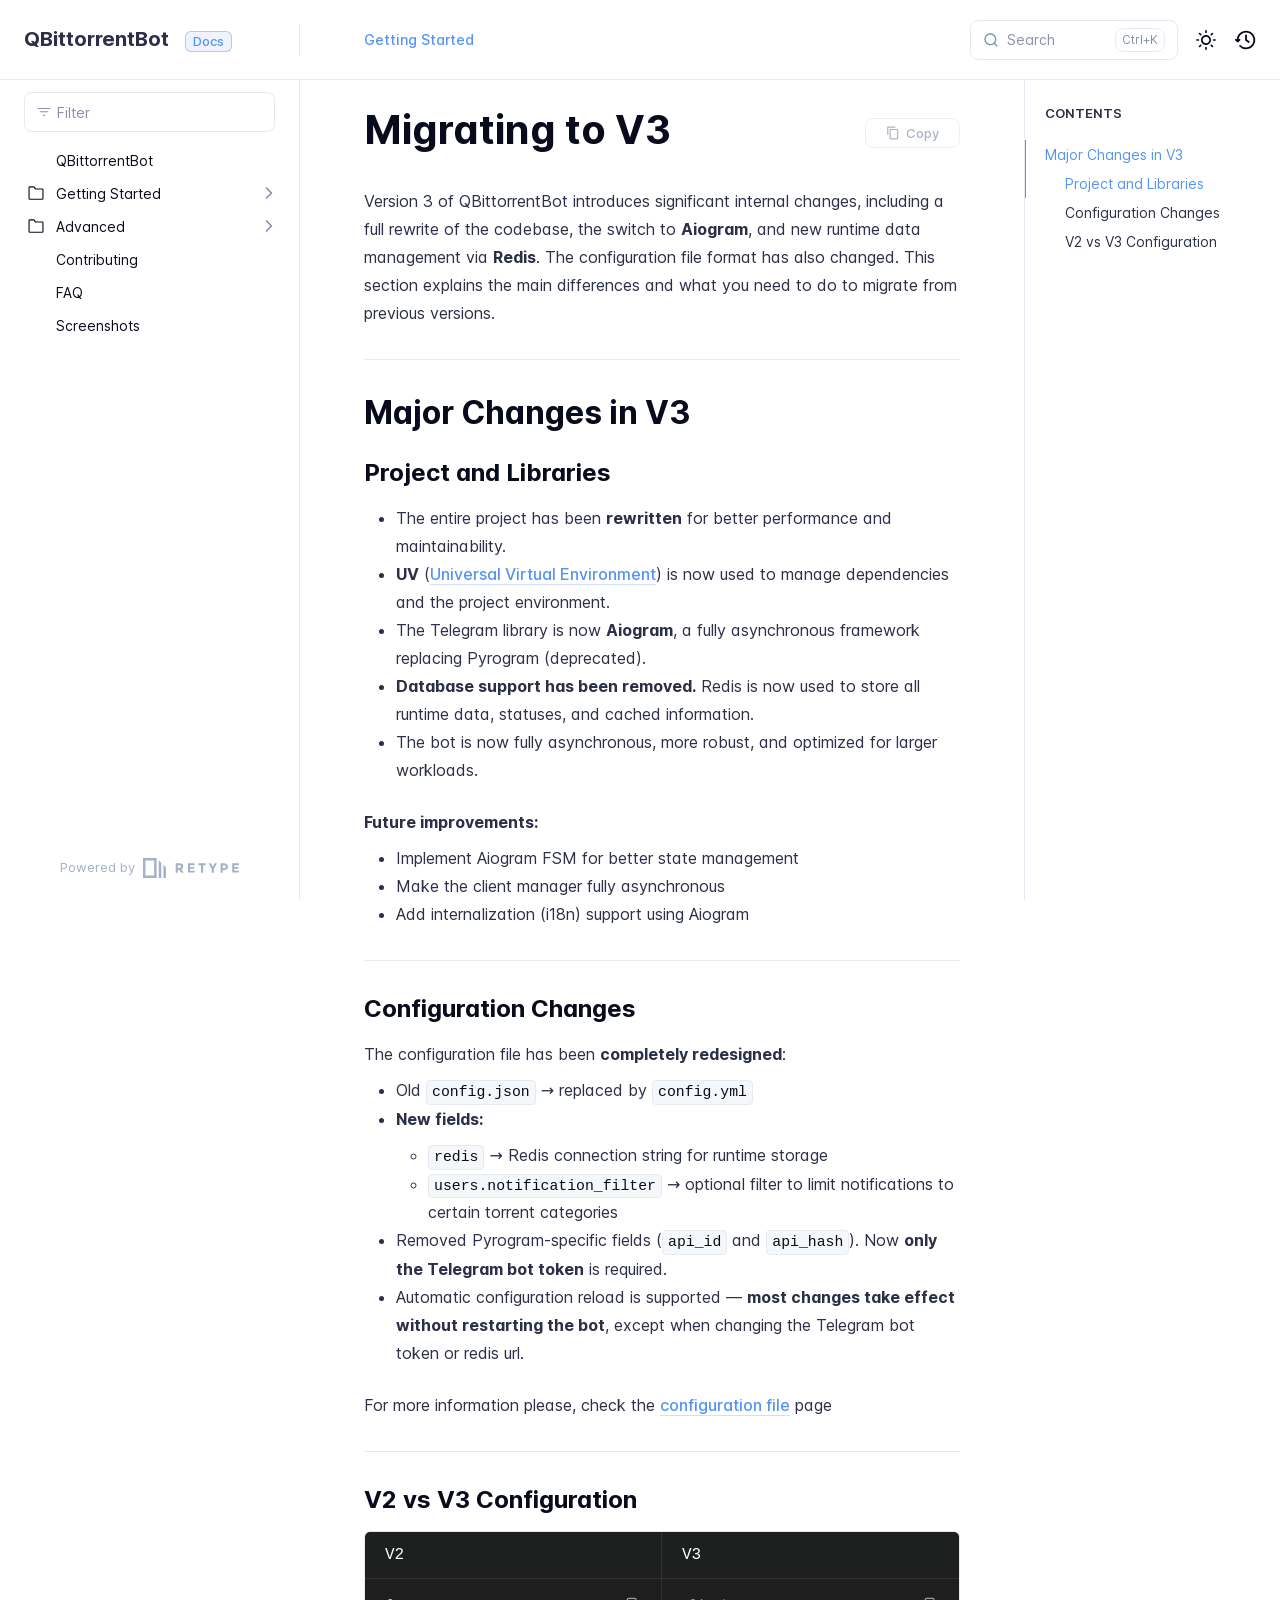
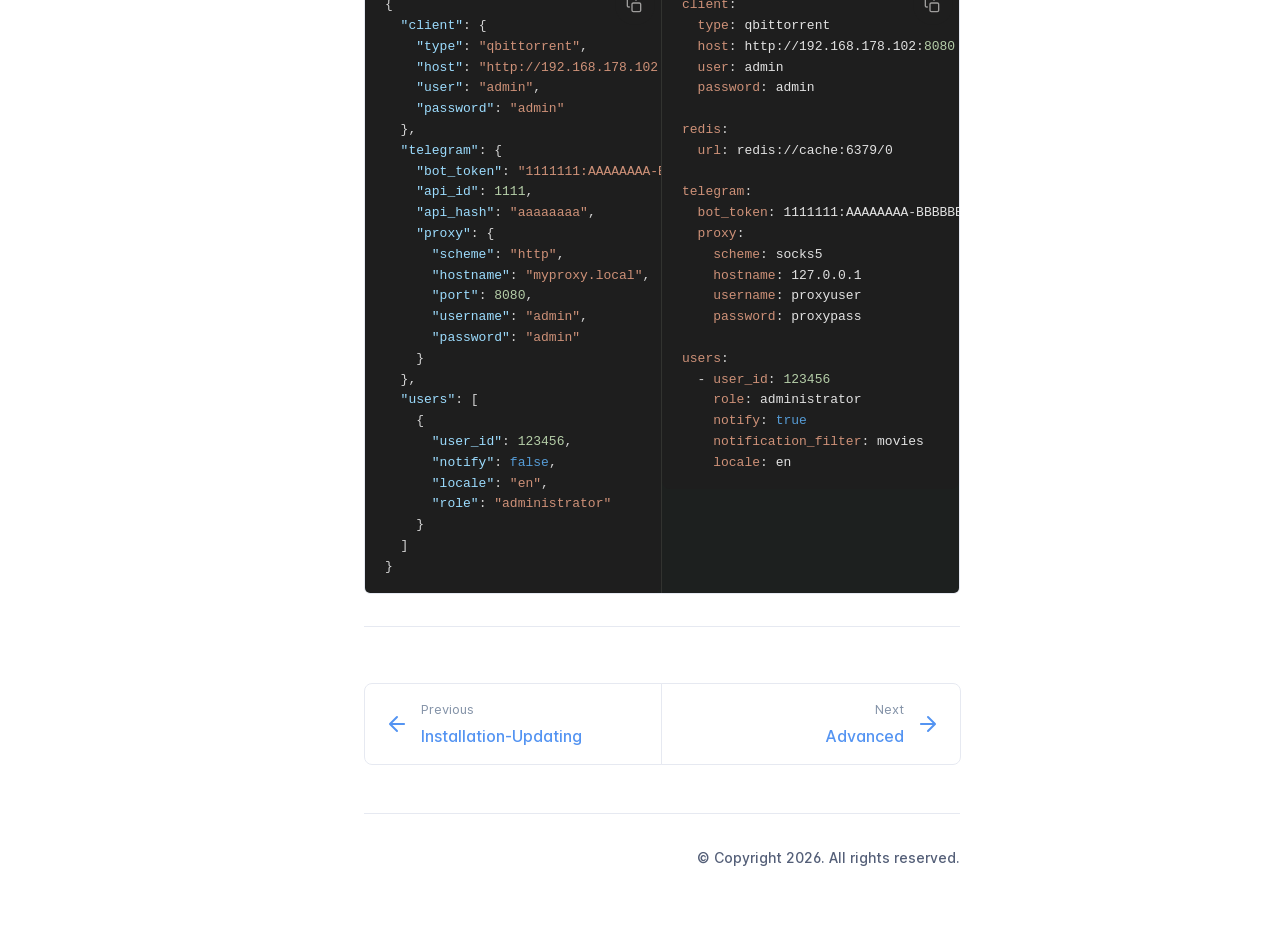
<file: getting_started/migrating_to_v3/index.html>
<!DOCTYPE html>
<html lang="en" class="h-full">
<head>
    <meta charset="UTF-8">
    <meta name="viewport" content="width=device-width,initial-scale=1">
    <meta name="color-scheme" content="light dark">
    <meta name="turbo-root" content="/QBittorrentBot">
    <meta name="turbo-cache-control" content="no-cache" data-turbo-track="reload" data-track-token="4.6.0.843993634672">

    <!-- See retype.com -->
    <meta name="generator" content="Retype 4.6.0">

    <!-- Primary Meta Tags -->
    <title>Migrating to V3</title>
    <meta name="title" content="Migrating to V3">
    <meta name="description" content="Version 3 of QBittorrentBot introduces significant internal changes, including a full rewrite of the codebase, the switch to Aiogram, and new runtime data management via Redis.">

    <!-- Canonical -->
    <link rel="canonical" href="https://ch3p4ll3.github.io/QBittorrentBot/getting_started/migrating_to_v3/">
    <link rel="sitemap" type="application/xml" title="Sitemap" href="https://ch3p4ll3.github.io/QBittorrentBot/sitemap.xml">

    <!-- Open Graph -->
    <meta property="og:type" content="website">
    <meta property="og:url" content="https://ch3p4ll3.github.io/QBittorrentBot/getting_started/migrating_to_v3/">
    <meta property="og:title" content="Migrating to V3">
    <meta property="og:description" content="Version 3 of QBittorrentBot introduces significant internal changes, including a full rewrite of the codebase, the switch to Aiogram, and new runtime data management via Redis.">
    <meta property="og:site_name" content="QBittorrentBot">
    <meta property="og:locale" content="en_US">

    <!-- Twitter -->
    <meta name="twitter:card" content="summary_large_image">
    <meta name="twitter:url" content="https://ch3p4ll3.github.io/QBittorrentBot/getting_started/migrating_to_v3/">
    <meta name="twitter:title" content="Migrating to V3">
    <meta name="twitter:description" content="Version 3 of QBittorrentBot introduces significant internal changes, including a full rewrite of the codebase, the switch to Aiogram, and new runtime data management via Redis.">

    <!-- Alternate Markdown -->
    <link rel="alternate" type="text/markdown" href="https://ch3p4ll3.github.io/QBittorrentBot/getting_started/migrating_to_v3.md">

    <script data-cfasync="false">(function(){var cl=document.documentElement.classList,ls=localStorage.getItem("retype_scheme"),hd=cl.contains("dark"),hl=cl.contains("light"),wm=window.matchMedia&&window.matchMedia("(prefers-color-scheme: dark)").matches;if(ls==="dark"||(!ls&&wm&&!hd&&!hl)){cl.remove("light");cl.add("dark")}else if(ls==="light"||(!ls&&!wm&&!hd&&!hl)){cl.remove("dark");cl.add("light")}})();</script>

    <link href="../../resources/css/retype.css?v=4.6.0.843993634672" rel="stylesheet">

    <script data-cfasync="false" src="../../resources/js/config.js?v=4.6.0.843993634672" data-turbo-eval="false" defer></script>
    <script data-cfasync="false" src="../../resources/js/retype.js?v=4.6.0" data-turbo-eval="false" defer></script>
    <script id="lunr-js" data-cfasync="false" src="../../resources/js/lunr.js?v=4.6.0.843993634672" data-turbo-eval="false" defer></script>
    <script id="prism-js" data-cfasync="false" src="../../resources/js/prism.js?v=4.6.0.843993634672" defer></script>
</head>
<body>
    <div id="retype-app" class="relative text-base antialiased text-base-text bg-base-bg font-body">
    <div class="absolute bottom-0 left-0" style="top: 5rem; right: 50%"></div>

    <header id="retype-header" class="sticky top-0 z-30 flex w-full h-16 bg-header-bg border-b border-header-border md:h-20">
        <div class="container relative flex items-center justify-between pr-6 grow md:justify-start">
            <!-- Mobile menu button skeleton -->
            <button v-cloak class="skeleton retype-mobile-menu-button flex items-center justify-center shrink-0 overflow-hidden dark:text-white focus:outline-hidden rounded-full w-10 h-10 ml-3.5 md:hidden"><svg xmlns="http://www.w3.org/2000/svg" class="mb-px shrink-0" width="24" height="24" viewBox="0 0 24 24" role="presentation" style="margin-bottom: 0px;"><g fill="currentColor"><path d="M2 4h20v2H2zM2 11h20v2H2zM2 18h20v2H2z"></path></g></svg></button>
            <div v-cloak id="retype-sidebar-left-toggle-button"></div>
    
            <!-- Logo -->
            <div class="flex items-center justify-between h-full py-2 md:w-75">
                <div class="flex items-center px-2 md:px-6">
                    <a id="retype-branding-logo" href="https://ch3p4ll3.github.io/QBittorrentBot/" class="flex items-center leading-snug text-xl">
                        <span class="dark:text-white font-bold line-clamp-1 md:line-clamp-2">QBittorrentBot</span>
                    </a><span id="retype-branding-label" class="inline-flex mt-1 px-2 py-1 ml-4 text-xs font-medium leading-none items-center rounded-md bg-branding-label-bg text-branding-label-text ring-1 ring-branding-label-border ring-inset md:inline-block">Docs</span>
                </div>
    
                <span class="hidden h-8 border-r md:inline-block border-base-border"></span>
            </div>
    
            <div class="flex justify-between md:grow">
                <!-- Top Nav -->
                <nav id="retype-header-nav" class="hidden md:flex">
                    <ul class="flex flex-col mb-4 md:pl-16 md:mb-0 md:flex-row md:items-center">
                        <li class="mr-6">
                            <a class="py-2 md:mb-0 inline-flex items-center text-sm whitespace-nowrap transition-colors duration-200 ease-linear md:text-header-text font-header-text hover:text-header-text-hover" href="../../getting_started/">Getting Started</a>
                        </li>
    
                    </ul>
                </nav>
    
                <div v-cloak class="flex justify-end grow">
                    <div id="retype-mobile-search-button"></div>
                    <doc-search-desktop></doc-search-desktop>
    
                    <doc-theme-switch class="lg:ml-2"></doc-theme-switch>
                    <doc-history></doc-history>
                </div>
            </div>
        </div>
    </header>


    <div id="retype-container" class="container relative flex bg-white">
        <!-- Sidebar Skeleton -->
        <div v-cloak class="fixed flex flex-col shrink-0 duration-300 ease-in-out bg-sidebar-left-bg border-sidebar-left-border sidebar top-20 w-75 border-r h-screen md:sticky transition-transform skeleton">
        
            <div class="flex items-center h-16 px-6">
                <input id="retype-filter-input-mock" class="w-full h-10 pl-8 px-3 py-2 transition-colors duration-200 ease-linear bg-filter-bg border border-filter-border rounded-lg shadow-none md:text-sm hover:border-filter-border-hover focus:outline-hidden focus:border-filter-border-focus placeholder-filter-placeholder" type="text">
            </div>
        
            <div class="pl-6 mt-1 mb-4">
                <div class="w-32 h-3 mb-4 bg-skeleton-bg rounded-full loading"></div>
                <div class="w-48 h-3 mb-4 bg-skeleton-bg rounded-full loading"></div>
                <div class="w-40 h-3 mb-4 bg-skeleton-bg rounded-full loading"></div>
                <div class="w-32 h-3 mb-4 bg-skeleton-bg rounded-full loading"></div>
                <div class="w-48 h-3 mb-4 bg-skeleton-bg rounded-full loading"></div>
                <div class="w-40 h-3 mb-4 bg-skeleton-bg rounded-full loading"></div>
            </div>
        
            <div class="shrink-0 mt-auto bg-transparent dark:border-base-border">
                <a class="flex items-center justify-center flex-nowrap h-16 text-gray-350 dark:text-dark-400 hover:text-gray-600 dark:hover:text-dark-300 transition-colors duration-150 ease-in docs-powered-by" target="_blank" href="https://retype.com/" rel="noopener">
                    <span class="text-xs whitespace-nowrap">Powered by</span>
                    <svg xmlns="http://www.w3.org/2000/svg" class="ml-2" fill="currentColor" width="96" height="20" overflow="visible"><path d="M0 0v20h13.59V0H0zm11.15 17.54H2.44V2.46h8.71v15.08zM15.8 20h2.44V4.67L15.8 2.22zM20.45 6.89V20h2.44V9.34z"/><g><path d="M40.16 8.44c0 1.49-.59 2.45-1.75 2.88l2.34 3.32h-2.53l-2.04-2.96h-1.43v2.96h-2.06V5.36h3.5c1.43 0 2.46.24 3.07.73s.9 1.27.9 2.35zm-2.48 1.1c.26-.23.38-.59.38-1.09 0-.5-.13-.84-.4-1.03s-.73-.28-1.39-.28h-1.54v2.75h1.5c.72 0 1.2-.12 1.45-.35zM51.56 5.36V7.2h-4.59v1.91h4.13v1.76h-4.13v1.92h4.74v1.83h-6.79V5.36h6.64zM60.09 7.15v7.48h-2.06V7.15h-2.61V5.36h7.28v1.79h-2.61zM70.81 14.64h-2.06v-3.66l-3.19-5.61h2.23l1.99 3.45 1.99-3.45H74l-3.19 5.61v3.66zM83.99 6.19c.65.55.97 1.4.97 2.55s-.33 1.98-1 2.51-1.68.8-3.04.8h-1.23v2.59h-2.06V5.36h3.26c1.42 0 2.45.28 3.1.83zm-1.51 3.65c.25-.28.37-.69.37-1.22s-.16-.92-.48-1.14c-.32-.23-.82-.34-1.5-.34H79.7v3.12h1.38c.68 0 1.15-.14 1.4-.42zM95.85 5.36V7.2h-4.59v1.91h4.13v1.76h-4.13v1.92H96v1.83h-6.79V5.36h6.64z"/></g></svg>
                </a>
            </div>
        </div>
        
        <!-- Sidebar component -->
        <doc-sidebar v-cloak>
            <template #sidebar-footer>
                <div class="shrink-0 mt-auto border-t md:bg-transparent md:border-none dark:border-base-border">
        
                    <div class="py-3 px-6 md:hidden border-b dark:border-base-border">
                        <nav>
                            <ul class="flex flex-wrap justify-center items-center">
                                <li class="mr-6">
                                    <a class="block py-1 inline-flex items-center text-sm whitespace-nowrap transition-colors duration-200 ease-linear md:text-header-text font-header-text hover:text-header-text-hover" href="../../getting_started/">Getting Started</a>
                                </li>
        
                            </ul>
                        </nav>
                    </div>
        
                    <a class="flex items-center justify-center flex-nowrap h-16 text-gray-350 dark:text-dark-400 hover:text-gray-600 dark:hover:text-dark-300 transition-colors duration-150 ease-in docs-powered-by" target="_blank" href="https://retype.com/" rel="noopener">
                        <span class="text-xs whitespace-nowrap">Powered by</span>
                        <svg xmlns="http://www.w3.org/2000/svg" class="ml-2" fill="currentColor" width="96" height="20" overflow="visible"><path d="M0 0v20h13.59V0H0zm11.15 17.54H2.44V2.46h8.71v15.08zM15.8 20h2.44V4.67L15.8 2.22zM20.45 6.89V20h2.44V9.34z"/><g><path d="M40.16 8.44c0 1.49-.59 2.45-1.75 2.88l2.34 3.32h-2.53l-2.04-2.96h-1.43v2.96h-2.06V5.36h3.5c1.43 0 2.46.24 3.07.73s.9 1.27.9 2.35zm-2.48 1.1c.26-.23.38-.59.38-1.09 0-.5-.13-.84-.4-1.03s-.73-.28-1.39-.28h-1.54v2.75h1.5c.72 0 1.2-.12 1.45-.35zM51.56 5.36V7.2h-4.59v1.91h4.13v1.76h-4.13v1.92h4.74v1.83h-6.79V5.36h6.64zM60.09 7.15v7.48h-2.06V7.15h-2.61V5.36h7.28v1.79h-2.61zM70.81 14.64h-2.06v-3.66l-3.19-5.61h2.23l1.99 3.45 1.99-3.45H74l-3.19 5.61v3.66zM83.99 6.19c.65.55.97 1.4.97 2.55s-.33 1.98-1 2.51-1.68.8-3.04.8h-1.23v2.59h-2.06V5.36h3.26c1.42 0 2.45.28 3.1.83zm-1.51 3.65c.25-.28.37-.69.37-1.22s-.16-.92-.48-1.14c-.32-.23-.82-.34-1.5-.34H79.7v3.12h1.38c.68 0 1.15-.14 1.4-.42zM95.85 5.36V7.2h-4.59v1.91h4.13v1.76h-4.13v1.92H96v1.83h-6.79V5.36h6.64z"/></g></svg>
                    </a>
                </div>
            </template>
        </doc-sidebar>

        <div class="grow min-w-0 bg-body-bg">
            <!-- Render "toolbar" template here on api pages --><!-- Render page content -->
<div class="flex">
    <div id="retype-main" class="min-w-0 p-4 grow md:px-16">
        <main class="relative pb-12 lg:pt-2">
            <div class="relative retype-markdown" id="retype-content">
                <!-- Rendered if sidebar right is enabled -->
                <div id="retype-sidebar-right-toggle"></div>
                <doc-page-actions></doc-page-actions>

                <!-- Page content  -->
<h1 id="migrating-to-v3">Migrating to V3</h1>
<p>Version 3 of QBittorrentBot introduces significant internal changes, including a full rewrite of the codebase, the switch to <strong>Aiogram</strong>, and new runtime data management via <strong>Redis</strong>. The configuration file format has also changed. This section explains the main differences and what you need to do to migrate from previous versions.</p>
<hr>
<h2 id="major-changes-in-v3">Major Changes in V3</h2>
<h3 id="project-and-libraries">Project and Libraries</h3>
<ul>
<li>The entire project has been <strong>rewritten</strong> for better performance and maintainability.</li>
<li><strong>UV</strong> (<a href="https://docs.astral.sh/uv/">Universal Virtual Environment</a>) is now used to manage dependencies and the project environment.</li>
<li>The Telegram library is now <strong>Aiogram</strong>, a fully asynchronous framework replacing Pyrogram (deprecated).</li>
<li><strong>Database support has been removed.</strong> Redis is now used to store all runtime data, statuses, and cached information.</li>
<li>The bot is now fully asynchronous, more robust, and optimized for larger workloads.</li>
</ul>
<p><strong>Future improvements:</strong></p>
<ul>
<li>Implement Aiogram FSM for better state management</li>
<li>Make the client manager fully asynchronous</li>
<li>Add internalization (i18n) support using Aiogram</li>
</ul>
<hr>
<h3 id="configuration-changes">Configuration Changes</h3>
<p>The configuration file has been <strong>completely redesigned</strong>:</p>
<ul>
<li>Old <code translate="no" v-pre>config.json</code> → replaced by <strong><code translate="no" v-pre>config.yml</code></strong></li>
<li>
<p><strong>New fields:</strong></p>
<ul>
<li><code translate="no" v-pre>redis</code> → Redis connection string for runtime storage</li>
<li><code translate="no" v-pre>users.notification_filter</code> → optional filter to limit notifications to certain torrent categories</li>
</ul>
</li>
<li>Removed Pyrogram-specific fields (<code translate="no" v-pre>api_id</code> and <code translate="no" v-pre>api_hash</code>). Now <strong>only the Telegram bot token</strong> is required.</li>
<li>Automatic configuration reload is supported — <strong>most changes take effect without restarting the bot</strong>, except when changing the Telegram bot token or redis url.</li>
</ul>
<p>For more information please, check the <a href="../configuration_file/">configuration file</a> page</p>
<hr>
<h3 id="v2-vs-v3-configuration">V2 vs V3 Configuration</h3>
<div class="mb-6 overflow-hidden border rounded-md docs-columns dark:border-base-border" style="grid-template-columns: repeat(2, minmax(0, 1fr));">
    <div class="flex items-center px-5 py-3 font-mono leading-snug text-white docs-columns-code-title border-r">
        <span>V2</span>
    </div>
    <div class="flex items-center px-5 py-3 font-mono leading-snug text-white docs-columns-code-title">
        <span>V3</span>
    </div>
    <div class="docs-columns-code docs-columns-content border-r border-base-border">
<div class="codeblock-wrapper"><doc-codeblock>
<pre translate="no" class="language-json"><code v-pre class="language-json">{
  &quot;client&quot;: {
    &quot;type&quot;: &quot;qbittorrent&quot;,
    &quot;host&quot;: &quot;http://192.168.178.102:8080&quot;,
    &quot;user&quot;: &quot;admin&quot;,
    &quot;password&quot;: &quot;admin&quot;
  },
  &quot;telegram&quot;: {
    &quot;bot_token&quot;: &quot;1111111:AAAAAAAA-BBBBBBBBB&quot;,
    &quot;api_id&quot;: 1111,
    &quot;api_hash&quot;: &quot;aaaaaaaa&quot;,
    &quot;proxy&quot;: {
      &quot;scheme&quot;: &quot;http&quot;,
      &quot;hostname&quot;: &quot;myproxy.local&quot;,
      &quot;port&quot;: 8080,
      &quot;username&quot;: &quot;admin&quot;,
      &quot;password&quot;: &quot;admin&quot;
    }
  },
  &quot;users&quot;: [
    {
      &quot;user_id&quot;: 123456,
      &quot;notify&quot;: false,
      &quot;locale&quot;: &quot;en&quot;,
      &quot;role&quot;: &quot;administrator&quot;
    }
  ]
}</code></pre>
</doc-codeblock></div>
    </div>
    <div class="docs-columns-code docs-columns-content">
<div class="codeblock-wrapper"><doc-codeblock>
<pre translate="no" class="language-yaml"><code v-pre class="language-yaml">client:
  type: qbittorrent
  host: http://192.168.178.102:8080
  user: admin
  password: admin

redis:
  url: redis://cache:6379/0

telegram:
  bot_token: 1111111:AAAAAAAA-BBBBBBBBB
  proxy:
    scheme: socks5
    hostname: 127.0.0.1
    username: proxyuser
    password: proxypass

users:
  - user_id: 123456
    role: administrator
    notify: true
    notification_filter: movies
    locale: en</code></pre>
</doc-codeblock></div>
    </div>
</div>
<hr>

                
                <!-- Required only on API pages -->
                <doc-toolbar-member-filter-no-results></doc-toolbar-member-filter-no-results>
            </div>
            <footer id="retype-content-footer" class="clear-both">
            
                <nav id="retype-nextprev" class="print:hidden flex mt-14">
                    <div class="w-1/2">
                        <a class="px-5 py-4 h-full flex items-center break-normal font-medium text-body-link border border-base-border hover:border-base-border-hover rounded-l-lg transition-colors duration-150 relative hover:z-5" href="../../getting_started/installation/">
                            <svg xmlns="http://www.w3.org/2000/svg" class="mr-3" width="24" height="24" viewBox="0 0 24 24" fill="currentColor" overflow="visible"><path d="M19 11H7.41l5.29-5.29a.996.996 0 10-1.41-1.41l-7 7a1 1 0 000 1.42l7 7a1.024 1.024 0 001.42-.01.996.996 0 000-1.41L7.41 13H19c.55 0 1-.45 1-1s-.45-1-1-1z" /><path fill="none" d="M0 0h24v24H0z" /></svg>
                            <span>
                                <span class="block text-xs font-normal text-base-text-muted">Previous</span>
                                <span class="block mt-1">Installation-​Updating</span>
                            </span>
                        </a>
                    </div>
            
                    <div class="w-1/2">
                        <a class="px-5 py-4 -mx-px h-full flex items-center justify-end break-normal font-medium text-body-link border border-base-border hover:border-base-border-hover rounded-r-lg transition-colors duration-150 relative hover:z-5" href="../../advanced/">
                            <span>
                                <span class="block text-xs font-normal text-right text-base-text-muted">Next</span>
                                <span class="block mt-1">Advanced</span>
                            </span>
                            <svg xmlns="http://www.w3.org/2000/svg" class="ml-3" width="24" height="24" viewBox="0 0 24 24" fill="currentColor" overflow="visible"><path d="M19.92 12.38a1 1 0 00-.22-1.09l-7-7a.996.996 0 10-1.41 1.41l5.3 5.3H5c-.55 0-1 .45-1 1s.45 1 1 1h11.59l-5.29 5.29a.996.996 0 000 1.41c.19.2.44.3.7.3s.51-.1.71-.29l7-7c.09-.09.16-.21.21-.33z" /><path fill="none" d="M0 0h24v24H0z" /></svg>
                        </a>
                    </div>
                </nav>
            </footer>
        </main>

        <div id="retype-page-footer" class="print:border-none border-t border-base-border pt-6 mb-8">
            <footer class="flex flex-wrap items-center justify-between print:justify-center">
                <div id="retype-footer-links" class="print:hidden">
                    <ul class="flex flex-wrap items-center text-sm">
                    </ul>
                </div>
                <div id="retype-copyright" class="print:justify-center py-2 text-footer-text font-footer-link text-sm leading-relaxed"><p>© Copyright 2026. All rights reserved.</p></div>
            </footer>
        </div>
    </div>

    <!-- Rendered if sidebar right is enabled -->
    <!-- Sidebar right skeleton-->
    <div v-cloak class="fixed top-0 bottom-0 right-0 translate-x-full bg-sidebar-right-bg border-sidebar-right-border lg:sticky lg:border-l lg:shrink-0 lg:pt-6 lg:translate-x-0 sm:w-1/2 lg:w-64 lg:z-0 md:w-104 sidebar-right skeleton">
        <div class="pl-5">
            <div class="w-32 h-3 mb-4 bg-skeleton-bg rounded-full loading"></div>
            <div class="w-48 h-3 mb-4 bg-skeleton-bg rounded-full loading"></div>
            <div class="w-40 h-3 mb-4 bg-skeleton-bg rounded-full loading"></div>
        </div>
    </div>

    <!-- User should be able to hide sidebar right -->
    <doc-sidebar-right v-cloak></doc-sidebar-right>
</div>

        </div>
    </div>

    <doc-search-mobile></doc-search-mobile>
    <doc-back-to-top></doc-back-to-top>
</div>


    <div id="retype-overlay-target"></div>

        <script data-cfasync="false">window.__DOCS__ = { "title": "Migrating to V3", level: 2, icon: "file", hasPrism: true, hasInstagram: false, hasMermaid: false, hasMath: false, tocDepth: 23, "md": "/getting_started/migrating_to_v3.md" }</script>
</body>
</html>
</file>
